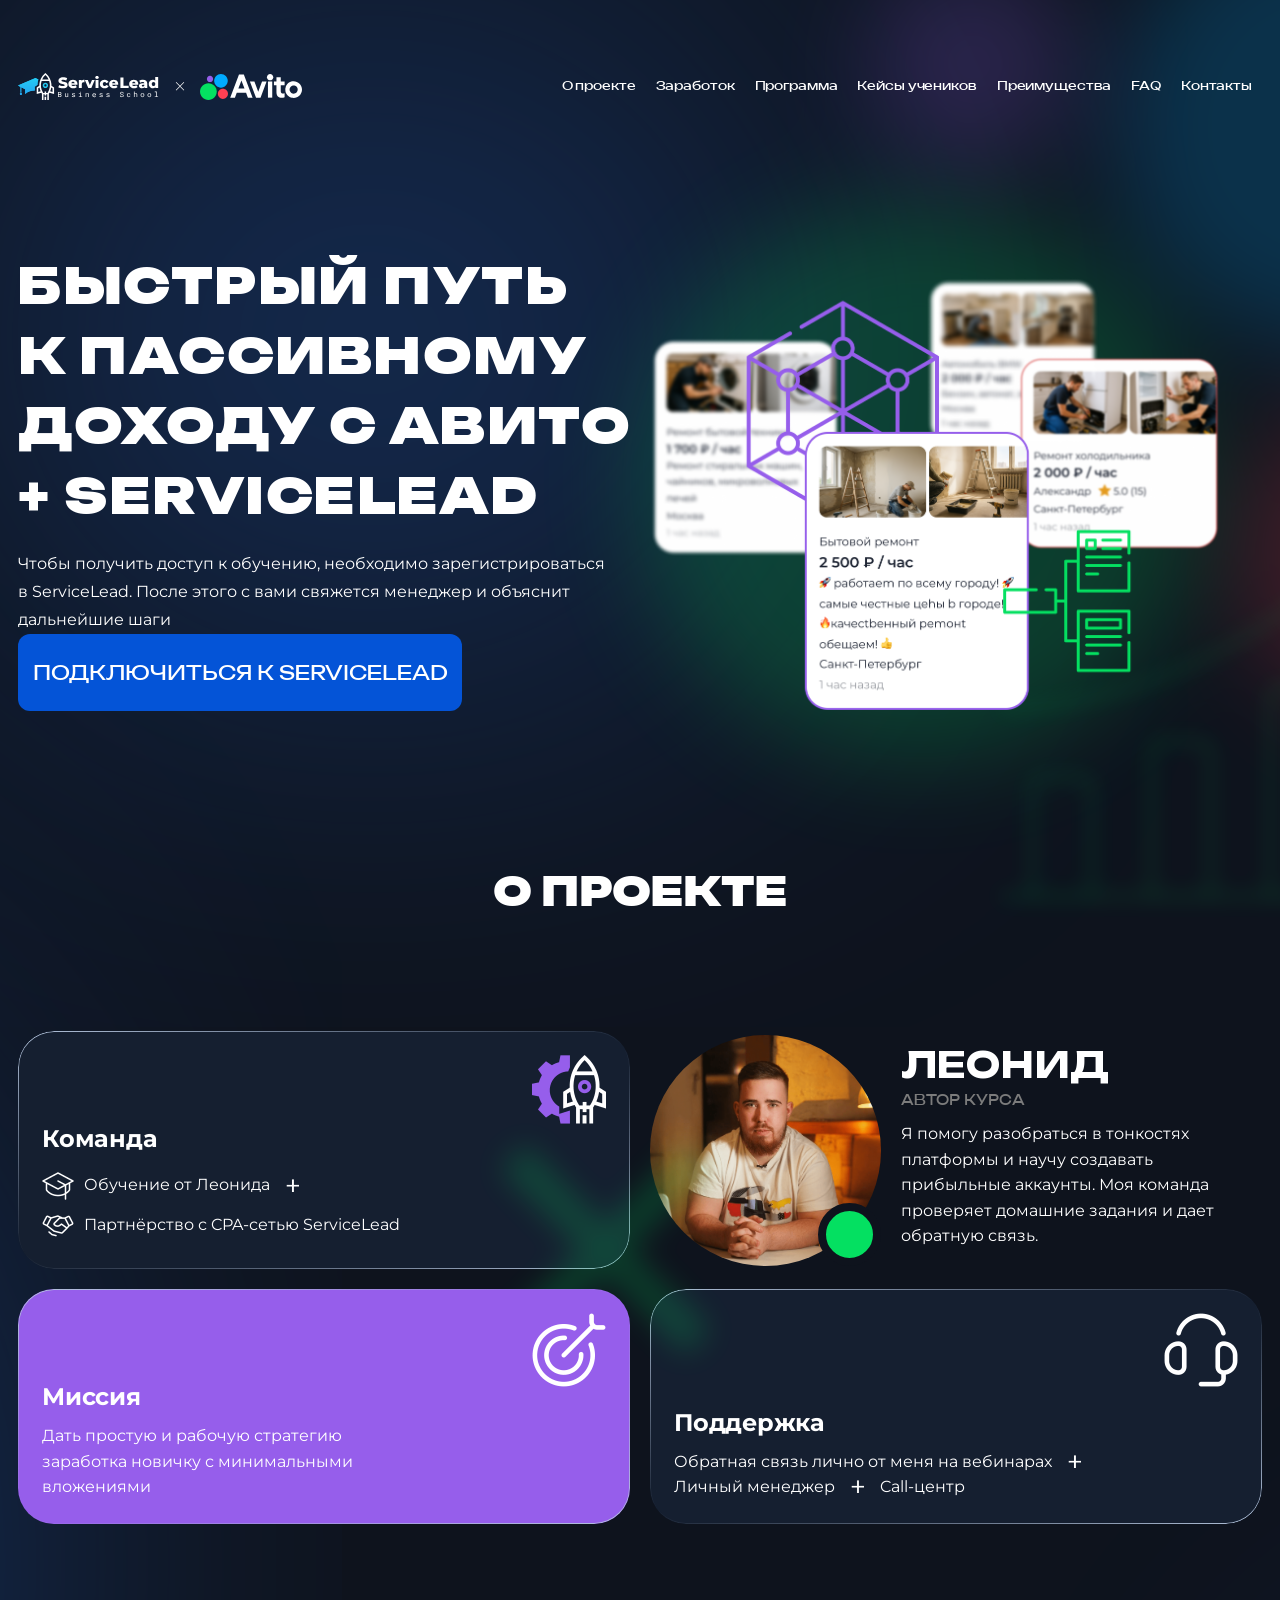
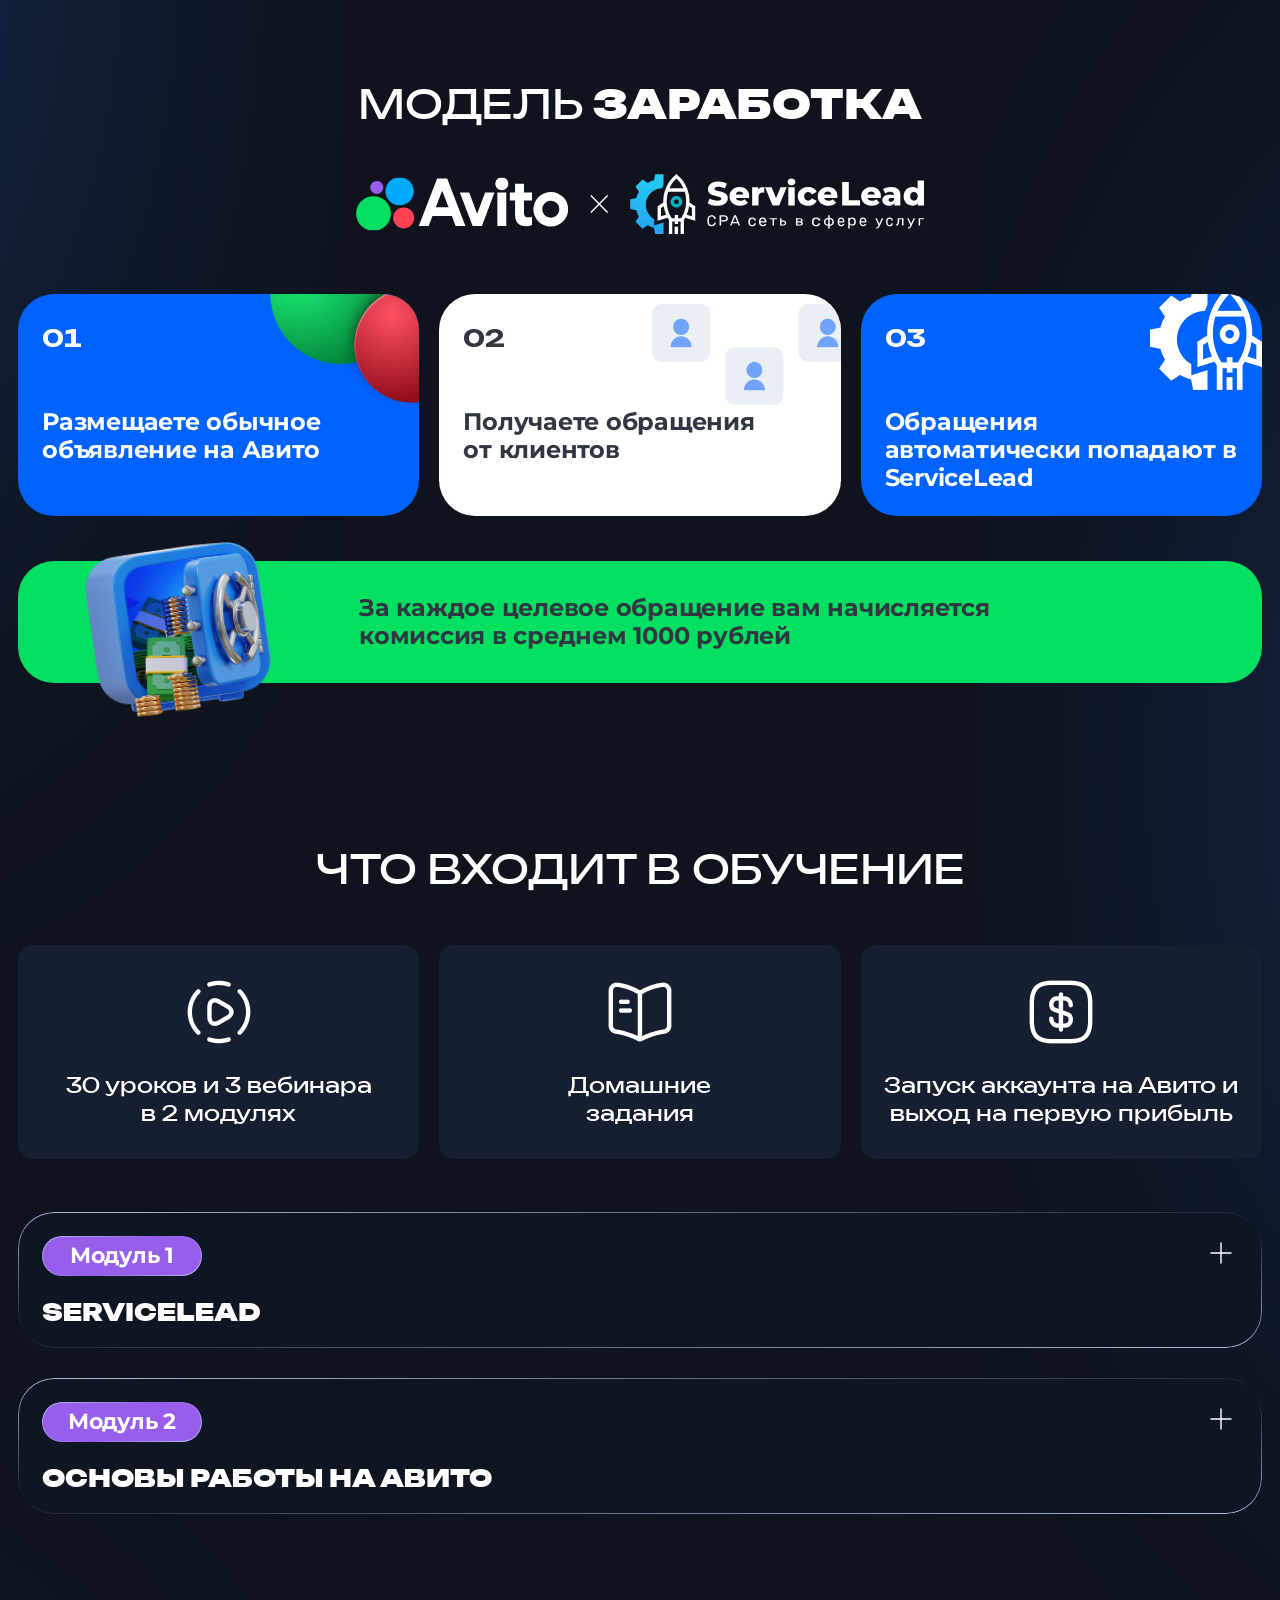
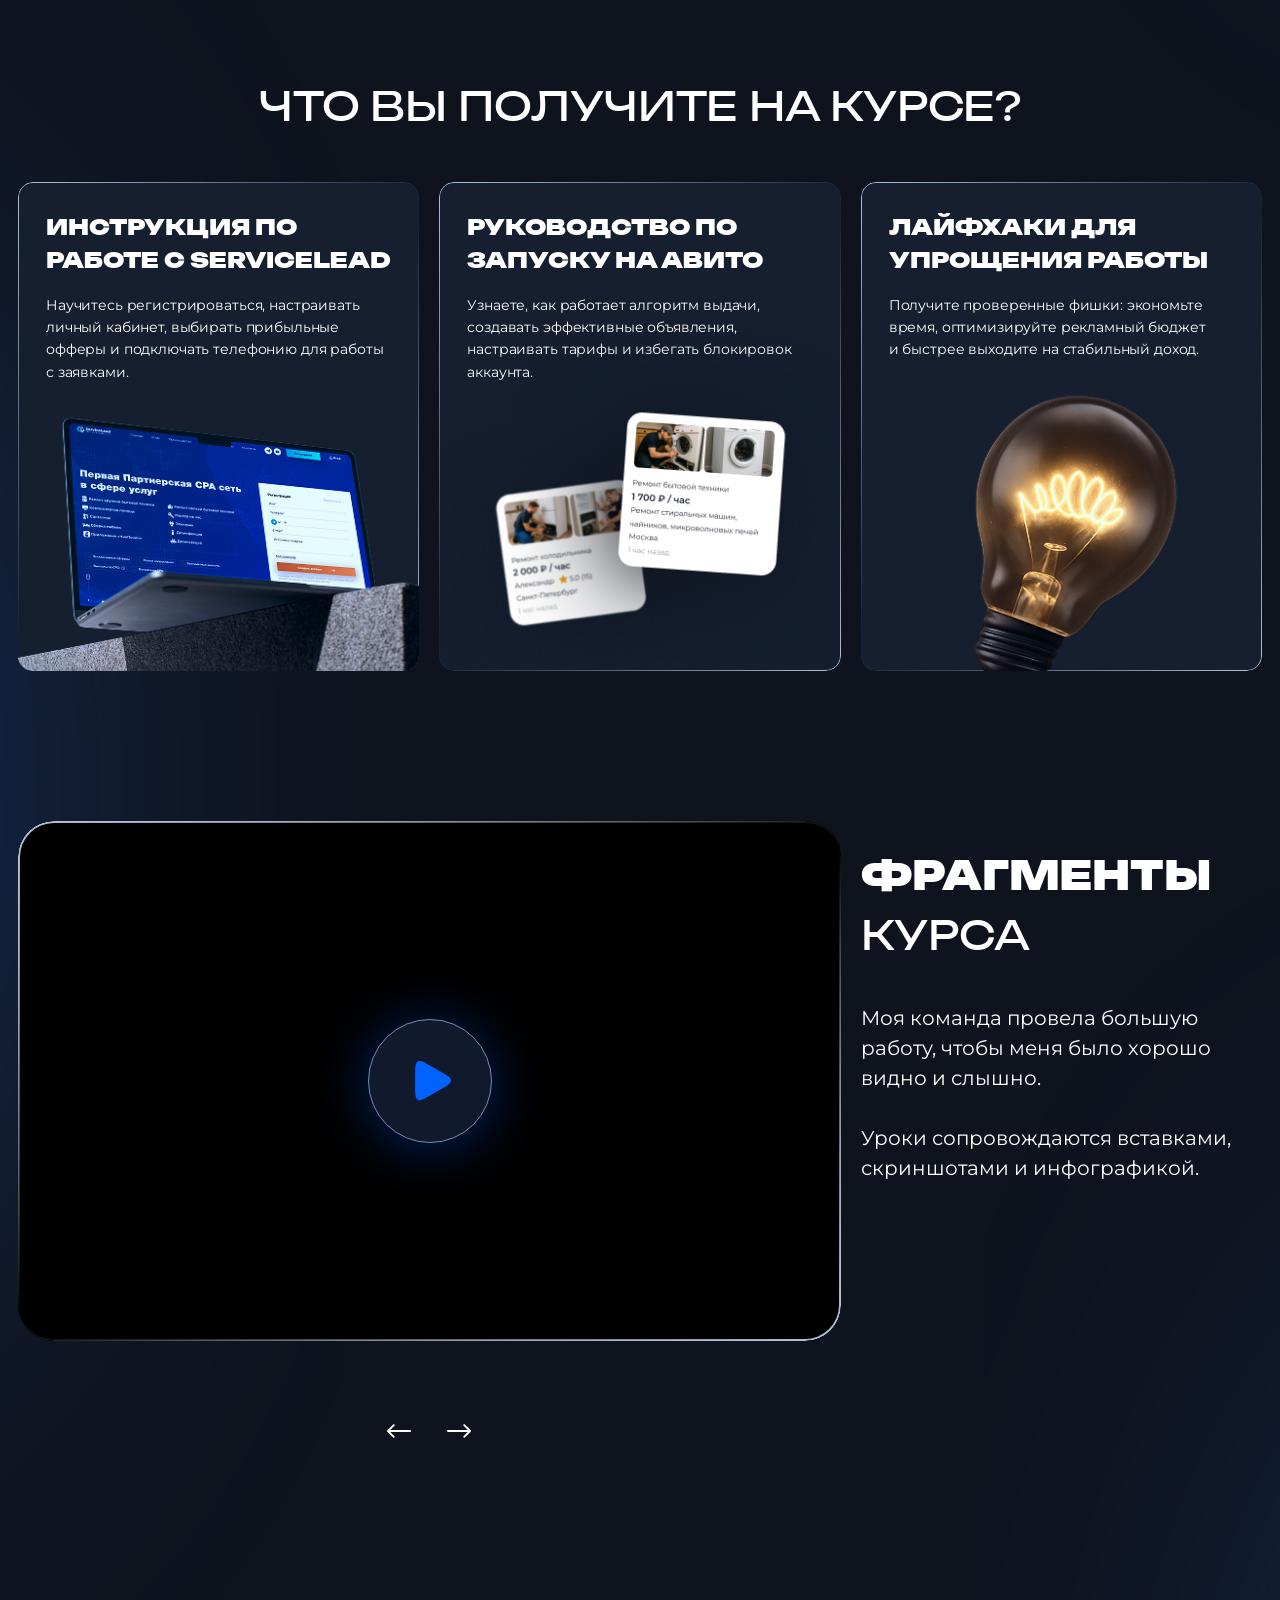
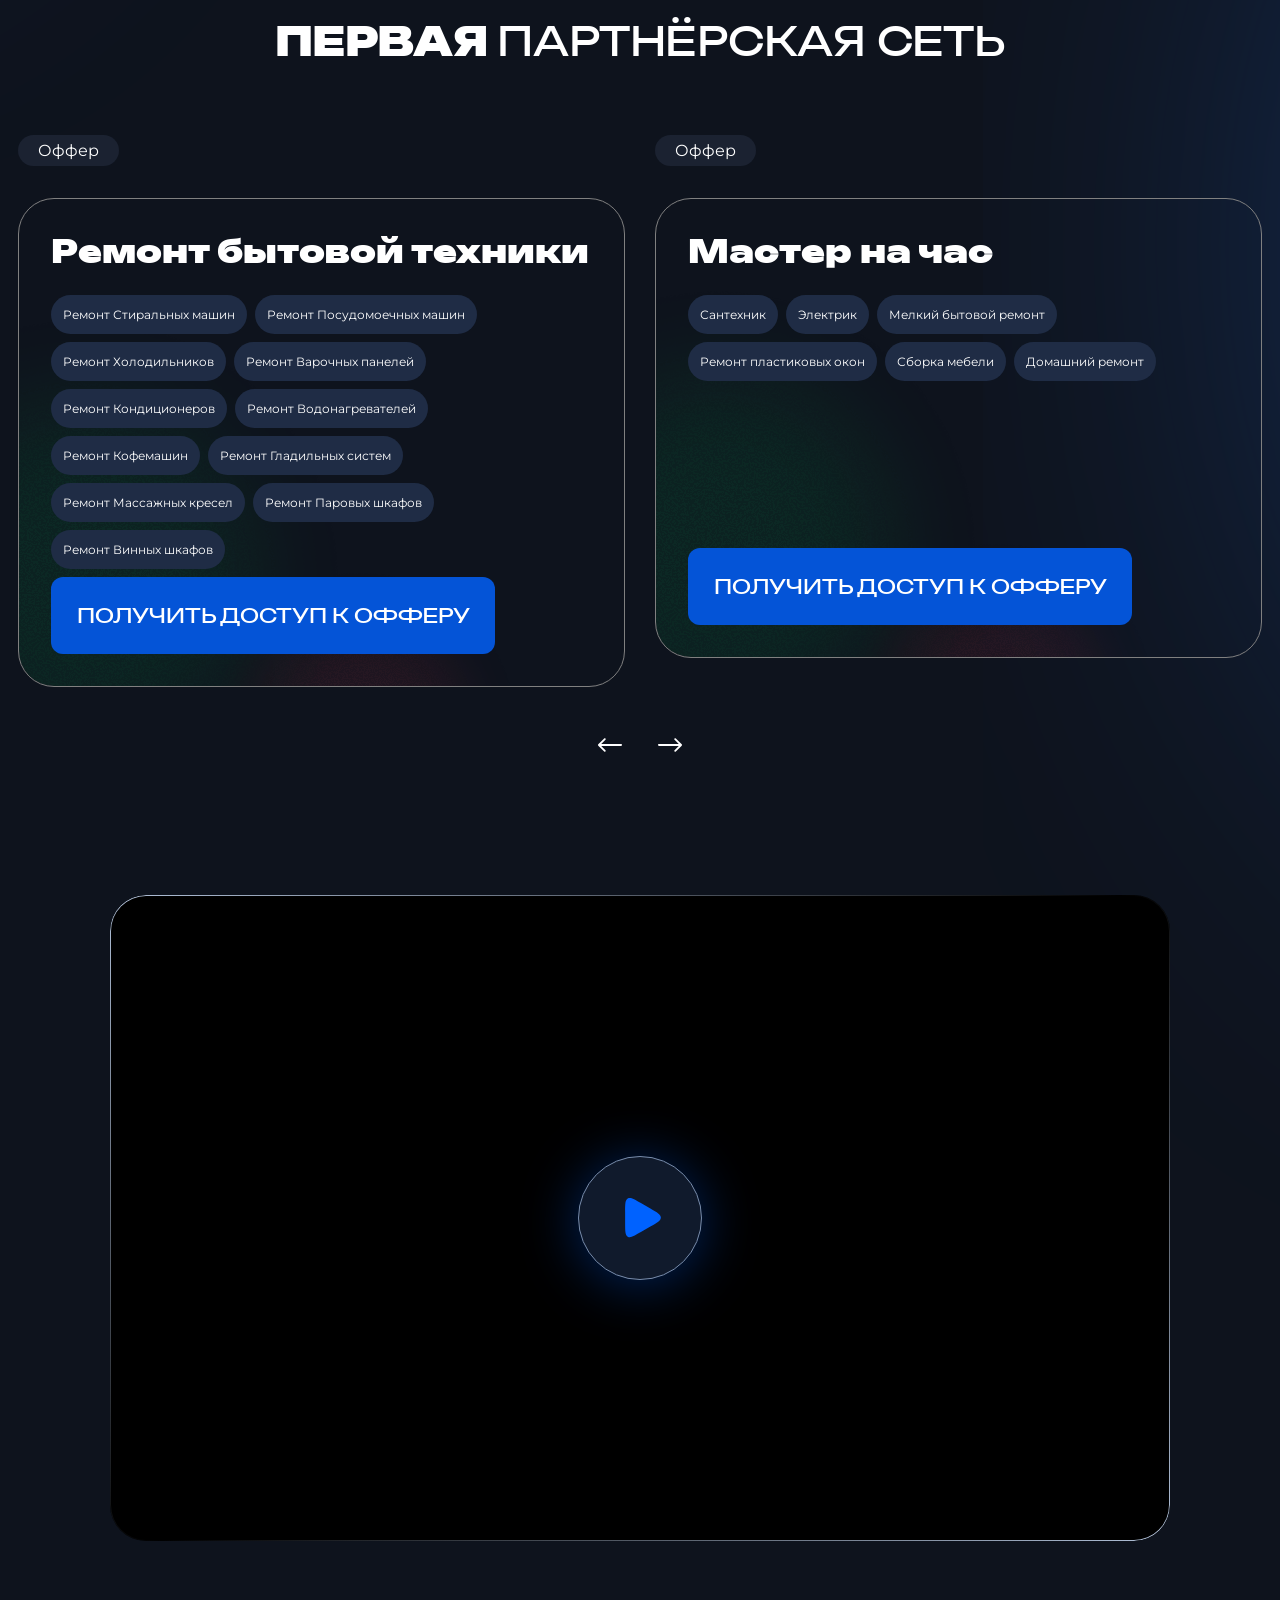
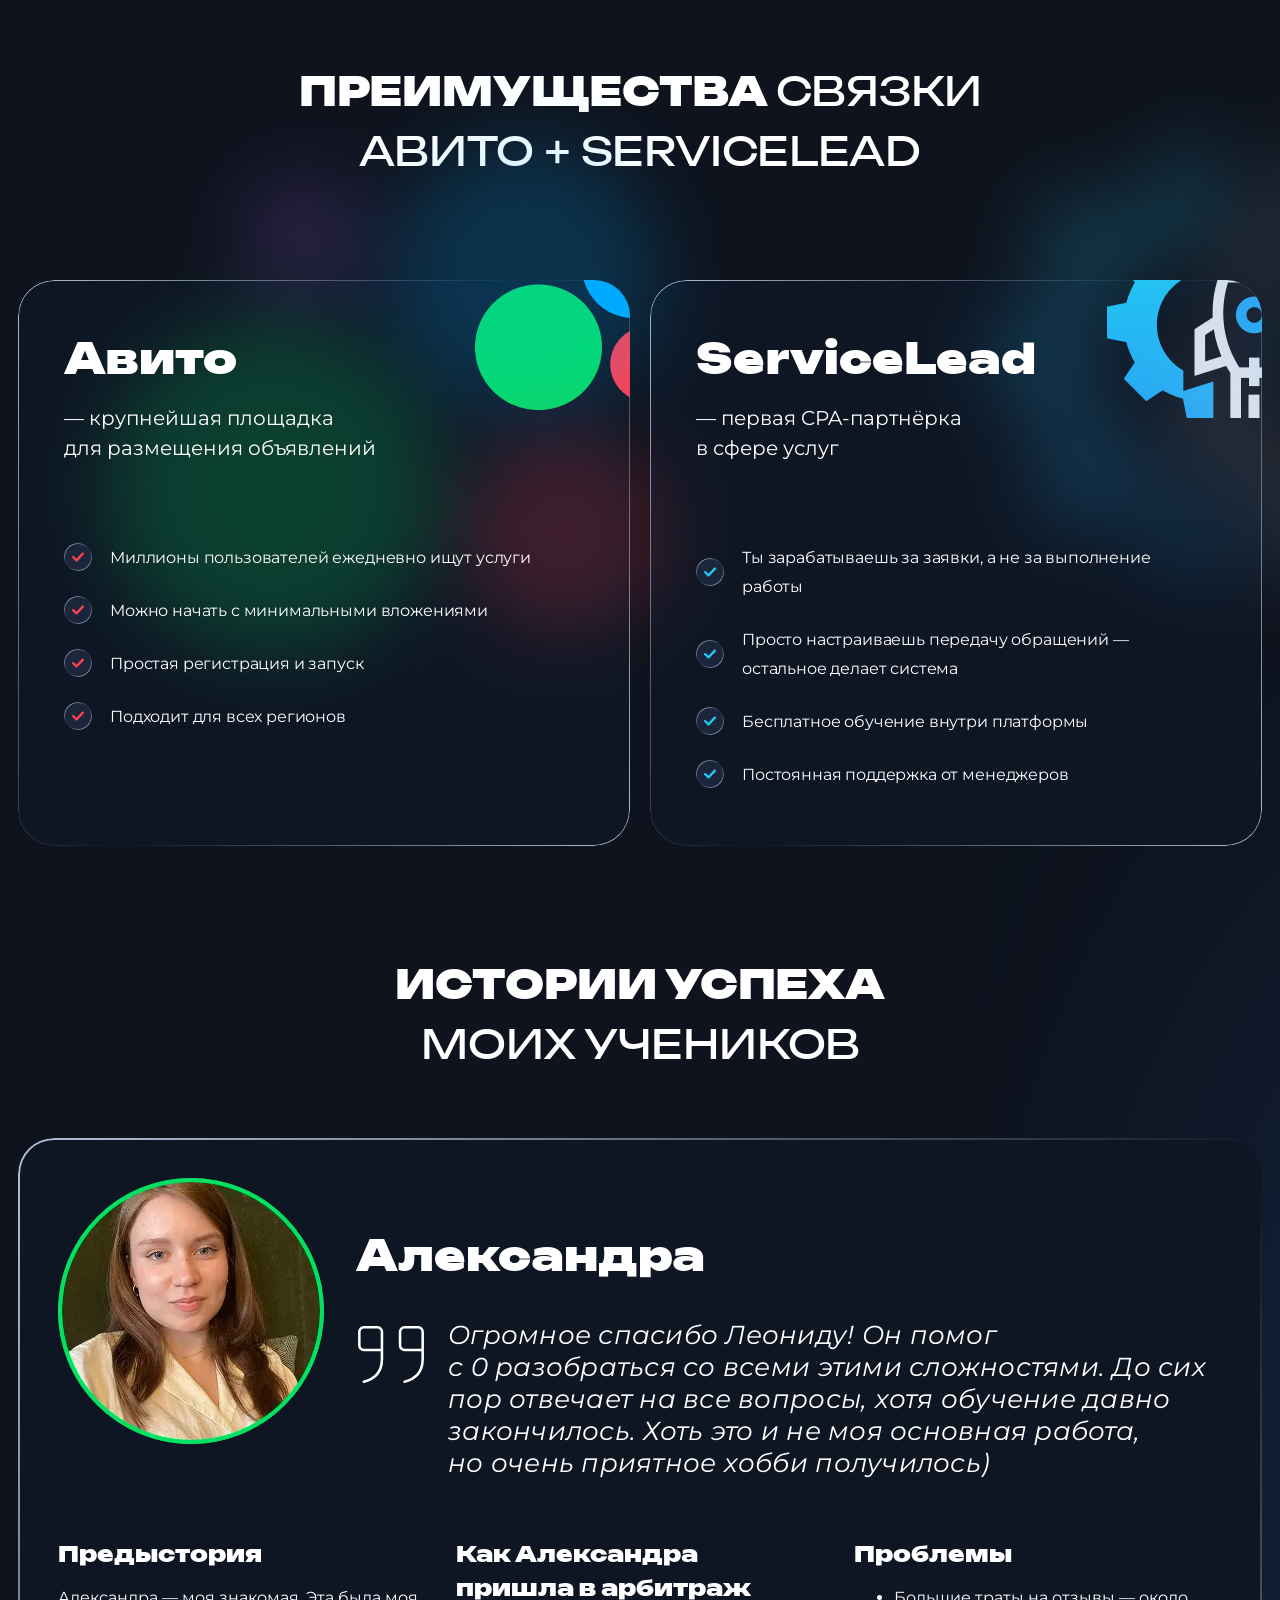
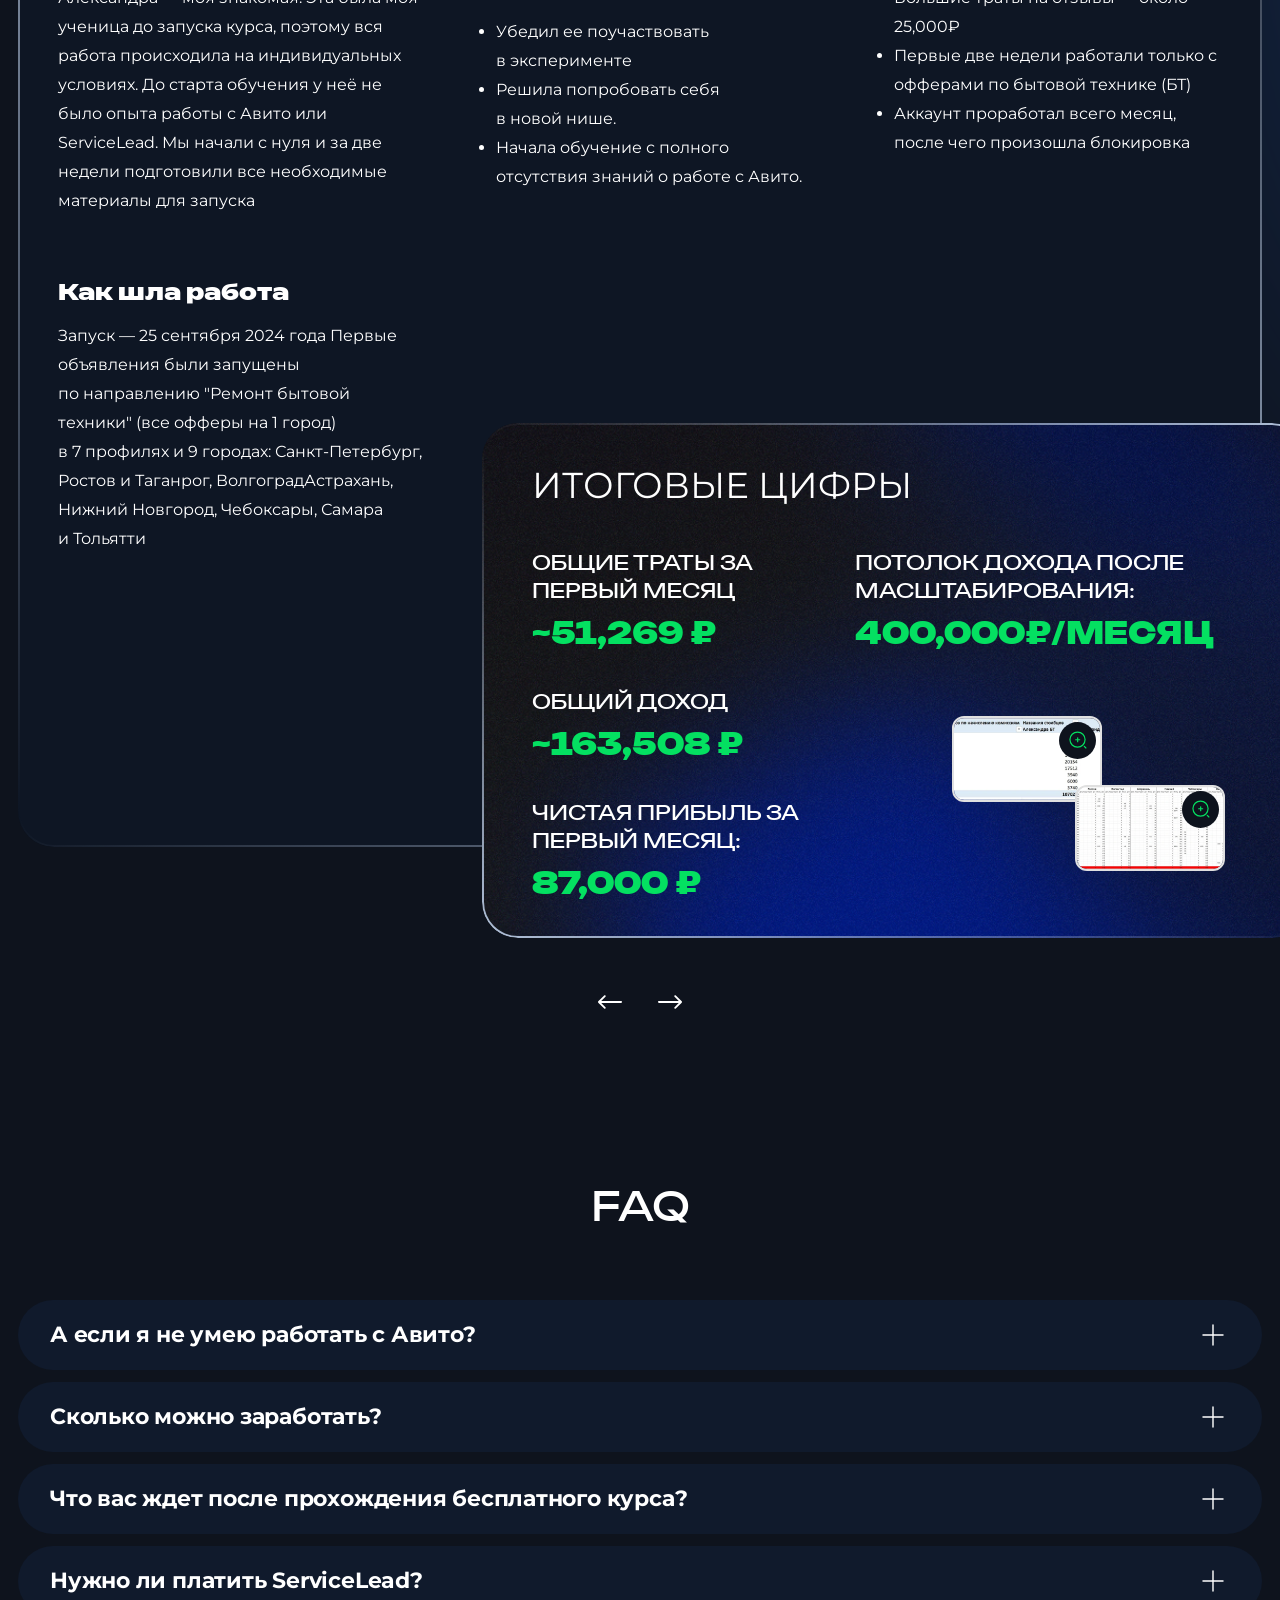
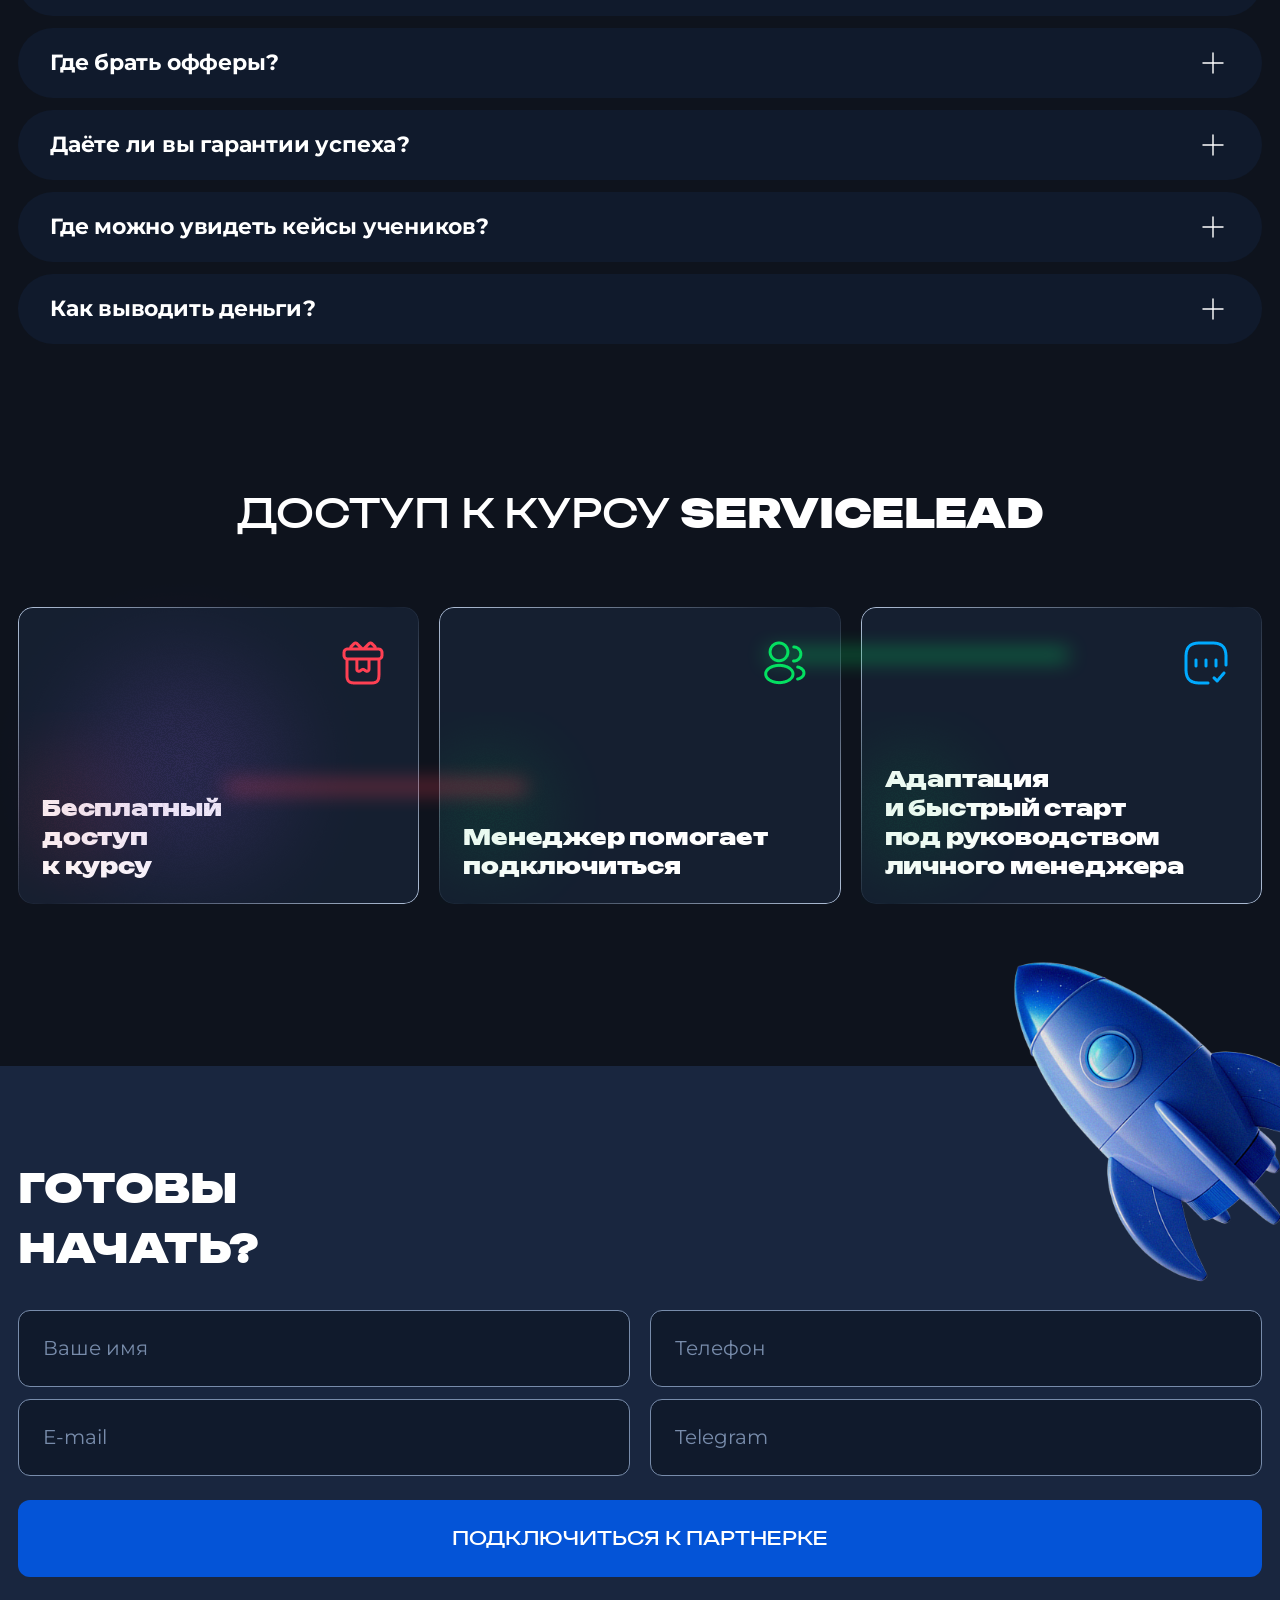
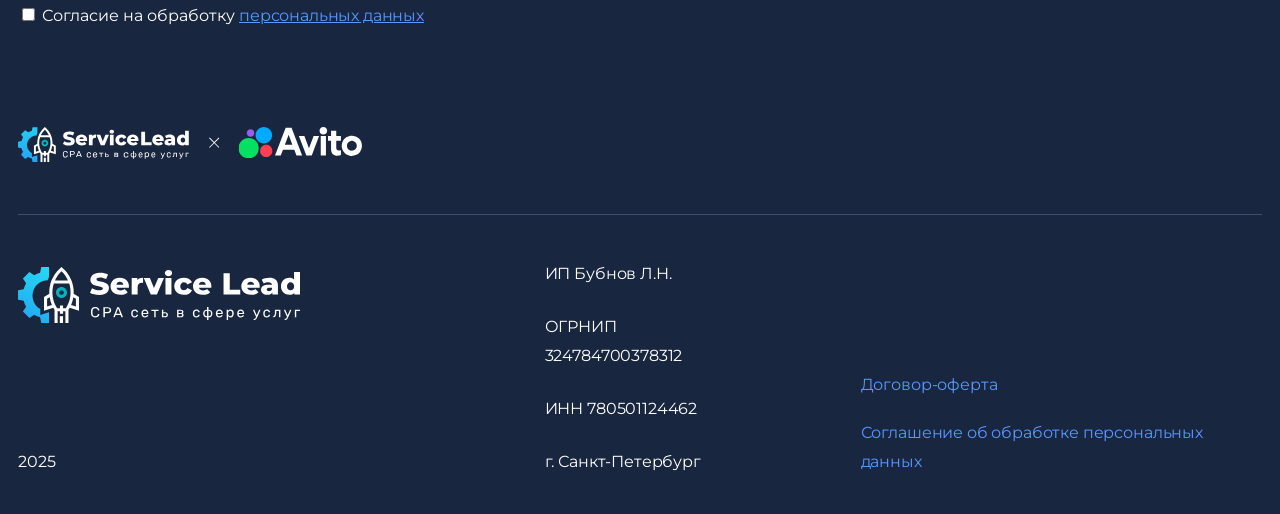
<file: index.html>
<!DOCTYPE html><html lang="ru">
<head>
  <meta charset="UTF-8">
  <meta name="viewport" content="width=360, initial-scale=1">
  <title>Авитолог — курсы по продвижению на Авито</title>
  <meta name="description" content="Пройдя курсы авитолога, вы обучитесь всем инструментам для профессиональной настройки рекламного трафика через Авито для вашего бизнеса. Обучение специалистов по Авито с партнерами в сфере услуг СервисЛид научат вас с нуля создавать, настраивать и запускать прибыльные рекламные кампании. Начни зарабатывать на Авито уже сегодня с партнерской программой ServiceLead!">
  <link rel="preconnect" href="https://fonts.googleapis.com">
  <link rel="preconnect" href="https://fonts.gstatic.com" crossorigin>
  <link href="https://fonts.googleapis.com/css2?family=Montserrat:ital,wght@0,100..900;1,100..900&amp;display=swap" rel="stylesheet">
  <link rel="stylesheet" href="assets/css/vendor.css">
  <link rel="stylesheet" href="assets/css/new.css">
  <link rel="stylesheet" href="assets/css/style.css">
  <link rel="icon" type="image/png" href="assets/favicon/favicon-96x96.png" sizes="96x96">
  <link rel="icon" type="image/svg+xml" href="assets/favicon/favicon.svg">
  <link rel="shortcut icon" href="assets/favicon/favicon.ico">
  <link rel="apple-touch-icon" sizes="180x180" href="assets/favicon/apple-touch-icon.png">
  <meta name="apple-mobile-web-app-title" content="SL Avito">
  <link rel="manifest" href="assets/favicon/site.webmanifest">
</head><body>

<header class="header">	 
	<div class="content-wrap">
	<a class="header__logo" href="https://servicelead.ru/" target="_blank">
		<img src="assets/images/logo.svg"/>
	</a>
	<div class="header__links hide-lg">
		<a class="header__link" href="#about">О проекте</a>
		<a class="header__link" href="#model">Заработок</a>
		<a class="header__link" href="#study">Программа</a>
		<a class="header__link" href="#cases">Кейсы учеников</a>
		<a class="header__link" href="#adv">Преимущества</a>
		<a class="header__link" href="#faq">FAQ</a>
		<a class="header__link" href="#contacts">Контакты</a>
	</div>

	<div class="header__menu-btn hide-xl show-lg-flex">
		<span></span><span></span><span></span>
	</div>
	</div>
</header>

<div class="page-wrap">
  <section class="section heroscreen">
    <div class="content-wrap">
      <div class="heroscreen__wrap">
          <div class="heroscreen__left">
            <h1 class="heroscreen__title">
              Быстрый путь к&nbsp;пассивному доходу&nbsp;с&nbsp;Авито +&nbsp;ServiceLead
            </h1>
            <div class="heroscreen__text">
              Чтобы получить доступ к&nbsp;обучению, необходимо зарегистрироваться в&nbsp;ServiceLead. 
              После этого с&nbsp;вами свяжется менеджер и&nbsp;объяснит дальнейшие&nbsp;шаги
            </div>	
			<a class="button cost__item-btn" href="#contacts">Подключиться к ServiceLead</a>
          </div>
        <div class="heroscreen__right hide-md">
          <img class="heroscreen__right__img" src="assets/images/hero/hero-avito-offers.png" alt="alt" />
        </div>

      </div>
    </div>
    <img class="heroscreen__blur hide-md" src="assets/images/bg-blur-1.svg" alt>
    <img class="heroscreen__avito-blur hide-md" src="assets/images/hero/hero-avito-circles.svg" alt=""/>
	<img class="heroscreen__diagram hide-md" src="assets/images/hero/hero-diagram.svg" alt=""/>
  </section>


	<section class="section about-project">
		<div class="content-wrap">
			<a class="anchor" id="about"></a>
			<h2 class="section__title centered"><span>о проекте</span></h2>
			<div class="about-project__grid">
				<div class="about-project__item bg-black">
					<div class="about-project__item-title">Команда</div>
					<div class="about-project-item__text-block about-project-item__text-block-1">
						<div class="about-project__item-icon">
							<img class="about-project__item-img" src="assets/images/about/about-study-icon-1.png" alt="">
						</div>
						<div class="about-project__item-text">Обучение от Леонида</div>
						<div class="about-project__item-plus">
							<img class="img" src="assets/images/about/about-icon-plus.png" alt="">
						</div>
					</div>
					<div class="about-project-item__text-block about-project-item__text-block-1">
						<img class="about-project__item-icon" src="assets/images/about/about-partner-icon-2.png" alt="">
						<div class="about-project__item-text">Партнёрство с CPA-сетью ServiceLead</div>
					</div>
					<img class="about-project__item-decor" src="assets/images/about/about-icon-1.png" alt="">
				</div>
				<div class="about-project__item--author">
					<div class="about-project-left">
						<div class="about-project-author__img">
							<img class="img" src="assets/images/about/about-author.png" alt="alt">
							<div class="about-project-author__green-circle"></div>
						</div>

						<div class="about-project-author__mobile">
							<div class="about-project-right__author-name">Леонид</div>
							<div class="about-project-right__author-subtitle">Автор курса</div>
						</div>
					</div>
					
					<div class="about-project-right">
						<div class="about-project-right__author-name hide-xs">Леонид</div>
						<div class="about-project-right__author-subtitle hide-xs">Автор курса</div>
						<div class="about-project__item-text">Я&nbsp;помогу разобраться в&nbsp;тонкостях платформы и&nbsp;научу создавать прибыльные аккаунты. Моя&nbsp;команда проверяет домашние задания и&nbsp;дает обратную связь.</div>
					</div>
				</div>
				<div class="about-project__item bg-purple">
					<div class="about-project__item-title ">Миссия</div>
					<div class="about-project__item-text">Дать простую и&nbsp;рабочую стратегию<br> заработка новичку с&nbsp;минимальными<br> вложениями</div>
					<img class="about-project__item-decor" src="assets/images/about/about-icon-2.png" alt="">
				</div>
				<div class="about-project__item bg-black">
					<div class="about-project__item-title">Поддержка</div>

					<div class="about-project-item__text-block">
						<div class="about-project__item-text">Обратная связь лично от меня на вебинарах</div>
						<div class="about-project__item-plus">
							<img class="img" src="assets/images/about/about-icon-plus.png" alt="">
						</div>
					</div>

					<div class="about-project-item__text-block">
						<div class="about-project__item-text">Личный менеджер</div>
						<div class="about-project__item-plus">
							<img class="img" src="assets/images/about/about-icon-plus.png" alt="">
						</div>
						<div class="about-project__item-text">Call-центр</div>
					</div>


					<img class="about-project__item-decor" src="assets/images/about/about-icon-3.png" alt="">
				</div>
					
			</div>
			<img class="about-project__decor hide-md show-xs" src="assets/images/about/decor-1-cross.svg" alt=""/>
		</div>
		<img class="about-project__blur hide-md" src="assets/images/bg-blur-2.svg" alt="">
	</section>


	<section class="section model">
		<div class="content-wrap">
			<a class="anchor" id="model"></a>
			<h2 class="section__title centered">Модель <span>заработка</h2>
			<div class="campaign__info">
				<img class="heroscreen__right__img" src="assets/images/logo/logo-model.svg" alt="alt" />
			</div>
			<div class="model__grid">
				<div class="model__item">
					<div class="model__item-num">01</div>
					<div class="model__item-title">Размещаете обычное объявление на&nbsp;Авито</div>
					<img class="model__item-decor model__item-decor-1" src="assets/images/model/icon-1.png" alt="alt">
				</div>
				<div class="model__item">
					<div class="model__item-num">02</div>
					<div class="model__item-title">Получаете обращения от&nbsp;клиентов</div>
					<img class="model__item-decor model__item-decor-2" src="assets/images/model/icon-2.png" alt="alt">
				</div>
				<div class="model__item">
					<div class="model__item-num">03</div>
					<div class="model__item-title">Обращения автоматически попадают&nbsp;в ServiceLead</div>
					<img class="model__item-decor model__item-decor-3" src="assets/images/model/icon-3.png" alt="alt">
				</div>
			</div>

			<div class="cost__discount">
				<div class="cost__discount-item">
					<img class="cost__discount-img" src="assets/images/cost-discount-safe.png" alt="alt">
					<div class="cost__discount-text"><span>За&nbsp;каждое целевое обращение вам начисляется комиссия в&nbsp;среднем 1000 рублей</div>
				</div>
			</div>
		</div>
		<img class="model__blur hide-md" src="assets/images/bg-blur-2.svg" alt="">
	</section>

	<section class="section study">
		<div class="content-wrap"><a class="anchor" id="study"></a>
		<h2 class="section__title centered">Что входит в обучение</h2>
		<div class="study-items">
			<div class="study-item">
				<img class="study-item__icon" src="assets/images/study/icon-1-play.png" alt="">
				<span class="study-item__text study-item__text-1">30&nbsp;уроков и 3&nbsp;вебинара в&nbsp;2&nbsp;модулях</span>
			</div>
			<div class="study-item">
				<img class="study-item__icon" src="assets/images/study/icon-2-book.png" alt="">
				<span class="study-item__text">Домашние <br>задания</span>
			</div>
			<div class="study-item">
				<img class="study-item__icon" src="assets/images/study/icon-3-dollar.png" alt="">
				<span class="study-item__text study-item__text-3">Запуск аккаунта на Авито и выход на первую прибыль</span>
			</div>
		</div>

		<div class="contents__module">
			<div class="contents__module-num">Модуль 1</div>
			<div class="contents__module-title">ServiceLead</div>
			<div class="contents__module-text">Модуль состоит из 5 уроков. Полный разбор функционала личного кабинета и настройка всех необходимых инструментов</div>
			<div class="contents__module-icon">
			<img class="icon plus" src="assets/images/faq/faq_close.svg">
			</div>
		</div>
		<div class="contents__module">
			<div class="contents__module-num">Модуль 2</div>
			<div class="contents__module-title">Основы работы на Авито</div>
			<div class="contents__module-text" style="display: none;">Модуль состоит из&nbsp;22&nbsp;уроков Разберем, как устроена платформа, алгоритмы поиска и&nbsp;выдачи, чтобы ваши объявления всегда были заметными.</div>
			<div class="contents__module-icon">
			<img class="icon plus" src="assets/images/faq/faq_close.svg">
			</div>
		</div>
	</section>

	<section class="section contents">
		<div class="content-wrap"><a class="anchor" id="contents"></a>
			<h2 class="section__title centered">Что вы получите на курсе?</h2>
			<div class="profit-items">
				<div class="profit-item">
					<div class="profit-item__title">Инструкция по <br>работе с&nbsp;ServiceLead</div>
					<div class="profit-item__text">Научитесь регистрироваться, настраивать личный кабинет, выбирать прибыльные офферы и&nbsp;подключать телефонию для работы с&nbsp;заявками.</div>
					<img class="profit-item__decor profit-item__decor-1" src="assets/images/profit/decor-1.png" alt="">
				</div>
				<div class="profit-item">
					<div class="profit-item__title">Руководство&nbsp;по запуску&nbsp;на&nbsp;Авито</div>
					<div class="profit-item__text">Узнаете, как работает алгоритм выдачи, создавать эффективные объявления, настраивать тарифы и&nbsp;избегать блокировок аккаунта.</div>
					<img class="profit-item__decor profit-item__decor-2" src="assets/images/profit/decor-2.png" alt="">
				</div>
				<div class="profit-item">
					<div class="profit-item__title">Лайфхаки для <br>упрощения работы</div>
					<div class="profit-item__text">Получите проверенные фишки: экономьте время, оптимизируйте рекламный бюджет и&nbsp;быстрее выходите на&nbsp;стабильный доход.</div>
					<img class="profit-item__decor profit-item__decor-3" src="assets/images/profit/decor-3.png" alt="">
				</div>
			</div>

			<div class="contents__frags-wrap">
				<div class="contents__frags-left">
					<div class="swiper contents__frags-slider">
						<div class="swiper-wrapper">
							<div class="swiper-slide contents__frags-item">
								<div class="about__video">
									<div class="about__video-inner">
										<div class="about__video-play">
											<img class="icon play" src="assets/images/play-video-icon-2.svg" alt="">
										</div>
										<iframe width="720" height="405" src="https://rutube.ru/play/embed/8b8e35c91c93dcba1bd054fbf74d7732/" frameBorder="0"></iframe>
									</div>
								</div>
							</div>
							<div class="swiper-slide contents__frags-item">
								<img src="assets/images/fragments/contents__frags-img-1.png" alt="">
							</div>
							<div class="swiper-slide contents__frags-item">
								<img src="assets/images/fragments/contents__frags-img-2.png" alt="">
							</div>
							<div class="swiper-slide contents__frags-item">
								<img src="assets/images/fragments/contents__frags-img-3.png" alt="">
							</div>
						</div>
						<div class="contents__frags-btns">
							<div class="contents__frags-btn l">
								<img class="icon arrow-l" src="assets/images/slider-arrow-left.svg" alt="">
							</div>
							<div class="contents__frags-btn r">
								<img class="icon arrow-r" src="assets/images/slider-arrow-left.svg" alt="">
							</div>
						</div>
					</div>
				</div>
				<div class="contents__frags-right">
					<div class="contents__frags-title"><span>Фрагменты</span> курса</div>
					<div class="contents__frags-text">Моя команда провела большую работу, чтобы меня было хорошо видно и слышно.<br><br> Уроки сопровождаются вставками, скриншотами и инфографикой.</div>
				</div>
			</div>
		</div>
		<img class="study__blur hide-md" src="assets/images/bg-blur-2.svg" alt="">
	</section>

	<section class="section partner">
		<div class="content-wrap"><a class="anchor" id="partner"></a>
			<h2 class="section__title centered"><span>Первая </span>партнёрская сеть</h2>
			<div class="partner__slider">
				<div class="partner-wrp-items swiper-wrapper">

					<div class="partner-item swiper-slide">
						<div class="partner-item-type">
							Оффер
						</div>
						<div class="partner-item-block">
							<div class="partner-item__title">
								Ремонт бытовой техники
							</div>
							<div class="partner-item__tags">
								<div class="partner-item__tag">Ремонт Стиральных машин</div>
								<div class="partner-item__tag">Ремонт Посудомоечных машин</div>
								<div class="partner-item__tag">Ремонт Холодильников</div>
								<div class="partner-item__tag">Ремонт Варочных панелей</div>
								<div class="partner-item__tag">Ремонт Кондиционеров</div>
								<div class="partner-item__tag">Ремонт Водонагревателей</div>
								<div class="partner-item__tag">Ремонт Кофемашин</div>
								<div class="partner-item__tag">Ремонт Гладильных систем</div>
								<div class="partner-item__tag">Ремонт Массажных кресел</div>
								<div class="partner-item__tag">Ремонт Паровых шкафов</div>
								<div class="partner-item__tag">Ремонт Винных шкафов</div>
							</div>
							<a class="button cost__item-btn" href="#contacts">Получить доступ к офферу</a>
							<img class="partner-item__decor partner-item__decor-1" src="assets/images/partner/decor-ellipse-1-red.svg" alt="">
							<img class="partner-item__decor partner-item__decor-2" src="assets/images/partner/decor-ellipse-2-green.svg" alt="">
						</div>
					</div>

					<div class="partner-item swiper-slide">
						<div class="partner-item-type">
							Оффер
						</div>
						<div class="partner-item-block">
							<div class="partner-item__title">
								Мастер на час
							</div>
							<div class="partner-item__tags">
								<div class="partner-item__tag">Сантехник</div>
								<div class="partner-item__tag">Электрик</div>
								<div class="partner-item__tag">Мелкий бытовой ремонт</div>
								<div class="partner-item__tag">Ремонт пластиковых окон</div>
								<div class="partner-item__tag">Сборка мебели</div>
								<div class="partner-item__tag">Домашний ремонт</div>
							</div>
							<a class="button cost__item-btn" href="#contacts">Получить доступ к офферу</a>
							<img class="partner-item__decor partner-item__decor-1" src="assets/images/partner/decor-ellipse-1-red.svg" alt="">
							<img class="partner-item__decor partner-item__decor-2" src="assets/images/partner/decor-ellipse-2-green.svg" alt="">
						</div>
					</div>

					<div class="partner-item swiper-slide">
						<div class="partner-item-type">
							Оффер
						</div>
						<div class="partner-item-block empty-tags">
							<div class="partner-item__title">
								Компьютерная помощь
							</div>
							<div class="partner-item__tags">
							</div>
							<a class="button cost__item-btn" href="#contacts">Получить доступ к офферу</a>
							<img class="partner-item__decor partner-item__decor-1" src="assets/images/partner/decor-ellipse-1-red.svg" alt="">
							<img class="partner-item__decor partner-item__decor-2" src="assets/images/partner/decor-ellipse-2-green.svg" alt="">
						</div>
					</div>

					<div class="partner-item swiper-slide">
						<div class="partner-item-type">
							Оффер
						</div>
						<div class="partner-item-block empty-tags">
							<div class="partner-item__title">
								Ремонт телевизоров	
							</div>
							<div class="partner-item__tags">
							</div>
							<a class="button cost__item-btn" href="#contacts">Получить доступ к офферу</a>
							<img class="partner-item__decor partner-item__decor-1" src="assets/images/partner/decor-ellipse-1-red.svg" alt="">
							<img class="partner-item__decor partner-item__decor-2" src="assets/images/partner/decor-ellipse-2-green.svg" alt="">
						</div>
					</div>

					<div class="partner-item swiper-slide">
						<div class="partner-item-type">
							Оффер
						</div>
						<div class="partner-item-block empty-tags">
							<div class="partner-item__title">
								Дезинсекция<br>
								и&nbsp;дезинфекция
							</div>
							<div class="partner-item__tags">
							</div>
							<a class="button cost__item-btn" href="#contacts">Получить доступ к офферу</a>
							<img class="partner-item__decor partner-item__decor-1" src="assets/images/partner/decor-ellipse-1-red.svg" alt="">
							<img class="partner-item__decor partner-item__decor-2" src="assets/images/partner/decor-ellipse-2-green.svg" alt="">
						</div>
					</div>

				</div>
			</div>

			<div class="partner__slider-btns">
				<div class="partner__slider-btn l swiper-button-disabled" tabindex="-1" role="button" aria-label="Previous slide" aria-controls="swiper-wrapper-9ce7094fd34e1082a" aria-disabled="true">
					<img class="icon arrow-l" src="assets/images/slider-arrow-left.svg" alt="">
				</div>
				<div class="partner__slider-btn r" tabindex="0" role="button" aria-label="Next slide" aria-controls="swiper-wrapper-9ce7094fd34e1082a" aria-disabled="false">
					<img class="icon arrow-r" src="assets/images/slider-arrow-left.svg" alt="">
				</div>
			</div>

			<div class="partner-video">
				<div class="partner-video-item partner__video-inner">
					<div class="partner__video-play">
						<img class="icon play" src="assets/images/play-video-icon-2.svg" alt="">
					</div>
					<iframe class="partner-video-item__frame" src="https://vkvideo.ru/video_ext.php?oid=-145462687&id=456239344&hd=2&autoplay=1" allow="encrypted-media; fullscreen; picture-in-picture; screen-wake-lock;" frameborder="0" allowfullscreen></iframe>
				</div>
			</div>
		</div>
		<img class="partner__blur hide-md" src="assets/images/bg-blur-2.svg" alt="">
	</section>

	<section class="section adv">
		<div class="content-wrap"><a class="anchor" id="adv"></a>
			<h2 class="section__title centered">
				<span>Преимущества </span>связки<br> 
				Авито + ServiceLead
			</h2>
			  
			<div class="adv__info-wrap">
				<div class="adv__info-item">
					<div class="adv__info-title">Авито</div>
					<div class="adv__info-subtitle">— крупнейшая площадка <br>для размещения объявлений</div>
					<div class="adv__info-text">
						<div class="contents__info-icon">
							<img class="icon x" src="assets/images/adv/check-mark--red.svg" alt="">
						</div>
						Миллионы пользователей ежедневно ищут услуги
					</div>
					<div class="adv__info-text">
						<div class="contents__info-icon">
							<img class="icon x" src="assets/images/adv/check-mark--red.svg" alt="">
						</div>
						Можно начать с минимальными вложениями
					</div>
					<div class="adv__info-text">
						<div class="contents__info-icon">
							<img class="icon x" src="assets/images/adv/check-mark--red.svg" alt="">
						</div>
						Простая регистрация и запуск
					</div>
					<div class="adv__info-text">
						<div class="contents__info-icon">
							<img class="icon x" src="assets/images/adv/check-mark--red.svg" alt="">
						</div>
						Подходит для всех регионов
					</div>
					<img class="contents__info-img" src="assets/images/adv/decor-1.png" alt="">
				</div>
				<div class="adv__info-item">
					<div class="adv__info-title">ServiceLead</div>
					<div class="adv__info-subtitle">— первая CPA-партнёрка <br>в сфере услуг</div>
					<div class="adv__info-text">
						<div class="contents__info-icon">
							<img class="icon x" src="assets/images/adv/check-mark--blue.svg" alt="">
						</div>Ты зарабатываешь за заявки, а не за выполнение работы
					</div>
					<div class="adv__info-text">
						<div class="contents__info-icon">
							<img class="icon x" src="assets/images/adv/check-mark--blue.svg" alt="">
						</div>Просто настраиваешь передачу обращений — остальное делает система
					</div>
					<div class="adv__info-text">
						<div class="contents__info-icon">
							<img class="icon x" src="assets/images/adv/check-mark--blue.svg" alt="">
						</div>Бесплатное обучение внутри платформы
					</div>
					<div class="adv__info-text">
						<div class="contents__info-icon">
							<img class="icon x" src="assets/images/adv/check-mark--blue.svg" alt="">
						</div>Постоянная поддержка от менеджеров
					</div>
					<img class="contents__info-img" src="assets/images/adv/decor-2.png" alt="">
				</div>
			</div>
      <img class="adv__info-decor adv__info-decor-1 hide-md" src="assets/images/adv/adv-avito-decor.svg" alt=""> 
			<img class="adv__info-decor adv__info-decor-2 hide-md" src="assets/images/adv/adv-settings-decor.svg" alt="">
		</div>
	</section>

	<section class="section cases">
		<div class="content-wrap">
			<a class="anchor" id="cases"></a>
			<h2 class="section__title centered"><span>Истории успеха</span><br> моих учеников</h2>
			<div class="swiper cases__slider swiper-initialized swiper-horizontal swiper-autoheight swiper-backface-hidden">
				<div class="swiper-wrapper">

				<div class="swiper-slide cases__item swiper-slide-active" role="group" aria-label="1 / 6" style="width: 1276px; margin-right: 150px;">
					<div class="cases__item-head">
					<div class="cases__item-img">
						<picture class="cases__img-1">
							<source srcset="assets/images/students/cases__img-1.webp" type="image/webp">
							<source srcset="assets/images/students/cases__img-1.png" type="image/png">
							<img src="assets/images/students/cases__img-1.png" alt="alt">
						</picture>
					</div>
					<div class="cases__item-right">
						<div class="cases__item-name">Александра</div>
						<div class="cases__item-quote">
						<img class="icon quote" src="assets/images/students/quote.svg" alt="alt">
						Огромное спасибо Леониду! Он&nbsp;помог с&nbsp;0&nbsp;разобраться со&nbsp;всеми этими сложностями. До&nbsp;сих пор отвечает на&nbsp;все вопросы, хотя обучение давно закончилось. Хоть это и&nbsp;не&nbsp;моя основная работа, но&nbsp;очень приятное хобби получилось)
						</div>
					</div>
					</div>
					<div class="cases__item-columns">
					<div class="cases__column">
						<div class="cases__column-title">Предыстория</div>
						<div class="cases__column-text">Александра — моя знакомая. Эта была моя ученица до запуска курса, поэтому вся работа происходила на индивидуальных условиях. До старта обучения у неё не было опыта работы с Авито или ServiceLead. Мы начали с нуля и за две недели подготовили все необходимые материалы для запуска</div>
					</div>
					<div class="cases__column">
						<div class="cases__column-title">Как Александра <br>пришла в&nbsp;арбитраж</div>
						<div class="cases__column-text">
						<ul>
							<li>Убедил ее&nbsp;поучаствовать в&nbsp;эксперименте</li>
							<li>Решила попробовать себя в&nbsp;новой&nbsp;нише.</li>
							<li>Начала обучение с&nbsp;полного отсутствия знаний о&nbsp;работе с&nbsp;Авито.</li>
						</ul>
						</div>
					</div>
					<div class="cases__column">
						<div class="cases__column-title">Проблемы</div>
						<div class="cases__column-text">
						<ul>
							<li>Большие траты на отзывы — около 25,000₽</li>
							<li>Первые две недели работали только с офферами по бытовой технике (БТ)</li>
							<li>Аккаунт проработал всего месяц, после чего произошла блокировка</li>
						</ul>
						</div>
					</div>
					<div class="cases__column">
						<div class="cases__column-title">Как шла работа</div>
						<div class="cases__column-text">
							Запуск&nbsp;— 25&nbsp;сентября 2024 года Первые объявления были запущены по&nbsp;направлению "Ремонт бытовой техники" (все офферы на&nbsp;1&nbsp;город) в&nbsp;7&nbsp;профилях и&nbsp;9&nbsp;городах:
							Санкт-Петербург, Ростов и&nbsp;Таганрог, ВолгоградАстрахань, Нижний Новгород, Чебоксары, Самара и&nbsp;Тольятти
						</div>
					</div>
					</div>
					<div class="cases__total">
					<div class="cases__total-title">ИТОГОВЫЕ ЦИФРЫ</div>
					<div class="cases__total-item">
						<div class="cases__total-subtitle">Общие траты за первый месяц</div>
						<div class="cases__total-amount">~51,269 ₽</div>
					</div>
					<div class="cases__total-item">
						<div class="cases__total-subtitle">Общий доход</div>
						<div class="cases__total-amount">~163,508 ₽</div>
					</div>
					<div class="cases__total-item">
						<div class="cases__total-subtitle">Чистая прибыль за первый месяц:</div>
						<div class="cases__total-amount">87,000 ₽</div>
					</div>
					<div class="cases__total-item">
						<div class="cases__total-subtitle">Потолок дохода после масштабирования:</div>
						<div class="cases__total-amount">400,000₽/месяц</div>
					</div>
					<div class="cases__total-images">
						<a class="cases__total-image" href="assets/images/students/cases__total-img-1-1.png" data-fancybox="case-1">
							<picture class="cases__total-img-1-1">
								<source srcset="assets/images/students/cases__total-img-1-1.webp" type="image/webp">
								<source srcset="assets/images/students/cases__total-img-1-1.png" type="image/png">
								<img src="assets/images/students/cases__total-img-1-1.png" alt="alt">
							</picture>
							<div class="cases__total-zoom">
								<img class="icon zoom" src="assets/images/students/search-zoom-in.svg" alt="alt">
							</div>
						</a>
						<a class="cases__total-image" href="assets/images/students/cases__total-img-1-2.png" data-fancybox="case-1">
							<picture class="cases__total-img-1-2">
								<source srcset="assets/images/students/cases__total-img-1-2.webp" type="image/webp">
								<source srcset="assets/images/students/cases__total-img-1-2.png" type="image/png">
								<img src="assets/images/students/cases__total-img-1-2.png" alt="alt">
							</picture>
							<div class="cases__total-zoom">
								<img class="icon zoom" src="assets/images/students/search-zoom-in.svg" alt="alt">
							</div>
						</a>
						</div>
					</div>
				</div>
				<div class="swiper-slide cases__item" role="group" aria-label="5 / 6" style="width: 1276px; margin-right: 150px;">
					<div class="cases__item-head">
					<div class="cases__item-img">
						<picture class="cases__img-2">
							<source srcset="assets/images/students/cases__img-2.webp" type="image/webp">
							<source srcset="assets/images/students/cases__img-2.png" type="image/png">
							<img src="assets/images/students/cases__img-2.png" alt="alt">
						</picture>
					</div>
					<div class="cases__item-right">
						<div class="cases__item-name">Роман</div>
							<div class="cases__item-quote">
							<img class="icon quote" src="assets/images/students/quote.svg" alt="alt">
							Отдельно хочу отметить поддержку Леонида&nbsp;&mdash; он&nbsp;всегда на&nbsp;связи, отвечает на&nbsp;любые вопросы и&nbsp;реально помогает разобраться как с&nbsp;Авито, так и&nbsp;с&nbsp;партнёркой.
						</div>
					</div>
					</div>
					<div class="cases__item-columns">
					<div class="cases__column">
						<div class="cases__column-title">Предыстория</div>
						<div class="cases__column-text">До обучения у Леонида работал с партнёркой Сервислид около 3 месяцев, используя свой личный аккаунт Авито. За это время успел разобраться в базовых принципах залива, но всё равно оставались пробелы в знаниях, которые мешали стабильно расти</div>
					</div>
					<div class="cases__column">
						<div class="cases__column-title">Как Роман пришел в&nbsp;арбитраж?</div>
						<div class="cases__column-text">Начал искать обучение по арбитражу трафика через Авито, но попадались в основном курсы авитологов. Даже купил один, но результата не было совсем – пользы для арбитражника там не оказалось</div>
					</div>
					<div class="cases__column">
						<div class="cases__column-title"></div>
						<div class="cases__column-text"></div>
					</div>
					<div class="cases__column">
						<div class="cases__column-title">Проблемы</div>
						<div class="cases__column-text">Главная проблема, с которой я сталкивался – блокировки аккаунтов. За 3 месяца работы у меня заблокировали три верифицированных аккаунта, что сильно тормозило процесс. Каждый раз приходилось их восстанавливать, теряя время и деньги. Пока похвастаться результатами не могу, но работу не останавливаю и уверен, что скоро всё пойдёт лучше</div>
					</div>
					</div>
					<div class="cases__total">
					<div class="cases__total-title">ИТОГОВЫЕ ЦИФРЫ</div>
					<div class="cases__total-item">
						<div class="cases__total-subtitle">Траты</div>
						<div class="cases__total-amount">60-70% <span>от оборота</span></div>
					</div>
					<div class="cases__total-item">
						<div class="cases__total-subtitle">Выручка</div>
						<div class="cases__total-amount">143,241 ₽</div>
					</div>
					<div class="cases__total-item">
						<div class="cases__total-subtitle">Чистая прибыль</div>
						<div class="cases__total-amount">~ 55,000 ₽</div>
					</div>
					<div class="cases__total-images">
						<a class="cases__total-image" href="assets/images/students/cases__total-img-2-1.png" data-fancybox="case-5">
						<picture class="cases__total-img-5-1">
							<source srcset="assets/images/students/cases__total-img-2-1.webp" type="image/webp">
							<source srcset="assets/images/students/cases__total-img-2-1.png" type="image/png"><img src="assets/images/students/cases__total-img-2-1.png" alt="alt">
						</picture>
						<div class="cases__total-zoom">
							<img class="icon zoom" src="assets/images/students/search-zoom-in.svg" alt="alt">
						</div></a><a class="cases__total-image" href="assets/images/students/cases__total-img-2-2.png" data-fancybox="case-5">
						<picture class="cases__total-img-5-2">
							<source srcset="assets/images/students/cases__total-img-2-2.webp" type="image/webp">
							<source srcset="assets/images/students/cases__total-img-2-2.png" type="image/png"><img src="assets/images/students/cases__total-img-2-2.png" alt="alt">
						</picture>
						<div class="cases__total-zoom">
							<img class="icon zoom" src="assets/images/students/search-zoom-in.svg" alt="alt">
						</div></a><a class="cases__total-image" href="assets/images/students/cases__total-img-2-3.png" data-fancybox="case-5">
						<picture class="cases__total-img-5-3">
							<source srcset="assets/images/students/cases__total-img-2-3.webp" type="image/webp">
							<source srcset="assets/images/students/cases__total-img-2-3.png" type="image/png"><img src="assets/images/students/cases__total-img-2-3.png" alt="alt">
						</picture>
						<div class="cases__total-zoom">
							<img class="icon zoom" src="assets/images/students/search-zoom-in.svg" alt="alt">
						</div></a><a class="cases__total-image" href="assets/images/students/cases__total-img-2-4.png" data-fancybox="case-5">
						<picture class="cases__total-img-5-4">
							<source srcset="assets/images/students/cases__total-img-2-4.webp" type="image/webp">
							<source srcset="assets/images/students/cases__total-img-2-4.png" type="image/png"><img src="assets/images/students/cases__total-img-2-4.png" alt="alt">
						</picture>
						<div class="cases__total-zoom">
							<img class="icon zoom" src="assets/images/students/search-zoom-in.svg" alt="alt">
						</div></a></div>
					</div>
				</div>
				<div class="swiper-slide cases__item" role="group" aria-label="4 / 6" style="width: 1276px; margin-right: 150px;">
					<div class="cases__item-head">
					<div class="cases__item-img">
						<picture class="cases__img-3">
							<source srcset="assets/images/students/cases__img-3.webp" type="image/webp">
							<source srcset="assets/images/students/cases__img-3.png" type="image/png">
							<img src="assets/images/students/cases__img-3.png" alt="alt">
						</picture>
					</div>
					<div class="cases__item-right">
						<div class="cases__item-name">Максим</div>
						<div class="cases__item-quote">
						<img class="icon quote" src="assets/images/students/quote.svg" alt="alt">
						Леонид , привет . Хотел сказать тебе спасибо за подсказки , за информацию на канале . Очень много полезного рассказываешь бесплатно . Начал работать 12 дней назад уже получаются не плохие результаты. Вообщем я должник
						</div>
					</div>
					</div>
					<div class="cases__item-columns">
					<div class="cases__column">
						<div class="cases__column-title">Предыстория</div>
						<div class="cases__column-text">Максим — мой ученик, который совмещает основную работу в сфере международной логистики с дополнительным заработком на Авито. До знакомства со мной он уже пробовал работать на платформе, занимаясь перепродажей вещей и ища способы увеличить свой доход</div>
					</div>
					<div class="cases__column">
						<div class="cases__column-title">Как шла работа</div>
						<div class="cases__column-text">Запуск 19 января 2025 года. Максим бесплатно опубликовал объявления на все города ServiceLead в оффере "Ремонт пластиковых окон". Постепенно объявления набирали свой оборот и уже в первую неделю вышли в плюс. Чуть позже запустил дополнительный оффер "Электрик" и в&nbsp;день ему стало приходить комиссии на 10 000 в&nbsp;день</div>
					</div>
					<div class="cases__column">
						<div class="cases__column-title">Проблемы</div>
						<div class="cases__column-text">Максим совсем не работал с рейтингом, что в дальнейшем привело его к проблеме после появления первых негативных отзывов</div>
					</div>
					<div class="cases__column">
						<div class="cases__column-title">Как Максим нашел меня</div>
						<div class="cases__column-text">Осенью 2024 года он наткнулся на стрим со мной на YouTube-канале ServiceLead и подписался на мой Telegram-канал. Вдохновившись моими экспериментами, Максим решил попробовать повторить их. Он начал с оффера "Ремонт пластиковых окон" , используя тариф "Оплата за просмотры"</div>
					</div>
					</div>
					<div class="cases__total">
					<div class="cases__total-title">ИТОГОВЫЕ ЦИФРЫ</div>
					<div class="cases__total-item">
						<div class="cases__total-subtitle">Траты</div>
						<div class="cases__total-amount">~120,000 ₽</div>
					</div>
					<div class="cases__total-item">
						<div class="cases__total-subtitle">Общий доход</div>
						<div class="cases__total-amount">270,990 ₽</div>
					</div>
					<div class="cases__total-item">
						<div class="cases__total-subtitle">Чистая прибыль</div>
						<div class="cases__total-amount">~150,000 ₽</div>
					</div>
					<div class="cases__total-images"><a class="cases__total-image" href="assets/images/students/cases__total-img-4-1.png" data-fancybox="case-4">
						<picture class="cases__total-img-4-1">
							<source srcset="assets/images/students/cases__total-img-4-1.webp" type="image/webp">
							<source srcset="assets/images/students/cases__total-img-4-1.png" type="image/png"><img src="assets/images/students/cases__total-img-4-1.png" alt="alt">
						</picture>
						<div class="cases__total-zoom">
							<img class="icon zoom" src="assets/images/students/search-zoom-in.svg" alt="alt">
						</div></a><a class="cases__total-image" href="assets/images/students/cases__total-img-4-2.png" data-fancybox="case-4">
						<picture class="cases__total-img-4-2">
							<source srcset="assets/images/students/cases__total-img-4-2.webp" type="image/webp">
							<source srcset="assets/images/students/cases__total-img-4-2.png" type="image/png"><img src="assets/images/cases__total-img-4-2.png" alt="alt">
						</picture>
						<div class="cases__total-zoom">
							<img class="icon zoom" src="assets/images/students/search-zoom-in.svg" alt="alt">
						</div></a></div>
					</div>
				</div>
				<div class="swiper-slide cases__item swiper-slide-next" role="group" aria-label="2 / 6" style="width: 1276px; margin-right: 150px;">
					<div class="cases__item-head">
					<div class="cases__item-img">
						<picture class="cases__img-4">
							<source srcset="assets/images/students/cases__img-4.webp" type="image/webp">
							<source srcset="assets/images/students/cases__img-4.png" type="image/png">
							<img src="assets/images/students/cases__img-4.png" alt="alt">
						</picture>
					</div>
					<div class="cases__item-right">
						<div class="cases__item-name">Дмитрий (1 поток)</div>
						<div class="cases__item-quote">
						<img class="icon quote" src="assets/images/students/quote.svg" alt="alt">
						На курсе было все доступно и разобрано, не осталось никаких незакрытых вопросов. Наоборот, я взял для себя много полезного и нашел способы улучшить свою работу. Рад, что обратил внимание на этот курс и купил его. Спасибо Леониду за поддержку и качественное обучение!
						</div>
					</div>
					</div>
					<div class="cases__item-columns">
					<div class="cases__column">
						<div class="cases__column-title">Предыстория</div>
						<div class="cases__column-text">С Сервислидом знаком уже 1,5-2 года. В начале своего пути приходилось собирать по крупицам, не было такой возможности комплексно обучиться азам Авито: от начала создания аккаунта до получения прибыли в партнерке.</div>
					</div>
					<div class="cases__column">
						<div class="cases__column-title">Итоги</div>
						<div class="cases__column-text">После анонса курса и его прохождения появилось понимание как дальше продолжать правильно заливать, а так же выявил свои ошибки, которые ранее совершал. За это спасибо Леониду!</div>
					</div>
					<div class="cases__column">
						<div class="cases__column-title"></div>
						<div class="cases__column-text"></div>
					</div>
					<div class="cases__column">
						<div class="cases__column-title">Проблемы</div>
						<div class="cases__column-text">В октябре 2024 года столкнулся с проблемой: Авито перевело аккаунты услуг на Тариф за просмотры. На тот момент этот тариф слабо работал, по факту был слив бюджета. Временно была приостановка рекламы.</div>
					</div>
					</div>
					<div class="cases__total">
					<div class="cases__total-title">ИТОГОВЫЕ ЦИФРЫ за 3 месяца</div>
					<div class="cases__total-item">
						<div class="cases__total-subtitle">Траты</div>
						<div class="cases__total-amount">47,795 ₽</div>
					</div>
					<div class="cases__total-item">
						<div class="cases__total-subtitle">Выручка</div>
						<div class="cases__total-amount">114,875 ₽</div>
					</div>
					<div class="cases__total-item">
						<div class="cases__total-subtitle">Чистая прибыль</div>
						<div class="cases__total-amount">67,080 ₽</div>
					</div>
					<div class="cases__total-images"><a class="cases__total-image" href="assets/images/students/cases__total-img-4-1.png" data-fancybox="case-2">
						<picture class="cases__total-img-2-1">
							<source srcset="assets/images/students/cases__total-img-4-1.webp" type="image/webp">
							<source srcset="assets/images/students/cases__total-img-4-1.png" type="image/png"><img src="assets/images/cases__total-img-4-1.png" alt="alt">
						</picture>
						<div class="cases__total-zoom">
							<img class="icon zoom" src="assets/images/students/search-zoom-in.svg" alt="alt">
						</div></a></div>
					</div>
				</div>
				<div class="swiper-slide cases__item" role="group" aria-label="6 / 6" style="width: 1276px; margin-right: 150px;">
					<div class="cases__item-head">
					<div class="cases__item-img">
						<picture class="cases__img-5">
							<source srcset="assets/images/students/cases__img-5.webp" type="image/webp">
							<source srcset="assets/images/students/cases__img-5.png" type="image/png">
							<img src="assets/images/students/cases__img-5.png" alt="alt">
						</picture>
					</div>
					<div class="cases__item-right">
						<div class="cases__item-name">Сергей</div>
						<div class="cases__item-quote">
							<img class="icon quote" src="assets/images/students/quote.svg" alt="alt">
							На курсе было все доступно и разобрано, не осталось никаких незакрытых вопросов. Наоборот, я взял для себя много полезного и нашел способы улучшить свою работу. Рад, что обратил внимание на этот курс и купил его. Спасибо Леониду за поддержку и качественное обучение!
						</div>
					</div>
					</div>
					<div class="cases__item-columns">
					<div class="cases__column">
						<div class="cases__column-title">Предыстория</div>
						<div class="cases__column-text">
						Сергей запустился в районе 10 декабря, но в течение недели не повезло — его аккаунт был заблокирован. Это стало неожиданностью и работа полностью остановилась.<br>
						До Нового года мы добивались разблокировки и только к 1 января аккаунт был разблокирован. Но результаты, как это часто бывает после таких ситуаций, были не лучшими.<br>
						Однако Сергей продолжил работать и постепенно раскручивает свой аккаунт.
						</div>
					</div>
					<div class="cases__column">
						<div class="cases__column-title"></div>
						<div class="cases__column-text">
						</div>
					</div>
					<div class="cases__column">
						<div class="cases__column-title"></div>
						<div class="cases__column-text"></div>
					</div>
					</div>
					<div class="cases__total">
					<div class="cases__total-title">ИТОГОВЫЕ ЦИФРЫ за 3 месяца</div>
					<div class="cases__total-item">
						<div class="cases__total-subtitle">Общие траты</div>
						<div class="cases__total-amount">29,546 ₽</div>
					</div>
					<div class="cases__total-item">
						<div class="cases__total-subtitle">Общий доход</div>
						<div class="cases__total-amount">142,040 ₽</div>
					</div>
					<div class="cases__total-item">
						<div class="cases__total-subtitle">Чистая прибыль</div>
						<div class="cases__total-amount">67,080 ₽</div>
					</div>
					<div class="cases__total-images"><a class="cases__total-image" href="assets/images/students/cases__total-img-5-1.png" data-fancybox="case-6">
						<picture class="cases__total-img-6-1">
							<source srcset="assets/images/students/cases__total-img-5-1.webp" type="image/webp">
							<source srcset="assets/images/students/cases__total-img-5-1.png" type="image/png"><img src="assets/images/students/cases__total-img-5-1.png" alt="alt">
						</picture>
						<div class="cases__total-zoom">
							<img class="icon zoom" src="assets/images/students/search-zoom-in.svg" alt="alt">
						</div></a><a class="cases__total-image" href="assets/images/students/cases__total-img-5-2.png" data-fancybox="case-6">
						<picture class="cases__total-img-6-2">
							<source srcset="assets/images/students/cases__total-img-5-2.webp" type="image/webp">
							<source srcset="assets/images/students/cases__total-img-5-2.png" type="image/png"><img src="assets/images/students/cases__total-img-5-2.png" alt="alt">
						</picture>
						<div class="cases__total-zoom">
							<img class="icon zoom" src="assets/images/students/search-zoom-in.svg" alt="alt">
						</div></a><a class="cases__total-image" href="assets/images/students/cases__total-img-5-3.png" data-fancybox="case-6">
						<picture class="cases__total-img-6-3">
							<source srcset="assets/images/students/cases__total-img-5-3.webp" type="image/webp">
							<source srcset="assets/images/students/cases__total-img-5-3.png" type="image/png"><img src="assets/images/students/cases__total-img-5-3.png" alt="alt">
						</picture>
						<div class="cases__total-zoom">
							<img class="icon zoom" src="assets/images/students/search-zoom-in.svg" alt="alt">
						</div></a><a class="cases__total-image" href="assets/images/students/cases__total-img-5-4.png" data-fancybox="case-6">
						<picture class="cases__total-img-6-4">
							<source srcset="assets/images/students/cases__total-img-5-4.webp" type="image/webp">
							<source srcset="assets/images/students/cases__total-img-5-4.png" type="image/png"><img src="assets/images/students/cases__total-img-5-4.png" alt="alt">
						</picture>
						<div class="cases__total-zoom">
							<img class="icon zoom" src="assets/images/students/search-zoom-in.svg" alt="alt">
						</div></a></div>
					</div>
				</div>
			</div>
			<span class="swiper-notification" aria-live="assertive" aria-atomic="true"></span></div>
			<div class="cases__slider-btns hide-sm">
				<div class="cases__slider-btn l swiper-button-disabled" tabindex="-1" role="button" aria-label="Previous slide" aria-controls="swiper-wrapper-9ce7094fd34e1082a" aria-disabled="true">
					<img class="icon arrow-l" src="assets/images/slider-arrow-left.svg" alt="">
				</div>
				<div class="cases__slider-btn r" tabindex="0" role="button" aria-label="Next slide" aria-controls="swiper-wrapper-9ce7094fd34e1082a" aria-disabled="false">
					<img class="icon arrow-r" src="assets/images/slider-arrow-left.svg" alt="">
				</div>
			</div>
		</div>
		<img class="cases__blur hide-md" src="assets/images/bg-blur-2.svg" alt="">
	</section>



	<section class="section faq">
		<div class="content-wrap">
			<a class="anchor" id="faq"></a>
			<h2 class="section__title centered">FAQ</h2>
			<div class="faq__item">
				<div class="faq__item-title">А если я не умею работать с Авито?</div>
				<div class="faq__item-text">
					Да, курс специально разработан как для новичков, так и&nbsp;для тех, кто уже имеет опыт работы на&nbsp;Авито. Главное требование&nbsp;&mdash; наличие компьютера и&nbsp;возраст от&nbsp;18&nbsp;лет. Все материалы курса построены таким образом, чтобы даже начинающие пользователи могли легко разобраться и&nbsp;успешно применить полученные знания на&nbsp;практике.
				</div>
				<img class="icon plus" src="assets/images/faq/faq_close.svg">
			</div>
			<div class="faq__item">
				<div class="faq__item-title">Сколько можно заработать?</div>
				<div class="faq__item-text">
					В&nbsp;начале вы&nbsp;выходите на&nbsp;доход от&nbsp;30&nbsp;тысяч. Уже к&nbsp;первому&mdash;второму месяцу многие спокойно достигают 150&nbsp;тысяч, а&nbsp;дальше горизонты расширяются&nbsp;&mdash; доход может вырасти и&nbsp;до&nbsp;500 тысяч и&nbsp;выше. 
					Даже без опыта вы&nbsp;сможете стартовать на&nbsp;бесплатном курсе, быстро выйти на&nbsp;первые деньги и&nbsp;шаг за&nbsp;шагом масштабировать результаты.
				</div>
				<img class="icon plus" src="assets/images/faq/faq_close.svg">
			</div>
			<div class="faq__item">
				<div class="faq__item-title">Что вас ждет после прохождения бесплатного курса?</div>
				<div class="faq__item-text">
					У&nbsp;вас будет уже полностью рабочий аккаунт на&nbsp;Авито, который приносит вам прибыль ежедневно.
					Дальше все зависит от&nbsp;вас: если вы&nbsp;решите масштабироваться дальше , то&nbsp;вполне можно выйти на&nbsp;заработок в&nbsp;100-200 тысяч рублей в&nbsp;течение 2-3&nbsp;месяцев. 
					На&nbsp;такие цифры мои учебники выходит при моем наставничестве.
				</div>
				<img class="icon plus" src="assets/images/faq/faq_close.svg">
			</div>
			<div class="faq__item">
				<div class="faq__item-title">Нужно ли платить ServiceLead?</div>
				<div class="faq__item-text">
					Нет, не нужно — ServiceLead предоставляет такую возможность.
				</div>
				<img class="icon plus" src="assets/images/faq/faq_close.svg">
			</div>
			<div class="faq__item">
				<div class="faq__item-title">Где брать офферы?</div>
				<div class="faq__item-text">
					Полную информацию об&nbsp;офферах вы&nbsp;получите на&nbsp;этом бесплатном обучении. Уже в&nbsp;первом модуле вы&nbsp;узнаете, какие направления и&nbsp;офферы существуют и&nbsp;чем они отличаются друг от&nbsp;друга.
				</div>
				<img class="icon plus" src="assets/images/faq/faq_close.svg">
			</div>
			<div class="faq__item">
				<div class="faq__item-title">Даёте ли вы гарантии успеха?</div>
				<div class="faq__item-text">Формальных гарантий мы не предоставляем, так как успех на 70% зависит от ваших действий. Однако Леонид работает с каждым учеником до достижения результата, особенно если возникают сложности или форс-мажорные ситуации.</div>
				<img class="icon plus" src="assets/images/faq/faq_close.svg">
			</div>
			<div class="faq__item">
				<div class="faq__item-title">Где можно увидеть кейсы учеников?</div>
				<div class="faq__item-text">Если требуются кейсы учеников, то пишите в личные сообщения <a href="https://t.me/MaoleD" target="_blank">@MaoleD</a>. Леонид отправит все кейсы и расскажет, как и что делали ученики, чтобы достигнуть этих результатов. Лучший пример за последнее время - это 87 тысяч чистой прибыли в первый месяц!</div>
				<img class="icon plus" src="assets/images/faq/faq_close.svg">
			</div>
			<div class="faq__item">
				<div class="faq__item-title">Как выводить деньги?</div>
				<div class="faq__item-text">
					Денежные средства исправно поступают на&nbsp;предоставленные реквизиты каждую неделю. Ограничений по&nbsp;выводу нет.
				</div>
				<img class="icon plus" src="assets/images/faq/faq_close.svg">
			</div>
		</div>
	</section>

	<section class="section start">
		<div class="content-wrap">
			<a class="anchor" id="start"></a>
			<h2 class="section__title centered">Доступ к курсу <span>servicelead</span></h2>
			<div class="start__info"> 
				<div class="start__info-item">
					<div class="start__info-text">Бесплатный <br>доступ <br> к&nbsp;курсу </div>
					<img class="start__info-icon" src="assets/images/access/access-decor-1.png" alt="">
					<img class="start__info-decor-inner-circle" src="assets/images/access/access-circle-1-red.svg" alt="">
				</div>
				<div class="start__info-item">
					<div class="start__info-text">Менеджер помогает <br>подключиться</div>
					<img class="start__info-icon" src="assets/images/access/access-decor-2.png" alt="">
					<img class="start__info-decor-inner-circle" src="assets/images/access/access-circle-2-green.svg" alt="">
				</div>
				<div class="start__info-item">
					<div class="start__info-text">Адаптация и&nbsp;быстрый&nbsp;старт под&nbsp;руководством личного&nbsp;менеджера</div>
					<img class="start__info-icon" src="assets/images/access/access-decor-3.png" alt="">
					<img class="start__info-decor-inner-circle" src="assets/images/access/access-circle-3-green.svg" alt="">
				</div>
				<img class="start__info-decor-line start__info-decor-line-1" src="assets/images/access/access-line-1-red.svg" alt="">
				<img class="start__info-decor-line start__info-decor-line-2" src="assets/images/access/access-line-2-green.svg" alt="">
				<img class="start__info-decor-circle" src="assets/images/access/access-circle-0-red.svg" alt="">
			</div>
		</div>
	</section>

</div>
<footer class="footer">
  <div class="content-wrap">
	<a class="anchor" id="contacts"></a>
    <div class="footer__top">
      <div class="footer__column">
        <div class="footer__title">Готовы <br class="show-sm"> начать?</div>

		<div class="footer__form">
			<div class="form-content">
				<div class="form-content-left">
					<input type="text" maxlength="60" class="f-input" placeholder="Ваше имя">
					<input type="email" maxlength="60" class="f-input" placeholder="E-mail">
				</div>
				<div class="form-content-right">
					<input type="tel" maxlength="60" class="f-input" placeholder="Телефон">
					<input type="text" maxlength="60" class="f-input" placeholder="Telegram">
				</div>
			</div>
			<div>
				<button class="button f-btn button-md btn-success">Подключиться к партнерке</button>
			</div>
			<div class="global-confirm-checkbox-block confirm-rules-checkbox">
				<label><input class="global-confirm-checkbox" type="checkbox" name="globalConfirmCheckbox">
					<span class="checkbox-text">Согласие на обработку
						<a class="footer-form__link" href="policy.html" target="_blank">персональных данных</a>
					</span>
				</label>
			</div>
		</div>

		<a class="footer__logo hide-md show-sm" href="https://servicelead.ru/" target="_blank">
			<img src="assets/images/logo/logo-full.svg" alt>
		</a>

      </div>
	</div>

    <div class="footer__bottom">
      <div class="footer__bottom-column"><a class="footer__bottom-logo" href="https://servicelead.ru/" target="_blank"><img src="assets/images/logo/logo-footer-service-lead.svg" alt></a>
        <div class="footer__copy hide-md">2025</div>
      </div>
      <div class="footer__bottom-column">
        <p>ИП Бубнов Л.Н.</p>
        <p>ОГРНИП<br> 324784700378312</p>
        <p>ИНН 780501124462</p>
        <p>г. Санкт-Петербург</p>
      </div>
      <div class="footer__bottom-column">
		<a class="footer__link" href="offer.html" target="_blank">Договор-оферта</a>
		<a class="footer__link" href="policy.html" target="_blank">Соглашение об обработке персональных данных</a>
        <div class="footer__copy hide-xl show-md">2025</div>
      </div>
    </div>
  </div>
  <img class="footer__img" src="assets/images/footer-model-rocket.png" alt="alt"/>
</footer>

<div class="mob-menu">
  <div class="mob-menu__btn">
    <span></span>
    <span></span>
    <span></span>
  </div>

  <a class="mob-menu__link" href="#about">О проекте</a>
  <a class="mob-menu__link" href="#model">Заработок</a>
  <a class="mob-menu__link" href="#study">Программа</a>
  <a class="mob-menu__link" href="#cases">Кейсы учеников</a>
  <a class="mob-menu__link" href="#adv">Преимущества</a>
  <a class="mob-menu__link" href="#faq">FAQ</a>
  <a class="mob-menu__link" href="#contacts">Контакты</a>
  <a class="mob-menu__logo" href="/"></a>
    <img src="assets/images/logo/logo-full.svg" alt=""/>
  </a>
  <div class="mob-menu__text">ИП Бубнов Л.Н.</div>
  <div class="mob-menu__text">ОГРНИП 324784700378312</div>
  <div class="mob-menu__text">ИНН 780501124462</div>
  <div class="mob-menu__text">г. Санкт-Петербург</div>
</div>
<div class="shadow"></div>
<a class="top-btn" href="#">
  <img class="icon arrow-u" src="assets/images/svg/arrow-u.svg" alt="">
</a>

<div class="popup-wrap" data-popup="hide">
	
  <div class="popup feedback">
    <div class="popup__title"><span>Мы Готовы!</span><br> а вы?</div>
		<div class="footer__form">
			<div class="form-content">
				<div class="form-content-left">
					<input type="text" maxlength="60" class="f-input" placeholder="Ваше имя">
					<input type="email" maxlength="60" class="f-input" placeholder="E-mail">
				</div>
				<div class="form-content-right">
					<input type="tel" maxlength="60" class="f-input" placeholder="Телефон">
					<input type="text" maxlength="60" class="f-input" placeholder="Telegram">
				</div>
			</div>
			<div>
				<button class="button f-btn button-md btn-success">Подключиться к партнерке</button>
			</div>
			<div class="global-confirm-checkbox-block confirm-rules-checkbox">
				<label>
					<input class="global-confirm-checkbox" type="checkbox" name="globalConfirmCheckbox">
					<span class="checkbox-text">Согласие на обработку
						<a class="footer-form__link" href="policy.html" target="_blank">персональных данных</a>
					</span>
				</label>
			</div>
		</div>
		<div class="footer-contact">
			<div class="footer-contact-block">
				<img class="icon footer-contact-block__icon" src="assets/images/svg/modal-telegram.svg" alt="">
				<span class="foter-contact-block__text">Telegram-канал</span>
			</div>
			<div class="footer-contact-block">
				<img class="icon footer-contact-block__icon" src="assets/images/svg/modal-chat.svg" alt="">
				<span class="foter-contact-block__text">Чат поддержки</span>
			</div>
		</div>
	<div class="popup__x" data-popup="hide">
		<img class="icon x" src="assets/images/close-popup.svg" alt="">
	</div>
    <picture class="popup__img">
      <source srcset="assets/images/campaign__form-img.webp" type="image/webp"/>
      <source srcset="assets/images/campaign__form-img.png" type="image/png"/><img src="assets/images/campaign__form-img.png" alt="alt"/>
    </picture>
    <input type="hidden" name="tariff">

  </div>

  <form class="popup msg">
    <div class="popup__title"></div>
	<div class="popup__x" data-popup="hide">
		<img class="icon x" src="assets/images/close-popup.svg" alt="">
	</div>
    <picture class="popup__img">
      <source srcset="assets/images/campaign__form-img.webp" type="image/webp"/>
      <source srcset="assets/images/campaign__form-img.png" type="image/png"/><img src="assets/images/campaign__form-img.png" alt="alt"/>
    </picture>
  </form>
</div>

<script src="assets/js/vendor.js"></script>
<script src="assets/js/scripts.js"></script>
</body>
</html>
</file>
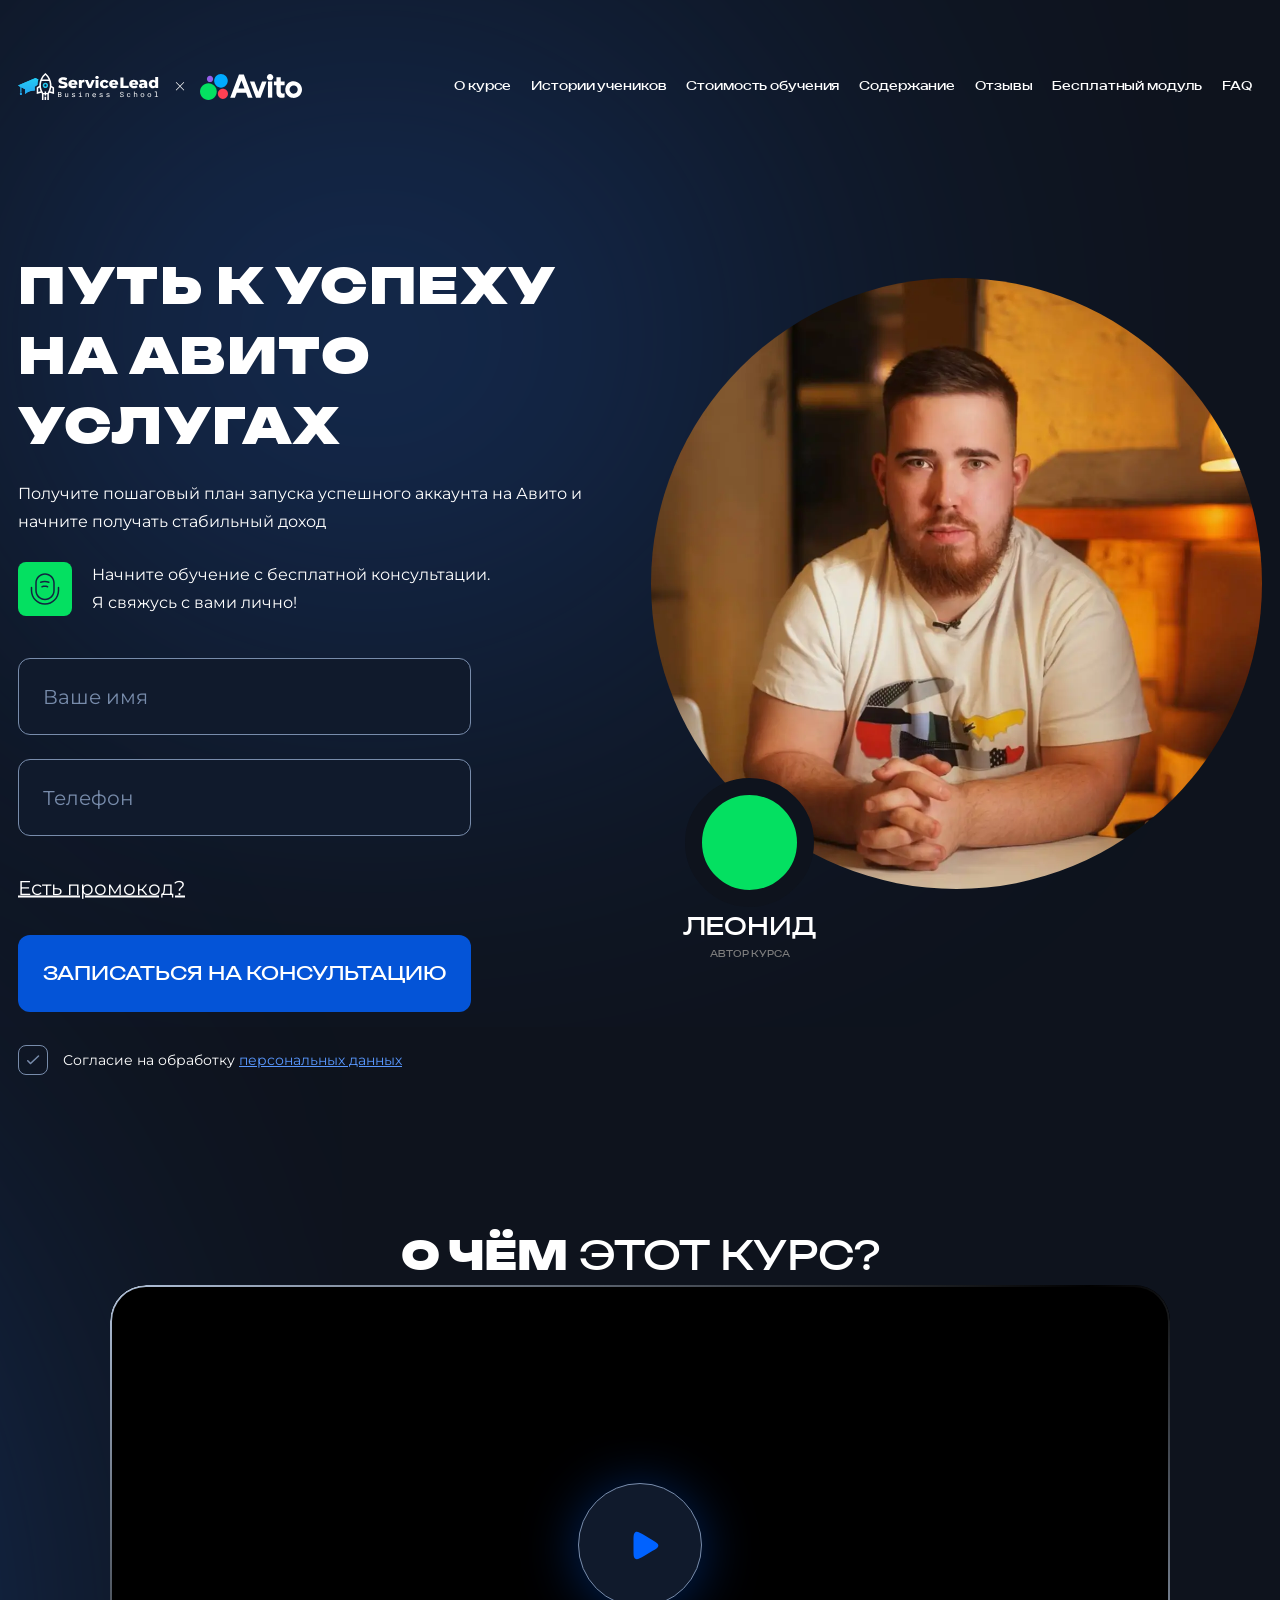
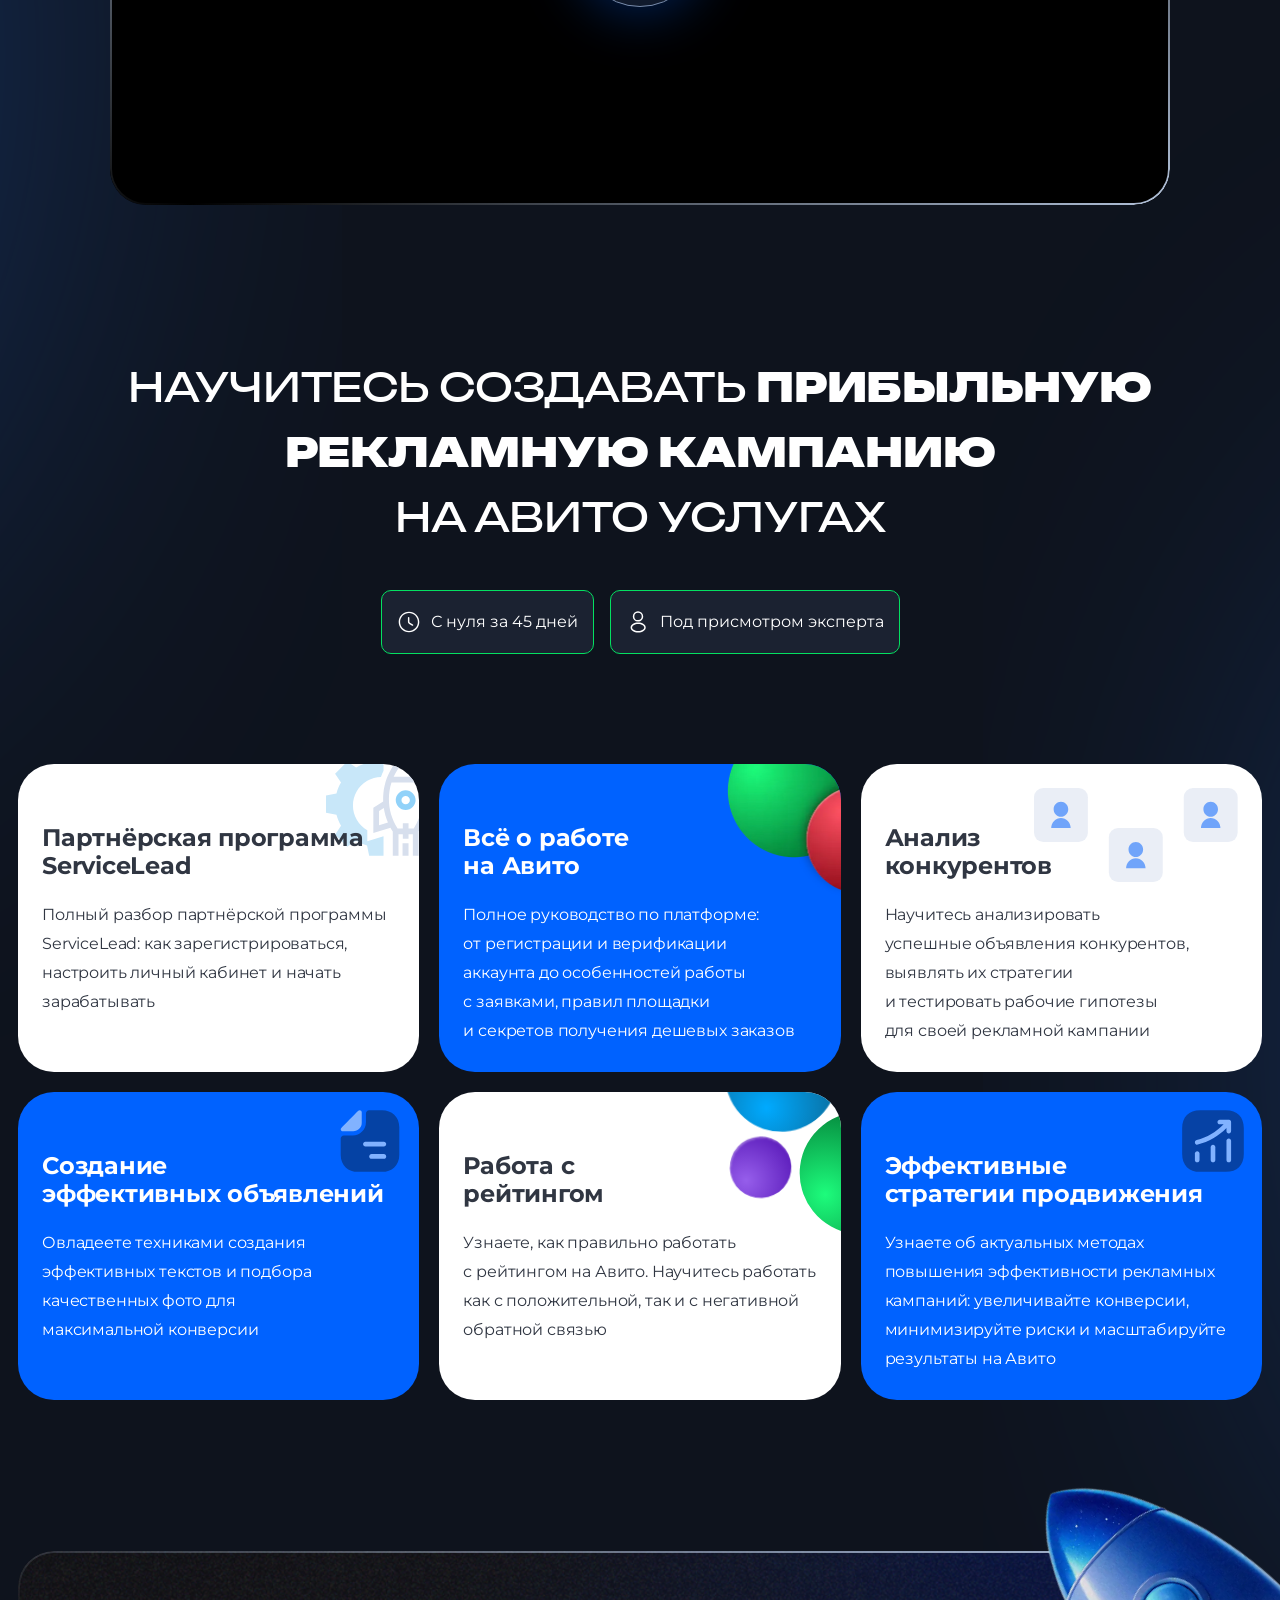
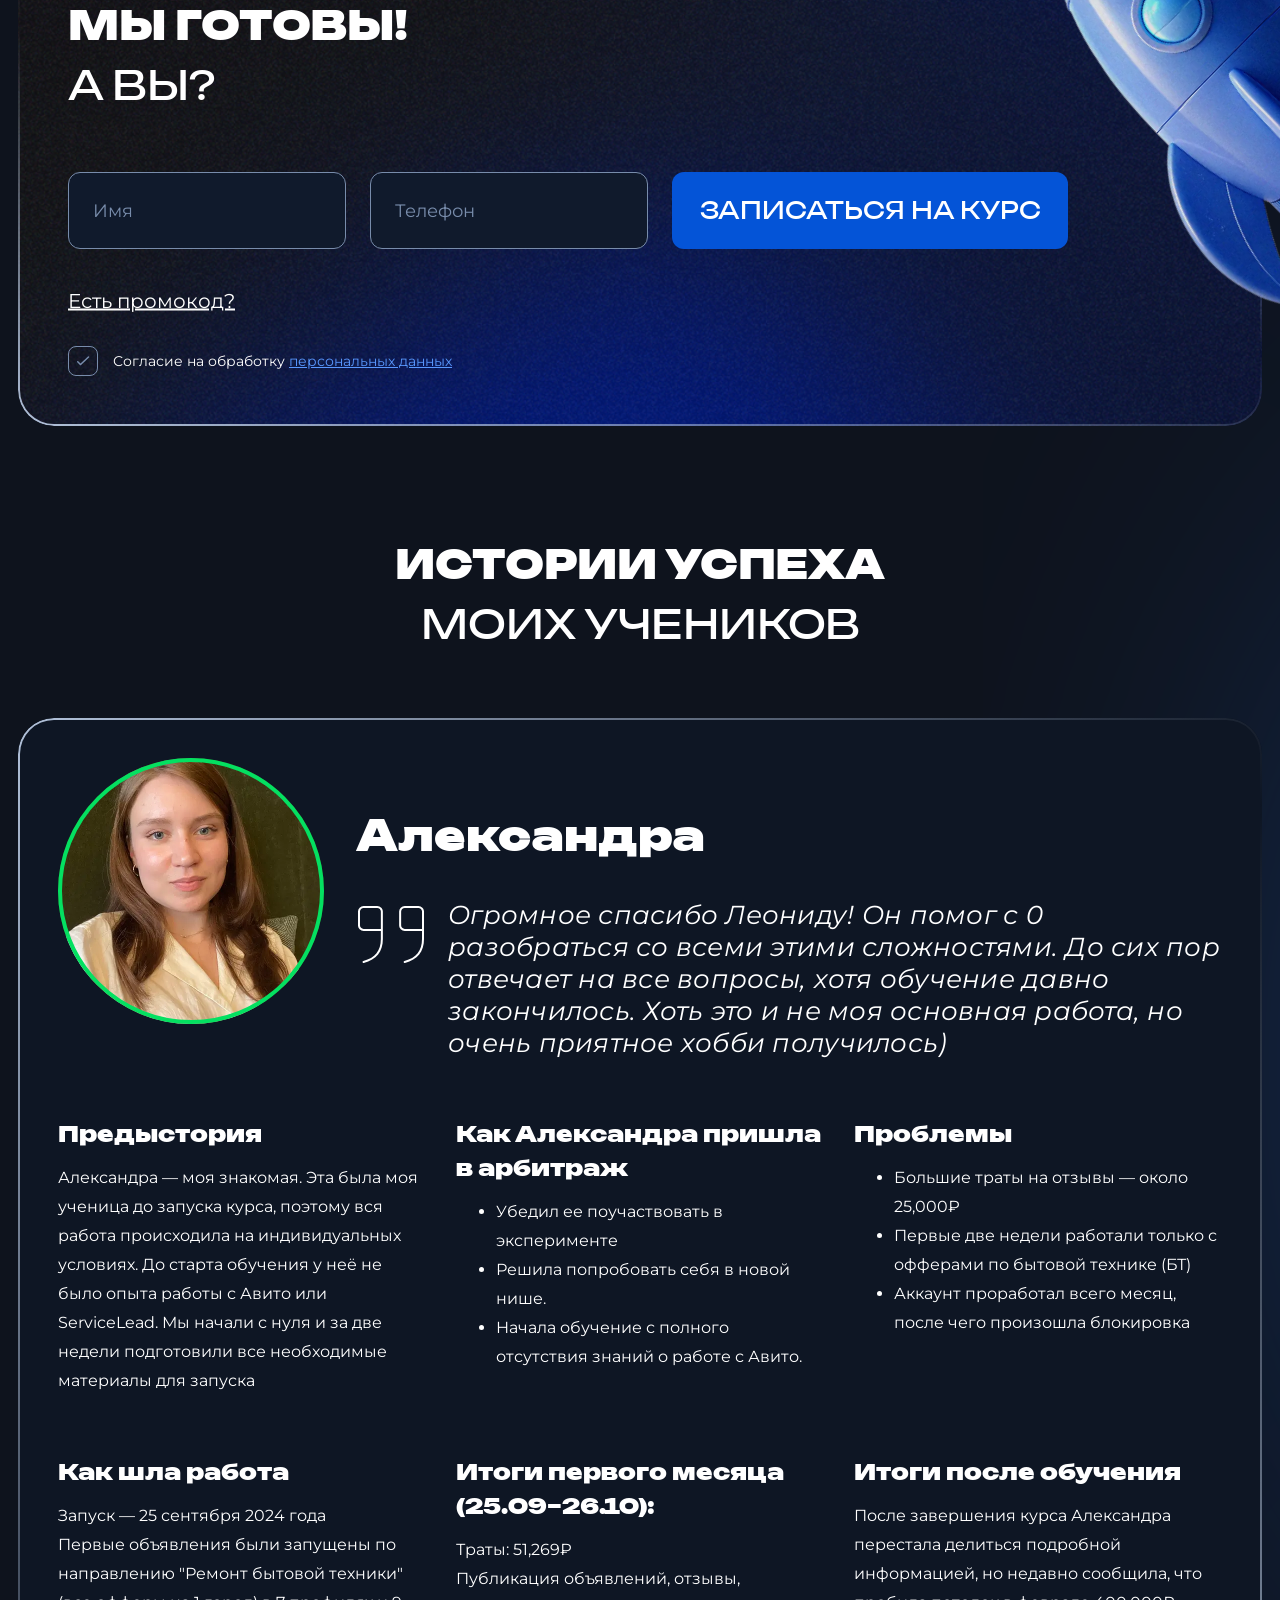
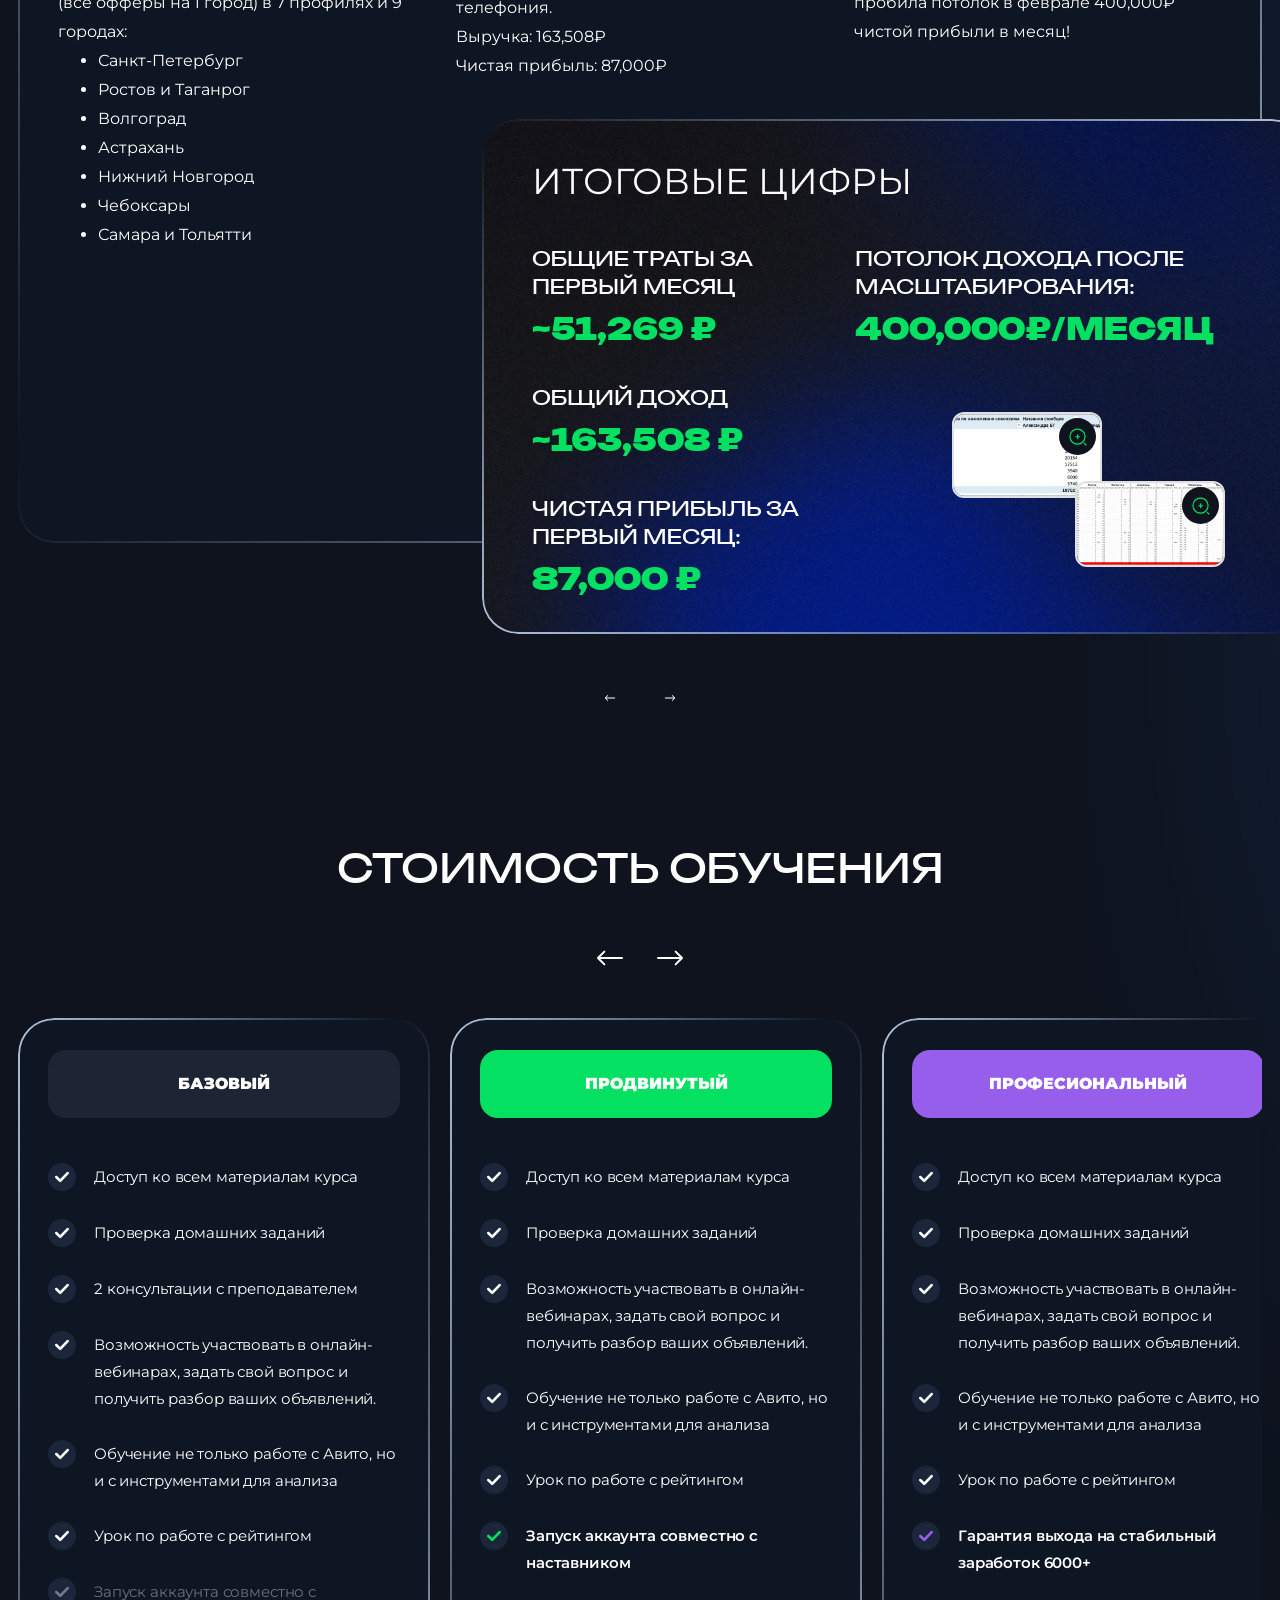
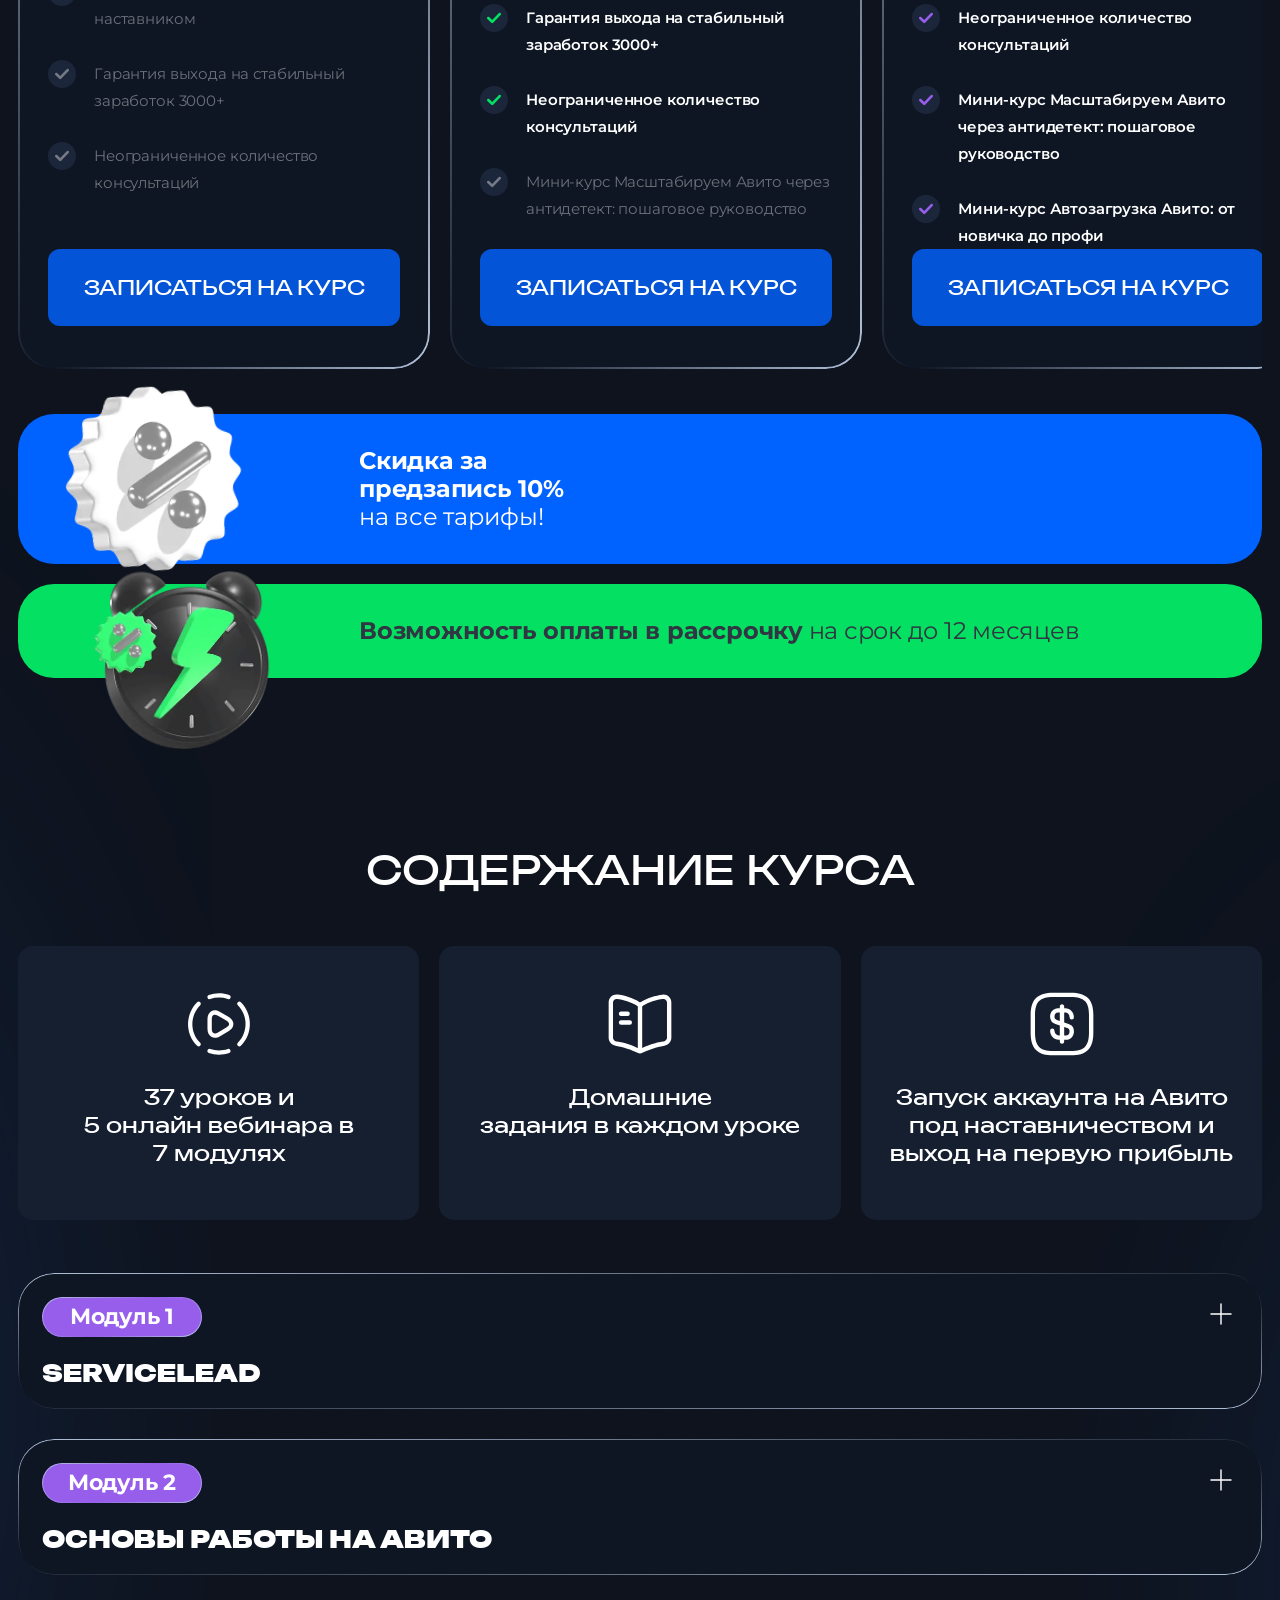
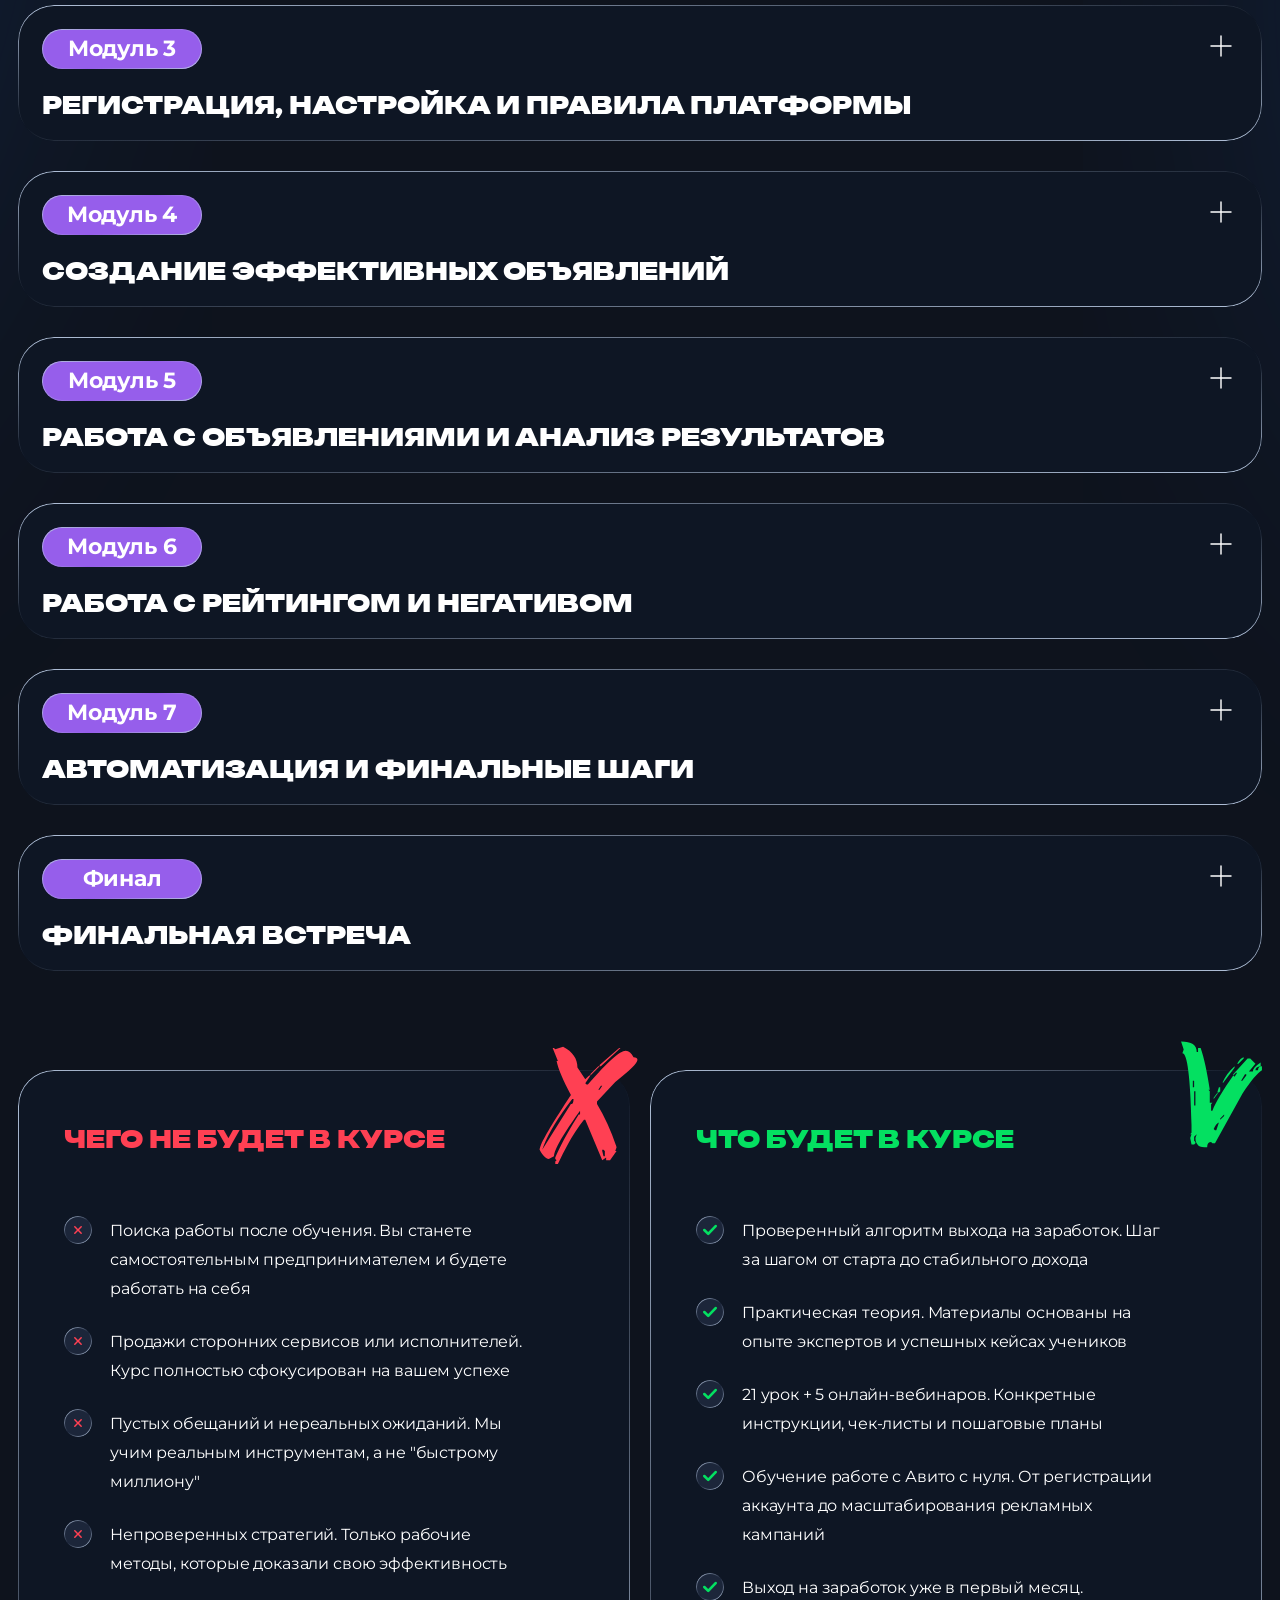
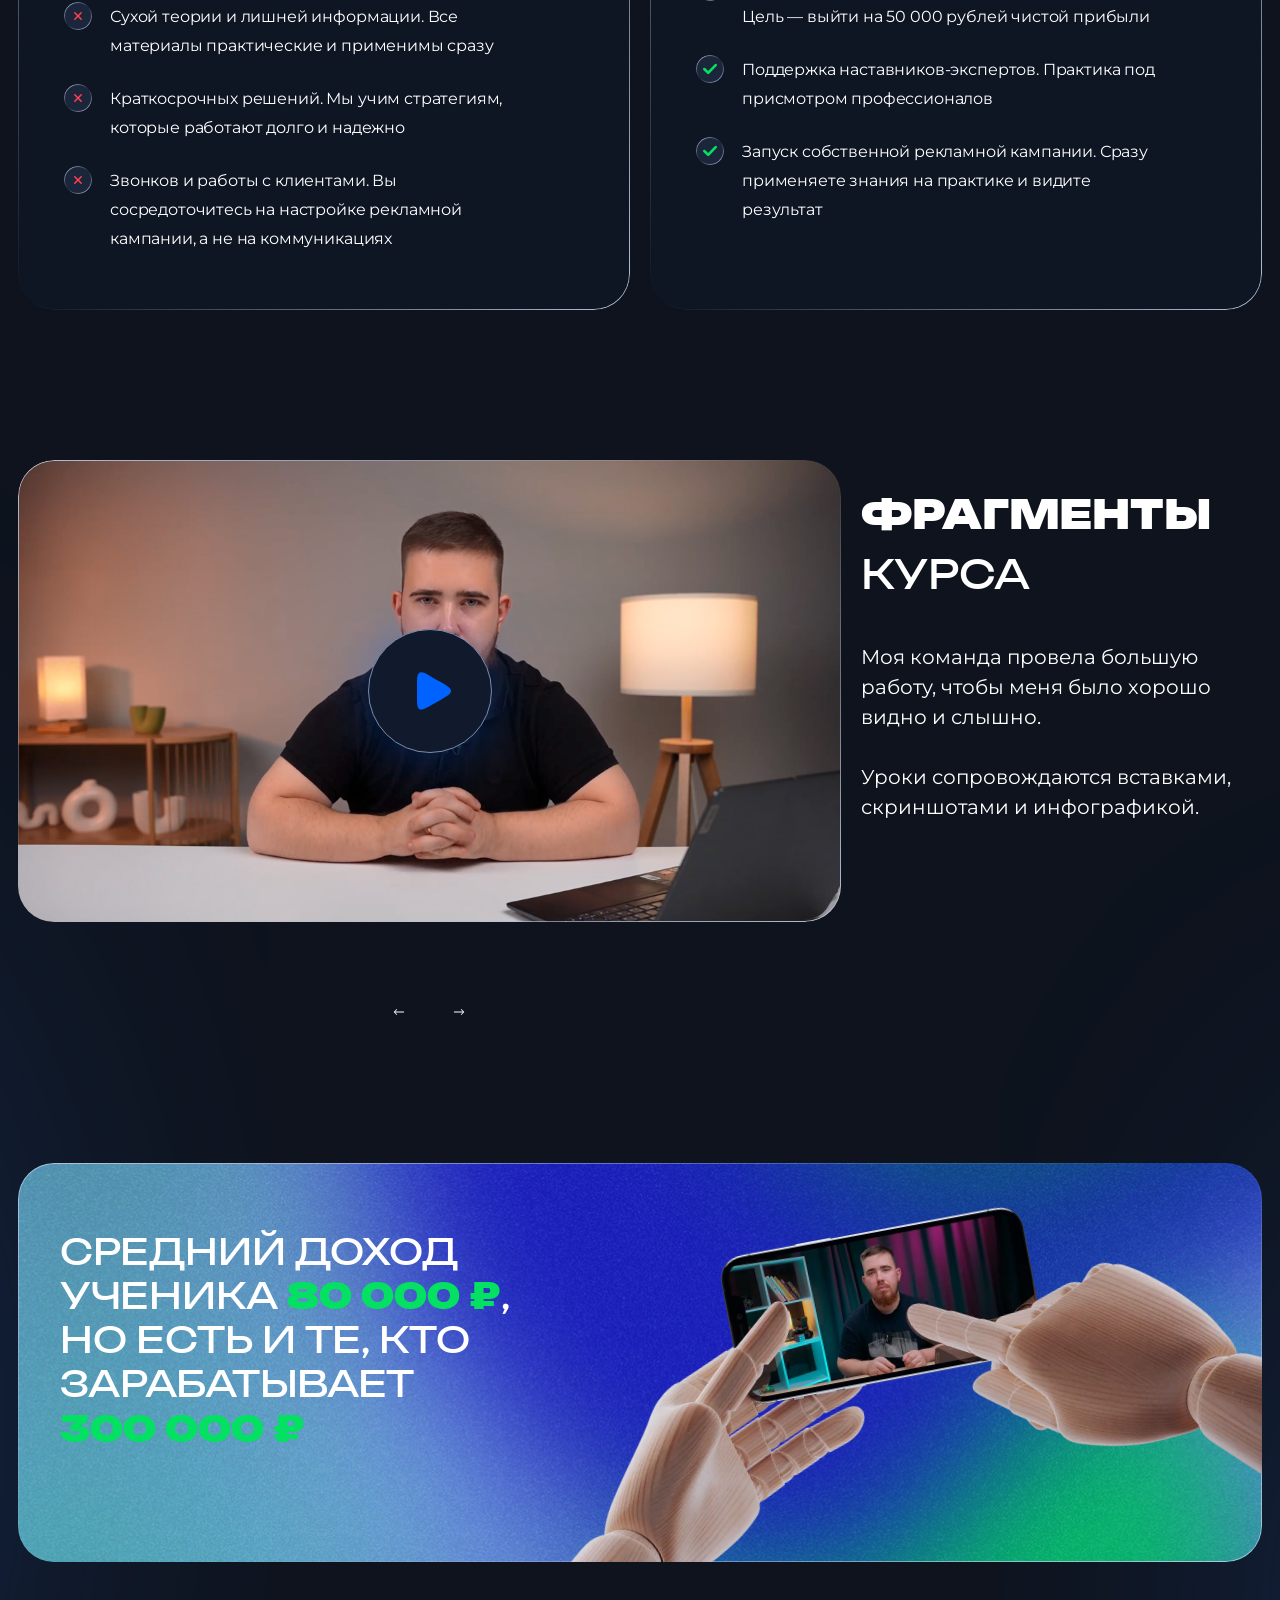
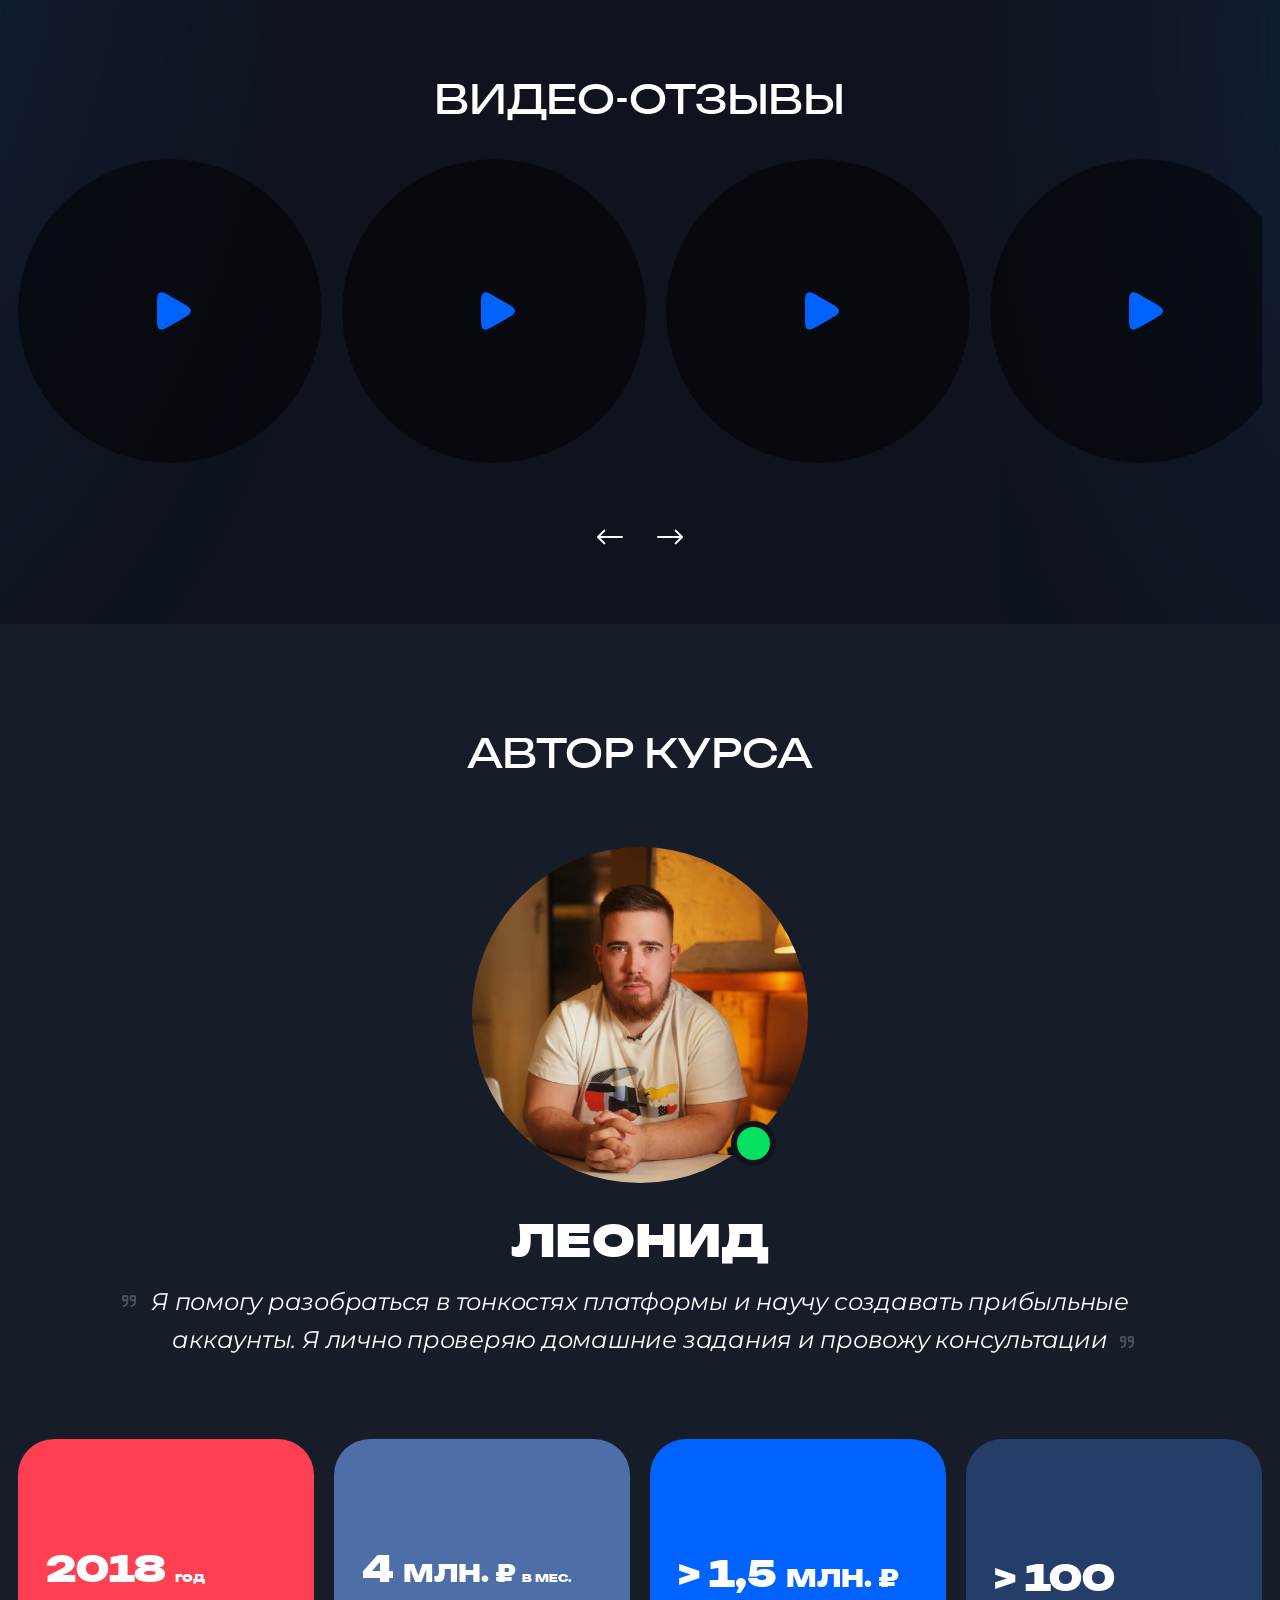
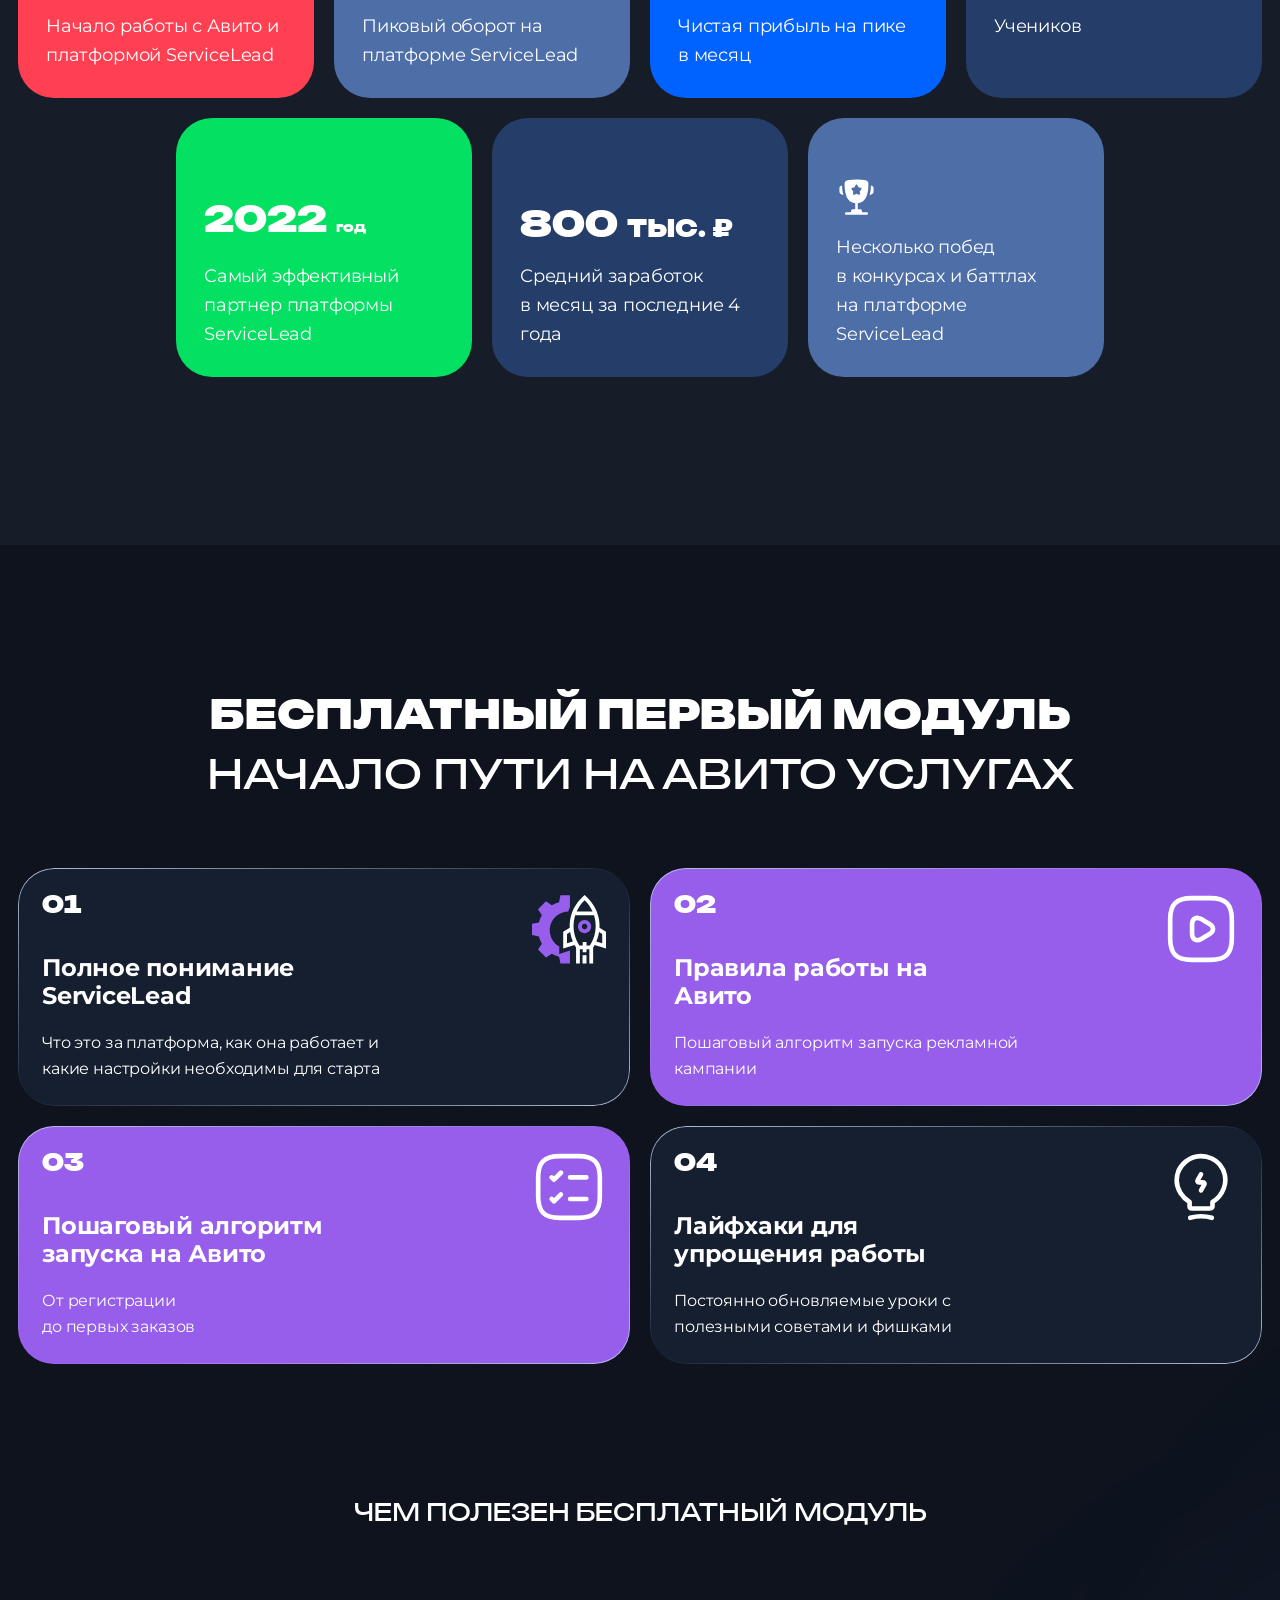
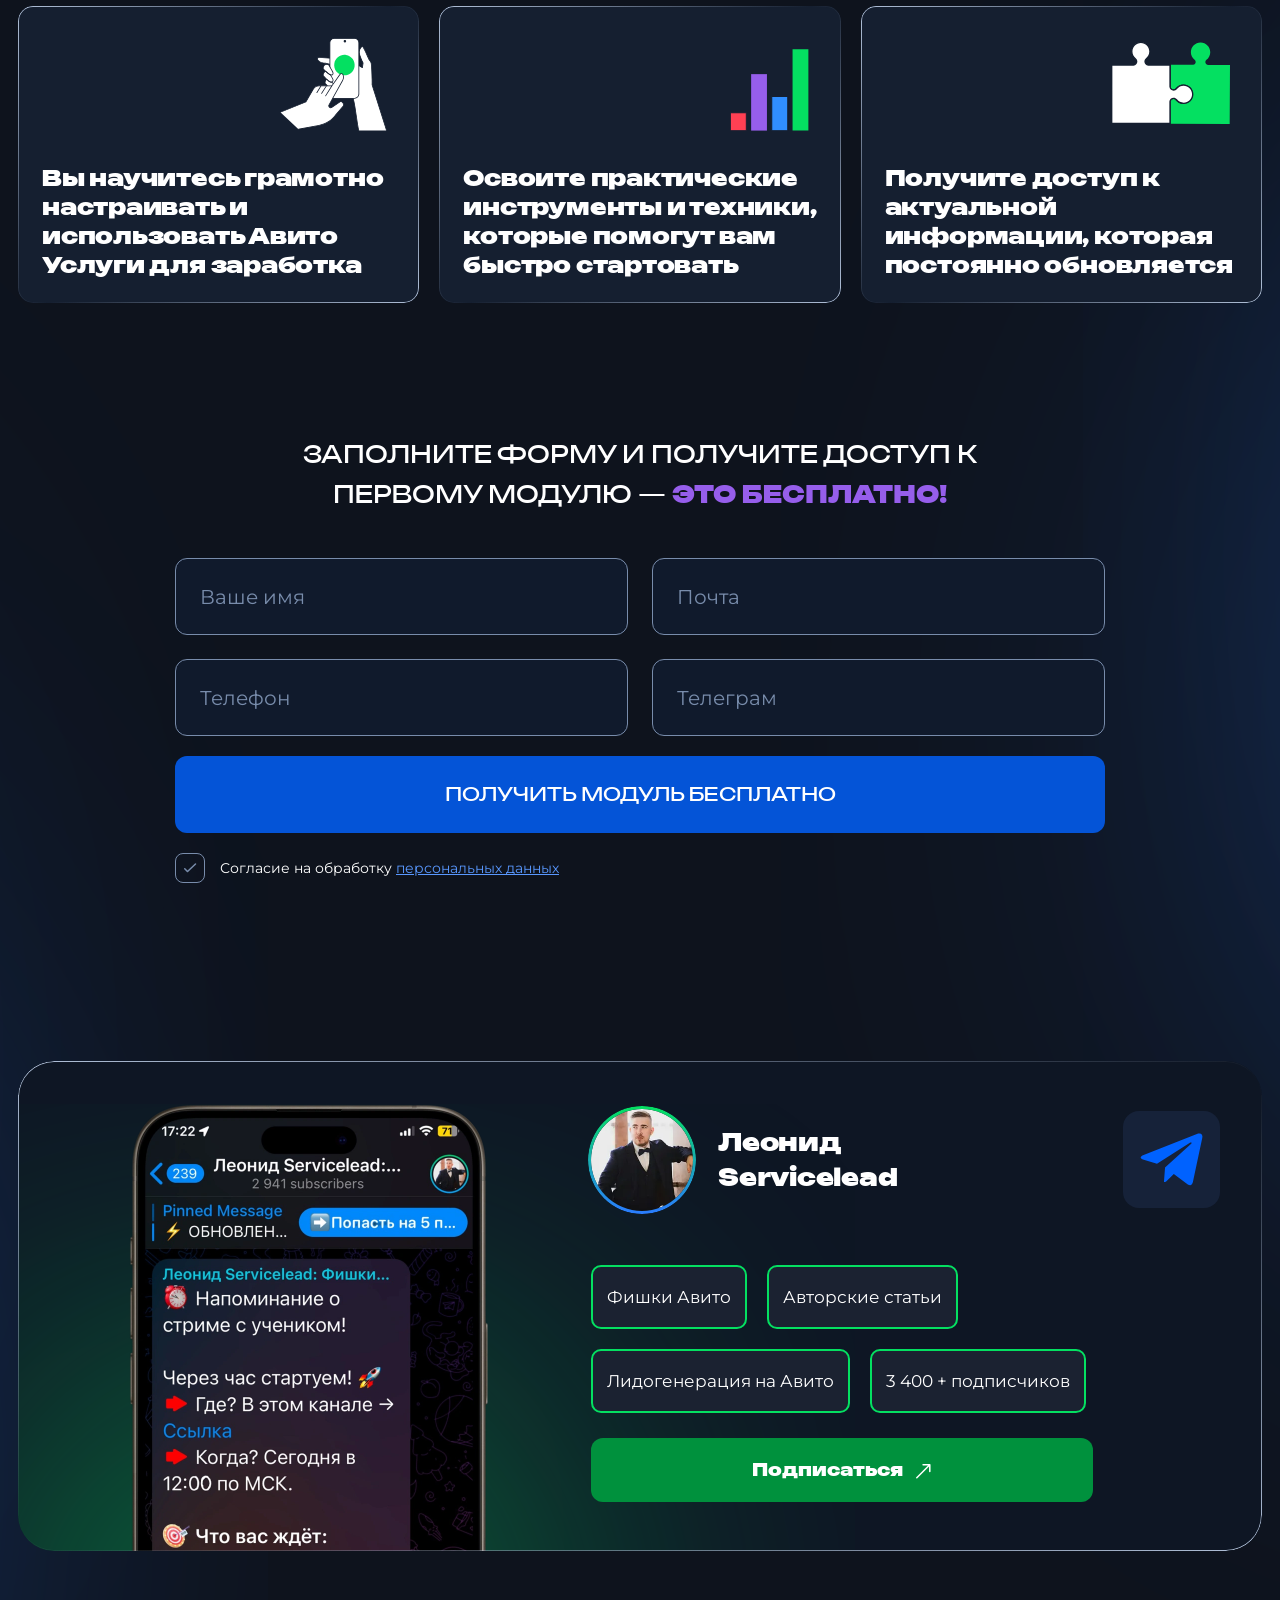
<file: promo/index.html>
<!DOCTYPE html><html lang="ru">
<head>
  <meta charset="UTF-8">
  <meta name="viewport" content="width=360, initial-scale=1">
  <title>Авитолог — курсы по продвижению на Авито</title>
  <meta name="description" content="Пройдя курсы авитолога, вы обучитесь всем инструментам для профессиональной настройки рекламного трафика через Авито для вашего бизнеса. Обучение специалистов по Авито с партнерами в сфере услуг СервисЛид научат вас с нуля создавать, настраивать и запускать прибыльные рекламные кампании. Начни зарабатывать на Авито уже сегодня с партнерской программой ServiceLead!">
  <link rel="preconnect" href="https://fonts.googleapis.com">
  <link rel="preconnect" href="https://fonts.gstatic.com" crossorigin>
  <link href="https://fonts.googleapis.com/css2?family=Montserrat:ital,wght@0,100..900;1,100..900&amp;display=swap" rel="stylesheet">
  <link rel="stylesheet" href="/assets/css/vendor.css">
  <link rel="stylesheet" href="/assets/css/style.css">
  <link rel="icon" type="image/png" href="/assets/favicon/favicon-96x96.png" sizes="96x96">
  <link rel="icon" type="image/svg+xml" href="/assets/favicon/favicon.svg">
  <link rel="shortcut icon" href="/assets/favicon/favicon.ico">
  <link rel="apple-touch-icon" sizes="180x180" href="/assets/favicon/apple-touch-icon.png">
  <meta name="apple-mobile-web-app-title" content="SL Avito">
  <link rel="manifest" href="/assets/favicon/site.webmanifest">
</head><body>
<header class="header">
  <div class="content-wrap"><a class="header__logo" href="/"><img src="/assets/images/logo.svg" alt></a>
    <div class="header__links hide-lg"><a class="header__link" href="#about">О курсе</a><a class="header__link" href="#cases">Истории учеников</a><a class="header__link" href="#cost">Стоимость обучения</a><a class="header__link" href="#contents">Содержание</a><a class="header__link" href="#reviews">Отзывы</a><a class="header__link" href="#start">Бесплатный модуль</a><a class="header__link" href="#faq">FAQ</a></div>
    <div class="header__menu-btn hide-xl show-lg-flex"><span></span><span></span><span></span></div>
  </div>
</header>
<div class="page-wrap">
  <section class="section heroscreen">
    <div class="content-wrap">
      <div class="heroscreen__wrap">
        <div class="heroscreen__left">
          <h1 class="heroscreen__title">Путь к успеху на&nbsp;Авито Услугах</h1>
          <div class="heroscreen__text">Получите пошаговый план запуска успешного аккаунта на&nbsp;Авито и начните получать стабильный доход</div>
          <div class="heroscreen__author2 hide-xl show-md-flex">
            <div class="heroscreen__author2-img">
              <picture class="heroscreen__img">
                <source srcset="/assets/images/heroscreen__img.webp" type="image/webp"/>
                <source srcset="/assets/images/heroscreen__img.png" type="image/png"/><img src="/assets/images/heroscreen__img.png" alt="alt"/>
              </picture>
            </div>
            <div class="heroscreen__author2-content">
              <div class="heroscreen__author2-name">Леонид</div>
              <div class="heroscreen__author2-text">Автор курса</div>
            </div>
          </div>
          <div class="heroscreen__info">
            <div class="heroscreen__info-icon"><img src="/assets/images/mic.svg" alt></div>Начните обучение с бесплатной консультации. Я&nbsp;свяжусь с вами лично!
          </div>
          <form class="heroscreen__form">
            <input class="heroscreen__form-input" type="text" name="fullname" placeholder="Ваше имя" required>
            <input class="heroscreen__form-input" type="tel" name="phone" placeholder="Телефон" required>
            <div class="form-promo">
              <div class="form-promo__link">Есть промокод?</div>
              <div class="form-promo__wrap">
                <input class="form-promo__input" type="text" name="promocode" placeholder="Введите промокод">
                <button type="button" class="button form-promo__btn">Применить</button>
              </div>
              <div class="form-promo__success">
                <svg width="16" height="17" viewBox="0 0 16 17" fill="none" xmlns="http://www.w3.org/2000/svg">
                  <path d="M14.0465 3.98582C14.1828 4.13065 14.256 4.32367 14.25 4.52245C14.244 4.72123 14.1593 4.90948 14.0145 5.04582L6.08455 12.5198C5.92289 12.6721 5.70808 12.755 5.48606 12.7509C5.26405 12.7468 5.05245 12.6559 4.89655 12.4978L2.21655 9.77782C2.14558 9.70809 2.08919 9.62494 2.05067 9.5332C2.01216 9.44147 1.99227 9.34299 1.99219 9.24349C1.9921 9.144 2.01181 9.04548 2.05017 8.95368C2.08853 8.86188 2.14477 8.77863 2.21562 8.70878C2.28647 8.63892 2.37051 8.58387 2.46284 8.54681C2.55518 8.50975 2.65396 8.49144 2.75344 8.49293C2.85293 8.49442 2.95112 8.5157 3.0423 8.55551C3.13348 8.59532 3.21583 8.65288 3.28455 8.72482L5.51855 10.9918L12.9865 3.95382C13.1314 3.81753 13.3244 3.74434 13.5232 3.75034C13.722 3.75634 13.9102 3.84105 14.0465 3.98582Z" fill="#04E061"/>
                </svg>
                Промокод применен
              </div>
            </div>
            <button class="button heroscreen__form-btn">Записаться на консультацию
            </button>
            <label class="check-wrap heroscreen__form-check" for="heroscreen-check">
              <input id="heroscreen-check" type="checkbox" checked required><span class="check-wrap__box">
                <svg class="icon check">
                  <use xlink:href="/assets/images/sprite.svg#check"></use>
                </svg></span><span class="check-wrap__text">Согласие на обработку <a href="policy.html" target="_blank">персональных данных</a></span>
            </label>
          </form>
        </div>
        <div class="heroscreen__right hide-md">
          <picture class="heroscreen__img">
            <source srcset="/assets/images/heroscreen__img.webp" type="image/webp"/>
            <source srcset="/assets/images/heroscreen__img.png" type="image/png"/><img src="/assets/images/heroscreen__img.png" alt="alt"/>
          </picture>
          <div class="heroscreen__author">
            <div class="heroscreen__author-name">Леонид</div>
            <div class="heroscreen__author-subtitle">Автор курса</div>
          </div>
        </div>
      </div>
    </div><img class="heroscreen__blur hide-md" src="/assets/images/bg-blur-1.svg" alt>
  </section>
  <section class="section about">
    <div class="content-wrap"><a class="anchor" id="about"></a>
      <h2 class="section__title centered"><span>О чём</span> этот курс?</h2>
      <div class="about__video">
        <div class="about__video-inner">
          <div class="about__video-play">
            <svg class="icon play">
              <use xlink:href="/assets/images/sprite.svg#play"></use>
            </svg>
          </div>
          <iframe src="https://rutube.ru/play/embed/548e064f7165e9638ea056cc61ed6cf4/?p=9BZF7yO72igZF7V8RfAGOg" frameBorder="0" allow="clipboard-write; autoplay" webkitAllowFullScreen mozallowfullscreen allowFullScreen></iframe>
        </div>
      </div>
    </div><img class="about__blur hide-md" src="/assets/images/bg-blur-2.svg" alt>
  </section>
  <section class="section campaign">
    <div class="content-wrap">
      <h2 class="section__title centered">Научитесь создавать <span>прибыльную рекламную кампанию</span><br> на&nbsp;Авито Услугах</h2>
      <div class="campaign__info">
        <div class="campaign__info-item">
          <svg class="icon clock">
            <use xlink:href="/assets/images/sprite.svg#clock"></use>
          </svg>С нуля за 45 дней
        </div>
        <div class="campaign__info-item">
          <svg class="icon profile">
            <use xlink:href="/assets/images/sprite.svg#profile"></use>
          </svg>Под присмотром эксперта
        </div>
      </div>
      <div class="campaign__grid">
        <div class="campaign__item">
          <div class="campaign__item-title">Партнёрская программа ServiceLead</div>
          <div class="campaign__item-text">Полный разбор партнёрской программы ServiceLead: как зарегистрироваться, настроить личный кабинет и начать зарабатывать</div><img class="campaign__item-decor" src="/assets/images/campaign__item-decor-1.svg" alt>
        </div>
        <div class="campaign__item">
          <div class="campaign__item-title">Всё о работе<br> на Авито</div>
          <div class="campaign__item-text">Полное руководство по платформе: от&nbsp;регистрации и верификации<br> аккаунта до особенностей работы с&nbsp;заявками, правил площадки<br> и&nbsp;секретов получения дешевых заказов</div>
          <picture class="campaign__item-decor">
            <source srcset="/assets/images/campaign__item-decor-2.webp" type="image/webp"/>
            <source srcset="/assets/images/campaign__item-decor-2.png" type="image/png"/><img src="/assets/images/campaign__item-decor-2.png" alt="alt"/>
          </picture>
        </div>
        <div class="campaign__item">
          <div class="campaign__item-title">Анализ<br> конкурентов</div>
          <div class="campaign__item-text">Научитесь анализировать<br> успешные объявления конкурентов, выявлять их стратегии<br> и&nbsp;тестировать рабочие гипотезы<br> для&nbsp;своей рекламной кампании</div><img class="campaign__item-decor" src="/assets/images/campaign__item-decor-3.svg" alt>
        </div>
        <div class="campaign__item">
          <div class="campaign__item-title">Создание<br> эффективных объявлений</div>
          <div class="campaign__item-text">Овладеете техниками создания эффективных текстов и подбора качественных фото для максимальной&nbsp;конверсии</div><img class="campaign__item-decor" src="/assets/images/campaign__item-decor-4.svg" alt>
        </div>
        <div class="campaign__item">
          <div class="campaign__item-title">Работа с<br> рейтингом</div>
          <div class="campaign__item-text">Узнаете, как правильно работать с&nbsp;рейтингом на Авито. Научитесь работать как&nbsp;с положительной, так и с негативной обратной&nbsp;связью</div><img class="campaign__item-decor" src="/assets/images/campaign__item-decor-5.svg" alt>
        </div>
        <div class="campaign__item">
          <div class="campaign__item-title">Эффективные<br> стратегии продвижения</div>
          <div class="campaign__item-text">Узнаете об актуальных методах повышения эффективности рекламных кампаний: увеличивайте конверсии, минимизируйте риски и масштабируйте результаты на Авито</div><img class="campaign__item-decor" src="/assets/images/campaign__item-decor-6.svg" alt>
        </div>
      </div>
      <form class="campaign__form">
        <div class="section__title"><span>Мы готовы!</span><br> А вы?</div>
        <div class="campaign__form-wrap">
          <input class="campaign__form-input" type="text" name="fullname" placeholder="Имя" required>
          <input class="campaign__form-input" type="tel" name="phone" placeholder="Телефон" required>
          <div class="form-promo hide-xl show-sm">
            <div class="form-promo__link">Есть промокод?</div>
            <div class="form-promo__wrap">
              <input class="form-promo__input" type="text" name="promocode" placeholder="Введите промокод">
              <button type="button" class="button form-promo__btn">Применить</button>
            </div>
            <div class="form-promo__success">
              <svg width="16" height="17" viewBox="0 0 16 17" fill="none" xmlns="http://www.w3.org/2000/svg">
                <path d="M14.0465 3.98582C14.1828 4.13065 14.256 4.32367 14.25 4.52245C14.244 4.72123 14.1593 4.90948 14.0145 5.04582L6.08455 12.5198C5.92289 12.6721 5.70808 12.755 5.48606 12.7509C5.26405 12.7468 5.05245 12.6559 4.89655 12.4978L2.21655 9.77782C2.14558 9.70809 2.08919 9.62494 2.05067 9.5332C2.01216 9.44147 1.99227 9.34299 1.99219 9.24349C1.9921 9.144 2.01181 9.04548 2.05017 8.95368C2.08853 8.86188 2.14477 8.77863 2.21562 8.70878C2.28647 8.63892 2.37051 8.58387 2.46284 8.54681C2.55518 8.50975 2.65396 8.49144 2.75344 8.49293C2.85293 8.49442 2.95112 8.5157 3.0423 8.55551C3.13348 8.59532 3.21583 8.65288 3.28455 8.72482L5.51855 10.9918L12.9865 3.95382C13.1314 3.81753 13.3244 3.74434 13.5232 3.75034C13.722 3.75634 13.9102 3.84105 14.0465 3.98582Z" fill="#04E061"/>
              </svg>
              Промокод применен
            </div>
          </div>
          <button class="button campaign__form-btn">Записаться на курс
          </button>
        </div>
        <div class="form-promo hide-sm">
          <div class="form-promo__link">Есть промокод?</div>
          <div class="form-promo__wrap">
            <input class="form-promo__input" type="text" name="promocode" placeholder="Введите промокод">
            <button type="button" class="button form-promo__btn">Применить</button>
          </div>
          <div class="form-promo__success">
            <svg width="16" height="17" viewBox="0 0 16 17" fill="none" xmlns="http://www.w3.org/2000/svg">
              <path d="M14.0465 3.98582C14.1828 4.13065 14.256 4.32367 14.25 4.52245C14.244 4.72123 14.1593 4.90948 14.0145 5.04582L6.08455 12.5198C5.92289 12.6721 5.70808 12.755 5.48606 12.7509C5.26405 12.7468 5.05245 12.6559 4.89655 12.4978L2.21655 9.77782C2.14558 9.70809 2.08919 9.62494 2.05067 9.5332C2.01216 9.44147 1.99227 9.34299 1.99219 9.24349C1.9921 9.144 2.01181 9.04548 2.05017 8.95368C2.08853 8.86188 2.14477 8.77863 2.21562 8.70878C2.28647 8.63892 2.37051 8.58387 2.46284 8.54681C2.55518 8.50975 2.65396 8.49144 2.75344 8.49293C2.85293 8.49442 2.95112 8.5157 3.0423 8.55551C3.13348 8.59532 3.21583 8.65288 3.28455 8.72482L5.51855 10.9918L12.9865 3.95382C13.1314 3.81753 13.3244 3.74434 13.5232 3.75034C13.722 3.75634 13.9102 3.84105 14.0465 3.98582Z" fill="#04E061"/>
            </svg>
            Промокод применен
          </div>
        </div>
        <label class="check-wrap campaign__form-check" for="campaign-check">
          <input id="campaign-check" type="checkbox" checked required><span class="check-wrap__box">
            <svg class="icon check">
              <use xlink:href="/assets/images/sprite.svg#check"></use>
            </svg></span><span class="check-wrap__text">Согласие на обработку <a href="policy.html" target="_blank">персональных данных</a></span>
        </label>
        <picture class="campaign__form-img">
          <source srcset="/assets/images/campaign__form-img.webp" type="image/webp"/>
          <source srcset="/assets/images/campaign__form-img.png" type="image/png"/><img src="/assets/images/campaign__form-img.png" alt="alt"/>
        </picture>
      </form>
    </div><img class="campaign__blur hide-md" src="/assets/images/bg-blur-2.svg" alt>
  </section>
  <section class="section cases">
    <div class="content-wrap"><a class="anchor" id="cases"></a>
      <h2 class="section__title centered"><span>Истории успеха</span><br> моих учеников</h2>
      <div class="swiper cases__slider">
        <div class="swiper-wrapper">
          <div class="swiper-slide cases__item">
            <div class="cases__item-head">
              <div class="cases__item-img">
                <picture class="cases__img-1">
                  <source srcset="/assets/images/cases__img-1.webp" type="image/webp"/>
                  <source srcset="/assets/images/cases__img-1.png" type="image/png"/><img src="/assets/images/cases__img-1.png" alt="alt"/>
                </picture>
              </div>
              <div class="cases__item-right">
                <div class="cases__item-name">Александра</div>
                <div class="cases__item-quote">
                  <svg class="icon quote">
                    <use xlink:href="/assets/images/sprite.svg#quote"></use>
                  </svg>Огромное спасибо Леониду! Он помог с 0 разобраться со всеми этими сложностями. До сих пор отвечает на все вопросы, хотя обучение давно закончилось. Хоть это и не моя основная работа, но очень приятное хобби получилось)
                </div>
              </div>
            </div>
            <div class="cases__item-columns">
              <div class="cases__column">
                <div class="cases__column-title">Предыстория</div>
                <div class="cases__column-text">Александра — моя знакомая. Эта была моя ученица до запуска курса, поэтому вся работа происходила на индивидуальных условиях. До старта обучения у неё не было опыта работы с Авито или ServiceLead. Мы начали с нуля и за две недели подготовили все необходимые материалы для запуска</div>
              </div>
              <div class="cases__column">
                <div class="cases__column-title">Как Александра пришла в арбитраж</div>
                <div class="cases__column-text">
                  <ul>
                    <li>Убедил ее поучаствовать в эксперименте</li>
                    <li>Решила попробовать себя в новой нише.</li>
                    <li>Начала обучение с полного отсутствия знаний о работе с Авито.</li>
                  </ul>
                </div>
              </div>
              <div class="cases__column">
                <div class="cases__column-title">Проблемы</div>
                <div class="cases__column-text">
                  <ul>
                    <li>Большие траты на отзывы — около 25,000₽</li>
                    <li>Первые две недели работали только с офферами по бытовой технике (БТ)</li>
                    <li>Аккаунт проработал всего месяц, после чего произошла блокировка</li>
                  </ul>
                </div>
              </div>
              <div class="cases__column">
                <div class="cases__column-title">Как шла работа</div>
                <div class="cases__column-text">Запуск — 25 сентября 2024 года<br>Первые объявления были запущены по направлению "Ремонт бытовой техники" (все офферы на 1 город) в 7 профилях и 9 городах:
                  <ul>
                    <li>Санкт-Петербург</li>
                    <li>Ростов и Таганрог</li>
                    <li>Волгоград</li>
                    <li>Астрахань</li>
                    <li>Нижний Новгород</li>
                    <li>Чебоксары</li>
                    <li>Самара и Тольятти</li>
                  </ul>
                </div>
              </div>
              <div class="cases__column">
                <div class="cases__column-title">Итоги первого месяца<br> (25.09–26.10):</div>
                <div class="cases__column-text">Траты: 51,269₽<br>Публикация объявлений, отзывы, телефония.<br>Выручка: 163,508₽<br>Чистая прибыль: 87,000₽</div>
              </div>
              <div class="cases__column">
                <div class="cases__column-title">Итоги после обучения</div>
                <div class="cases__column-text">После завершения курса Александра перестала делиться подробной информацией, но недавно сообщила, что пробила потолок в феврале 400,000₽ чистой прибыли в месяц!</div>
              </div>
            </div>
            <div class="cases__total">
              <div class="cases__total-title">ИТОГОВЫЕ ЦИФРЫ</div>
              <div class="cases__total-item">
                <div class="cases__total-subtitle">Общие траты за первый месяц</div>
                <div class="cases__total-amount">~51,269 ₽</div>
              </div>
              <div class="cases__total-item">
                <div class="cases__total-subtitle">Общий доход</div>
                <div class="cases__total-amount">~163,508 ₽</div>
              </div>
              <div class="cases__total-item">
                <div class="cases__total-subtitle">Чистая прибыль за первый месяц:</div>
                <div class="cases__total-amount">87,000 ₽</div>
              </div>
              <div class="cases__total-item">
                <div class="cases__total-subtitle">Потолок дохода после масштабирования:</div>
                <div class="cases__total-amount">400,000₽/месяц</div>
              </div>
              <div class="cases__total-images"><a class="cases__total-image" href="/assets/images/cases__total-img-1-1.png" data-fancybox="case-1">
                  <picture class="cases__total-img-1-1">
                    <source srcset="/assets/images/cases__total-img-1-1.webp" type="image/webp"/>
                    <source srcset="/assets/images/cases__total-img-1-1.png" type="image/png"/><img src="/assets/images/cases__total-img-1-1.png" alt="alt"/>
                  </picture>
                  <div class="cases__total-zoom">
                    <svg class="icon zoom">
                      <use xlink:href="/assets/images/sprite.svg#zoom"></use>
                    </svg>
                  </div></a><a class="cases__total-image" href="/assets/images/cases__total-img-1-2.png" data-fancybox="case-1">
                  <picture class="cases__total-img-1-2">
                    <source srcset="/assets/images/cases__total-img-1-2.webp" type="image/webp"/>
                    <source srcset="/assets/images/cases__total-img-1-2.png" type="image/png"/><img src="/assets/images/cases__total-img-1-2.png" alt="alt"/>
                  </picture>
                  <div class="cases__total-zoom">
                    <svg class="icon zoom">
                      <use xlink:href="/assets/images/sprite.svg#zoom"></use>
                    </svg>
                  </div></a></div>
            </div>
          </div>
          <div class="swiper-slide cases__item">
            <div class="cases__item-head">
              <div class="cases__item-img">
                <picture class="cases__img-4">
                  <source srcset="/assets/images/cases__img-4.webp" type="image/webp"/>
                  <source srcset="/assets/images/cases__img-4.png" type="image/png"/><img src="/assets/images/cases__img-4.png" alt="alt"/>
                </picture>
              </div>
              <div class="cases__item-right">
                <div class="cases__item-name">Дмитрий (1 поток)</div>
                <div class="cases__item-quote">
                  <svg class="icon quote">
                    <use xlink:href="/assets/images/sprite.svg#quote"></use>
                  </svg>На курсе было все доступно и разобрано, не осталось никаких незакрытых вопросов. Наоборот, я взял для себя много полезного и нашел способы улучшить свою работу. Рад, что обратил внимание на этот курс и купил его. Спасибо Леониду за поддержку и качественное обучение!
                </div>
              </div>
            </div>
            <div class="cases__item-columns">
              <div class="cases__column">
                <div class="cases__column-title">Предыстория</div>
                <div class="cases__column-text">С Сервислидом знаком уже 1,5-2 года. В начале своего пути приходилось собирать по крупицам, не было такой возможности комплексно обучиться азам Авито: от начала создания аккаунта до получения прибыли в партнерке.</div>
              </div>
              <div class="cases__column">
                <div class="cases__column-title">Итоги</div>
                <div class="cases__column-text">После анонса курса и его прохождения появилось понимание как дальше продолжать правильно заливать, а так же выявил свои ошибки, которые ранее совершал. За это спасибо Леониду!</div>
              </div>
              <div class="cases__column">
                <div class="cases__column-title"></div>
                <div class="cases__column-text"></div>
              </div>
              <div class="cases__column">
                <div class="cases__column-title">Проблемы</div>
                <div class="cases__column-text">В октябре 2024 года столкнулся с проблемой: Авито перевело аккаунты услуг на Тариф за просмотры. На тот момент этот тариф слабо работал, по факту был слив бюджета. Временно была приостановка рекламы.</div>
              </div>
            </div>
            <div class="cases__total">
              <div class="cases__total-title">ИТОГОВЫЕ ЦИФРЫ за 3 месяца(курс окупился)</div>
              <div class="cases__total-item">
                <div class="cases__total-subtitle">Траты</div>
                <div class="cases__total-amount">47,795 ₽</div>
              </div>
              <div class="cases__total-item">
                <div class="cases__total-subtitle">Выручка</div>
                <div class="cases__total-amount">114,875 ₽</div>
              </div>
              <div class="cases__total-item">
                <div class="cases__total-subtitle">Чистая прибыль</div>
                <div class="cases__total-amount">67,080 ₽</div>
              </div>
              <div class="cases__total-images"><a class="cases__total-image" href="/assets/images/cases__total-img-2-1.png" data-fancybox="case-2">
                  <picture class="cases__total-img-2-1">
                    <source srcset="/assets/images/cases__total-img-2-1.webp" type="image/webp"/>
                    <source srcset="/assets/images/cases__total-img-2-1.png" type="image/png"/><img src="/assets/images/cases__total-img-2-1.png" alt="alt"/>
                  </picture>
                  <div class="cases__total-zoom">
                    <svg class="icon zoom">
                      <use xlink:href="/assets/images/sprite.svg#zoom"></use>
                    </svg>
                  </div></a></div>
            </div>
          </div>
          <div class="swiper-slide cases__item">
            <div class="cases__item-head">
              <div class="cases__item-img">
                <picture class="cases__img-2">
                  <source srcset="/assets/images/cases__img-2.webp" type="image/webp"/>
                  <source srcset="/assets/images/cases__img-2.png" type="image/png"/><img src="/assets/images/cases__img-2.png" alt="alt"/>
                </picture>
              </div>
              <div class="cases__item-right">
                <div class="cases__item-name">Дмитрий (2 поток)</div>
                <div class="cases__item-quote">
                  <svg class="icon quote">
                    <use xlink:href="/assets/images/sprite.svg#quote"></use>
                  </svg>Спасибо огромное, что ты есть! Мои ожидания оправдались — не все в интернете инфоцыгане! Леониду — респект и уважение!
                </div>
              </div>
            </div>
            <div class="cases__item-columns">
              <div class="cases__column">
                <div class="cases__column-title">Предыстория</div>
                <div class="cases__column-text">Дмитрий, 50 лет, Барнаул. До знакомства с ServiceLead занимался автобизнесом в Сибири, но пандемия и последующие события полностью разрушили его бизнес</div>
              </div>
              <div class="cases__column">
                <div class="cases__column-title">Как шла работа</div>
                <div class="cases__column-text">Запуск 7 января 2025 года. Первые объявления запущены по направлению «Ремонт бытовой техники» (стиральные машины) в 14 городах Сибирского региона</div>
              </div>
              <div class="cases__column">
                <div class="cases__column-title">Проблемы</div>
                <div class="cases__column-text">
                  <ul>
                    <li>Неоптимальная работа с отзывами — многие слетали.</li>
                    <li>Большие траты на отзывы</li>
                    <li>Не было работы с Уровнем сервиса</li>
                  </ul>
                </div>
              </div>
              <div class="cases__column">
                <div class="cases__column-title">Как Дмитрий пришел в арбитраж</div>
                <div class="cases__column-text">После совета племянника начал изучать тему арбитража трафика.<br> Попробовал работать с похожей партнёрской программой, но через 3 месяца компания закрылась с долгами. Потратил 100,000 рублей на обучение у другого наставника, но результатов не получил. На протяжении полутора лет искал пути заработка на Авито, но сталкивался с постоянными проблемами: блокировками аккаунтов, сносом отзывов и низким ROI</div>
              </div>
              <div class="cases__column">
                <div class="cases__column-title">Первые 2 недели<br> (07.01–23.01):</div>
                <div class="cases__column-text">Расходы: 12,014₽<br>Получено от ServiceLead: 36,610₽<br>Чистыми за период: почти 25,000₽ с одного аккаунта и 14 объявлений</div>
              </div>
              <div class="cases__column">
                <div class="cases__column-title">Первый месяц<br> (07.01–07.02):</div>
                <div class="cases__column-text">Вложения: 47,160₽ (объявления, отзывы, телефония, эксперименты с продвижением).<br>Доход: 107,390₽<br>Чистая прибыль: 60,000₽</div>
              </div>
              <div class="cases__column">
                <div class="cases__column-title">Итоги второго месяца (07.02–07.03):</div>
                <div class="cases__column-text">Расходы: 93,000₽ (публикация, телефония, отзывы).<br>Доход: 240,000₽<br>Чистая прибыль: ~147,000₽</div>
                <div class="cases__column-links"><a class="cases__column-link" href="https://t.me/c/2066036837/197" target="_blank">Первая часть
                    <svg class="icon ext">
                      <use xlink:href="/assets/images/sprite.svg#ext"></use>
                    </svg></a><a class="cases__column-link" href="https://t.me/c/2066036837/251" target="_blank">Вторая часть
                    <svg class="icon ext">
                      <use xlink:href="/assets/images/sprite.svg#ext"></use>
                    </svg></a><a class="cases__column-link" href="https://t.me/c/2066036837/274" target="_blank">Результаты за месяц
                    <svg class="icon ext">
                      <use xlink:href="/assets/images/sprite.svg#ext"></use>
                    </svg></a><a class="cases__column-link" href="https://t.me/slbspart/31" target="_blank">Стрим с Дмитрием
                    <svg class="icon ext">
                      <use xlink:href="/assets/images/sprite.svg#ext"></use>
                    </svg></a></div>
              </div>
            </div>
            <div class="cases__total">
              <div class="cases__total-title">ИТОГОВЫЕ ЦИФРЫ</div>
              <div class="cases__total-item">
                <div class="cases__total-subtitle">Общие вложения за два месяца</div>
                <div class="cases__total-amount">~ 140 000 ₽</div>
              </div>
              <div class="cases__total-item">
                <div class="cases__total-subtitle">Общий доход</div>
                <div class="cases__total-amount">~ 347 000 ₽</div>
              </div>
              <div class="cases__total-item">
                <div class="cases__total-subtitle">Чистая прибыль</div>
                <div class="cases__total-amount">~ 207 000 ₽</div>
              </div>
              <div class="cases__total-images"><a class="cases__total-image" href="/assets/images/cases__total-img-3-1.png" data-fancybox="case-3">
                  <picture class="cases__total-img-3-1">
                    <source srcset="/assets/images/cases__total-img-3-1.webp" type="image/webp"/>
                    <source srcset="/assets/images/cases__total-img-3-1.png" type="image/png"/><img src="/assets/images/cases__total-img-3-1.png" alt="alt"/>
                  </picture>
                  <div class="cases__total-zoom">
                    <svg class="icon zoom">
                      <use xlink:href="/assets/images/sprite.svg#zoom"></use>
                    </svg>
                  </div></a></div>
            </div>
          </div>
          <div class="swiper-slide cases__item">
            <div class="cases__item-head">
              <div class="cases__item-img">
                <picture class="cases__img-5">
                  <source srcset="/assets/images/cases__img-5.webp" type="image/webp"/>
                  <source srcset="/assets/images/cases__img-5.png" type="image/png"/><img src="/assets/images/cases__img-5.png" alt="alt"/>
                </picture>
              </div>
              <div class="cases__item-right">
                <div class="cases__item-name">Максим</div>
                <div class="cases__item-quote">
                  <svg class="icon quote">
                    <use xlink:href="/assets/images/sprite.svg#quote"></use>
                  </svg>Леонид , привет . Хотел сказать тебе спасибо за подсказки , за информацию на канале . Очень много полезного рассказываешь бесплатно . Начал работать 12 дней назад уже получаются не плохие результаты. Вообщем я должник
                </div>
              </div>
            </div>
            <div class="cases__item-columns">
              <div class="cases__column">
                <div class="cases__column-title">Предыстория</div>
                <div class="cases__column-text">Максим — мой ученик, который совмещает основную работу в сфере международной логистики с дополнительным заработком на Авито. До знакомства со мной он уже пробовал работать на платформе, занимаясь перепродажей вещей и ища способы увеличить свой доход</div>
              </div>
              <div class="cases__column">
                <div class="cases__column-title">Как шла работа</div>
                <div class="cases__column-text">Запуск 19 января 2025 года. Максим бесплатно опубликовал объявления на все города ServiceLead в оффере "Ремонт пластиковых окон". Постепенно объявления набирали свой оборот и уже в первую неделю вышли в плюс. Чуть позже запустил дополнительный оффер "Электрик" и в день ему стало приходить комиссии на 10 000 в день</div>
              </div>
              <div class="cases__column">
                <div class="cases__column-title">Проблемы</div>
                <div class="cases__column-text">Максим совсем не работал с рейтингом, что в дальнейшем привело его к проблеме после появления первых негативных отзывов</div>
              </div>
              <div class="cases__column">
                <div class="cases__column-title">Как Максим нашел меня</div>
                <div class="cases__column-text">Осенью 2024 года он наткнулся на стрим со мной на YouTube-канале ServiceLead и подписался на мой Telegram-канал. Вдохновившись моими экспериментами, Максим решил попробовать повторить их. Он начал с оффера "Ремонт пластиковых окон" , используя тариф "Оплата за просмотры"</div>
                <div class="cases__column-links"><a class="cases__column-link" href="https://t.me/c/2066036837/380" target="_blank">Стрим с Максимом
                    <svg class="icon ext">
                      <use xlink:href="/assets/images/sprite.svg#ext"></use>
                    </svg></a></div>
              </div>
            </div>
            <div class="cases__total">
              <div class="cases__total-title">ИТОГИ ЗА МЕНЬШЕ ЧЕМ 2<br> МЕСЯЦА (19.01–28.02):</div>
              <div class="cases__total-item">
                <div class="cases__total-subtitle">Траты</div>
                <div class="cases__total-amount">~120,000 ₽</div>
              </div>
              <div class="cases__total-item">
                <div class="cases__total-subtitle">Общий доход</div>
                <div class="cases__total-amount">270,990 ₽</div>
              </div>
              <div class="cases__total-item">
                <div class="cases__total-subtitle">Чистая прибыль</div>
                <div class="cases__total-amount">~150,000 ₽</div>
              </div>
              <div class="cases__total-images"><a class="cases__total-image" href="/assets/images/cases__total-img-4-1.png" data-fancybox="case-4">
                  <picture class="cases__total-img-4-1">
                    <source srcset="/assets/images/cases__total-img-4-1.webp" type="image/webp"/>
                    <source srcset="/assets/images/cases__total-img-4-1.png" type="image/png"/><img src="/assets/images/cases__total-img-4-1.png" alt="alt"/>
                  </picture>
                  <div class="cases__total-zoom">
                    <svg class="icon zoom">
                      <use xlink:href="/assets/images/sprite.svg#zoom"></use>
                    </svg>
                  </div></a><a class="cases__total-image" href="/assets/images/cases__total-img-4-2.png" data-fancybox="case-4">
                  <picture class="cases__total-img-4-2">
                    <source srcset="/assets/images/cases__total-img-4-2.webp" type="image/webp"/>
                    <source srcset="/assets/images/cases__total-img-4-2.png" type="image/png"/><img src="/assets/images/cases__total-img-4-2.png" alt="alt"/>
                  </picture>
                  <div class="cases__total-zoom">
                    <svg class="icon zoom">
                      <use xlink:href="/assets/images/sprite.svg#zoom"></use>
                    </svg>
                  </div></a></div>
            </div>
          </div>
          <div class="swiper-slide cases__item">
            <div class="cases__item-head">
              <div class="cases__item-img">
                <picture class="cases__img-3">
                  <source srcset="/assets/images/cases__img-3.webp" type="image/webp"/>
                  <source srcset="/assets/images/cases__img-3.png" type="image/png"/><img src="/assets/images/cases__img-3.png" alt="alt"/>
                </picture>
              </div>
              <div class="cases__item-right">
                <div class="cases__item-name">Роман</div>
                <div class="cases__item-quote">
                  <svg class="icon quote">
                    <use xlink:href="/assets/images/sprite.svg#quote"></use>
                  </svg>Отдельно хочу отметить поддержку Леонида – он всегда на связи, отвечает на любые вопросы и реально помогает разобраться как с Авито, так и с партнёркой.
                </div>
              </div>
            </div>
            <div class="cases__item-columns">
              <div class="cases__column">
                <div class="cases__column-title">Предыстория</div>
                <div class="cases__column-text">До обучения у Леонида работал с партнёркой Сервислид около 3 месяцев, используя свой личный аккаунт Авито. За это время успел разобраться в базовых принципах залива, но всё равно оставались пробелы в знаниях, которые мешали стабильно расти</div>
              </div>
              <div class="cases__column">
                <div class="cases__column-title">Как Роман пришел в арбитраж?</div>
                <div class="cases__column-text">Начал искать обучение по арбитражу трафика через Авито, но попадались в основном курсы авитологов. Даже купил один, но результата не было совсем – пользы для арбитражника там не оказалось</div>
              </div>
              <div class="cases__column">
                <div class="cases__column-title"></div>
                <div class="cases__column-text"></div>
              </div>
              <div class="cases__column">
                <div class="cases__column-title">Проблемы</div>
                <div class="cases__column-text">Главная проблема, с которой я сталкивался – блокировки аккаунтов. За 3 месяца работы у меня заблокировали три верифицированных аккаунта, что сильно тормозило процесс. Каждый раз приходилось их восстанавливать, теряя время и деньги. Пока похвастаться результатами не могу, но работу не останавливаю и уверен, что скоро всё пойдёт лучше</div>
              </div>
            </div>
            <div class="cases__total">
              <div class="cases__total-title">ИТОГИ ЗА 2 МЕСЯЦА<br> (19.01 – 18.03)</div>
              <div class="cases__total-item">
                <div class="cases__total-subtitle">Траты</div>
                <div class="cases__total-amount">60-70% <span>от оборота</span></div>
              </div>
              <div class="cases__total-item">
                <div class="cases__total-subtitle">Выручка</div>
                <div class="cases__total-amount">143,241 ₽</div>
              </div>
              <div class="cases__total-item">
                <div class="cases__total-subtitle">Чистая прибыль</div>
                <div class="cases__total-amount">~ 55,000 ₽</div>
              </div>
              <div class="cases__total-images"><a class="cases__total-image" href="/assets/images/cases__total-img-5-1.png" data-fancybox="case-5">
                  <picture class="cases__total-img-5-1">
                    <source srcset="/assets/images/cases__total-img-5-1.webp" type="image/webp"/>
                    <source srcset="/assets/images/cases__total-img-5-1.png" type="image/png"/><img src="/assets/images/cases__total-img-5-1.png" alt="alt"/>
                  </picture>
                  <div class="cases__total-zoom">
                    <svg class="icon zoom">
                      <use xlink:href="/assets/images/sprite.svg#zoom"></use>
                    </svg>
                  </div></a><a class="cases__total-image" href="/assets/images/cases__total-img-5-2.png" data-fancybox="case-5">
                  <picture class="cases__total-img-5-2">
                    <source srcset="/assets/images/cases__total-img-5-2.webp" type="image/webp"/>
                    <source srcset="/assets/images/cases__total-img-5-2.png" type="image/png"/><img src="/assets/images/cases__total-img-5-2.png" alt="alt"/>
                  </picture>
                  <div class="cases__total-zoom">
                    <svg class="icon zoom">
                      <use xlink:href="/assets/images/sprite.svg#zoom"></use>
                    </svg>
                  </div></a><a class="cases__total-image" href="/assets/images/cases__total-img-5-3.png" data-fancybox="case-5">
                  <picture class="cases__total-img-5-3">
                    <source srcset="/assets/images/cases__total-img-5-3.webp" type="image/webp"/>
                    <source srcset="/assets/images/cases__total-img-5-3.png" type="image/png"/><img src="/assets/images/cases__total-img-5-3.png" alt="alt"/>
                  </picture>
                  <div class="cases__total-zoom">
                    <svg class="icon zoom">
                      <use xlink:href="/assets/images/sprite.svg#zoom"></use>
                    </svg>
                  </div></a><a class="cases__total-image" href="/assets/images/cases__total-img-5-4.png" data-fancybox="case-5">
                  <picture class="cases__total-img-5-4">
                    <source srcset="/assets/images/cases__total-img-5-4.webp" type="image/webp"/>
                    <source srcset="/assets/images/cases__total-img-5-4.png" type="image/png"/><img src="/assets/images/cases__total-img-5-4.png" alt="alt"/>
                  </picture>
                  <div class="cases__total-zoom">
                    <svg class="icon zoom">
                      <use xlink:href="/assets/images/sprite.svg#zoom"></use>
                    </svg>
                  </div></a></div>
            </div>
          </div>
          <div class="swiper-slide cases__item">
            <div class="cases__item-head">
              <div class="cases__item-img">
                <picture class="cases__img-6">
                  <source srcset="/assets/images/cases__img-6.webp" type="image/webp"/>
                  <source srcset="/assets/images/cases__img-6.png" type="image/png"/><img src="/assets/images/cases__img-6.png" alt="alt"/>
                </picture>
              </div>
              <div class="cases__item-right">
                <div class="cases__item-name">Сергей</div>
                <div class="cases__item-quote">
                  <svg class="icon quote">
                    <use xlink:href="/assets/images/sprite.svg#quote"></use>
                  </svg>На курсе было все доступно и разобрано, не осталось никаких незакрытых вопросов. Наоборот, я взял для себя много полезного и нашел способы улучшить свою работу. Рад, что обратил внимание на этот курс и купил его. Спасибо Леониду за поддержку и качественное обучение!
                </div>
              </div>
            </div>
            <div class="cases__item-columns">
              <div class="cases__column">
                <div class="cases__column-title">Предыстория</div>
                <div class="cases__column-text">
                  Сергей запустился в районе 10 декабря, но в течение недели не повезло — его аккаунт был заблокирован. Это стало неожиданностью и работа полностью остановилась.<br>
                  До Нового года мы добивались разблокировки и только к 1 января аккаунт был разблокирован. Но результаты, как это часто бывает после таких ситуаций, были не лучшими.<br>
                  Однако Сергей продолжил работать и постепенно раскручивает свой аккаунт.
                </div>
              </div>
              <div class="cases__column">
                <div class="cases__column-title">Особенности кейса</div>
                <div class="cases__column-text">
                  <ul>
                    <li>Стабильный рост дохода: Несмотря на блокировку, результаты остаются максимально стабильными.</li>
                    <li>Минимальные траты: Как видите, даже с бюджетом до 10,000 в месяц можно получить отличные результаты!</li>
                    <li>Гибкость в работе: У Сергея есть основная работа и получается уделять Авито всего 30 минут в день. И это не помешало ему добиться таких результатов</li>
                  </ul>
                </div>
              </div>
              <div class="cases__column">
                <div class="cases__column-title"></div>
                <div class="cases__column-text"></div>
              </div>
              <div class="cases__column">
                <div class="cases__column-title">Декабрь-Январь:</div>
                <div class="cases__column-text">Общий доход: 66,660 рублей<br>Общие траты: 14,624 рубля<br>Общая чистая прибыль: 52,036 рублей</div>
                <div class="cases__column-title">Февраль:</div>
                <div class="cases__column-text">Доход: 49,380 рублей<br>Траты: 6,839 рублей<br>Чистая прибыль: 42,541 рубль</div>
                <div class="cases__column-title">Март:</div>
                <div class="cases__column-text">Доход: 26,000 рублей<br>Траты: 8,083 рубля<br>Чистая прибыль: 17,917 рублей</div>
                <div class="cases__column-links"><a class="cases__column-link" href="https://t.me/c/2066036837/380" target="_blank">Стрим с Сергеем
                    <svg class="icon ext">
                      <use xlink:href="/assets/images/sprite.svg#ext"></use>
                    </svg></a></div>
              </div>
            </div>
            <div class="cases__total">
              <div class="cases__total-title">ИТОГОВЫЕ ЦИФРЫ за 3 месяца</div>
              <div class="cases__total-item">
                <div class="cases__total-subtitle">Общие траты</div>
                <div class="cases__total-amount">29,546 ₽</div>
              </div>
              <div class="cases__total-item">
                <div class="cases__total-subtitle">Общий доход</div>
                <div class="cases__total-amount">142,040 ₽</div>
              </div>
              <div class="cases__total-item">
                <div class="cases__total-subtitle">Чистая прибыль</div>
                <div class="cases__total-amount">67,080 ₽</div>
              </div>
              <div class="cases__total-images"><a class="cases__total-image" href="/assets/images/cases__total-img-6-1.png" data-fancybox="case-6">
                  <picture class="cases__total-img-6-1">
                    <source srcset="/assets/images/cases__total-img-6-1.webp" type="image/webp"/>
                    <source srcset="/assets/images/cases__total-img-6-1.png" type="image/png"/><img src="/assets/images/cases__total-img-6-1.png" alt="alt"/>
                  </picture>
                  <div class="cases__total-zoom">
                    <svg class="icon zoom">
                      <use xlink:href="/assets/images/sprite.svg#zoom"></use>
                    </svg>
                  </div></a><a class="cases__total-image" href="/assets/images/cases__total-img-6-2.png" data-fancybox="case-6">
                  <picture class="cases__total-img-6-2">
                    <source srcset="/assets/images/cases__total-img-6-2.webp" type="image/webp"/>
                    <source srcset="/assets/images/cases__total-img-6-2.png" type="image/png"/><img src="/assets/images/cases__total-img-6-2.png" alt="alt"/>
                  </picture>
                  <div class="cases__total-zoom">
                    <svg class="icon zoom">
                      <use xlink:href="/assets/images/sprite.svg#zoom"></use>
                    </svg>
                  </div></a><a class="cases__total-image" href="/assets/images/cases__total-img-6-3.png" data-fancybox="case-6">
                  <picture class="cases__total-img-6-3">
                    <source srcset="/assets/images/cases__total-img-6-3.webp" type="image/webp"/>
                    <source srcset="/assets/images/cases__total-img-6-3.png" type="image/png"/><img src="/assets/images/cases__total-img-6-3.png" alt="alt"/>
                  </picture>
                  <div class="cases__total-zoom">
                    <svg class="icon zoom">
                      <use xlink:href="/assets/images/sprite.svg#zoom"></use>
                    </svg>
                  </div></a><a class="cases__total-image" href="/assets/images/cases__total-img-6-4.png" data-fancybox="case-6">
                  <picture class="cases__total-img-6-4">
                    <source srcset="/assets/images/cases__total-img-6-4.webp" type="image/webp"/>
                    <source srcset="/assets/images/cases__total-img-6-4.png" type="image/png"/><img src="/assets/images/cases__total-img-6-4.png" alt="alt"/>
                  </picture>
                  <div class="cases__total-zoom">
                    <svg class="icon zoom">
                      <use xlink:href="/assets/images/sprite.svg#zoom"></use>
                    </svg>
                  </div></a></div>
            </div>
          </div>
        </div>
      </div>
      <div class="cases__slider-btns hide-sm">
        <div class="cases__slider-btn l">
          <svg class="icon arrow-l">
            <use xlink:href="/assets/images/sprite.svg#arrow-l"></use>
          </svg>
        </div>
        <div class="cases__slider-btn r">
          <svg class="icon arrow-l">
            <use xlink:href="/assets/images/sprite.svg#arrow-l"></use>
          </svg>
        </div>
      </div>
    </div><img class="cases__blur hide-md" src="/assets/images/bg-blur-2.svg" alt>
  </section>
  <section class="section cost">
    <div class="content-wrap"><a class="anchor" id="cost"></a>
      <h2 class="section__title centered">Стоимость обучения</h2>
      <div class="cost__slider-btns">
        <div class="cost__slider-btn l">
          <svg class="icon arrow-l">
            <use xlink:href="/assets/images/sprite.svg#arrow-l"></use>
          </svg>
        </div>
        <div class="cost__slider-btn r">
          <svg class="icon arrow-l">
            <use xlink:href="/assets/images/sprite.svg#arrow-l"></use>
          </svg>
        </div>
      </div>
      <div class="swiper cost__slider">
        <div class="swiper-wrapper">
          <div class="swiper-slide cost__item">
            <div class="cost__item-title">Базовый</div>
            <div class="cost__item-option">
              <div class="cost__item-icon">
                <svg class="icon cost__icon-1">
                  <use xlink:href="/assets/images/sprite.svg#cost__icon-1"></use>
                </svg>
              </div>Доступ ко всем материалам курса
            </div>
            <div class="cost__item-option">
              <div class="cost__item-icon">
                <svg class="icon cost__icon-1">
                  <use xlink:href="/assets/images/sprite.svg#cost__icon-1"></use>
                </svg>
              </div>Проверка домашних заданий
            </div>
            <div class="cost__item-option">
              <div class="cost__item-icon">
                <svg class="icon cost__icon-1">
                  <use xlink:href="/assets/images/sprite.svg#cost__icon-1"></use>
                </svg>
              </div>2 консультации с преподавателем
            </div>
            <div class="cost__item-option">
              <div class="cost__item-icon">
                <svg class="icon cost__icon-1">
                  <use xlink:href="/assets/images/sprite.svg#cost__icon-1"></use>
                </svg>
              </div>Возможность участвовать в онлайн-вебинарах, задать свой вопрос и получить разбор ваших объявлений.
            </div>
            <div class="cost__item-option">
              <div class="cost__item-icon">
                <svg class="icon cost__icon-1">
                  <use xlink:href="/assets/images/sprite.svg#cost__icon-1"></use>
                </svg>
              </div>Обучение не только работе с Авито, но и с инструментами для анализа
            </div>
            <div class="cost__item-option">
              <div class="cost__item-icon">
                <svg class="icon cost__icon-1">
                  <use xlink:href="/assets/images/sprite.svg#cost__icon-1"></use>
                </svg>
              </div>Урок по работе с рейтингом
            </div>
            <div class="cost__item-option disabled">
              <div class="cost__item-icon">
                <svg class="icon cost__icon-1">
                  <use xlink:href="/assets/images/sprite.svg#cost__icon-1"></use>
                </svg>
              </div>Запуск аккаунта совместно с наставником
            </div>
            <div class="cost__item-option disabled">
              <div class="cost__item-icon">
                <svg class="icon cost__icon-1">
                  <use xlink:href="/assets/images/sprite.svg#cost__icon-1"></use>
                </svg>
              </div>Гарантия выхода на стабильный заработок 3000+
            </div>
            <div class="cost__item-option disabled">
              <div class="cost__item-icon">
                <svg class="icon cost__icon-1">
                  <use xlink:href="/assets/images/sprite.svg#cost__icon-1"></use>
                </svg>
              </div>Неограниченное количество консультаций
            </div>
            <!--div class="cost__item-price">49 990 ₽</div-->
            <button class="button cost__item-btn" data-popup="feedback" data-tariff="Базовый">Записаться на курс
            </button>
          </div>
          <div class="swiper-slide cost__item">
            <div class="cost__item-title">Продвинутый</div>
            <div class="cost__item-option">
              <div class="cost__item-icon">
                <svg class="icon cost__icon-1">
                  <use xlink:href="/assets/images/sprite.svg#cost__icon-1"></use>
                </svg>
              </div>Доступ ко всем материалам курса
            </div>
            <div class="cost__item-option">
              <div class="cost__item-icon">
                <svg class="icon cost__icon-1">
                  <use xlink:href="/assets/images/sprite.svg#cost__icon-1"></use>
                </svg>
              </div>Проверка домашних заданий
            </div>
            <div class="cost__item-option">
              <div class="cost__item-icon">
                <svg class="icon cost__icon-1">
                  <use xlink:href="/assets/images/sprite.svg#cost__icon-1"></use>
                </svg>
              </div>Возможность участвовать в онлайн-вебинарах, задать свой вопрос и получить разбор ваших объявлений.
            </div>
            <div class="cost__item-option">
              <div class="cost__item-icon">
                <svg class="icon cost__icon-1">
                  <use xlink:href="/assets/images/sprite.svg#cost__icon-1"></use>
                </svg>
              </div>Обучение не только работе с Авито, но и с инструментами для анализа
            </div>
            <div class="cost__item-option">
              <div class="cost__item-icon">
                <svg class="icon cost__icon-1">
                  <use xlink:href="/assets/images/sprite.svg#cost__icon-1"></use>
                </svg>
              </div>Урок по работе с рейтингом
            </div>
            <div class="cost__item-option colored">
              <div class="cost__item-icon">
                <svg class="icon cost__icon-1">
                  <use xlink:href="/assets/images/sprite.svg#cost__icon-1"></use>
                </svg>
              </div>Запуск аккаунта совместно с наставником
            </div>
            <div class="cost__item-option colored">
              <div class="cost__item-icon">
                <svg class="icon cost__icon-1">
                  <use xlink:href="/assets/images/sprite.svg#cost__icon-1"></use>
                </svg>
              </div>Гарантия выхода на стабильный заработок 3000+
            </div>
            <div class="cost__item-option colored">
              <div class="cost__item-icon">
                <svg class="icon cost__icon-1">
                  <use xlink:href="/assets/images/sprite.svg#cost__icon-1"></use>
                </svg>
              </div>Неограниченное количество консультаций
            </div>
            <div class="cost__item-option disabled">
              <div class="cost__item-icon">
                <svg class="icon cost__icon-1">
                  <use xlink:href="/assets/images/sprite.svg#cost__icon-1"></use>
                </svg>
              </div>Мини-курс Масштабируем Авито через антидетект: пошаговое руководство
            </div>
            <!--div class="cost__item-price">64 990 ₽</div-->
            <button class="button cost__item-btn" data-popup="feedback" data-tariff="Продвинутый">Записаться на курс
            </button>
          </div>
          <div class="swiper-slide cost__item">
            <div class="cost__item-title">Професиональный</div>
            <div class="cost__item-option">
              <div class="cost__item-icon">
                <svg class="icon cost__icon-1">
                  <use xlink:href="/assets/images/sprite.svg#cost__icon-1"></use>
                </svg>
              </div>Доступ ко всем материалам курса
            </div>
            <div class="cost__item-option">
              <div class="cost__item-icon">
                <svg class="icon cost__icon-1">
                  <use xlink:href="/assets/images/sprite.svg#cost__icon-1"></use>
                </svg>
              </div>Проверка домашних заданий
            </div>
            <div class="cost__item-option">
              <div class="cost__item-icon">
                <svg class="icon cost__icon-1">
                  <use xlink:href="/assets/images/sprite.svg#cost__icon-1"></use>
                </svg>
              </div>Возможность участвовать в онлайн-вебинарах, задать свой вопрос и получить разбор ваших объявлений.
            </div>
            <div class="cost__item-option">
              <div class="cost__item-icon">
                <svg class="icon cost__icon-1">
                  <use xlink:href="/assets/images/sprite.svg#cost__icon-1"></use>
                </svg>
              </div>Обучение не только работе с Авито, но и с инструментами для анализа
            </div>
            <div class="cost__item-option">
              <div class="cost__item-icon">
                <svg class="icon cost__icon-1">
                  <use xlink:href="/assets/images/sprite.svg#cost__icon-1"></use>
                </svg>
              </div>Урок по работе с рейтингом
            </div>
            <div class="cost__item-option colored">
              <div class="cost__item-icon">
                <svg class="icon cost__icon-1">
                  <use xlink:href="/assets/images/sprite.svg#cost__icon-1"></use>
                </svg>
              </div>Гарантия выхода на стабильный заработок 6000+
            </div>
            <div class="cost__item-option colored">
              <div class="cost__item-icon">
                <svg class="icon cost__icon-1">
                  <use xlink:href="/assets/images/sprite.svg#cost__icon-1"></use>
                </svg>
              </div>Неограниченное количество консультаций
            </div>
            <div class="cost__item-option colored">
              <div class="cost__item-icon">
                <svg class="icon cost__icon-1">
                  <use xlink:href="/assets/images/sprite.svg#cost__icon-1"></use>
                </svg>
              </div>Мини-курс Масштабируем Авито через антидетект: пошаговое руководство
            </div>
            <div class="cost__item-option colored">
              <div class="cost__item-icon">
                <svg class="icon cost__icon-1">
                  <use xlink:href="/assets/images/sprite.svg#cost__icon-1"></use>
                </svg>
              </div>Мини-курс Автозагрузка Авито: от новичка до профи
            </div>
            <!--div class="cost__item-price">119 990 ₽</div-->
            <button class="button cost__item-btn" data-popup="feedback" data-tariff="Профессиональный">Записаться на курс
            </button>
          </div>
        </div>
      </div>
      <div class="cost__discount">
        <div class="cost__discount-item">
          <picture class="cost__discount-img">
            <source srcset="/assets/images/cost__discount-1.webp" type="image/webp"/>
            <source srcset="/assets/images/cost__discount-1.png" type="image/png"/><img src="/assets/images/cost__discount-1.png" alt="alt"/>
          </picture>
          <div class="cost__discount-text"><span>Скидка за<br> предзапись 10%</span><br> на все тарифы!</div>
        </div>
        <div class="cost__discount-item">
          <picture class="cost__discount-img">
            <source srcset="/assets/images/cost__discount-2.webp" type="image/webp"/>
            <source srcset="/assets/images/cost__discount-2.png" type="image/png"/><img src="/assets/images/cost__discount-2.png" alt="alt"/>
          </picture>
          <div class="cost__discount-text"><span>Возможность оплаты в рассрочку</span> на срок до 12 месяцев</div>
        </div>
      </div>
    </div><img class="cost__blur hide-md" src="/assets/images/bg-blur-2.svg" alt>
  </section>
  <section class="section contents">
    <div class="content-wrap"><a class="anchor" id="contents"></a>
      <h2 class="section__title centered">Содержание курса</h2>
      <div class="contents__items">
        <div class="contents__item">
          <svg class="icon contents__item-icon">
            <use xlink:href="/assets/images/sprite.svg#contents__icon-1"></use>
          </svg>37 уроков и<br> 5 онлайн&nbsp;вебинара в 7&nbsp;модулях
        </div>
        <div class="contents__item">
          <svg class="icon contents__item-icon">
            <use xlink:href="/assets/images/sprite.svg#contents__icon-2"></use>
          </svg>Домашние<br> задания в каждом уроке
        </div>
        <div class="contents__item">
          <svg class="icon contents__item-icon">
            <use xlink:href="/assets/images/sprite.svg#contents__icon-3"></use>
          </svg>Запуск аккаунта на Авито под наставничеством и выход на первую прибыль
        </div>
      </div>
      <div class="contents__module">
        <div class="contents__module-num">Модуль 1</div>
        <div class="contents__module-title">ServiceLead</div>
        <div class="contents__module-text">Модуль состоит из 5 уроков. Полный разбор функционала личного кабинета и настройка всех необходимых инструментов</div>
        <div class="contents__module-icon">
          <svg class="icon plus">
            <use xlink:href="/assets/images/sprite.svg#plus"></use>
          </svg>
        </div>
      </div>
      <div class="contents__module">
        <div class="contents__module-num">Модуль 2</div>
        <div class="contents__module-title">Основы работы на Авито</div>
        <div class="contents__module-text">Модуль состоит из 2 уроков и 1 онлайн вебинара. Разберем, как устроена платформа, алгоритмы поиска и выдачи, чтобы ваши объявления всегда были на виду.</div>
        <div class="contents__module-icon">
          <svg class="icon plus">
            <use xlink:href="/assets/images/sprite.svg#plus"></use>
          </svg>
        </div>
      </div>
      <div class="contents__module">
        <div class="contents__module-num">Модуль 3</div>
        <div class="contents__module-title">Регистрация, настройка и правила платформы</div>
        <div class="contents__module-text">Модуль состоит из 8 уроков. Научимся создавать и настраивать аккаунты, проходить верификацию и избегать блокировок.</div>
        <div class="contents__module-icon">
          <svg class="icon plus">
            <use xlink:href="/assets/images/sprite.svg#plus"></use>
          </svg>
        </div>
      </div>
      <div class="contents__module">
        <div class="contents__module-num">Модуль 4</div>
        <div class="contents__module-title">Создание эффективных объявлений</div>
        <div class="contents__module-text">Модуль состоит из 5 уроков и 2 онлайн вебинаров. Погрузимся в искусство создания продающих объявлений: от заголовков и текстов до фотографий и ключевых слов.</div>
        <div class="contents__module-icon">
          <svg class="icon plus">
            <use xlink:href="/assets/images/sprite.svg#plus"></use>
          </svg>
        </div>
      </div>
      <div class="contents__module">
        <div class="contents__module-num">Модуль 5</div>
        <div class="contents__module-title">Работа с объявлениями и анализ результатов</div>
        <div class="contents__module-text">Модуль состоит из 7 уроков. Освоим инструменты для анализа статистики, учета расходов и оптимизации объявлений под максимальную прибыль.</div>
        <div class="contents__module-icon">
          <svg class="icon plus">
            <use xlink:href="/assets/images/sprite.svg#plus"></use>
          </svg>
        </div>
      </div>
      <div class="contents__module">
        <div class="contents__module-num">Модуль 6</div>
        <div class="contents__module-title">Работа с рейтингом и негативом</div>
        <div class="contents__module-text">Модуль состоит из 2 уроков и 1 онлайн вебинара. Узнаем, как поддерживать высокий уровень сервиса, работать с отзывами и повышать доверие клиентов.</div>
        <div class="contents__module-icon">
          <svg class="icon plus">
            <use xlink:href="/assets/images/sprite.svg#plus"></use>
          </svg>
        </div>
      </div>
      <div class="contents__module">
        <div class="contents__module-num">Модуль 7</div>
        <div class="contents__module-title">Автоматизация и финальные шаги</div>
        <div class="contents__module-text">Модуль состоит из 4 уроков. Автоматизируем рутинные процессы и составим план для дальнейшего роста и масштабирования вашей рекламной компании на Авито. А список полезных сервисов и ссылок.</div>
        <div class="contents__module-icon">
          <svg class="icon plus">
            <use xlink:href="/assets/images/sprite.svg#plus"></use>
          </svg>
        </div>
      </div>
      <div class="contents__module">
        <div class="contents__module-num">Финал</div>
        <div class="contents__module-title">Финальная встреча</div>
        <div class="contents__module-text">Подведение итогов и план работы после курса.</div>
        <div class="contents__module-icon">
          <svg class="icon plus">
            <use xlink:href="/assets/images/sprite.svg#plus"></use>
          </svg>
        </div>
      </div>
      <div class="contents__info-wrap">
        <div class="contents__info-item">
          <div class="contents__info-title">Чего НЕ будет в курсе</div>
          <div class="contents__info-text">
            <div class="contents__info-icon">
              <svg class="icon x">
                <use xlink:href="/assets/images/sprite.svg#x"></use>
              </svg>
            </div>Поиска работы после обучения. Вы станете самостоятельным предпринимателем и будете работать на себя
          </div>
          <div class="contents__info-text">
            <div class="contents__info-icon">
              <svg class="icon x">
                <use xlink:href="/assets/images/sprite.svg#x"></use>
              </svg>
            </div>Продажи сторонних сервисов или исполнителей. Курс полностью сфокусирован на вашем успехе
          </div>
          <div class="contents__info-text">
            <div class="contents__info-icon">
              <svg class="icon x">
                <use xlink:href="/assets/images/sprite.svg#x"></use>
              </svg>
            </div>Пустых обещаний и нереальных ожиданий. Мы учим реальным инструментам, а не "быстрому миллиону"
          </div>
          <div class="contents__info-text">
            <div class="contents__info-icon">
              <svg class="icon x">
                <use xlink:href="/assets/images/sprite.svg#x"></use>
              </svg>
            </div>Непроверенных стратегий. Только рабочие методы, которые доказали свою эффективность
          </div>
          <div class="contents__info-text">
            <div class="contents__info-icon">
              <svg class="icon x">
                <use xlink:href="/assets/images/sprite.svg#x"></use>
              </svg>
            </div>Сухой теории и лишней информации. Все материалы практические и применимы сразу
          </div>
          <div class="contents__info-text">
            <div class="contents__info-icon">
              <svg class="icon x">
                <use xlink:href="/assets/images/sprite.svg#x"></use>
              </svg>
            </div>Краткосрочных решений. Мы учим стратегиям, которые работают долго и надежно
          </div>
          <div class="contents__info-text">
            <div class="contents__info-icon">
              <svg class="icon x">
                <use xlink:href="/assets/images/sprite.svg#x"></use>
              </svg>
            </div>Звонков и работы с клиентами. Вы сосредоточитесь на настройке рекламной кампании, а не на коммуникациях
          </div><img class="contents__info-img" src="/assets/images/contents__icon-1.svg" alt>
        </div>
        <div class="contents__info-item">
          <div class="contents__info-title">Что БУДЕТ в курсе</div>
          <div class="contents__info-text">
            <div class="contents__info-icon">
              <svg class="icon check-2">
                <use xlink:href="/assets/images/sprite.svg#check-2"></use>
              </svg>
            </div>Проверенный алгоритм выхода на заработок. Шаг за шагом от старта до стабильного дохода
          </div>
          <div class="contents__info-text">
            <div class="contents__info-icon">
              <svg class="icon check-2">
                <use xlink:href="/assets/images/sprite.svg#check-2"></use>
              </svg>
            </div>Практическая теория. Материалы основаны на опыте экспертов и успешных кейсах учеников
          </div>
          <div class="contents__info-text">
            <div class="contents__info-icon">
              <svg class="icon check-2">
                <use xlink:href="/assets/images/sprite.svg#check-2"></use>
              </svg>
            </div>21 урок + 5 онлайн-вебинаров. Конкретные инструкции, чек-листы и пошаговые планы
          </div>
          <div class="contents__info-text">
            <div class="contents__info-icon">
              <svg class="icon check-2">
                <use xlink:href="/assets/images/sprite.svg#check-2"></use>
              </svg>
            </div>Обучение работе с Авито с нуля. От регистрации аккаунта до масштабирования рекламных кампаний
          </div>
          <div class="contents__info-text">
            <div class="contents__info-icon">
              <svg class="icon check-2">
                <use xlink:href="/assets/images/sprite.svg#check-2"></use>
              </svg>
            </div>Выход на заработок уже в первый месяц.<br>
            Цель — выйти на 50 000 рублей чистой прибыли
          </div>
          <div class="contents__info-text">
            <div class="contents__info-icon">
              <svg class="icon check-2">
                <use xlink:href="/assets/images/sprite.svg#check-2"></use>
              </svg>
            </div>Поддержка наставников-экспертов. Практика под присмотром профессионалов
          </div>
          <div class="contents__info-text">
            <div class="contents__info-icon">
              <svg class="icon check-2">
                <use xlink:href="/assets/images/sprite.svg#check-2"></use>
              </svg>
            </div>Запуск собственной рекламной кампании. Сразу применяете знания на практике и видите результат
          </div><img class="contents__info-img" src="/assets/images/contents__icon-2.svg" alt>
        </div>
      </div>
      <div class="contents__frags-wrap">
        <div class="contents__frags-left">
          <div class="swiper contents__frags-slider">
            <div class="swiper-wrapper">
              <div class="swiper-slide contents__frags-item">
                <video playsinline poster="/assets/video/contents__frags-video-preview.jpg">
                  <source src="/assets/video/contents__frags-video.mp4" type="video/mp4">
                </video>
                <div class="contents__frags-play">
                  <svg class="icon play">
                    <use xlink:href="/assets/images/sprite.svg#play"></use>
                  </svg>
                </div>
              </div>
              <div class="swiper-slide contents__frags-item">
                <picture class="contents__frags-img">
                  <source srcset="/assets/images/contents__frags-img-1.webp" type="image/webp"/>
                  <source srcset="/assets/images/contents__frags-img-1.png" type="image/png"/>
                  <img src="/assets/images/contents__frags-img-1.png" alt="alt"/>
                </picture>
              </div>
              <div class="swiper-slide contents__frags-item">
                <picture class="contents__frags-img">
                  <source srcset="/assets/images/contents__frags-img-2.webp" type="image/webp"/>
                  <source srcset="/assets/images/contents__frags-img-2.png" type="image/png"/>
                  <img src="/assets/images/contents__frags-img-2.png" alt="alt"/>
                </picture>
              </div>
              <div class="swiper-slide contents__frags-item">
                <picture class="contents__frags-img">
                  <source srcset="/assets/images/contents__frags-img-3.webp" type="image/webp"/>
                  <source srcset="/assets/images/contents__frags-img-3.png" type="image/png"/>
                  <img src="/assets/images/contents__frags-img-3.png" alt="alt"/>
                </picture>
              </div>
            </div>
          </div>
          <div class="contents__frags-btns">
            <div class="contents__frags-btn l">
              <svg class="icon arrow-l">
                <use xlink:href="/assets/images/sprite.svg#arrow-l"></use>
              </svg>
            </div>
            <div class="contents__frags-btn r">
              <svg class="icon arrow-l">
                <use xlink:href="/assets/images/sprite.svg#arrow-l"></use>
              </svg>
            </div>
          </div>
        </div>
        <div class="contents__frags-right">
          <div class="contents__frags-title"><span>Фрагменты</span> курса</div>
          <div class="contents__frags-text">Моя команда провела большую работу, чтобы меня было хорошо видно и слышно.<br><br> Уроки сопровождаются вставками, скриншотами и инфографикой.</div>
        </div>
      </div>
      <div class="contents__banner">
        <div class="contents__banner-text">Средний доход ученика <span>80 000 ₽</span>, но&nbsp;есть и те, кто зарабатывает <span>300&nbsp;000&nbsp;₽</span><br>&nbsp;</div>
        <picture class="contents__banner-img">
          <source srcset="/assets/images/contents__banner-img.webp" type="image/webp"/>
          <source srcset="/assets/images/contents__banner-img.png" type="image/png"/><img src="/assets/images/contents__banner-img.png" alt="alt"/>
        </picture>
      </div>
    </div><img class="contents__blur-1 hide-md" src="/assets/images/bg-blur-2.svg" alt><img class="contents__blur-2 hide-md" src="/assets/images/bg-blur-3.svg" alt>
  </section>
  <section class="section reviews">
    <div class="content-wrap"><a class="anchor" id="reviews"></a>
      <h2 class="section__title centered">Видео-отзывы</h2>
      <div class="swiper reviews__slider">
        <div class="swiper-wrapper">
          <div class="swiper-slide reviews__item">
            <video playsinline>
              <source src="/assets/video/reviews__item-video-1.mp4" type="video/mp4">
            </video>
            <div class="reviews__item-play">
              <svg class="icon play">
                <use xlink:href="/assets/images/sprite.svg#play"></use>
              </svg>
            </div>
          </div>
          <div class="swiper-slide reviews__item">
            <video playsinline>
              <source src="/assets/video/reviews__item-video-2.mp4" type="video/mp4">
            </video>
            <div class="reviews__item-play">
              <svg class="icon play">
                <use xlink:href="/assets/images/sprite.svg#play"></use>
              </svg>
            </div>
          </div>
          <div class="swiper-slide reviews__item">
            <video playsinline>
              <source src="/assets/video/reviews__item-video-3.mp4" type="video/mp4">
            </video>
            <div class="reviews__item-play">
              <svg class="icon play">
                <use xlink:href="/assets/images/sprite.svg#play"></use>
              </svg>
            </div>
          </div>
          <div class="swiper-slide reviews__item">
            <video playsinline>
              <source src="/assets/video/reviews__item-video-4.mp4" type="video/mp4">
            </video>
            <div class="reviews__item-play">
              <svg class="icon play">
                <use xlink:href="/assets/images/sprite.svg#play"></use>
              </svg>
            </div>
          </div>
        </div>
      </div>
      <div class="reviews__slider-btns">
        <div class="reviews__slider-btn l">
          <svg class="icon arrow-l">
            <use xlink:href="/assets/images/sprite.svg#arrow-l"></use>
          </svg>
        </div>
        <div class="reviews__slider-btn r">
          <svg class="icon arrow-l">
            <use xlink:href="/assets/images/sprite.svg#arrow-l"></use>
          </svg>
        </div>
      </div>
    </div><img class="reviews__blur-1 hide-md" src="/assets/images/bg-blur-2.svg" alt><img class="reviews__blur-2 hide-md" src="/assets/images/bg-blur-3.svg" alt>
  </section>
  <section class="section author">
    <div class="content-wrap">
      <h2 class="section__title centered">Автор курса</h2>
      <div class="author__img-wrap">
        <picture class="author__img">
          <source srcset="/assets/images/heroscreen__img.webp" type="image/webp"/>
          <source srcset="/assets/images/heroscreen__img.png" type="image/png"/><img src="/assets/images/heroscreen__img.png" alt="alt"/>
        </picture>
      </div>
      <div class="author__name">Леонид</div>
      <div class="author__quote">Я помогу разобраться в тонкостях платформы и научу создавать прибыльные аккаунты. Я лично проверяю домашние задания и провожу консультации
        <svg class="icon author__quote-icon">
          <use xlink:href="/assets/images/sprite.svg#quote-2"></use>
        </svg>
        <svg class="icon author__quote-icon">
          <use xlink:href="/assets/images/sprite.svg#quote-2"></use>
        </svg>
      </div>
      <div class="author__items">
        <div class="author__item">
          <div class="author__item-title">2018 <span><span>год</span></span></div>
          <div class="author__item-text">Начало работы с Авито и платформой ServiceLead</div>
        </div>
        <div class="author__item">
          <div class="author__item-title">4 <span>млн. ₽ <span>в мес.</span></span></div>
          <div class="author__item-text">Пиковый оборот на платформе ServiceLead</div>
        </div>
        <div class="author__item">
          <div class="author__item-title">> 1,5 <span>млн. ₽</span></div>
          <div class="author__item-text">Чистая прибыль на пике в месяц</div>
        </div>
        <div class="author__item">
          <div class="author__item-title">> 100</div>
          <div class="author__item-text">Учеников</div>
        </div>
        <div class="author__item">
          <div class="author__item-title">2022 <span><span> год</span></span></div>
          <div class="author__item-text">Самый эффективный партнер платформы ServiceLead</div>
        </div>
        <div class="author__item">
          <div class="author__item-title">800 <span>тыс. ₽</span></div>
          <div class="author__item-text">Средний заработок в&nbsp;месяц за последние 4 года</div>
        </div>
        <div class="author__item">
          <div class="author__item-title">
            <svg class="icon trophy">
              <use xlink:href="/assets/images/sprite.svg#trophy"></use>
            </svg>
          </div>
          <div class="author__item-text">Несколько побед в&nbsp;конкурсах и баттлах на&nbsp;платформе ServiceLead</div>
        </div>
      </div>
    </div>
  </section>
  <section class="section start">
    <div class="content-wrap"><a class="anchor" id="start"></a>
      <h2 class="section__title centered"><span>Бесплатный первый модуль</span><br> Начало пути на Авито Услугах</h2>
      <div class="start__items">
        <div class="start__item">
          <div class="start__item-num">01</div>
          <div class="start__item-title">Полное понимание ServiceLead</div>
          <div class="start__item-text">Что это за платформа, как она работает и какие настройки необходимы для старта</div><img class="start__item-icon" src="/assets/images/start__icon-1.svg" alt>
        </div>
        <div class="start__item">
          <div class="start__item-num">02</div>
          <div class="start__item-title">Правила работы на Авито</div>
          <div class="start__item-text">Пошаговый алгоритм запуска рекламной кампании</div><img class="start__item-icon" src="/assets/images/start__icon-2.svg" alt>
        </div>
        <div class="start__item">
          <div class="start__item-num">03</div>
          <div class="start__item-title">Пошаговый алгоритм запуска на Авито</div>
          <div class="start__item-text">От регистрации<br> до первых заказов</div><img class="start__item-icon" src="/assets/images/start__icon-3.svg" alt>
        </div>
        <div class="start__item">
          <div class="start__item-num">04</div>
          <div class="start__item-title">Лайфхаки для упрощения работы</div>
          <div class="start__item-text">Постоянно обновляемые уроки с полезными советами и фишками</div><img class="start__item-icon" src="/assets/images/start__icon-4.svg" alt>
        </div>
      </div>
      <div class="start__subtitle">Чем полезен бесплатный модуль</div>
      <div class="start__info">
        <div class="start__info-item"><img class="start__info-icon" src="/assets/images/start__info-icon-1.svg" alt>
          <div class="start__info-text">Вы научитесь грамотно настраивать и использовать Авито Услуги для заработка</div>
        </div>
        <div class="start__info-item"><img class="start__info-icon" src="/assets/images/start__info-icon-2.svg" alt>
          <div class="start__info-text">Освоите практические инструменты и техники, которые помогут вам быстро стартовать</div>
        </div>
        <div class="start__info-item"><img class="start__info-icon" src="/assets/images/start__info-icon-3.svg" alt>
          <div class="start__info-text">Получите доступ к актуальной информации, которая постоянно обновляется</div>
        </div>
      </div>
      <form class="start__form">
        <div class="start__form-title">Заполните форму и получите доступ к первому модулю — <span>это бесплатно!</span></div>
        <div class="start__form-wrap">
          <input class="start__form-input" type="text" name="fullname" placeholder="Ваше имя" required>
          <input class="start__form-input" type="email" name="email" placeholder="Почта" required>
          <input class="start__form-input" type="tel" name="phone" placeholder="Телефон" required>
          <input class="start__form-input" type="text" name="telegram" placeholder="Телеграм" required>
          <button class="button start__form-btn">Получить модуль бесплатно
          </button>
          <label class="check-wrap start__form-check" for="start-check">
            <input id="start-check" type="checkbox" checked required><span class="check-wrap__box">
              <svg class="icon check">
                <use xlink:href="/assets/images/sprite.svg#check"></use>
              </svg></span><span class="check-wrap__text">Согласие на обработку <a href="policy.html" target="_blank">персональных данных</a></span>
          </label>
        </div>
      </form>
    </div>
  </section>
  <div class="section telegram">
    <div class="content-wrap">
      <div class="telegram__wrap">
        <div class="telegram__author">
          <div class="telegram__author-img">
            <picture class="telegram__author-image">
              <source srcset="/assets/images/telegram__author.webp" type="image/webp"/>
              <source srcset="/assets/images/telegram__author.png" type="image/png"/><img src="/assets/images/telegram__author.png" alt="alt"/>
            </picture>
          </div>
          <div class="telegram__author-name">Леонид<br> Servicelead</div>
        </div>
        <div class="telegram__tags">
          <div class="telegram__tag">Фишки Авито</div>
          <div class="telegram__tag">Авторские статьи</div>
          <div class="telegram__tag">Лидогенерация на Авито</div>
          <div class="telegram__tag">3 400 + подписчиков</div><a class="button telegram__btn green" href="https://t.me/+DzsS2jgzwngyNDRi" target="_blank">Подписаться
            <svg class="icon arrow-tr">
              <use xlink:href="/assets/images/sprite.svg#arrow-tr"></use>
            </svg></a>
        </div><img class="telegram__blur" src="/assets/images/telegram__blur.svg" alt>
        <div class="telegram__icon hide-sm">
          <svg class="icon telegram__wrap-icon">
            <use xlink:href="/assets/images/sprite.svg#tg"></use>
          </svg>
        </div>
        <picture class="telegram__img hide-sm">
          <source srcset="/assets/images/telegram__img.webp" type="image/webp"/>
          <source srcset="/assets/images/telegram__img.png" type="image/png"/><img src="/assets/images/telegram__img.png" alt="alt"/>
        </picture>
        <picture class="telegram__img hide-xl show-sm">
          <source srcset="/assets/images/telegram__img-sm.webp" type="image/webp"/>
          <source srcset="/assets/images/telegram__img-sm.png" type="image/png"/><img src="/assets/images/telegram__img-sm.png" alt="alt"/>
        </picture>
      </div>
    </div><img class="telegram__blur-1 hide-md" src="/assets/images/bg-blur-2.svg" alt><img class="telegram__blur-2 hide-md" src="/assets/images/bg-blur-2.svg" alt><img class="telegram__blur-3 hide-md" src="/assets/images/bg-blur-2.svg" alt><img class="telegram__blur-4 hide-md" src="/assets/images/bg-blur-3.svg" alt>
  </div>
  <section class="section faq">
    <div class="content-wrap"><a class="anchor" id="faq"></a>
      <h2 class="section__title centered">FAQ</h2>
      <div class="faq__item">
        <div class="faq__item-title">Когда начало ближайшего потока?</div>
        <div class="faq__item-text">
          Пока точная дата не определена, но мы анонсируем ее за неделю до старта. Если вы запишитесь на курс, за 2 недели до начала с вами свяжется Леонид, чтобы обсудить детали и помочь подготовиться к старту.<br><br>
          Также вы можете следить за новостями и объявлениями о старте потока в <a href="https://t.me/+oA8W0_6XwEs1YjBi" target="_blank">Telegram-канале</a>. Количество мест ограничено, поэтому рекомендуем записаться заранее, чтобы гарантировать себе участие. Иногда из-за высокого спроса места заканчиваются раньше, чем ожидалось!
        </div>
        <svg class="icon plus">
          <use xlink:href="/assets/images/sprite.svg#plus"></use>
        </svg>
      </div>
      <div class="faq__item">
        <div class="faq__item-title">Сколько длится курс?</div>
        <div class="faq__item-text">
          Курс занимает от 45 дней и включает как теоретическую, так и практическую части:<br>
          15 дней теории: Мы разбираем все аспекты работы на Авито и ServiceLead. Вы получите полное понимание всех необходимых процессов и инструментов.<br><br>
          30 дней практики : В течение этого времени вы запускаете свой аккаунт на Авито и применяете полученные знания на практике. Основная цель – выйти на стабильную прибыль и настроить постоянный поток клиентов через ServiceLead.<br><br>
          По окончании курса у вас будет полностью рабочий аккаунт на Авито, который уже будет приносить вам деньги. Дальше всё зависит только от вас: если постоянно поддерживать и развивать его, то вполне можно выйти на заработок в 150–200 тысяч рублей в течение 2–3 месяцев.
        </div>
        <svg class="icon plus">
          <use xlink:href="/assets/images/sprite.svg#plus"></use>
        </svg>
      </div>
      <div class="faq__item">
        <div class="faq__item-title">Что такое ServiceLead?</div>
        <div class="faq__item-text">
          ServiceLead – это партнерская программа в сфере услуг, где за каждого приведенного клиента выплачивается комиссия.<br><br>
          В ServiceLead выполняет большой спектр услуг (начиная от ремонта бытовой техники и заканчивая мелким бытовым ремонтом и дезинсекцией) по всей России, что позволяет партнерам найти свою нишу в любом случае!<br><br>
          Подробнее на сайте <a href="https://servicelead.ru" target="_blank">servicelead.ru</a>
        </div>
        <svg class="icon plus">
          <use xlink:href="/assets/images/sprite.svg#plus"></use>
        </svg>
      </div>
      <div class="faq__item">
        <div class="faq__item-title">Какой бюджет потребуется для старта?</div>
        <div class="faq__item-text">
          Рекомендуемый бюджет для старта — 20 000 рублей.<br><br>
          Однако, можно запуститься и с меньшим бюджетом, но для этого потребуется больше времени.<br>
          Выплаты в ServiceLead происходят каждую неделю, и раскрутиться можно очень быстро.
        </div>
        <svg class="icon plus">
          <use xlink:href="/assets/images/sprite.svg#plus"></use>
        </svg>
      </div>
      <div class="faq__item">
        <div class="faq__item-title">Что я получу после этого курса?</div>
        <div class="faq__item-text">
          У вас будет уже полностью рабочий аккаунт на Авито, который приносит вам прибыль ежедневно.<br><br>
          Дальше все зависит от вас: если постоянно поддерживать и развивать его, то вполне можно выйти на заработок в 150-200 тысяч рублей в течение 2-3 месяцев.
        </div>
        <svg class="icon plus">
          <use xlink:href="/assets/images/sprite.svg#plus"></use>
        </svg>
      </div>
      <div class="faq__item">
        <div class="faq__item-title">Даёте ли вы гарантии успеха?</div>
        <div class="faq__item-text">Формальных гарантий мы не предоставляем, так как успех на 70% зависит от ваших действий. Однако Леонид работает с каждым учеником до достижения результата, особенно если возникают сложности или форс-мажорные ситуации.</div>
        <svg class="icon plus">
          <use xlink:href="/assets/images/sprite.svg#plus"></use>
        </svg>
      </div>
      <div class="faq__item">
        <div class="faq__item-title">Где можно увидеть кейсы учеников?</div>
        <div class="faq__item-text">Если требуются кейсы учеников, то пишите в личные сообщения <a href="https://t.me/MaoleD" target="_blank">@MaoleD</a>. Леонид отправит все кейсы и расскажет, как и что делали ученики, чтобы достигнуть этих результатов. Лучший пример за последнее время - это 87 тысяч чистой прибыли в первый месяц!</div>
        <svg class="icon plus">
          <use xlink:href="/assets/images/sprite.svg#plus"></use>
        </svg>
      </div>
      <div class="faq__item">
        <div class="faq__item-title">Есть ли возможность разбить оплату?</div>
        <div class="faq__item-text">
          Да, мы предоставляем возможность купить курс в рассрочку через банк!<br>
          Причем все проценты берем на себя!
        </div>
        <svg class="icon plus">
          <use xlink:href="/assets/images/sprite.svg#plus"></use>
        </svg>
      </div>
      <div class="faq__item">
        <div class="faq__item-title">Могу ли я посмотреть, что будет в курсе до оплаты?</div>
        <div class="faq__item-text">Да, весь курс можно посмотреть в личном кабинете - <a href="https://slbschool.ru/" target="_blank">https://slbschool.ru/</a></div>
        <svg class="icon plus">
          <use xlink:href="/assets/images/sprite.svg#plus"></use>
        </svg>
      </div>
      <div class="faq__item">
        <div class="faq__item-title">У меня совсем нет опыта в Авито, я точно смогу разобраться?</div>
        <div class="faq__item-text">Да, курс специально разработан как для новичков, так и для тех, кто уже имеет опыт работы на Авито. Главное требование — наличие компьютера и возраст от 18 лет. Все материалы курса построены таким образом, чтобы даже начинающие пользователи могли легко разобраться и успешно применить полученные знания на практике.</div>
        <svg class="icon plus">
          <use xlink:href="/assets/images/sprite.svg#plus"></use>
        </svg>
      </div>
      <div class="faq__item">
        <div class="faq__item-title">Сколько человек будет в потоке?</div>
        <div class="faq__item-text">В потоке от 5 до 20 человек.</div>
        <svg class="icon plus">
          <use xlink:href="/assets/images/sprite.svg#plus"></use>
        </svg>
      </div>
    </div>
  </section>
</div>
<footer class="footer">
  <div class="content-wrap">
    <div class="footer__top">
      <div class="footer__column">
        <div class="footer__title">Готовы начать?</div><a class="footer__logo hide-md" href="/"><img src="/assets/images/logo.svg" alt></a>
      </div>
      <form class="footer__form">
        <input class="footer__form-input" type="text" name="fullname" placeholder="Ваше имя" required>
        <input class="footer__form-input" type="tel" name="phone" placeholder="Телефон" required>
        <div class="form-promo">
          <div class="form-promo__link">Есть промокод?</div>
          <div class="form-promo__wrap">
            <input class="form-promo__input" type="text" name="promocode" placeholder="Введите промокод">
            <button type="button" class="button form-promo__btn">Применить</button>
          </div>
          <div class="form-promo__success">
            <svg width="16" height="17" viewBox="0 0 16 17" fill="none" xmlns="http://www.w3.org/2000/svg">
              <path d="M14.0465 3.98582C14.1828 4.13065 14.256 4.32367 14.25 4.52245C14.244 4.72123 14.1593 4.90948 14.0145 5.04582L6.08455 12.5198C5.92289 12.6721 5.70808 12.755 5.48606 12.7509C5.26405 12.7468 5.05245 12.6559 4.89655 12.4978L2.21655 9.77782C2.14558 9.70809 2.08919 9.62494 2.05067 9.5332C2.01216 9.44147 1.99227 9.34299 1.99219 9.24349C1.9921 9.144 2.01181 9.04548 2.05017 8.95368C2.08853 8.86188 2.14477 8.77863 2.21562 8.70878C2.28647 8.63892 2.37051 8.58387 2.46284 8.54681C2.55518 8.50975 2.65396 8.49144 2.75344 8.49293C2.85293 8.49442 2.95112 8.5157 3.0423 8.55551C3.13348 8.59532 3.21583 8.65288 3.28455 8.72482L5.51855 10.9918L12.9865 3.95382C13.1314 3.81753 13.3244 3.74434 13.5232 3.75034C13.722 3.75634 13.9102 3.84105 14.0465 3.98582Z" fill="#04E061"/>
            </svg>
            Промокод применен
          </div>
        </div>
        <button class="button footer__form-btn">Записаться на консультацию
        </button>
        <label class="check-wrap footer__form-check" for="footer-check">
          <input id="footer-check" type="checkbox" checked required><span class="check-wrap__box">
            <svg class="icon check">
              <use xlink:href="/assets/images/sprite.svg#check"></use>
            </svg></span><span class="check-wrap__text">Согласие на обработку <a href="policy.html" target="_blank">персональных данных</a></span>
        </label><a class="footer__logo hide-xl show-md" href="/"><img src="/assets/images/logo.svg" alt></a>
      </form>
    </div>
    <div class="footer__bottom">
      <div class="footer__bottom-column"><a class="footer__bottom-logo" href="/"><img src="/assets/images/logo-sl.svg" alt></a>
        <div class="footer__copy hide-md">2025</div>
      </div>
      <div class="footer__bottom-column">
        <p>ИП Бубнов Л.Н.</p>
        <p>ОГРНИП<br> 324784700378312</p>
        <p>ИНН 780501124462</p>
        <p>г. Санкт-Петербург</p>
      </div>
      <div class="footer__bottom-column"><a class="footer__link" href="offer.html" target="_blank">Договор-оферта</a><a class="footer__link" href="policy.html" target="_blank">Соглашение об обработке персональных данных</a>
        <div class="footer__copy hide-xl show-md">2025</div>
      </div>
    </div>
  </div>
</footer>
<div class="mob-menu">
  <div class="mob-menu__btn"><span></span><span></span><span></span></div><a class="mob-menu__link" href="#about">О курсе</a><a class="mob-menu__link" href="#cases">Истории учеников</a><a class="mob-menu__link" href="#cost">Стоимость обучения</a><a class="mob-menu__link" href="#contents">Содержание</a><a class="mob-menu__link" href="#reviews">Отзывы</a><a class="mob-menu__link special" href="#start">Бесплатный модуль</a><a class="mob-menu__link" href="#faq">FAQ</a><a class="mob-menu__logo" href="/"><img src="/assets/images/logo.svg" alt></a>
  <div class="mob-menu__text">ИП Бубнов Л.Н.</div>
  <div class="mob-menu__text">ОГРНИП 324784700378312</div>
  <div class="mob-menu__text">ИНН 780501124462</div>
  <div class="mob-menu__text">г. Санкт-Петербург</div>
</div>
<div class="shadow"></div><a class="top-btn" href="#">
  <svg class="icon arrow-u">
    <use xlink:href="/assets/images/sprite.svg#arrow-u"></use>
  </svg></a>
<div class="popup-wrap" data-popup="hide">
  <form class="popup feedback">
    <div class="popup__title"><span>Мы Готовы!</span><br> а вы?</div>
    <input class="popup__form-input" type="text" name="fullname" placeholder="Ваше имя" required>
    <input class="popup__form-input" type="tel" name="phone" placeholder="Телефон" required>
    <button class="button popup__form-btn">Записаться на консультацию
    </button>
    <label class="check-wrap popup__form-check" for="popup-check">
      <input id="popup-check" type="checkbox" checked required><span class="check-wrap__box">
        <svg class="icon check">
          <use xlink:href="/assets/images/sprite.svg#check"></use>
        </svg></span><span class="check-wrap__text">Согласие на обработку <a href="policy.html" target="_blank">персональных данных</a></span>
    </label>
    <div class="popup__x" data-popup="hide">
      <svg class="icon x">
        <use xlink:href="/assets/images/sprite.svg#x"></use>
      </svg>
    </div>
    <picture class="popup__img">
      <source srcset="/assets/images/campaign__form-img.webp" type="image/webp"/>
      <source srcset="/assets/images/campaign__form-img.png" type="image/png"/><img src="/assets/images/campaign__form-img.png" alt="alt"/>
    </picture>
    <input type="hidden" name="tariff">
  </form>
  <form class="popup msg">
    <div class="popup__title"></div>
    <div class="popup__x" data-popup="hide">
      <svg class="icon x">
        <use xlink:href="/assets/images/sprite.svg#x"></use>
      </svg>
    </div>
    <picture class="popup__img">
      <source srcset="/assets/images/campaign__form-img.webp" type="image/webp"/>
      <source srcset="/assets/images/campaign__form-img.png" type="image/png"/><img src="/assets/images/campaign__form-img.png" alt="alt"/>
    </picture>
  </form>
</div>
<script src="/assets/js/vendor.js"></script>
<script src="/assets/js/scripts.js"></script></body>
</html>
</file>
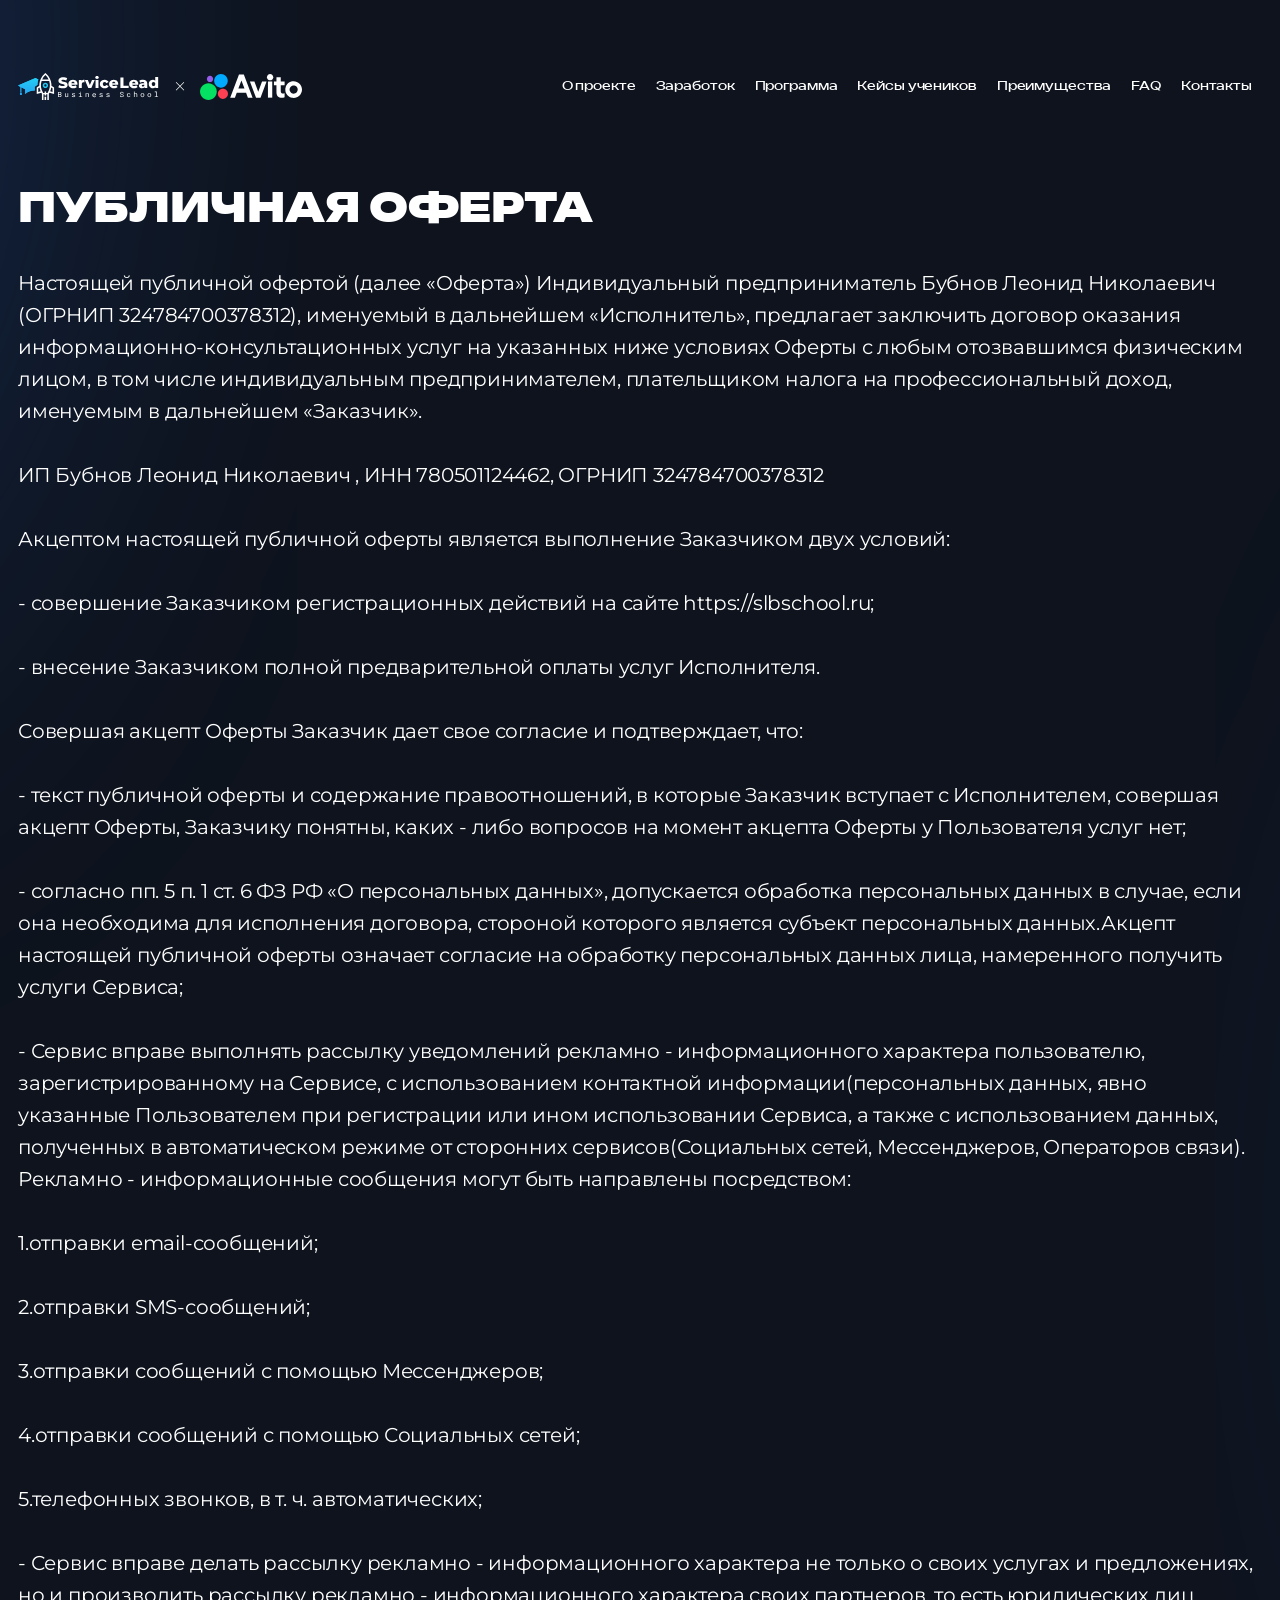
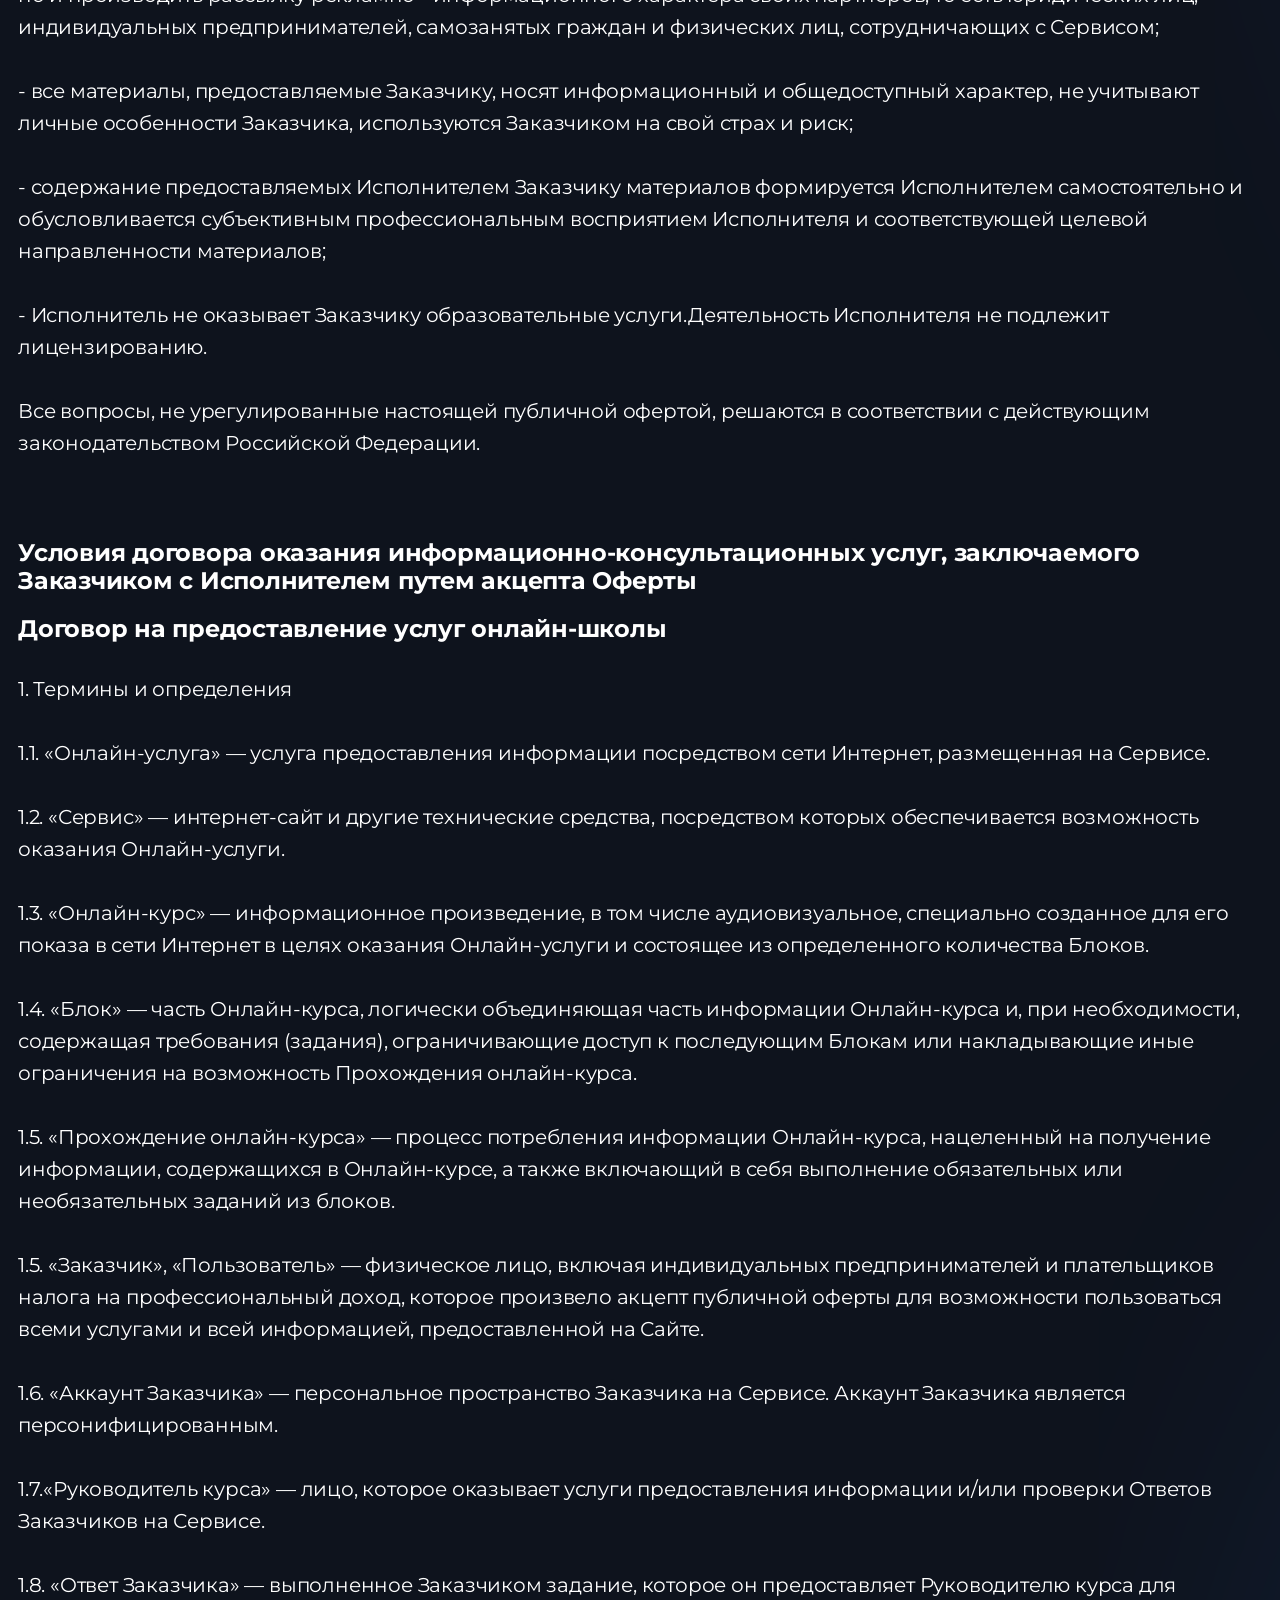
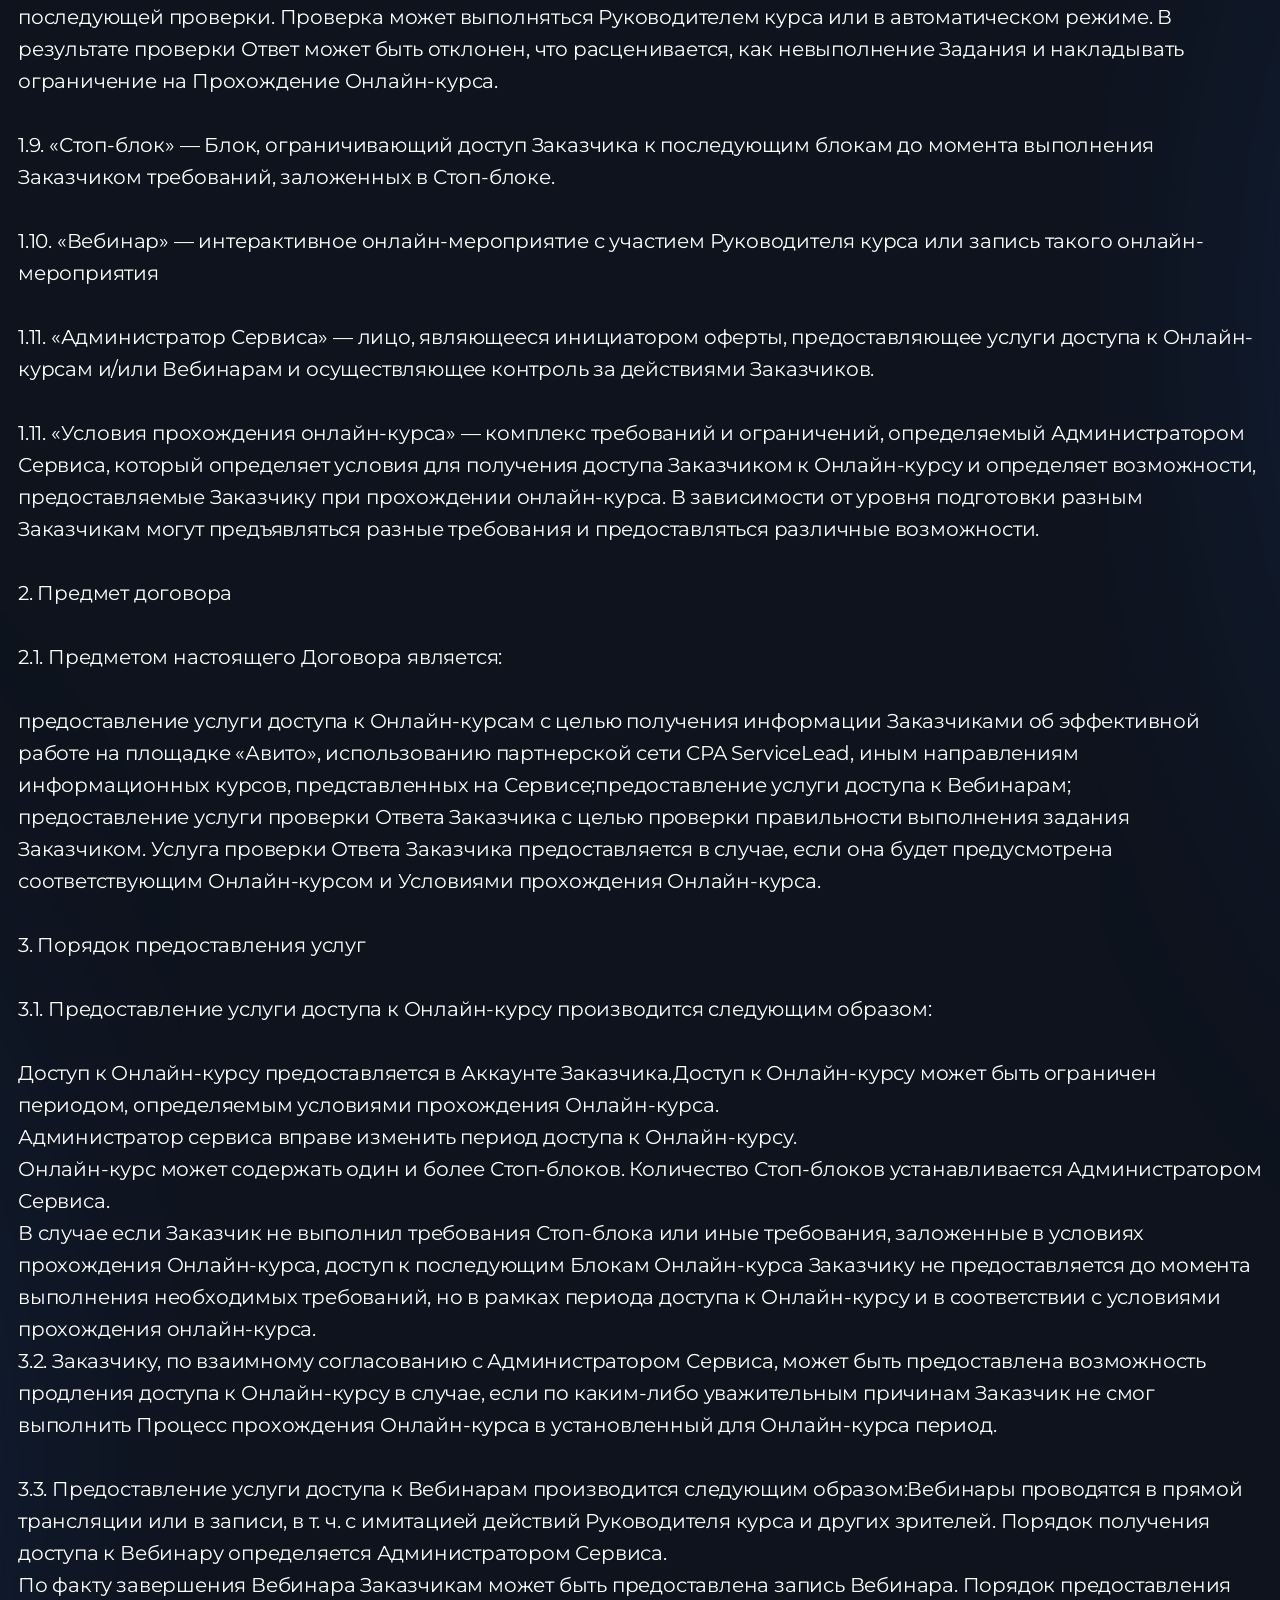
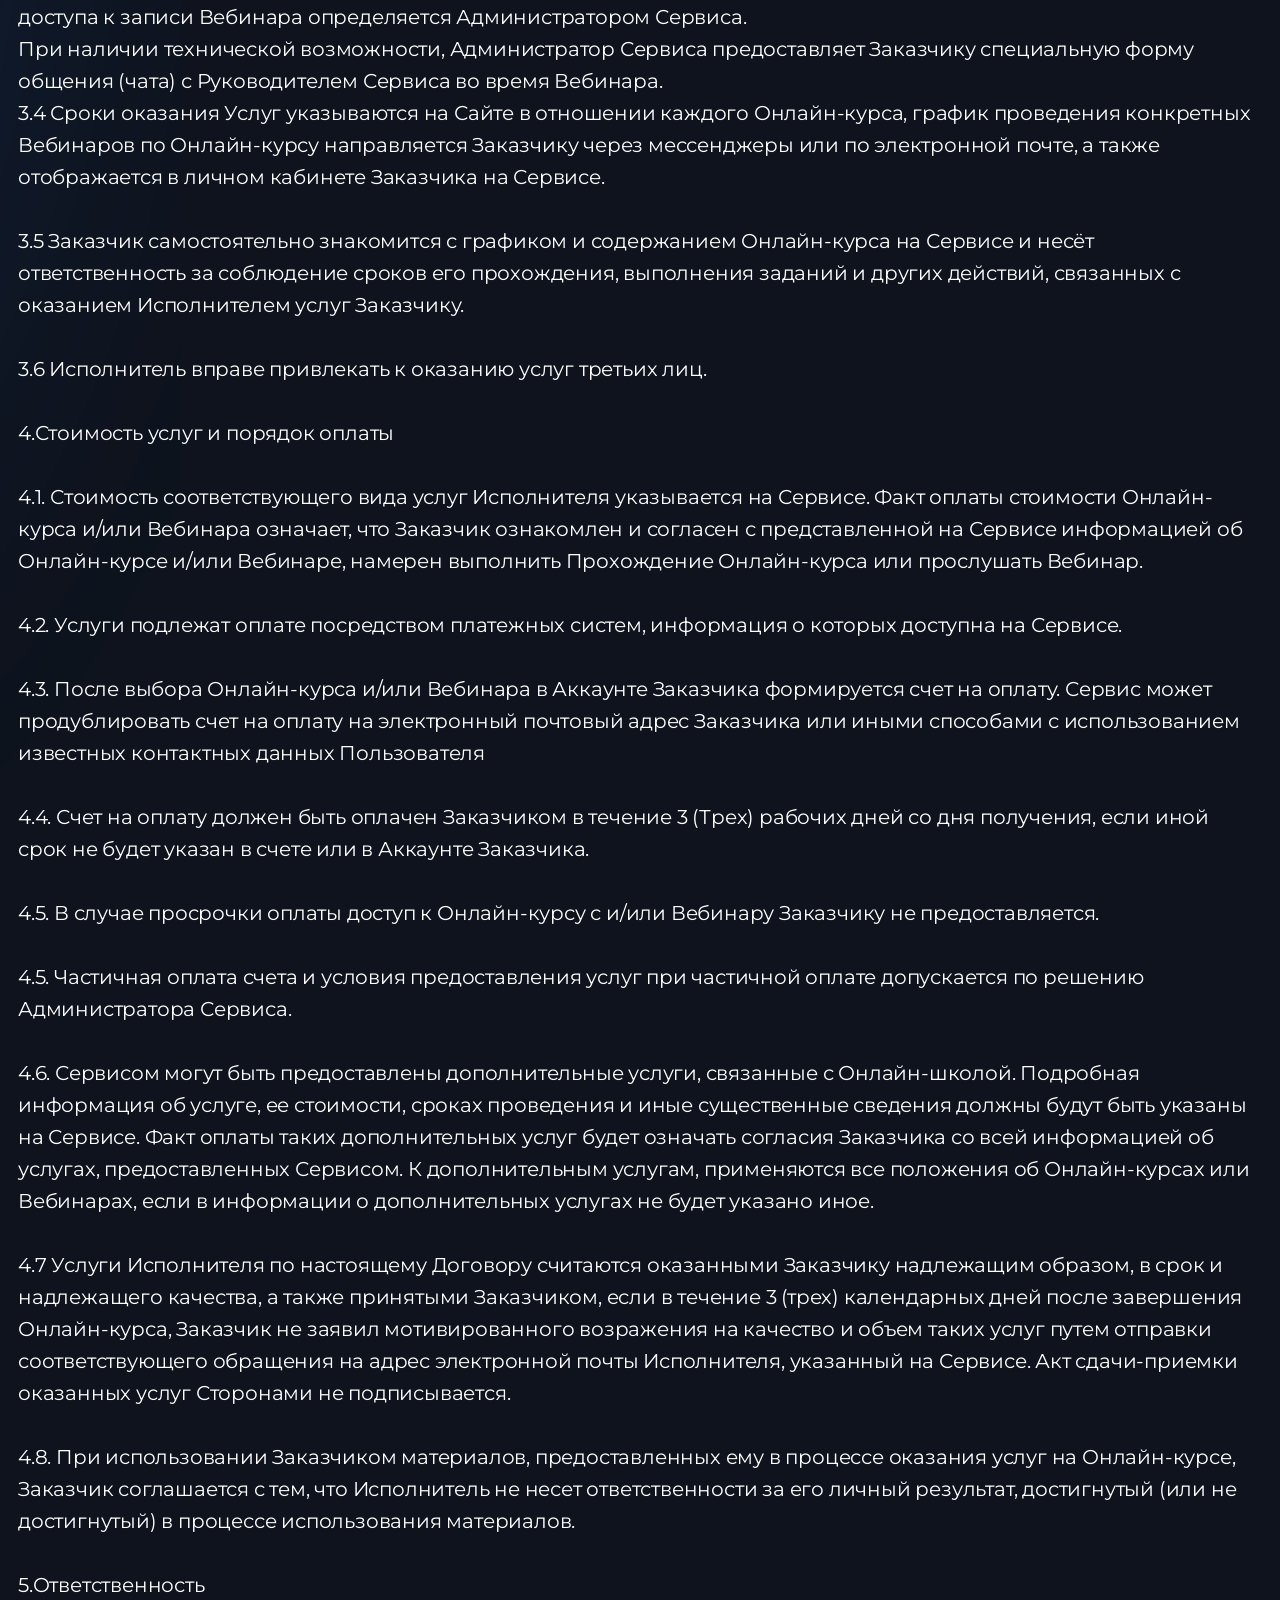
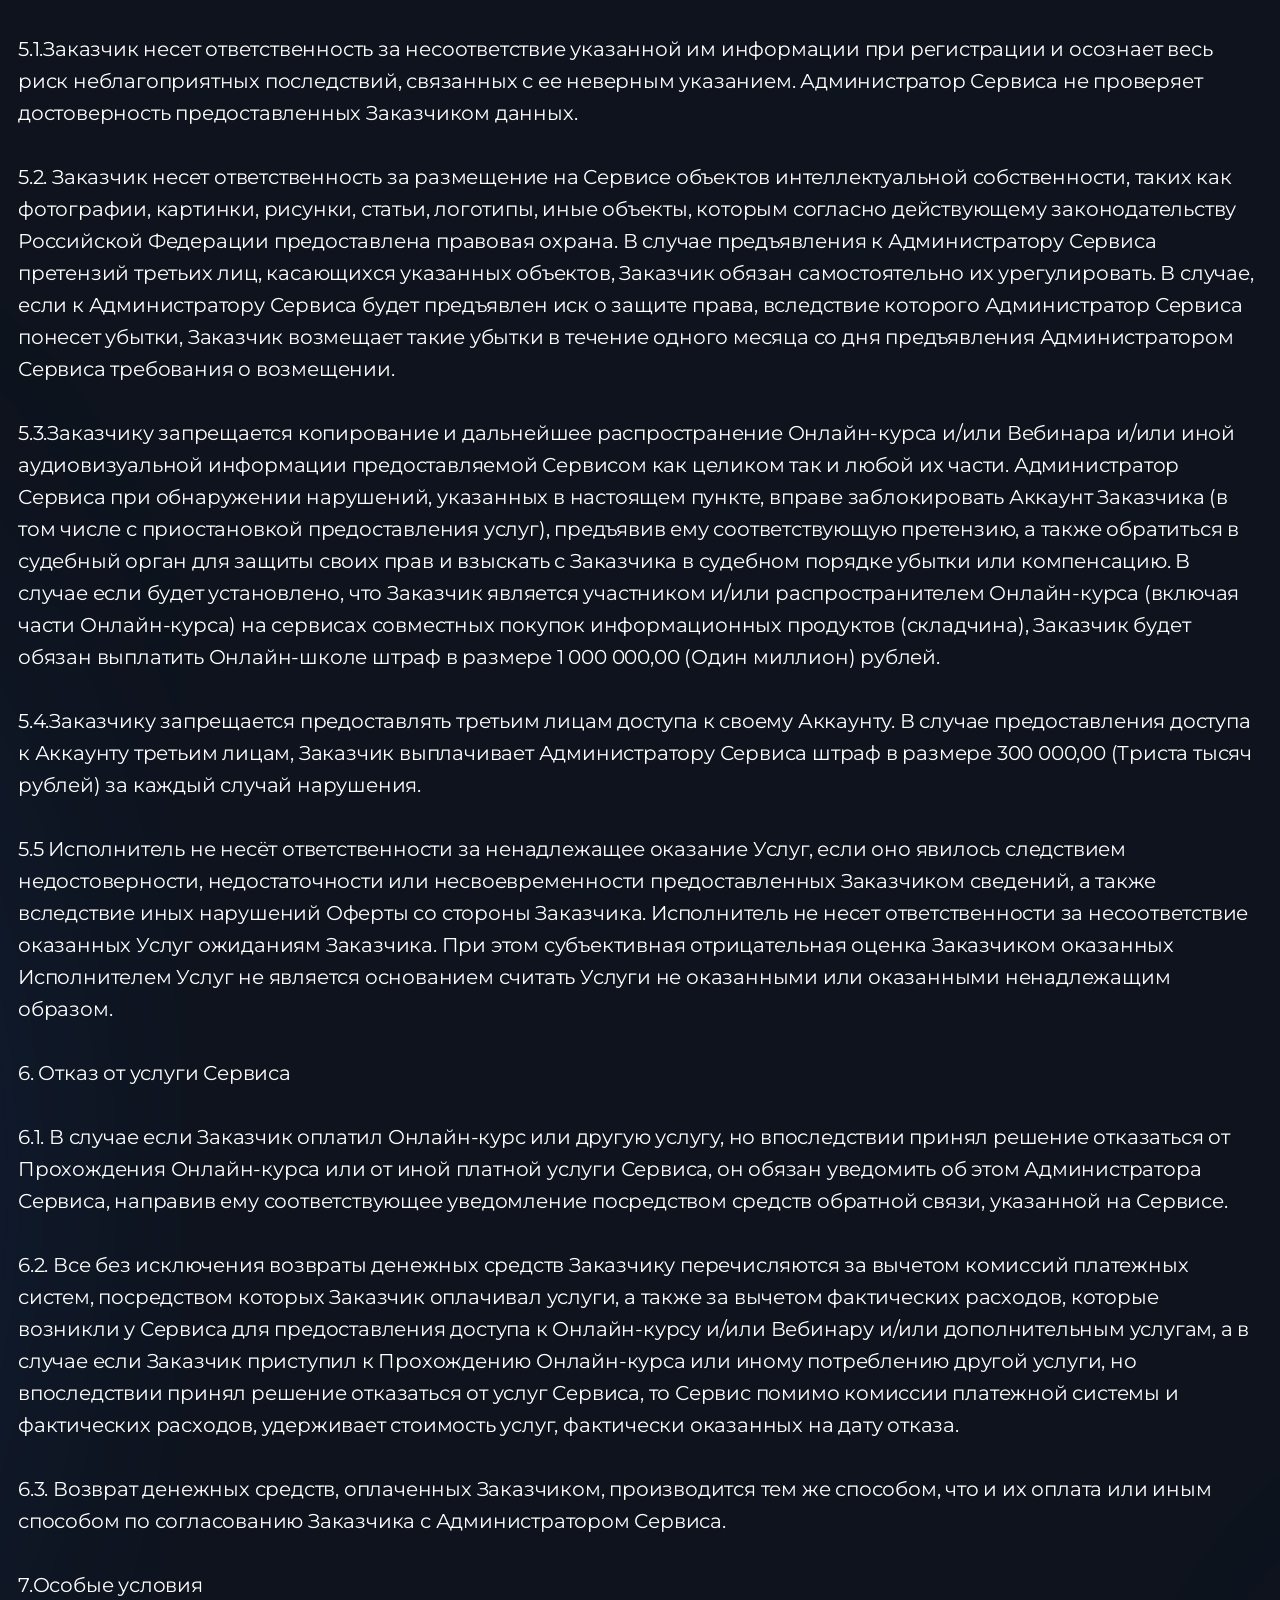
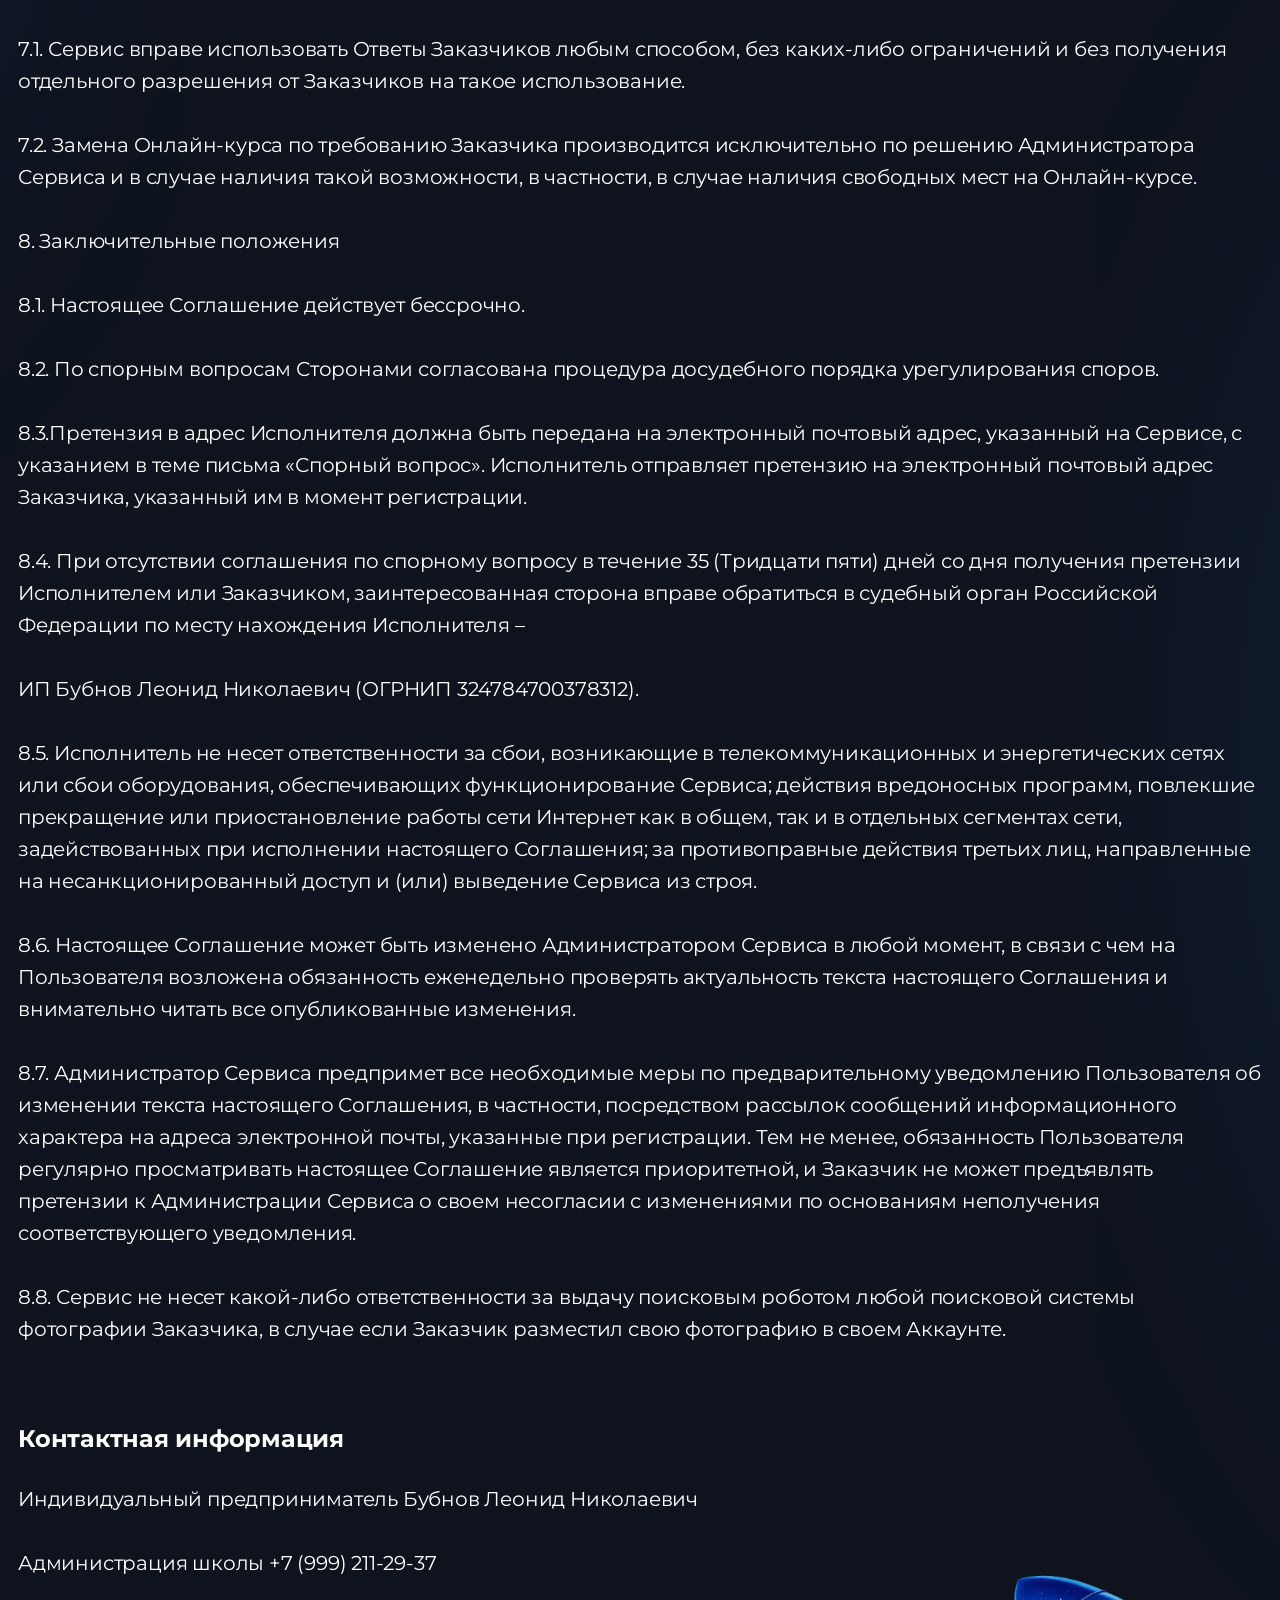
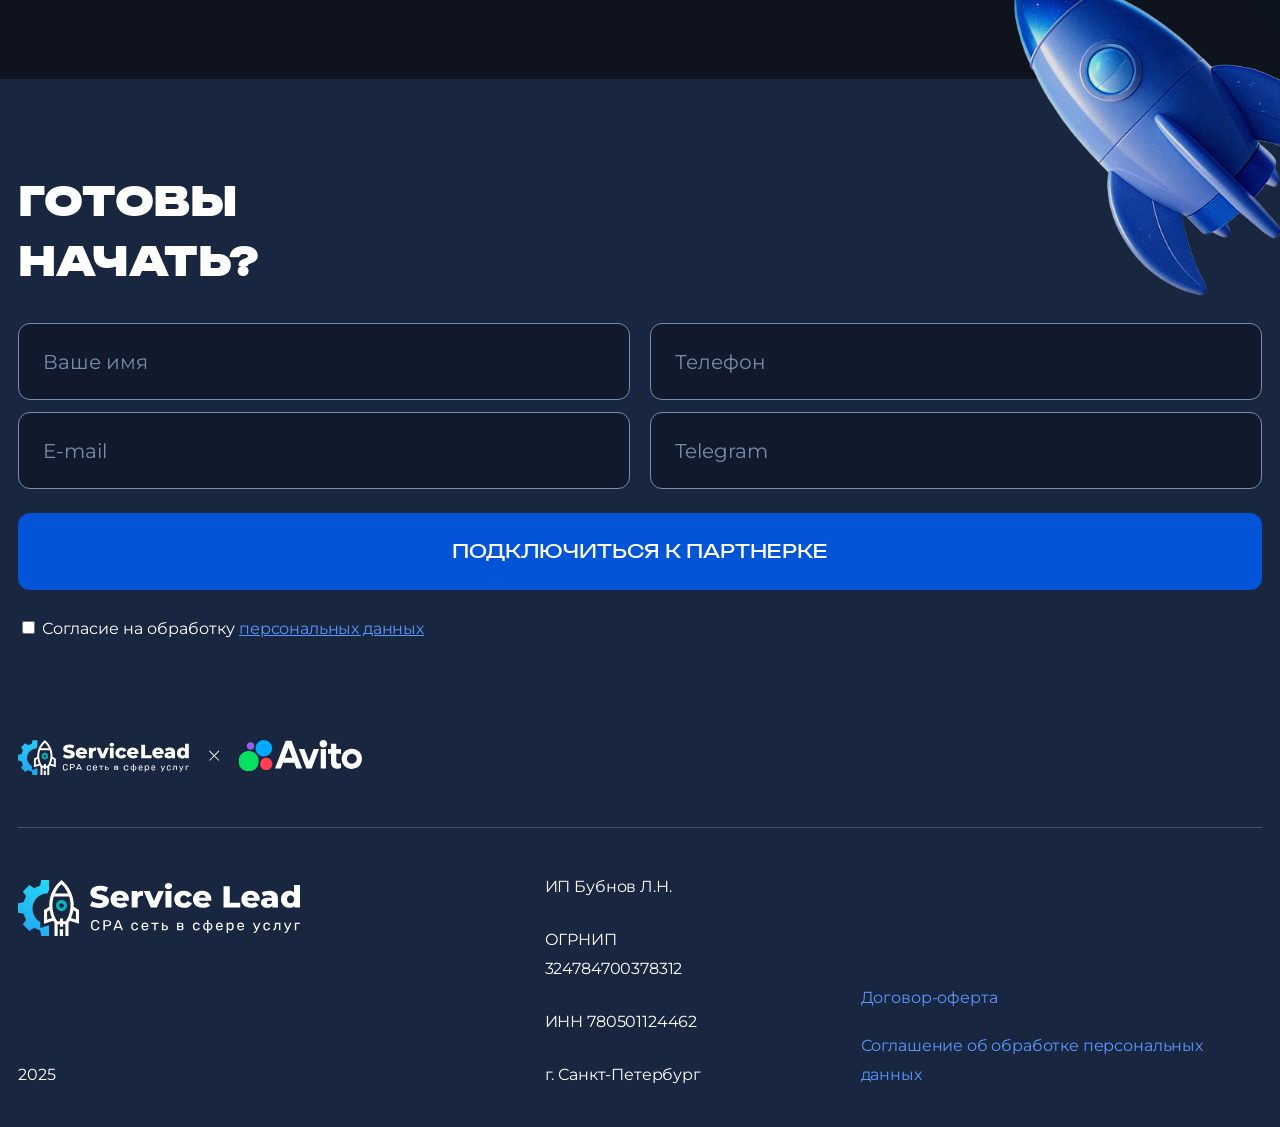
<file: offer.html>
<!DOCTYPE html><html lang="ru">
<head>
  <meta charset="UTF-8">
  <meta name="viewport" content="width=360, initial-scale=1">
  <title>Договор-оферта</title>
  <link rel="preconnect" href="https://fonts.googleapis.com">
  <link rel="preconnect" href="https://fonts.gstatic.com" crossorigin>
  <link href="https://fonts.googleapis.com/css2?family=Montserrat:ital,wght@0,100..900;1,100..900&amp;display=swap" rel="stylesheet">
  <link rel="stylesheet" href="assets/css/vendor.css">
  <link rel="stylesheet" href="assets/css/new.css">
  <link rel="stylesheet" href="assets/css/style.css">
  <link rel="icon" type="image/png" href="assets/favicon/favicon-96x96.png" sizes="96x96">
  <link rel="icon" type="image/svg+xml" href="assets/favicon/favicon.svg">
  <link rel="shortcut icon" href="assets/favicon/favicon.ico">
  <link rel="apple-touch-icon" sizes="180x180" href="assets/favicon/apple-touch-icon.png">
  <meta name="apple-mobile-web-app-title" content="SL Avito">
  <link rel="manifest" href="assets/favicon/site.webmanifest">
</head><body>
<header class="header">	 
	<div class="content-wrap">
	<a class="header__logo" href="https://servicelead.ru/" target="_blank">
		<img src="assets/images/logo.svg"/>
	</a>
	<div class="header__links hide-lg">
		<a class="header__link" href="#about">О проекте</a>
		<a class="header__link" href="#model">Заработок</a>
		<a class="header__link" href="#study">Программа</a>
		<a class="header__link" href="#cases">Кейсы учеников</a>
		<a class="header__link" href="#adv">Преимущества</a>
		<a class="header__link" href="#faq">FAQ</a>
		<a class="header__link" href="#contacts">Контакты</a>
	</div>

	<div class="header__menu-btn hide-xl show-lg-flex">
		<span></span><span></span><span></span>
	</div>
	</div>
</header>
<div class="page-wrap pb">
  <section class="section offer-page">
    <div class="content-wrap">
      <h1 class="offer-page__title">Публичная оферта</h1>
      <div class="offer-page__text">
        <p>Настоящей публичной офертой (далее «Оферта») Индивидуальный предприниматель Бубнов Леонид Николаевич (ОГРНИП 324784700378312), именуемый в дальнейшем «Исполнитель», предлагает заключить договор оказания информационно-консультационных услуг на указанных ниже условиях Оферты с любым отозвавшимся физическим лицом, в том числе индивидуальным предпринимателем, плательщиком налога на профессиональный доход, именуемым в дальнейшем «Заказчик».</p>
        <p>ИП Бубнов Леонид Николаевич , ИНН 780501124462, ОГРНИП 324784700378312</p>
        <p>Акцептом настоящей публичной оферты является выполнение Заказчиком двух условий:</p>
        <p>- совершение Заказчиком регистрационных действий на сайте https://slbschool.ru;</p>
        <p>- внесение Заказчиком полной предварительной оплаты услуг Исполнителя.</p>
        <p>Совершая акцепт Оферты Заказчик дает свое согласие и подтверждает, что:</p>
        <p>- текст публичной оферты и содержание правоотношений, в которые Заказчик вступает с Исполнителем, совершая акцепт Оферты, Заказчику понятны, каких - либо вопросов на момент акцепта Оферты у Пользователя услуг нет;</p>
        <p>- согласно пп. 5 п. 1 ст. 6 ФЗ РФ «О персональных данных», допускается обработка персональных данных в случае, если она необходима для исполнения договора, стороной которого является субъект персональных данных.Акцепт настоящей публичной оферты означает согласие на обработку персональных данных лица, намеренного получить услуги Сервиса;</p>
        <p>- Сервис вправе выполнять рассылку уведомлений рекламно - информационного характера пользователю, зарегистрированному на Сервисе, с использованием контактной информации(персональных данных, явно указанные Пользователем при регистрации или ином использовании Сервиса, а также с использованием данных, полученных в автоматическом режиме от сторонних сервисов(Социальных сетей, Мессенджеров, Операторов связи). Рекламно - информационные сообщения могут быть направлены посредством:</p>
        <p>1.отправки email-сообщений;</p>
        <p>2.отправки SMS-сообщений;</p>
        <p>3.отправки сообщений с помощью Мессенджеров;</p>
        <p>4.отправки сообщений с помощью Социальных сетей;</p>
        <p>5.телефонных звонков, в т. ч. автоматических;</p>
        <p>- Сервис вправе делать рассылку рекламно - информационного характера не только о своих услугах и предложениях, но и производить рассылку рекламно - информационного характера своих партнеров, то есть юридических лиц, индивидуальных предпринимателей, самозанятых граждан и физических лиц, сотрудничающих с Сервисом;</p>
        <p>- все материалы, предоставляемые Заказчику, носят информационный и общедоступный характер, не учитывают личные особенности Заказчика, используются Заказчиком на свой страх и риск;</p>
        <p>- содержание предоставляемых Исполнителем Заказчику материалов формируется Исполнителем самостоятельно и обусловливается субъективным профессиональным восприятием Исполнителя и соответствующей целевой направленности материалов;</p>
        <p>- Исполнитель не оказывает Заказчику образовательные услуги.Деятельность Исполнителя не подлежит лицензированию.</p>
        <p>Все вопросы, не урегулированные настоящей публичной офертой, решаются в соответствии с действующим законодательством Российской Федерации.</p>
      </div>
      <div class="offer-page__subtitle">Условия договора оказания информационно-консультационных услуг, заключаемого Заказчиком с Исполнителем путем акцепта Оферты</div>
      <div class="offer-page__subtitle">Договор на предоставление услуг онлайн-школы</div>
      <div class="offer-page__text">
        <p>1. Термины и определения</p>
        <p>1.1. «Онлайн-услуга» — услуга предоставления информации посредством сети Интернет, размещенная на Сервисе.</p>
        <p>1.2. «Сервис» — интернет-сайт и другие технические средства, посредством которых обеспечивается возможность оказания Онлайн-услуги.</p>
        <p>1.3. «Онлайн-курс» — информационное произведение, в том числе аудиовизуальное, специально созданное для его показа в сети Интернет в целях оказания Онлайн-услуги и состоящее из определенного количества Блоков.</p>
        <p>1.4. «Блок» — часть Онлайн-курса, логически объединяющая часть информации Онлайн-курса и, при необходимости, содержащая требования (задания), ограничивающие доступ к последующим Блокам или накладывающие иные ограничения на возможность Прохождения онлайн-курса.</p>
        <p>1.5. «Прохождение онлайн-курса» — процесс потребления информации Онлайн-курса, нацеленный на получение информации, содержащихся в Онлайн-курсе, а также включающий в себя выполнение обязательных или необязательных заданий из блоков.</p>
        <p>1.5. «Заказчик», «Пользователь» — физическое лицо, включая индивидуальных предпринимателей и плательщиков налога на профессиональный доход, которое произвело акцепт публичной оферты для возможности пользоваться всеми услугами и всей информацией, предоставленной на Сайте.</p>
        <p>1.6. «Аккаунт Заказчика» — персональное пространство Заказчика на Сервисе. Аккаунт Заказчика является персонифицированным.</p>
        <p>1.7.«Руководитель курса» — лицо, которое оказывает услуги предоставления информации и/или проверки Ответов Заказчиков на Сервисе.</p>
        <p>1.8. «Ответ Заказчика» — выполненное Заказчиком задание, которое он предоставляет Руководителю курса для последующей проверки. Проверка может выполняться Руководителем курса или в автоматическом режиме. В результате проверки Ответ может быть отклонен, что расценивается, как невыполнение Задания и накладывать ограничение на Прохождение Онлайн-курса.</p>
        <p>1.9. «Стоп-блок» — Блок, ограничивающий доступ Заказчика к последующим блокам до момента выполнения Заказчиком требований, заложенных в Стоп-блоке.</p>
        <p>1.10. «Вебинар» — интерактивное онлайн-мероприятие с участием Руководителя курса или запись такого онлайн-мероприятия</p>
        <p>1.11. «Администратор Сервиса» — лицо, являющееся инициатором оферты, предоставляющее услуги доступа к Онлайн-курсам и/или Вебинарам и осуществляющее контроль за действиями Заказчиков.</p>
        <p>1.11. «Условия прохождения онлайн-курса» — комплекс требований и ограничений, определяемый Администратором Сервиса, который определяет условия для получения доступа Заказчиком к Онлайн-курсу и определяет возможности, предоставляемые Заказчику при прохождении онлайн-курса. В зависимости от уровня подготовки разным Заказчикам могут предъявляться разные требования и предоставляться различные возможности.</p>
        <p>2. Предмет договора</p>
        <p>2.1. Предметом настоящего Договора является:</p>
        <p>
          предоставление услуги доступа к Онлайн-курсам с целью получения информации Заказчиками об эффективной работе на площадке «Авито», использованию партнерской сети CPA ServiceLead, иным направлениям информационных курсов, представленных на Сервисе;предоставление услуги доступа к Вебинарам;<br>
          предоставление услуги проверки Ответа Заказчика  с целью проверки правильности выполнения задания Заказчиком. Услуга проверки Ответа Заказчика  предоставляется в случае, если она будет предусмотрена соответствующим Онлайн-курсом и Условиями прохождения Онлайн-курса.
        </p>
        <p>3. Порядок предоставления услуг</p>
        <p>3.1. Предоставление услуги доступа к Онлайн-курсу производится следующим образом:</p>
        <p>
          Доступ к Онлайн-курсу предоставляется в Аккаунте Заказчика.Доступ к Онлайн-курсу может быть ограничен периодом, определяемым условиями прохождения Онлайн-курса.<br>
          Администратор сервиса вправе изменить период доступа к Онлайн-курсу.<br>
          Онлайн-курс может содержать один и более Стоп-блоков. Количество Стоп-блоков устанавливается Администратором Сервиса.<br>
          В случае если Заказчик не выполнил требования Стоп-блока или иные требования, заложенные в условиях прохождения Онлайн-курса, доступ к последующим Блокам Онлайн-курса Заказчику не предоставляется до момента выполнения необходимых требований, но в рамках периода доступа к Онлайн-курсу и в соответствии с условиями прохождения онлайн-курса.<br>
          3.2. Заказчику, по взаимному согласованию с Администратором Сервиса, может быть предоставлена возможность продления доступа к Онлайн-курсу в случае, если по каким-либо уважительным причинам Заказчик не смог выполнить Процесс прохождения Онлайн-курса в установленный для Онлайн-курса период.
        </p>
        <p>
          3.3. Предоставление услуги доступа к Вебинарам производится следующим образом:Вебинары проводятся в прямой трансляции или в записи, в т. ч. с имитацией действий Руководителя курса и других зрителей. Порядок получения доступа к Вебинару определяется Администратором Сервиса.<br>
          По факту завершения Вебинара Заказчикам может быть предоставлена запись Вебинара. Порядок предоставления доступа к записи Вебинара определяется Администратором Сервиса.<br>
          При наличии технической возможности, Администратор Сервиса предоставляет Заказчику специальную форму общения (чата) с Руководителем Сервиса во время Вебинара.<br>
          3.4 Сроки оказания Услуг указываются на Сайте в отношении каждого Онлайн-курса, график проведения конкретных Вебинаров по Онлайн-курсу направляется Заказчику через мессенджеры или по электронной почте, а также отображается в личном кабинете Заказчика на Сервисе.
        </p>
        <p>3.5 Заказчик самостоятельно знакомится с графиком и содержанием Онлайн-курса на Сервисе и несёт ответственность за соблюдение сроков его прохождения, выполнения заданий и других действий, связанных с оказанием Исполнителем услуг Заказчику.</p>
        <p>3.6 Исполнитель вправе привлекать к оказанию услуг третьих лиц.</p>
        <p>4.Стоимость услуг и порядок оплаты</p>
        <p>4.1. Стоимость соответствующего вида услуг Исполнителя указывается на Сервисе. Факт оплаты стоимости Онлайн-курса и/или Вебинара означает, что Заказчик ознакомлен и согласен с представленной на Сервисе информацией об Онлайн-курсе и/или Вебинаре, намерен выполнить Прохождение Онлайн-курса или прослушать Вебинар.</p>
        <p>4.2. Услуги подлежат оплате посредством платежных систем, информация о которых доступна на Сервисе.</p>
        <p>4.3. После выбора Онлайн-курса и/или Вебинара в Аккаунте Заказчика формируется счет на оплату. Сервис может продублировать счет на оплату на электронный почтовый адрес Заказчика или иными способами с использованием известных контактных данных Пользователя</p>
        <p>4.4. Счет на оплату должен быть оплачен Заказчиком в течение 3 (Трех) рабочих дней со дня получения, если иной срок не будет указан в счете или в Аккаунте Заказчика.</p>
        <p>4.5. В случае просрочки оплаты доступ к Онлайн-курсу с и/или Вебинару Заказчику не предоставляется.</p>
        <p>4.5. Частичная оплата счета и условия предоставления услуг при частичной оплате допускается по решению Администратора Сервиса.</p>
        <p>4.6. Сервисом могут быть предоставлены дополнительные услуги, связанные с Онлайн-школой. Подробная информация об услуге, ее стоимости, сроках проведения и иные существенные сведения должны будут быть указаны на Сервисе. Факт оплаты таких дополнительных услуг будет означать согласия Заказчика со всей информацией об услугах, предоставленных Сервисом. К дополнительным услугам,  применяются все положения об Онлайн-курсах или Вебинарах, если в информации о дополнительных услугах не будет указано иное.</p>
        <p>4.7 Услуги Исполнителя по настоящему Договору считаются оказанными Заказчику надлежащим образом, в срок и надлежащего качества, а также принятыми Заказчиком, если в течение 3 (трех) календарных дней после завершения Онлайн-курса, Заказчик не заявил мотивированного возражения на качество и объем таких услуг путем отправки соответствующего обращения на адрес электронной почты Исполнителя, указанный на Сервисе. Акт сдачи-приемки оказанных услуг Сторонами не подписывается.</p>
        <p>4.8. При использовании Заказчиком материалов, предоставленных ему в процессе оказания услуг на Онлайн-курсе, Заказчик соглашается с тем, что Исполнитель не несет ответственности за его личный результат, достигнутый (или не достигнутый) в процессе использования материалов.</p>
        <p>5.Ответственность</p>
        <p>5.1.Заказчик несет ответственность за несоответствие указанной им информации при регистрации и осознает весь риск неблагоприятных последствий, связанных с ее неверным указанием. Администратор Сервиса не проверяет достоверность предоставленных Заказчиком данных.</p>
        <p>5.2. Заказчик несет ответственность за размещение на Сервисе объектов интеллектуальной собственности, таких как фотографии, картинки, рисунки, статьи, логотипы, иные объекты, которым согласно действующему законодательству Российской Федерации предоставлена правовая охрана. В случае предъявления к Администратору Сервиса претензий третьих лиц, касающихся указанных объектов, Заказчик обязан самостоятельно их урегулировать. В случае, если к Администратору Сервиса будет предъявлен иск о защите права, вследствие которого Администратор Сервиса понесет убытки, Заказчик возмещает такие убытки в течение одного месяца со дня предъявления Администратором Сервиса требования о возмещении.</p>
        <p>5.3.Заказчику запрещается копирование и дальнейшее распространение Онлайн-курса и/или Вебинара и/или иной аудиовизуальной информации предоставляемой Сервисом как целиком так и любой их части. Администратор Сервиса при обнаружении нарушений, указанных в настоящем пункте, вправе заблокировать Аккаунт Заказчика (в том числе с приостановкой предоставления услуг), предъявив ему соответствующую претензию, а также обратиться в судебный орган для защиты своих прав и взыскать с Заказчика в судебном порядке убытки или компенсацию. В случае если будет установлено, что Заказчик является участником и/или распространителем Онлайн-курса (включая части Онлайн-курса) на сервисах совместных покупок информационных продуктов (складчина), Заказчик будет обязан выплатить Онлайн-школе штраф в размере 1 000 000,00 (Один миллион) рублей.</p>
        <p>5.4.Заказчику запрещается предоставлять третьим лицам доступа к своему Аккаунту. В случае предоставления доступа к Аккаунту третьим лицам, Заказчик выплачивает Администратору Сервиса штраф в размере 300 000,00 (Триста тысяч рублей) за каждый случай нарушения.</p>
        <p>5.5 Исполнитель не несёт ответственности за ненадлежащее оказание Услуг, если оно явилось следствием недостоверности, недостаточности или несвоевременности предоставленных Заказчиком сведений, а также вследствие иных нарушений Оферты со стороны Заказчика. Исполнитель не несет ответственности за несоответствие оказанных Услуг ожиданиям Заказчика. При этом субъективная отрицательная оценка Заказчиком оказанных Исполнителем Услуг не является основанием считать Услуги не оказанными или оказанными ненадлежащим образом.</p>
        <p>6. Отказ от услуги Сервиса</p>
        <p>6.1. В случае если Заказчик оплатил Онлайн-курс или другую услугу, но впоследствии принял решение отказаться от Прохождения Онлайн-курса или от иной платной услуги Сервиса, он обязан уведомить об этом Администратора Сервиса, направив ему соответствующее уведомление посредством средств обратной связи, указанной на Сервисе.</p>
        <p>6.2. Все без исключения возвраты денежных средств Заказчику перечисляются за вычетом комиссий платежных систем, посредством которых Заказчик оплачивал услуги, а также за вычетом  фактических расходов, которые возникли у Сервиса для предоставления доступа к Онлайн-курсу и/или Вебинару и/или дополнительным услугам, а в случае если Заказчик приступил к Прохождению Онлайн-курса или иному потреблению другой услуги, но впоследствии принял решение отказаться от услуг Сервиса, то Сервис помимо комиссии платежной системы и фактических расходов, удерживает стоимость услуг, фактически оказанных на дату отказа.</p>
        <p>6.3. Возврат денежных средств, оплаченных Заказчиком, производится тем же способом, что и их оплата или иным способом по согласованию Заказчика с Администратором Сервиса.</p>
        <p>7.Особые условия</p>
        <p>7.1.  Сервис вправе использовать Ответы Заказчиков любым способом, без каких-либо ограничений и без получения отдельного разрешения от Заказчиков на такое использование.</p>
        <p>7.2.  Замена Онлайн-курса по требованию Заказчика производится исключительно по решению Администратора Сервиса и в случае наличия такой возможности, в частности, в случае наличия свободных мест на Онлайн-курсе.</p>
        <p>8. Заключительные положения</p>
        <p>8.1. Настоящее Соглашение действует бессрочно.</p>
        <p>8.2. По спорным вопросам Сторонами согласована процедура досудебного порядка урегулирования споров.</p>
        <p>8.3.Претензия в адрес Исполнителя должна быть передана на электронный почтовый адрес, указанный на Сервисе, с указанием в теме письма «Спорный вопрос». Исполнитель отправляет претензию на электронный почтовый адрес Заказчика, указанный им в момент регистрации.</p>
        <p>8.4. При отсутствии соглашения по спорному вопросу в течение 35 (Тридцати пяти) дней со дня получения претензии Исполнителем или Заказчиком, заинтересованная сторона вправе обратиться в судебный орган Российской Федерации по месту нахождения Исполнителя –</p>
        <p>ИП Бубнов Леонид Николаевич (ОГРНИП 324784700378312).</p>
        <p>8.5. Исполнитель не несет ответственности за сбои, возникающие в телекоммуникационных и энергетических сетях или сбои оборудования, обеспечивающих функционирование Сервиса; действия вредоносных программ, повлекшие прекращение или приостановление работы сети Интернет как в общем, так и в отдельных сегментах сети, задействованных при исполнении настоящего Соглашения; за противоправные действия третьих лиц, направленные на несанкционированный доступ и (или) выведение Сервиса из строя.</p>
        <p>8.6. Настоящее Соглашение может быть изменено Администратором Сервиса в любой момент, в связи с чем на Пользователя возложена обязанность еженедельно проверять актуальность текста настоящего Соглашения и внимательно читать все опубликованные изменения.</p>
        <p>8.7. Администратор Сервиса предпримет все необходимые меры по предварительному уведомлению Пользователя об изменении текста настоящего Соглашения, в частности, посредством рассылок сообщений информационного характера на адреса электронной почты, указанные при регистрации. Тем не менее, обязанность Пользователя регулярно просматривать настоящее Соглашение является приоритетной, и Заказчик не может предъявлять претензии к Администрации Сервиса о своем несогласии с изменениями по основаниям неполучения соответствующего уведомления.</p>
        <p>8.8. Сервис не несет какой-либо ответственности за выдачу поисковым роботом любой поисковой системы фотографии Заказчика, в случае если Заказчик разместил свою фотографию в своем Аккаунте.</p>
      </div>
      <div class="offer-page__subtitle">Контактная информация</div>
      <div class="offer-page__text">
        <p>Индивидуальный предприниматель Бубнов Леонид Николаевич</p>
        <p>Администрация школы +7 (999) 211-29-37</p>
      </div>
    </div><img class="offer-page__blur-1 hide-md" src="assets/images/bg-blur-2.svg" alt><img class="offer-page__blur-2 hide-md" src="assets/images/bg-blur-2.svg" alt><img class="offer-page__blur-3 hide-md" src="assets/images/bg-blur-2.svg" alt><img class="offer-page__blur-4 hide-md" src="assets/images/bg-blur-2.svg" alt><img class="offer-page__blur-5 hide-md" src="assets/images/bg-blur-2.svg" alt><img class="offer-page__blur-6 hide-md" src="assets/images/bg-blur-2.svg" alt>
  </section>
</div>
<footer class="footer">
  <div class="content-wrap">
	<a class="anchor" id="contacts"></a>
    <div class="footer__top">
      <div class="footer__column">
        <div class="footer__title">Готовы <br class="show-sm"> начать?</div>

		<div class="footer__form">
			<div class="form-content">
				<div class="form-content-left">
					<input type="text" maxlength="60" class="f-input" placeholder="Ваше имя">
					<input type="email" maxlength="60" class="f-input" placeholder="E-mail">
				</div>
				<div class="form-content-right">
					<input type="tel" maxlength="60" class="f-input" placeholder="Телефон">
					<input type="text" maxlength="60" class="f-input" placeholder="Telegram">
				</div>
			</div>
			<div>
				<button class="button f-btn button-md btn-success">Подключиться к партнерке</button>
			</div>
			<div class="global-confirm-checkbox-block confirm-rules-checkbox">
				<label><input class="global-confirm-checkbox" type="checkbox" name="globalConfirmCheckbox">
					<span class="checkbox-text">Согласие на обработку
						<a class="footer-form__link" href="policy.html" target="_blank">персональных данных</a>
					</span>
				</label>
			</div>
		</div>

		<a class="footer__logo hide-md show-sm" href="https://servicelead.ru/" target="_blank">
			<img src="assets/images/logo/logo-full.svg" alt>
		</a>

      </div>
	</div>

    <div class="footer__bottom">
      <div class="footer__bottom-column"><a class="footer__bottom-logo" href="https://servicelead.ru/" target="_blank"><img src="assets/images/logo/logo-footer-service-lead.svg" alt></a>
        <div class="footer__copy hide-md">2025</div>
      </div>
      <div class="footer__bottom-column">
        <p>ИП Бубнов Л.Н.</p>
        <p>ОГРНИП<br> 324784700378312</p>
        <p>ИНН 780501124462</p>
        <p>г. Санкт-Петербург</p>
      </div>
      <div class="footer__bottom-column">
		<a class="footer__link" href="offer.html" target="_blank">Договор-оферта</a>
		<a class="footer__link" href="policy.html" target="_blank">Соглашение об обработке персональных данных</a>
        <div class="footer__copy hide-xl show-md">2025</div>
      </div>
    </div>
  </div>
  <img class="footer__img" src="assets/images/footer-model-rocket.png" alt="alt"/>
</footer>

<div class="mob-menu">
  <div class="mob-menu__btn">
    <span></span>
    <span></span>
    <span></span>
  </div>

  <a class="mob-menu__link" href="#about">О проекте</a>
  <a class="mob-menu__link" href="#model">Заработок</a>
  <a class="mob-menu__link" href="#study">Программа</a>
  <a class="mob-menu__link" href="#cases">Кейсы учеников</a>
  <a class="mob-menu__link" href="#adv">Преимущества</a>
  <a class="mob-menu__link" href="#faq">FAQ</a>
  <a class="mob-menu__link" href="#contacts">Контакты</a>
  <a class="mob-menu__logo" href="/"></a>
    <img src="assets/images/logo/logo-full.svg" alt=""/>
  </a>
  <div class="mob-menu__text">ИП Бубнов Л.Н.</div>
  <div class="mob-menu__text">ОГРНИП 324784700378312</div>
  <div class="mob-menu__text">ИНН 780501124462</div>
  <div class="mob-menu__text">г. Санкт-Петербург</div>
</div>
<div class="shadow"></div>
<a class="top-btn" href="#">
  <img class="icon arrow-u" src="assets/images/svg/arrow-u.svg" alt="">
</a>
<div class="popup-wrap" data-popup="hide">
  <form class="popup feedback">
    <div class="popup__title"><span>Мы Готовы!</span><br> а вы?</div>
    <input class="popup__form-input" type="text" name="fullname" placeholder="Ваше имя" required>
    <input class="popup__form-input" type="tel" name="phone" placeholder="Телефон" required>
    <button class="button popup__form-btn">Записаться на консультацию
    </button>
    <label class="check-wrap popup__form-check" for="popup-check">
      <input id="popup-check" type="checkbox" checked required><span class="check-wrap__box">
        <svg class="icon check">
          <use xlink:href="assets/images/sprite.svg#check"></use>
        </svg></span><span class="check-wrap__text">Согласие на обработку <a href="policy.html" target="_blank">персональных данных</a></span>
    </label>
    <div class="popup__x" data-popup="hide">
      <svg class="icon x">
        <use xlink:href="assets/images/sprite.svg#x"></use>
      </svg>
    </div>
    <picture class="popup__img">
      <source srcset="assets/images/campaign__form-img.webp" type="image/webp"/>
      <source srcset="assets/images/campaign__form-img.png" type="image/png"/><img src="assets/images/campaign__form-img.png" alt="alt"/>
    </picture>
  </form>
</div>
<script src="assets/js/vendor.js"></script>
<script src="assets/js/scripts.js"></script></body>
</html>
</file>
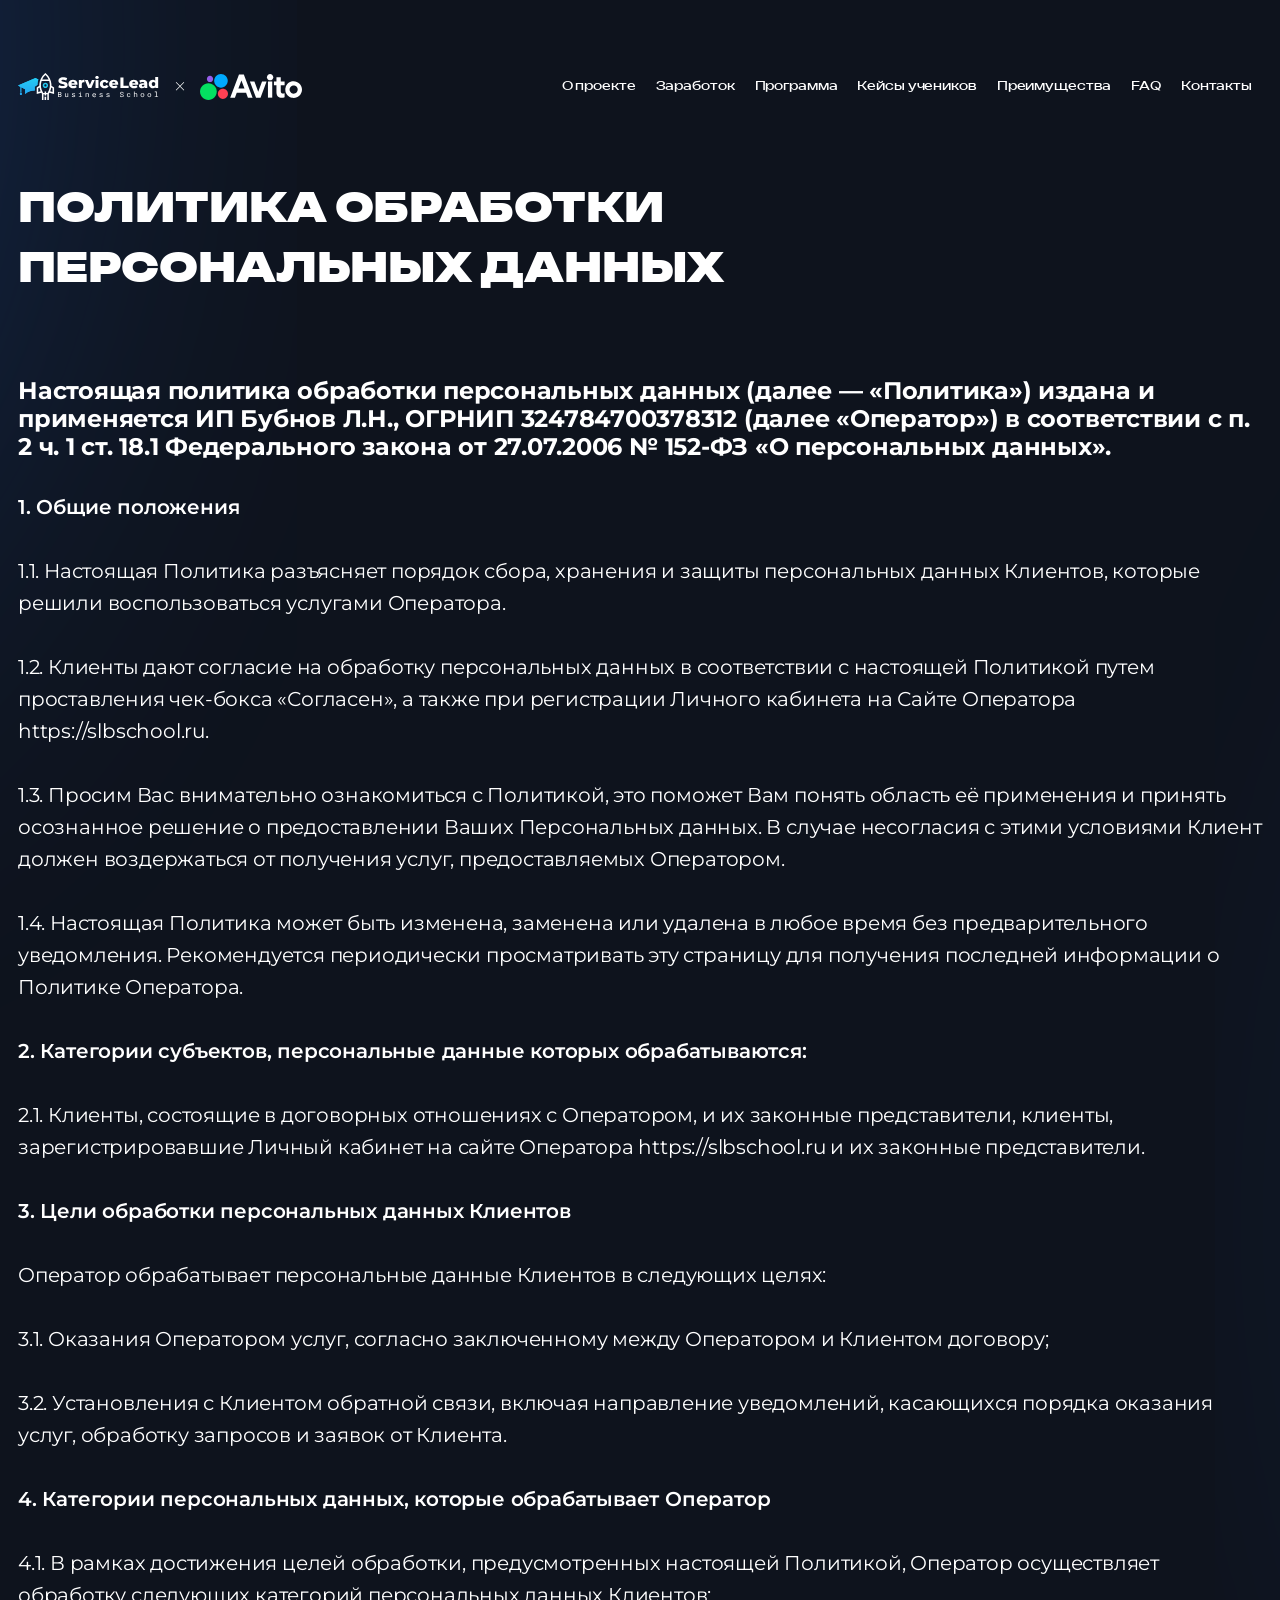
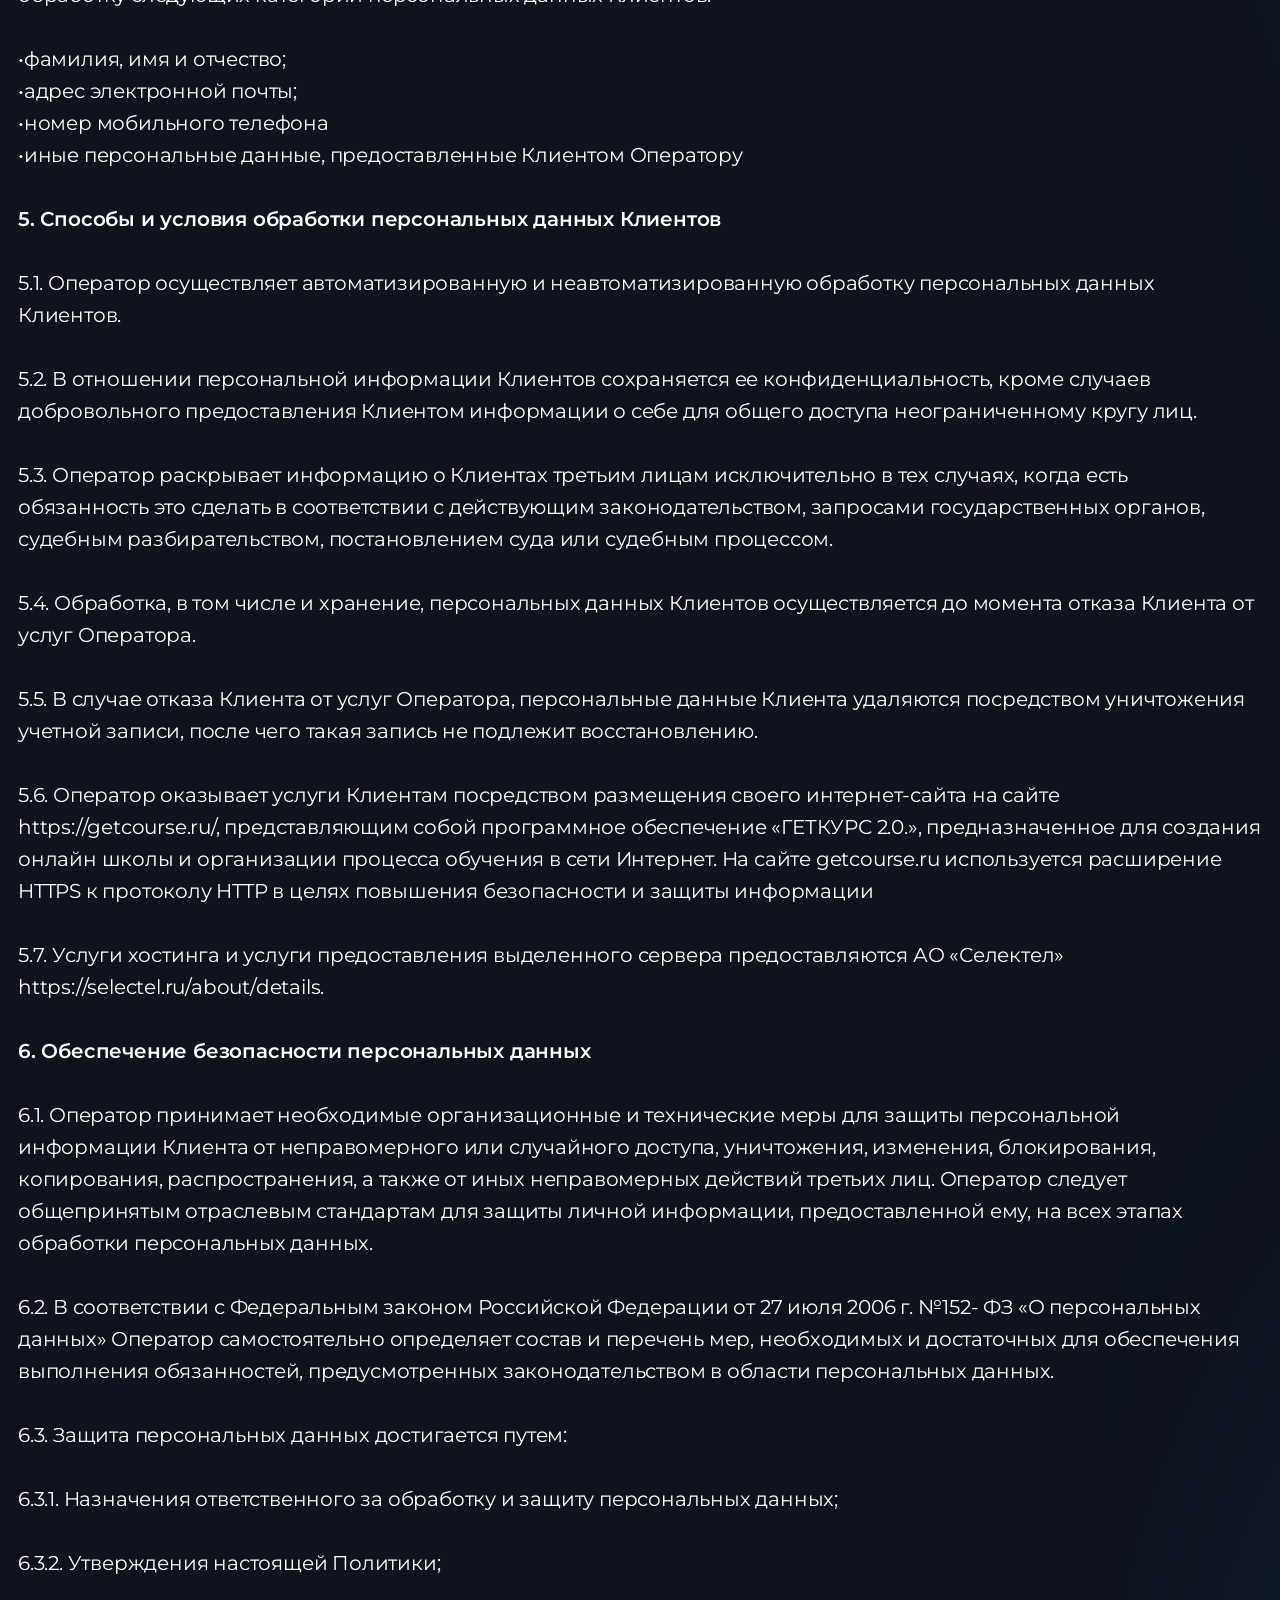
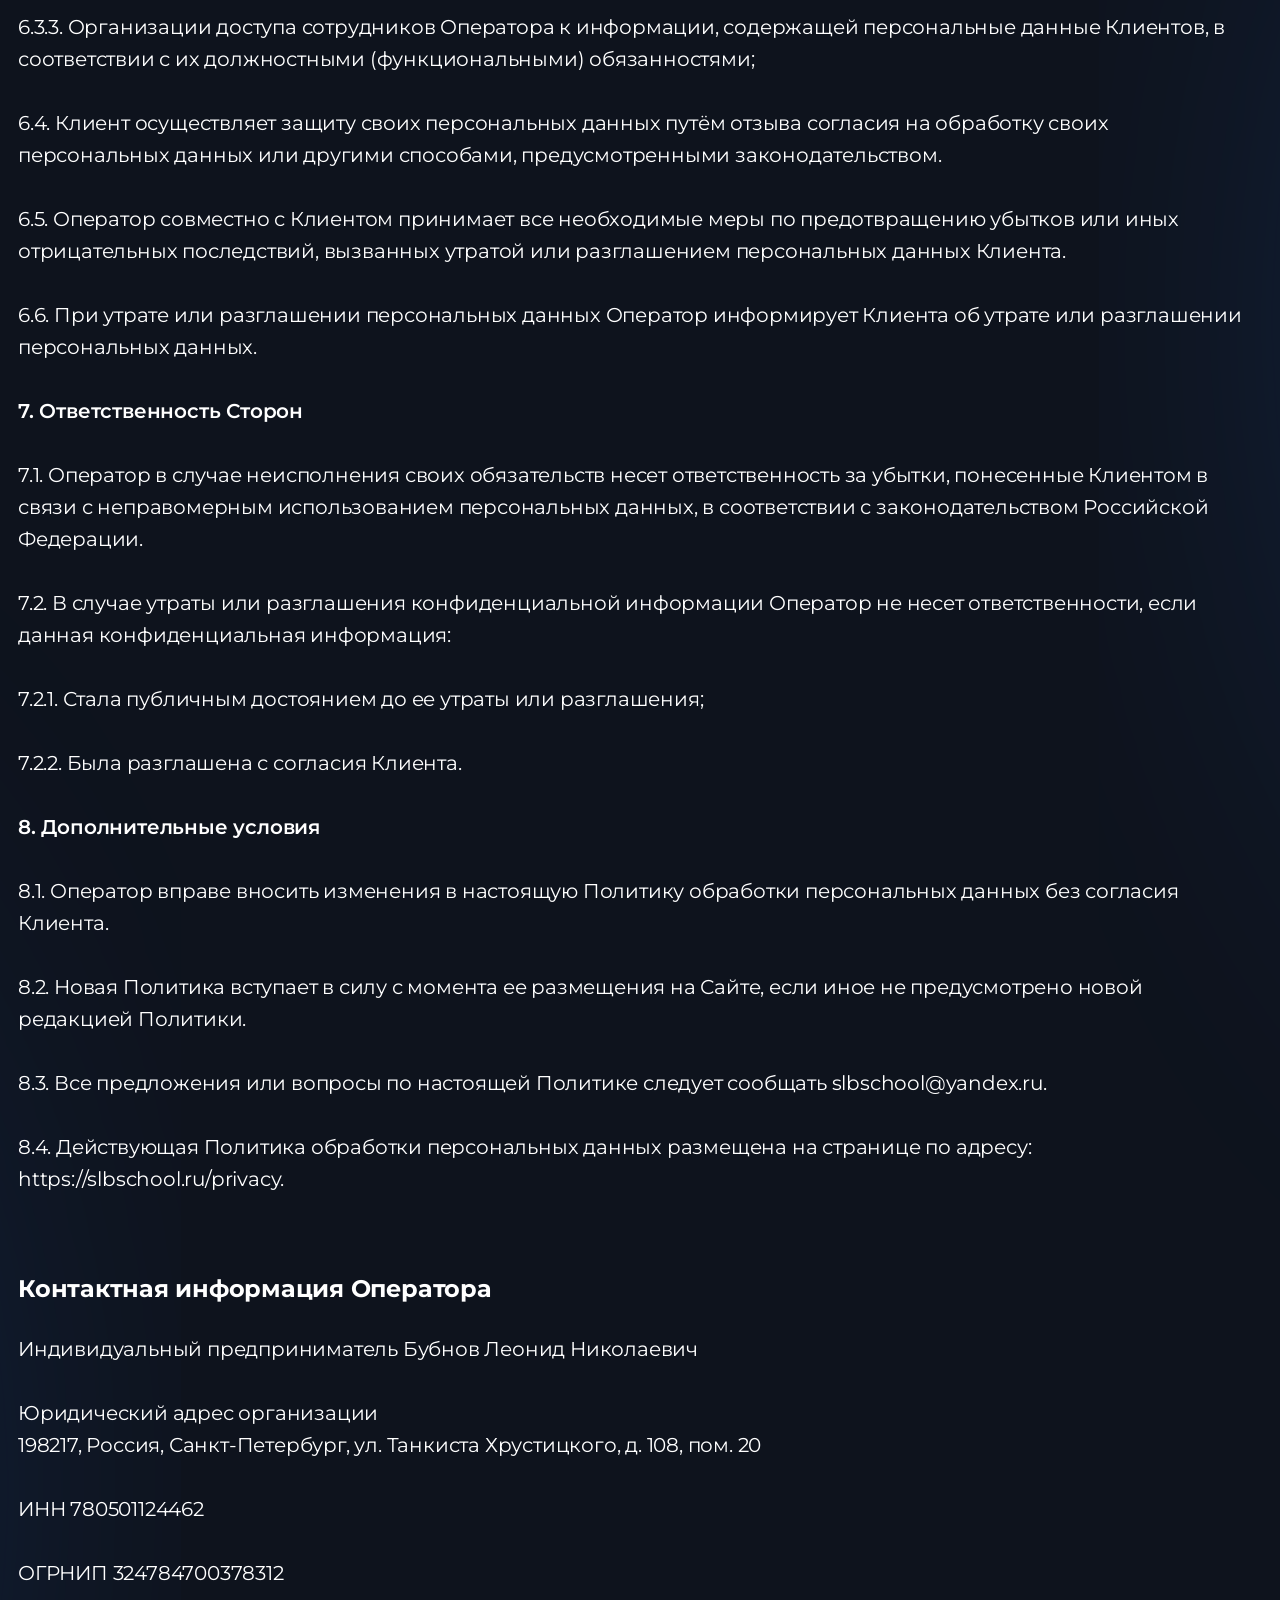
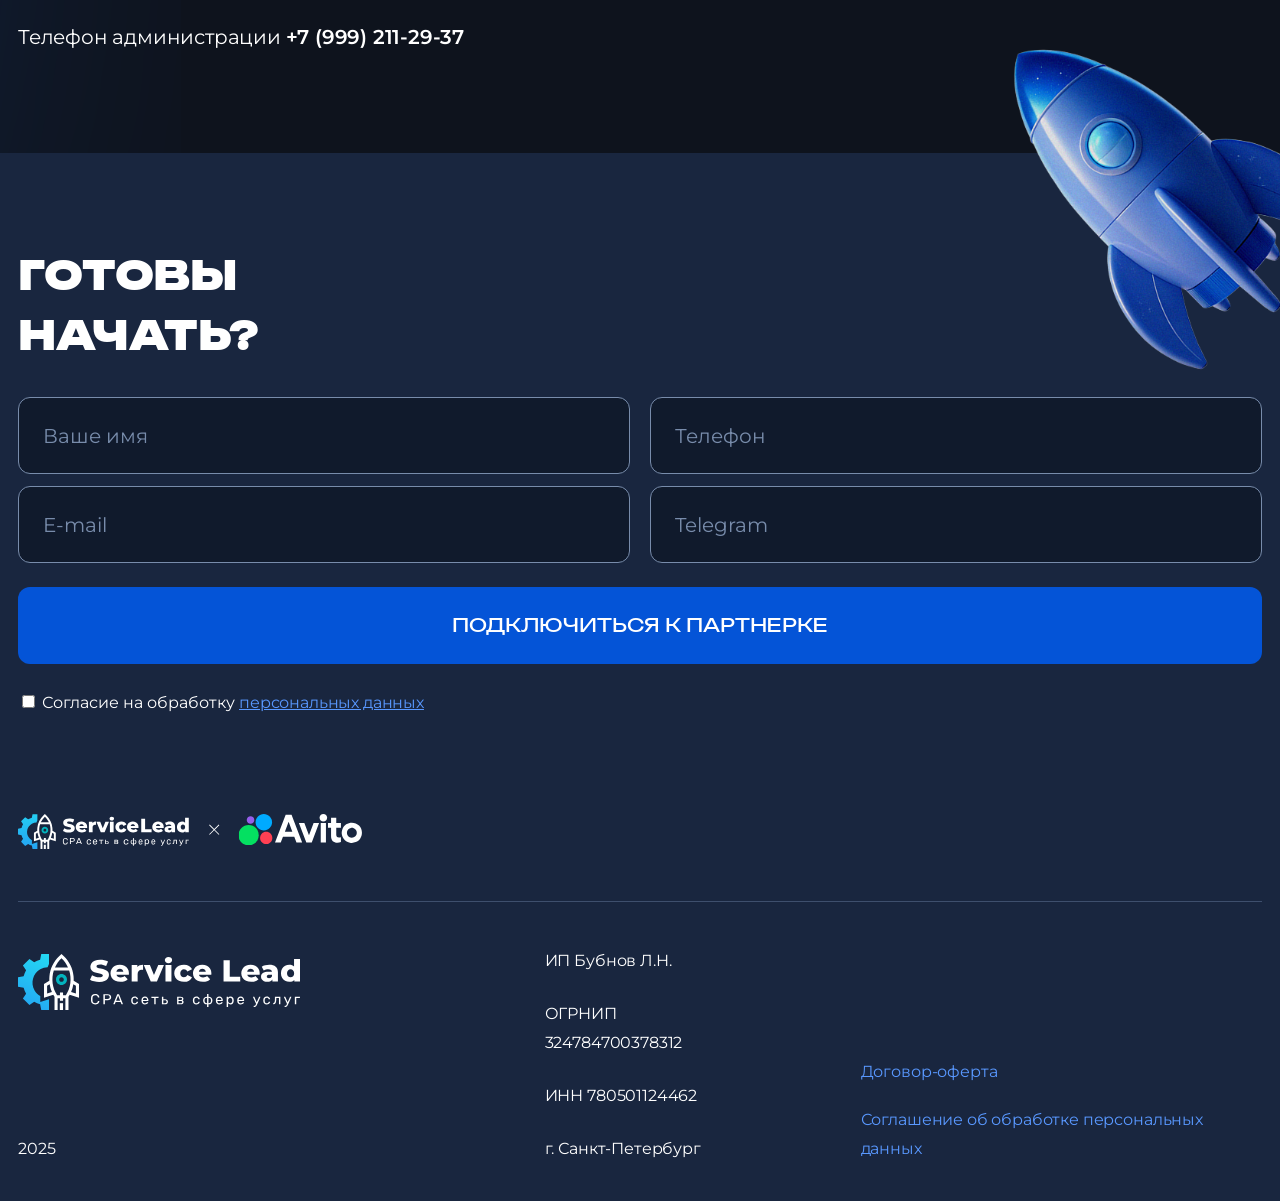
<file: policy.html>
<!DOCTYPE html><html lang="ru">
<head>
  <meta charset="UTF-8">
  <meta name="viewport" content="width=360, initial-scale=1">
  <title>Соглашение об обработке персональных данных</title>
  <link rel="preconnect" href="https://fonts.googleapis.com">
  <link rel="preconnect" href="https://fonts.gstatic.com" crossorigin>
  <link href="https://fonts.googleapis.com/css2?family=Montserrat:ital,wght@0,100..900;1,100..900&amp;display=swap" rel="stylesheet">
  <link rel="stylesheet" href="assets/css/vendor.css">
  <link rel="stylesheet" href="assets/css/new.css">
  <link rel="stylesheet" href="assets/css/style.css">
  <link rel="icon" type="image/png" href="assets/favicon/favicon-96x96.png" sizes="96x96">
  <link rel="icon" type="image/svg+xml" href="assets/favicon/favicon.svg">
  <link rel="shortcut icon" href="assets/favicon/favicon.ico">
  <link rel="apple-touch-icon" sizes="180x180" href="assets/favicon/apple-touch-icon.png">
  <meta name="apple-mobile-web-app-title" content="SL Avito">
  <link rel="manifest" href="assets/favicon/site.webmanifest">
</head><body>
<header class="header">	 
	<div class="content-wrap">
	<a class="header__logo" href="https://servicelead.ru/" target="_blank">
		<img src="assets/images/logo.svg"/>
	</a>
	<div class="header__links hide-lg">
		<a class="header__link" href="#about">О проекте</a>
		<a class="header__link" href="#model">Заработок</a>
		<a class="header__link" href="#study">Программа</a>
		<a class="header__link" href="#cases">Кейсы учеников</a>
		<a class="header__link" href="#adv">Преимущества</a>
		<a class="header__link" href="#faq">FAQ</a>
		<a class="header__link" href="#contacts">Контакты</a>
	</div>

	<div class="header__menu-btn hide-xl show-lg-flex">
		<span></span><span></span><span></span>
	</div>
	</div>
</header>
<div class="page-wrap pb">
  <section class="section offer-page">
    <div class="content-wrap">
      <h1 class="offer-page__title">Политика обработки<br> персональных данных</h1>
      <div class="offer-page__subtitle">Настоящая политика обработки персональных данных (далее — «Политика») издана и применяется ИП Бубнов Л.Н., ОГРНИП 324784700378312 (далее «Оператор») в соответствии с п. 2 ч. 1 ст. 18.1 Федерального закона от 27.07.2006 № 152-ФЗ «О персональных данных».</div>
      <div class="offer-page__text">
        <p><span>1. Общие положения</span></p>
        <p>1.1.  Настоящая Политика разъясняет порядок сбора, хранения и защиты персональных данных Клиентов, которые решили воспользоваться услугами Оператора.</p>
        <p>1.2.  Клиенты дают согласие на обработку персональных данных в соответствии с настоящей Политикой путем проставления чек-бокса «Согласен», а также при регистрации Личного кабинета на Сайте Оператора https://slbschool.ru.</p>
        <p>1.3.  Просим Вас внимательно ознакомиться с Политикой, это поможет Вам понять область её применения и принять осознанное решение о предоставлении Ваших Персональных данных. В случае несогласия с этими условиями Клиент должен воздержаться от получения услуг, предоставляемых Оператором.</p>
        <p>1.4. Настоящая Политика может быть изменена, заменена или удалена в любое время без предварительного уведомления. Рекомендуется периодически просматривать эту страницу для получения последней информации о Политике Оператора.</p>
        <p><span>2. Категории субъектов, персональные данные которых обрабатываются:</span></p>
        <p>2.1. Клиенты, состоящие в договорных отношениях с Оператором, и их законные представители, клиенты, зарегистрировавшие Личный кабинет на сайте Оператора https://slbschool.ru и их законные представители.</p>
        <p><span>3.  Цели обработки персональных данных Клиентов</span></p>
        <p>Оператор обрабатывает персональные данные Клиентов в следующих целях:</p>
        <p>3.1. Оказания Оператором услуг, согласно заключенному между Оператором и Клиентом договору;</p>
        <p>3.2. Установления с Клиентом обратной связи, включая направление уведомлений, касающихся порядка оказания услуг, обработку запросов и заявок от Клиента.</p>
        <p><span>4.  Категории персональных данных, которые обрабатывает Оператор</span></p>
        <p>4.1.  В рамках достижения целей обработки, предусмотренных настоящей Политикой, Оператор осуществляет обработку следующих категорий персональных данных Клиентов:</p>
        <p>
          •фамилия, имя и отчество;<br>•адрес электронной почты;<br>
          •номер мобильного телефона<br>
          •иные персональные данные, предоставленные Клиентом Оператору
        </p>
        <p><span>5. Способы и условия обработки персональных данных Клиентов</span></p>
        <p>5.1. Оператор осуществляет автоматизированную и неавтоматизированную обработку персональных данных Клиентов.</p>
        <p>5.2. В отношении персональной информации Клиентов сохраняется ее конфиденциальность, кроме случаев добровольного предоставления Клиентом информации о себе для общего доступа неограниченному кругу лиц.</p>
        <p>5.3. Оператор раскрывает информацию о Клиентах третьим лицам исключительно в тех случаях, когда есть обязанность это сделать в соответствии с действующим законодательством, запросами государственных органов, судебным разбирательством, постановлением суда или судебным процессом.</p>
        <p>5.4. Обработка, в том числе и хранение, персональных данных Клиентов осуществляется до момента отказа Клиента от услуг Оператора.</p>
        <p>5.5. В случае отказа Клиента от услуг Оператора, персональные данные Клиента удаляются посредством уничтожения учетной записи, после чего такая запись не подлежит восстановлению.</p>
        <p>5.6. Оператор оказывает услуги Клиентам посредством размещения своего интернет-сайта на сайте https://getcourse.ru/, представляющим собой программное обеспечение «ГЕТКУРС 2.0.», предназначенное для создания онлайн школы и организации процесса обучения в сети Интернет. На сайте getcourse.ru используется расширение HTTPS к протоколу HTTP в целях повышения безопасности и защиты информации</p>
        <p>5.7. Услуги хостинга и услуги предоставления выделенного сервера предоставляются АО «Селектел» https://selectel.ru/about/details.</p>
        <p><span>6. Обеспечение безопасности персональных данных</span></p>
        <p>6.1. Оператор принимает необходимые организационные и технические меры для защиты персональной информации Клиента от неправомерного или случайного доступа, уничтожения, изменения, блокирования, копирования, распространения, а также от иных неправомерных действий третьих лиц. Оператор следует общепринятым отраслевым стандартам для защиты личной информации, предоставленной ему, на всех этапах обработки персональных данных.</p>
        <p>6.2. В соответствии с Федеральным законом Российской Федерации от 27 июля 2006 г. №152- ФЗ «О персональных данных» Оператор самостоятельно определяет состав и перечень мер, необходимых и достаточных для обеспечения выполнения обязанностей, предусмотренных законодательством в области персональных данных.</p>
        <p>6.3. Защита персональных данных достигается путем:</p>
        <p>6.3.1. Назначения ответственного за обработку и защиту персональных данных;</p>
        <p>6.3.2. Утверждения настоящей Политики;</p>
        <p>6.3.3. Организации доступа сотрудников Оператора к информации, содержащей персональные данные Клиентов, в соответствии с их должностными (функциональными) обязанностями;</p>
        <p>6.4. Клиент осуществляет защиту своих персональных данных путём отзыва согласия на обработку своих персональных данных или другими способами, предусмотренными законодательством.</p>
        <p>6.5. Оператор совместно с Клиентом принимает все необходимые меры по предотвращению убытков или иных отрицательных последствий, вызванных утратой или разглашением персональных данных Клиента.</p>
        <p>6.6. При утрате или разглашении персональных данных Оператор информирует Клиента об утрате или разглашении персональных данных.</p>
        <p><span>7. Ответственность Сторон</span></p>
        <p>7.1. Оператор в случае неисполнения своих обязательств несет ответственность за убытки, понесенные Клиентом в связи с неправомерным использованием персональных данных, в соответствии с законодательством Российской Федерации.</p>
        <p>7.2.    В случае утраты или разглашения конфиденциальной информации Оператор не несет ответственности, если данная конфиденциальная информация:</p>
        <p>7.2.1. Стала публичным достоянием до ее утраты или разглашения;</p>
        <p>7.2.2. Была разглашена с согласия Клиента.</p>
        <p><span>8. Дополнительные условия</span></p>
        <p>8.1. Оператор вправе вносить изменения в настоящую Политику обработки персональных данных без согласия Клиента.</p>
        <p>8.2. Новая Политика вступает в силу с момента ее размещения на Сайте, если иное не предусмотрено новой редакцией Политики.</p>
        <p>8.3. Все предложения или вопросы по настоящей Политике следует сообщать slbschool@yandex.ru.</p>
        <p>8.4. Действующая Политика обработки персональных данных размещена на странице по адресу: https://slbschool.ru/privacy.</p>
      </div>
      <div class="offer-page__subtitle">Контактная информация Оператора</div>
      <div class="offer-page__text">
        <p>Индивидуальный предприниматель Бубнов Леонид Николаевич</p>
        <p>
          Юридический адрес организации<br>198217, Россия, Санкт-Петербург, ул. Танкиста Хрустицкого, д. 108, пом. 20</p>
        <p>ИНН 780501124462</p>
        <p>ОГРНИП 324784700378312</p>
        <p>Телефон администрации <span>+7 (999) 211-29-37</span></p>
      </div>
    </div><img class="offer-page__blur-1 hide-md" src="assets/images/bg-blur-2.svg" alt><img class="offer-page__blur-2 hide-md" src="assets/images/bg-blur-2.svg" alt><img class="offer-page__blur-3 hide-md" src="assets/images/bg-blur-2.svg" alt><img class="offer-page__blur-4 hide-md" src="assets/images/bg-blur-2.svg" alt><img class="offer-page__blur-5 hide-md" src="assets/images/bg-blur-2.svg" alt><img class="offer-page__blur-6 hide-md" src="assets/images/bg-blur-2.svg" alt>
  </section>
</div>
<footer class="footer">
  <div class="content-wrap">
	<a class="anchor" id="contacts"></a>
    <div class="footer__top">
      <div class="footer__column">
        <div class="footer__title">Готовы <br class="show-sm"> начать?</div>

		<div class="footer__form">
			<div class="form-content">
				<div class="form-content-left">
					<input type="text" maxlength="60" class="f-input" placeholder="Ваше имя">
					<input type="email" maxlength="60" class="f-input" placeholder="E-mail">
				</div>
				<div class="form-content-right">
					<input type="tel" maxlength="60" class="f-input" placeholder="Телефон">
					<input type="text" maxlength="60" class="f-input" placeholder="Telegram">
				</div>
			</div>
			<div>
				<button class="button f-btn button-md btn-success">Подключиться к партнерке</button>
			</div>
			<div class="global-confirm-checkbox-block confirm-rules-checkbox">
				<label><input class="global-confirm-checkbox" type="checkbox" name="globalConfirmCheckbox">
					<span class="checkbox-text">Согласие на обработку
						<a class="footer-form__link" href="policy.html" target="_blank">персональных данных</a>
					</span>
				</label>
			</div>
		</div>

		<a class="footer__logo hide-md show-sm" href="https://servicelead.ru/" target="_blank">
			<img src="assets/images/logo/logo-full.svg" alt>
		</a>

      </div>
	</div>

    <div class="footer__bottom">
      <div class="footer__bottom-column"><a class="footer__bottom-logo" href="https://servicelead.ru/" target="_blank"><img src="assets/images/logo/logo-footer-service-lead.svg" alt></a>
        <div class="footer__copy hide-md">2025</div>
      </div>
      <div class="footer__bottom-column">
        <p>ИП Бубнов Л.Н.</p>
        <p>ОГРНИП<br> 324784700378312</p>
        <p>ИНН 780501124462</p>
        <p>г. Санкт-Петербург</p>
      </div>
      <div class="footer__bottom-column">
		<a class="footer__link" href="offer.html" target="_blank">Договор-оферта</a>
		<a class="footer__link" href="policy.html" target="_blank">Соглашение об обработке персональных данных</a>
        <div class="footer__copy hide-xl show-md">2025</div>
      </div>
    </div>
  </div>
  <img class="footer__img" src="assets/images/footer-model-rocket.png" alt="alt"/>
</footer>

<div class="mob-menu">
  <div class="mob-menu__btn">
    <span></span>
    <span></span>
    <span></span>
  </div>

  <a class="mob-menu__link" href="#about">О проекте</a>
  <a class="mob-menu__link" href="#model">Заработок</a>
  <a class="mob-menu__link" href="#study">Программа</a>
  <a class="mob-menu__link" href="#cases">Кейсы учеников</a>
  <a class="mob-menu__link" href="#adv">Преимущества</a>
  <a class="mob-menu__link" href="#faq">FAQ</a>
  <a class="mob-menu__link" href="#contacts">Контакты</a>
  <a class="mob-menu__logo" href="/"></a>
    <img src="assets/images/logo/logo-full.svg" alt=""/>
  </a>
  <div class="mob-menu__text">ИП Бубнов Л.Н.</div>
  <div class="mob-menu__text">ОГРНИП 324784700378312</div>
  <div class="mob-menu__text">ИНН 780501124462</div>
  <div class="mob-menu__text">г. Санкт-Петербург</div>
</div>
<div class="shadow"></div>
<a class="top-btn" href="#">
  <img class="icon arrow-u" src="assets/images/svg/arrow-u.svg" alt="">
</a>
<div class="popup-wrap" data-popup="hide">
  <form class="popup feedback">
    <div class="popup__title"><span>Мы Готовы!</span><br> а вы?</div>
    <input class="popup__form-input" type="text" name="fullname" placeholder="Ваше имя" required>
    <input class="popup__form-input" type="tel" name="phone" placeholder="Телефон" required>
    <button class="button popup__form-btn">Записаться на консультацию
    </button>
    <label class="check-wrap popup__form-check" for="popup-check">
      <input id="popup-check" type="checkbox" checked required><span class="check-wrap__box">
        <svg class="icon check">
          <use xlink:href="assets/images/sprite.svg#check"></use>
        </svg></span><span class="check-wrap__text">Согласие на обработку <a href="policy.html" target="_blank">персональных данных</a></span>
    </label>
    <div class="popup__x" data-popup="hide">
      <svg class="icon x">
        <use xlink:href="assets/images/sprite.svg#x"></use>
      </svg>
    </div>
    <picture class="popup__img">
      <source srcset="assets/images/campaign__form-img.webp" type="image/webp"/>
      <source srcset="assets/images/campaign__form-img.png" type="image/png"/><img src="assets/images/campaign__form-img.png" alt="alt"/>
    </picture>
  </form>
</div>
<script src="assets/js/vendor.js"></script>
<script src="assets/js/scripts.js"></script></body>
</html>
</file>
<file: assets/css/vendor.css>
:root{--f-spinner-width: 36px;--f-spinner-height: 36px;--f-spinner-color-1: rgba(0, 0, 0, 0.1);--f-spinner-color-2: rgba(17, 24, 28, 0.8);--f-spinner-stroke: 2.75}.f-spinner{margin:auto;padding:0;width:var(--f-spinner-width);height:var(--f-spinner-height)}.f-spinner svg{width:100%;height:100%;vertical-align:top;animation:f-spinner-rotate 2s linear infinite}.f-spinner svg *{stroke-width:var(--f-spinner-stroke);fill:none}.f-spinner svg *:first-child{stroke:var(--f-spinner-color-1)}.f-spinner svg *:last-child{stroke:var(--f-spinner-color-2);animation:f-spinner-dash 2s ease-in-out infinite}@keyframes f-spinner-rotate{100%{transform:rotate(360deg)}}@keyframes f-spinner-dash{0%{stroke-dasharray:1,150;stroke-dashoffset:0}50%{stroke-dasharray:90,150;stroke-dashoffset:-35}100%{stroke-dasharray:90,150;stroke-dashoffset:-124}}.f-throwOutUp{animation:var(--f-throw-out-duration, 0.175s) ease-out both f-throwOutUp}.f-throwOutDown{animation:var(--f-throw-out-duration, 0.175s) ease-out both f-throwOutDown}@keyframes f-throwOutUp{to{transform:translate3d(0, calc(var(--f-throw-out-distance, 150px) * -1), 0);opacity:0}}@keyframes f-throwOutDown{to{transform:translate3d(0, var(--f-throw-out-distance, 150px), 0);opacity:0}}.f-zoomInUp{animation:var(--f-transition-duration, 0.2s) ease .1s both f-zoomInUp}.f-zoomOutDown{animation:var(--f-transition-duration, 0.2s) ease both f-zoomOutDown}@keyframes f-zoomInUp{from{transform:scale(0.975) translate3d(0, 16px, 0);opacity:0}to{transform:scale(1) translate3d(0, 0, 0);opacity:1}}@keyframes f-zoomOutDown{to{transform:scale(0.975) translate3d(0, 16px, 0);opacity:0}}.f-fadeIn{animation:var(--f-transition-duration, 0.2s) var(--f-transition-easing, ease) var(--f-transition-delay, 0s) both f-fadeIn;z-index:2}.f-fadeOut{animation:var(--f-transition-duration, 0.2s) var(--f-transition-easing, ease) var(--f-transition-delay, 0s) both f-fadeOut;z-index:1}@keyframes f-fadeIn{0%{opacity:0}100%{opacity:1}}@keyframes f-fadeOut{100%{opacity:0}}.f-fadeFastIn{animation:var(--f-transition-duration, 0.2s) ease-out both f-fadeFastIn;z-index:2}.f-fadeFastOut{animation:var(--f-transition-duration, 0.1s) ease-out both f-fadeFastOut;z-index:2}@keyframes f-fadeFastIn{0%{opacity:.75}100%{opacity:1}}@keyframes f-fadeFastOut{100%{opacity:0}}.f-fadeSlowIn{animation:var(--f-transition-duration, 0.5s) ease both f-fadeSlowIn;z-index:2}.f-fadeSlowOut{animation:var(--f-transition-duration, 0.5s) ease both f-fadeSlowOut;z-index:1}@keyframes f-fadeSlowIn{0%{opacity:0}100%{opacity:1}}@keyframes f-fadeSlowOut{100%{opacity:0}}.f-crossfadeIn{animation:var(--f-transition-duration, 0.2s) ease-out both f-crossfadeIn;z-index:2}.f-crossfadeOut{animation:calc(var(--f-transition-duration, 0.2s)*.5) linear .1s both f-crossfadeOut;z-index:1}@keyframes f-crossfadeIn{0%{opacity:0}100%{opacity:1}}@keyframes f-crossfadeOut{100%{opacity:0}}.f-slideIn.from-next{animation:var(--f-transition-duration, 0.85s) cubic-bezier(0.16, 1, 0.3, 1) f-slideInNext}.f-slideIn.from-prev{animation:var(--f-transition-duration, 0.85s) cubic-bezier(0.16, 1, 0.3, 1) f-slideInPrev}.f-slideOut.to-next{animation:var(--f-transition-duration, 0.85s) cubic-bezier(0.16, 1, 0.3, 1) f-slideOutNext}.f-slideOut.to-prev{animation:var(--f-transition-duration, 0.85s) cubic-bezier(0.16, 1, 0.3, 1) f-slideOutPrev}@keyframes f-slideInPrev{0%{transform:translateX(100%)}100%{transform:translate3d(0, 0, 0)}}@keyframes f-slideInNext{0%{transform:translateX(-100%)}100%{transform:translate3d(0, 0, 0)}}@keyframes f-slideOutNext{100%{transform:translateX(-100%)}}@keyframes f-slideOutPrev{100%{transform:translateX(100%)}}.f-classicIn.from-next{animation:var(--f-transition-duration, 0.85s) cubic-bezier(0.16, 1, 0.3, 1) f-classicInNext;z-index:2}.f-classicIn.from-prev{animation:var(--f-transition-duration, 0.85s) cubic-bezier(0.16, 1, 0.3, 1) f-classicInPrev;z-index:2}.f-classicOut.to-next{animation:var(--f-transition-duration, 0.85s) cubic-bezier(0.16, 1, 0.3, 1) f-classicOutNext;z-index:1}.f-classicOut.to-prev{animation:var(--f-transition-duration, 0.85s) cubic-bezier(0.16, 1, 0.3, 1) f-classicOutPrev;z-index:1}@keyframes f-classicInNext{0%{transform:translateX(-75px);opacity:0}100%{transform:translate3d(0, 0, 0);opacity:1}}@keyframes f-classicInPrev{0%{transform:translateX(75px);opacity:0}100%{transform:translate3d(0, 0, 0);opacity:1}}@keyframes f-classicOutNext{100%{transform:translateX(-75px);opacity:0}}@keyframes f-classicOutPrev{100%{transform:translateX(75px);opacity:0}}:root{--f-button-width: 40px;--f-button-height: 40px;--f-button-border: 0;--f-button-border-radius: 0;--f-button-color: #374151;--f-button-bg: #f8f8f8;--f-button-hover-bg: #e0e0e0;--f-button-active-bg: #d0d0d0;--f-button-shadow: none;--f-button-transition: all 0.15s ease;--f-button-transform: none;--f-button-svg-width: 20px;--f-button-svg-height: 20px;--f-button-svg-stroke-width: 1.5;--f-button-svg-fill: none;--f-button-svg-filter: none;--f-button-svg-disabled-opacity: 0.65}.f-button{display:flex;justify-content:center;align-items:center;box-sizing:content-box;position:relative;margin:0;padding:0;width:var(--f-button-width);height:var(--f-button-height);border:var(--f-button-border);border-radius:var(--f-button-border-radius);color:var(--f-button-color);background:var(--f-button-bg);box-shadow:var(--f-button-shadow);pointer-events:all;cursor:pointer;transition:var(--f-button-transition)}@media(hover: hover){.f-button:hover:not([disabled]){color:var(--f-button-hover-color);background-color:var(--f-button-hover-bg)}}.f-button:active:not([disabled]){background-color:var(--f-button-active-bg)}.f-button:focus:not(:focus-visible){outline:none}.f-button:focus-visible{outline:none;box-shadow:inset 0 0 0 var(--f-button-outline, 2px) var(--f-button-outline-color, var(--f-button-color))}.f-button svg{width:var(--f-button-svg-width);height:var(--f-button-svg-height);fill:var(--f-button-svg-fill);stroke:currentColor;stroke-width:var(--f-button-svg-stroke-width);stroke-linecap:round;stroke-linejoin:round;transition:opacity .15s ease;transform:var(--f-button-transform);filter:var(--f-button-svg-filter);pointer-events:none}.f-button[disabled]{cursor:default}.f-button[disabled] svg{opacity:var(--f-button-svg-disabled-opacity)}.f-carousel__nav .f-button.is-prev,.f-carousel__nav .f-button.is-next,.fancybox__nav .f-button.is-prev,.fancybox__nav .f-button.is-next{position:absolute;z-index:1}.is-horizontal .f-carousel__nav .f-button.is-prev,.is-horizontal .f-carousel__nav .f-button.is-next,.is-horizontal .fancybox__nav .f-button.is-prev,.is-horizontal .fancybox__nav .f-button.is-next{top:50%;transform:translateY(-50%)}.is-horizontal .f-carousel__nav .f-button.is-prev,.is-horizontal .fancybox__nav .f-button.is-prev{left:var(--f-button-prev-pos)}.is-horizontal .f-carousel__nav .f-button.is-next,.is-horizontal .fancybox__nav .f-button.is-next{right:var(--f-button-next-pos)}.is-horizontal.is-rtl .f-carousel__nav .f-button.is-prev,.is-horizontal.is-rtl .fancybox__nav .f-button.is-prev{left:auto;right:var(--f-button-next-pos)}.is-horizontal.is-rtl .f-carousel__nav .f-button.is-next,.is-horizontal.is-rtl .fancybox__nav .f-button.is-next{right:auto;left:var(--f-button-prev-pos)}.is-vertical .f-carousel__nav .f-button.is-prev,.is-vertical .f-carousel__nav .f-button.is-next,.is-vertical .fancybox__nav .f-button.is-prev,.is-vertical .fancybox__nav .f-button.is-next{top:auto;left:50%;transform:translateX(-50%)}.is-vertical .f-carousel__nav .f-button.is-prev,.is-vertical .fancybox__nav .f-button.is-prev{top:var(--f-button-next-pos)}.is-vertical .f-carousel__nav .f-button.is-next,.is-vertical .fancybox__nav .f-button.is-next{bottom:var(--f-button-next-pos)}.is-vertical .f-carousel__nav .f-button.is-prev svg,.is-vertical .f-carousel__nav .f-button.is-next svg,.is-vertical .fancybox__nav .f-button.is-prev svg,.is-vertical .fancybox__nav .f-button.is-next svg{transform:rotate(90deg)}.f-carousel__nav .f-button:disabled,.fancybox__nav .f-button:disabled{pointer-events:none}html.with-fancybox{width:auto;overflow:visible;scroll-behavior:auto}html.with-fancybox body{touch-action:none}html.with-fancybox body.hide-scrollbar{width:auto;margin-right:calc(var(--fancybox-body-margin, 0px) + var(--fancybox-scrollbar-compensate, 0px));overflow:hidden !important;overscroll-behavior-y:none}.fancybox__container{--fancybox-color: #dbdbdb;--fancybox-hover-color: #fff;--fancybox-bg: rgba(24, 24, 27, 0.98);--fancybox-slide-gap: 10px;--f-spinner-width: 50px;--f-spinner-height: 50px;--f-spinner-color-1: rgba(255, 255, 255, 0.1);--f-spinner-color-2: #bbb;--f-spinner-stroke: 3.65;position:fixed;top:0;left:0;bottom:0;right:0;direction:ltr;display:flex;flex-direction:column;box-sizing:border-box;margin:0;padding:0;color:#f8f8f8;-webkit-tap-highlight-color:rgba(0,0,0,0);overflow:visible;z-index:var(--fancybox-zIndex, 1050);outline:none;transform-origin:top left;-webkit-text-size-adjust:100%;-moz-text-size-adjust:none;-ms-text-size-adjust:100%;text-size-adjust:100%;overscroll-behavior-y:contain}.fancybox__container *,.fancybox__container *::before,.fancybox__container *::after{box-sizing:inherit}.fancybox__container::backdrop{background-color:rgba(0,0,0,0)}.fancybox__backdrop{position:fixed;top:0;left:0;bottom:0;right:0;z-index:-1;background:var(--fancybox-bg);opacity:var(--fancybox-opacity, 1);will-change:opacity}.fancybox__carousel{position:relative;box-sizing:border-box;flex:1;min-height:0;z-index:10;overflow-y:visible;overflow-x:clip}.fancybox__viewport{width:100%;height:100%}.fancybox__viewport.is-draggable{cursor:move;cursor:grab}.fancybox__viewport.is-dragging{cursor:move;cursor:grabbing}.fancybox__track{display:flex;margin:0 auto;height:100%}.fancybox__slide{flex:0 0 auto;position:relative;display:flex;flex-direction:column;align-items:center;width:100%;height:100%;margin:0 var(--fancybox-slide-gap) 0 0;padding:4px;overflow:auto;overscroll-behavior:contain;transform:translate3d(0, 0, 0);backface-visibility:hidden}.fancybox__container:not(.is-compact) .fancybox__slide.has-close-btn{padding-top:40px}.fancybox__slide.has-iframe,.fancybox__slide.has-video,.fancybox__slide.has-html5video{overflow:hidden}.fancybox__slide.has-image{overflow:hidden}.fancybox__slide.has-image.is-animating,.fancybox__slide.has-image.is-selected{overflow:visible}.fancybox__slide::before,.fancybox__slide::after{content:"";flex:0 0 0;margin:auto}.fancybox__backdrop:empty,.fancybox__viewport:empty,.fancybox__track:empty,.fancybox__slide:empty{display:block}.fancybox__content{align-self:center;display:flex;flex-direction:column;position:relative;margin:0;padding:2rem;max-width:100%;color:var(--fancybox-content-color, #374151);background:var(--fancybox-content-bg, #fff);cursor:default;border-radius:0;z-index:20}.is-loading .fancybox__content{opacity:0}.is-draggable .fancybox__content{cursor:move;cursor:grab}.can-zoom_in .fancybox__content{cursor:zoom-in}.can-zoom_out .fancybox__content{cursor:zoom-out}.is-dragging .fancybox__content{cursor:move;cursor:grabbing}.fancybox__content [data-selectable],.fancybox__content [contenteditable]{cursor:auto}.fancybox__slide.has-image>.fancybox__content{padding:0;background:rgba(0,0,0,0);min-height:1px;background-repeat:no-repeat;background-size:contain;background-position:center center;transition:none;transform:translate3d(0, 0, 0);backface-visibility:hidden}.fancybox__slide.has-image>.fancybox__content>picture>img{width:100%;height:auto;max-height:100%}.is-animating .fancybox__content,.is-dragging .fancybox__content{will-change:transform,width,height}.fancybox-image{margin:auto;display:block;width:100%;height:100%;min-height:0;object-fit:contain;user-select:none;filter:blur(0px)}.fancybox__caption{align-self:center;max-width:100%;flex-shrink:0;margin:0;padding:14px 0 4px 0;overflow-wrap:anywhere;line-height:1.375;color:var(--fancybox-color, currentColor);opacity:var(--fancybox-opacity, 1);cursor:auto;visibility:visible}.is-loading .fancybox__caption,.is-closing .fancybox__caption{opacity:0;visibility:hidden}.is-compact .fancybox__caption{padding-bottom:0}.f-button.is-close-btn{--f-button-svg-stroke-width: 2;position:absolute;top:0;right:8px;z-index:40}.fancybox__content>.f-button.is-close-btn{--f-button-width: 34px;--f-button-height: 34px;--f-button-border-radius: 4px;--f-button-color: var(--fancybox-color, #fff);--f-button-hover-color: var(--fancybox-color, #fff);--f-button-bg: transparent;--f-button-hover-bg: transparent;--f-button-active-bg: transparent;--f-button-svg-width: 22px;--f-button-svg-height: 22px;position:absolute;top:-38px;right:0;opacity:.75}.is-loading .fancybox__content>.f-button.is-close-btn{visibility:hidden}.is-zooming-out .fancybox__content>.f-button.is-close-btn{visibility:hidden}.fancybox__content>.f-button.is-close-btn:hover{opacity:1}.fancybox__footer{padding:0;margin:0;position:relative}.fancybox__footer .fancybox__caption{width:100%;padding:24px;opacity:var(--fancybox-opacity, 1);transition:all .25s ease}.is-compact .fancybox__footer{position:absolute;bottom:0;left:0;right:0;z-index:20;background:rgba(24,24,27,.5)}.is-compact .fancybox__footer .fancybox__caption{padding:12px}.is-compact .fancybox__content>.f-button.is-close-btn{--f-button-border-radius: 50%;--f-button-color: #fff;--f-button-hover-color: #fff;--f-button-outline-color: #000;--f-button-bg: rgba(0, 0, 0, 0.6);--f-button-active-bg: rgba(0, 0, 0, 0.6);--f-button-hover-bg: rgba(0, 0, 0, 0.6);--f-button-svg-width: 18px;--f-button-svg-height: 18px;--f-button-svg-filter: none;top:5px;right:5px}.fancybox__nav{--f-button-width: 50px;--f-button-height: 50px;--f-button-border: 0;--f-button-border-radius: 50%;--f-button-color: var(--fancybox-color);--f-button-hover-color: var(--fancybox-hover-color);--f-button-bg: transparent;--f-button-hover-bg: rgba(24, 24, 27, 0.3);--f-button-active-bg: rgba(24, 24, 27, 0.5);--f-button-shadow: none;--f-button-transition: all 0.15s ease;--f-button-transform: none;--f-button-svg-width: 26px;--f-button-svg-height: 26px;--f-button-svg-stroke-width: 2.5;--f-button-svg-fill: none;--f-button-svg-filter: drop-shadow(1px 1px 1px rgba(24, 24, 27, 0.5));--f-button-svg-disabled-opacity: 0.65;--f-button-next-pos: 1rem;--f-button-prev-pos: 1rem;opacity:var(--fancybox-opacity, 1)}.fancybox__nav .f-button:before{position:absolute;content:"";top:-30px;right:-20px;left:-20px;bottom:-30px;z-index:1}.is-idle .fancybox__nav{animation:.15s ease-out both f-fadeOut}.is-idle.is-compact .fancybox__footer{pointer-events:none;animation:.15s ease-out both f-fadeOut}.fancybox__slide>.f-spinner{position:absolute;top:50%;left:50%;margin:var(--f-spinner-top, calc(var(--f-spinner-width) * -0.5)) 0 0 var(--f-spinner-left, calc(var(--f-spinner-height) * -0.5));z-index:30;cursor:pointer}.fancybox-protected{position:absolute;top:0;left:0;right:0;bottom:0;z-index:40;user-select:none}.fancybox-ghost{position:absolute;top:0;left:0;width:100%;height:100%;min-height:0;object-fit:contain;z-index:40;user-select:none;pointer-events:none}.fancybox-focus-guard{outline:none;opacity:0;position:fixed;pointer-events:none}.fancybox__container:not([aria-hidden]){opacity:0}.fancybox__container.is-animated[aria-hidden=false]>*:not(.fancybox__backdrop,.fancybox__carousel),.fancybox__container.is-animated[aria-hidden=false] .fancybox__carousel>*:not(.fancybox__viewport),.fancybox__container.is-animated[aria-hidden=false] .fancybox__slide>*:not(.fancybox__content){animation:var(--f-interface-enter-duration, 0.25s) ease .1s backwards f-fadeIn}.fancybox__container.is-animated[aria-hidden=false] .fancybox__backdrop{animation:var(--f-backdrop-enter-duration, 0.35s) ease backwards f-fadeIn}.fancybox__container.is-animated[aria-hidden=true]>*:not(.fancybox__backdrop,.fancybox__carousel),.fancybox__container.is-animated[aria-hidden=true] .fancybox__carousel>*:not(.fancybox__viewport),.fancybox__container.is-animated[aria-hidden=true] .fancybox__slide>*:not(.fancybox__content){animation:var(--f-interface-exit-duration, 0.15s) ease forwards f-fadeOut}.fancybox__container.is-animated[aria-hidden=true] .fancybox__backdrop{animation:var(--f-backdrop-exit-duration, 0.35s) ease forwards f-fadeOut}.has-iframe .fancybox__content,.has-map .fancybox__content,.has-pdf .fancybox__content,.has-youtube .fancybox__content,.has-vimeo .fancybox__content,.has-html5video .fancybox__content{max-width:100%;flex-shrink:1;min-height:1px;overflow:visible}.has-iframe .fancybox__content,.has-map .fancybox__content,.has-pdf .fancybox__content{width:calc(100% - 120px);height:90%}.fancybox__container.is-compact .has-iframe .fancybox__content,.fancybox__container.is-compact .has-map .fancybox__content,.fancybox__container.is-compact .has-pdf .fancybox__content{width:100%;height:100%}.has-youtube .fancybox__content,.has-vimeo .fancybox__content,.has-html5video .fancybox__content{width:960px;height:540px;max-width:100%;max-height:100%}.has-map .fancybox__content,.has-pdf .fancybox__content,.has-youtube .fancybox__content,.has-vimeo .fancybox__content,.has-html5video .fancybox__content{padding:0;background:rgba(24,24,27,.9);color:#fff}.has-map .fancybox__content{background:#e5e3df}.fancybox__html5video,.fancybox__iframe{border:0;display:block;height:100%;width:100%;background:rgba(0,0,0,0)}.fancybox-placeholder{border:0 !important;clip:rect(1px, 1px, 1px, 1px) !important;-webkit-clip-path:inset(50%) !important;clip-path:inset(50%) !important;height:1px !important;margin:-1px !important;overflow:hidden !important;padding:0 !important;position:absolute !important;width:1px !important;white-space:nowrap !important}.f-carousel__thumbs{--f-thumb-width: 96px;--f-thumb-height: 72px;--f-thumb-outline: 0;--f-thumb-outline-color: #5eb0ef;--f-thumb-opacity: 1;--f-thumb-hover-opacity: 1;--f-thumb-selected-opacity: 1;--f-thumb-border-radius: 2px;--f-thumb-offset: 0px;--f-button-next-pos: 0;--f-button-prev-pos: 0}.f-carousel__thumbs.is-classic{--f-thumb-gap: 8px;--f-thumb-opacity: 0.5;--f-thumb-hover-opacity: 1;--f-thumb-selected-opacity: 1}.f-carousel__thumbs.is-modern{--f-thumb-gap: 4px;--f-thumb-extra-gap: 16px;--f-thumb-clip-width: 46px}.f-thumbs{position:relative;flex:0 0 auto;margin:0;overflow:hidden;-webkit-tap-highlight-color:rgba(0,0,0,0);user-select:none;perspective:1000px;transform:translateZ(0)}.f-thumbs .f-spinner{position:absolute;top:0;left:0;width:100%;height:100%;border-radius:2px;background-image:linear-gradient(#ebeff2, #e2e8f0);z-index:-1}.f-thumbs .f-spinner svg{display:none}.f-thumbs.is-vertical{height:100%}.f-thumbs__viewport{width:100%;height:auto;overflow:hidden;transform:translate3d(0, 0, 0)}.f-thumbs__track{display:flex}.f-thumbs__slide{position:relative;flex:0 0 auto;box-sizing:content-box;display:flex;align-items:center;justify-content:center;padding:0;margin:0;width:var(--f-thumb-width);height:var(--f-thumb-height);overflow:visible;cursor:pointer}.f-thumbs__slide.is-loading img{opacity:0}.is-classic .f-thumbs__viewport{height:100%}.is-modern .f-thumbs__track{width:max-content}.is-modern .f-thumbs__track::before{content:"";position:absolute;top:0;bottom:0;left:calc((var(--f-thumb-clip-width, 0))*-0.5);width:calc(var(--width, 0)*1px + var(--f-thumb-clip-width, 0));cursor:pointer}.is-modern .f-thumbs__slide{width:var(--f-thumb-clip-width);transform:translate3d(calc(var(--shift, 0) * -1px), 0, 0);transition:none;pointer-events:none}.is-modern.is-resting .f-thumbs__slide{transition:transform .33s ease}.is-modern.is-resting .f-thumbs__slide__button{transition:clip-path .33s ease}.is-using-tab .is-modern .f-thumbs__slide:focus-within{filter:drop-shadow(-1px 0px 0px var(--f-thumb-outline-color)) drop-shadow(2px 0px 0px var(--f-thumb-outline-color)) drop-shadow(0px -1px 0px var(--f-thumb-outline-color)) drop-shadow(0px 2px 0px var(--f-thumb-outline-color))}.f-thumbs__slide__button{appearance:none;width:var(--f-thumb-width);height:100%;margin:0 -100% 0 -100%;padding:0;border:0;position:relative;border-radius:var(--f-thumb-border-radius);overflow:hidden;background:rgba(0,0,0,0);outline:none;cursor:pointer;pointer-events:auto;touch-action:manipulation;opacity:var(--f-thumb-opacity);transition:opacity .2s ease}.f-thumbs__slide__button:hover{opacity:var(--f-thumb-hover-opacity)}.f-thumbs__slide__button:focus:not(:focus-visible){outline:none}.f-thumbs__slide__button:focus-visible{outline:none;opacity:var(--f-thumb-selected-opacity)}.is-modern .f-thumbs__slide__button{--clip-path: inset( 0 calc( ((var(--f-thumb-width, 0) - var(--f-thumb-clip-width, 0))) * (1 - var(--progress, 0)) * 0.5 ) round var(--f-thumb-border-radius, 0) );clip-path:var(--clip-path)}.is-classic .is-nav-selected .f-thumbs__slide__button{opacity:var(--f-thumb-selected-opacity)}.is-classic .is-nav-selected .f-thumbs__slide__button::after{content:"";position:absolute;top:0;left:0;right:0;height:auto;bottom:0;border:var(--f-thumb-outline, 0) solid var(--f-thumb-outline-color, transparent);border-radius:var(--f-thumb-border-radius);animation:f-fadeIn .2s ease-out;z-index:10}.f-thumbs__slide__img{overflow:hidden;position:absolute;top:0;right:0;bottom:0;left:0;width:100%;height:100%;margin:0;padding:var(--f-thumb-offset);box-sizing:border-box;pointer-events:none;object-fit:cover;border-radius:var(--f-thumb-border-radius)}.f-thumbs.is-horizontal .f-thumbs__track{padding:8px 0 12px 0}.f-thumbs.is-horizontal .f-thumbs__slide{margin:0 var(--f-thumb-gap) 0 0}.f-thumbs.is-vertical .f-thumbs__track{flex-wrap:wrap;padding:0 8px}.f-thumbs.is-vertical .f-thumbs__slide{margin:0 0 var(--f-thumb-gap) 0}.fancybox__thumbs{--f-thumb-width: 96px;--f-thumb-height: 72px;--f-thumb-border-radius: 2px;--f-thumb-outline: 2px;--f-thumb-outline-color: #ededed;position:relative;opacity:var(--fancybox-opacity, 1);transition:max-height .35s cubic-bezier(0.23, 1, 0.32, 1)}.fancybox__thumbs.is-classic{--f-thumb-gap: 8px;--f-thumb-opacity: 0.5;--f-thumb-hover-opacity: 1}.fancybox__thumbs.is-classic .f-spinner{background-image:linear-gradient(rgba(255, 255, 255, 0.1), rgba(255, 255, 255, 0.05))}.fancybox__thumbs.is-modern{--f-thumb-gap: 4px;--f-thumb-extra-gap: 16px;--f-thumb-clip-width: 46px;--f-thumb-opacity: 1;--f-thumb-hover-opacity: 1}.fancybox__thumbs.is-modern .f-spinner{background-image:linear-gradient(rgba(255, 255, 255, 0.1), rgba(255, 255, 255, 0.05))}.fancybox__thumbs.is-horizontal{padding:0 var(--f-thumb-gap)}.fancybox__thumbs.is-vertical{padding:var(--f-thumb-gap) 0}.is-compact .fancybox__thumbs{--f-thumb-width: 64px;--f-thumb-clip-width: 32px;--f-thumb-height: 48px;--f-thumb-extra-gap: 10px}.fancybox__thumbs.is-masked{max-height:0px !important}.is-closing .fancybox__thumbs{transition:none !important}.fancybox__toolbar{--f-progress-color: var(--fancybox-color, rgba(255, 255, 255, 0.94));--f-button-width: 46px;--f-button-height: 46px;--f-button-color: var(--fancybox-color);--f-button-hover-color: var(--fancybox-hover-color);--f-button-bg: rgba(24, 24, 27, 0.65);--f-button-hover-bg: rgba(70, 70, 73, 0.65);--f-button-active-bg: rgba(90, 90, 93, 0.65);--f-button-border-radius: 0;--f-button-svg-width: 24px;--f-button-svg-height: 24px;--f-button-svg-stroke-width: 1.5;--f-button-svg-filter: drop-shadow(1px 1px 1px rgba(24, 24, 27, 0.15));--f-button-svg-fill: none;--f-button-svg-disabled-opacity: 0.65;display:flex;flex-direction:row;justify-content:space-between;margin:0;padding:0;font-family:-apple-system,BlinkMacSystemFont,"Segoe UI Adjusted","Segoe UI","Liberation Sans",sans-serif;color:var(--fancybox-color, currentColor);opacity:var(--fancybox-opacity, 1);text-shadow:var(--fancybox-toolbar-text-shadow, 1px 1px 1px rgba(0, 0, 0, 0.5));pointer-events:none;z-index:20}.fancybox__toolbar :focus-visible{z-index:1}.fancybox__toolbar.is-absolute,.is-compact .fancybox__toolbar{position:absolute;top:0;left:0;right:0}.is-idle .fancybox__toolbar{pointer-events:none;animation:.15s ease-out both f-fadeOut}.fancybox__toolbar__column{display:flex;flex-direction:row;flex-wrap:wrap;align-content:flex-start}.fancybox__toolbar__column.is-left,.fancybox__toolbar__column.is-right{flex-grow:1;flex-basis:0}.fancybox__toolbar__column.is-right{display:flex;justify-content:flex-end;flex-wrap:nowrap}.fancybox__infobar{padding:0 5px;line-height:var(--f-button-height);text-align:center;font-size:17px;font-variant-numeric:tabular-nums;-webkit-font-smoothing:subpixel-antialiased;cursor:default;user-select:none}.fancybox__infobar span{padding:0 5px}.fancybox__infobar:not(:first-child):not(:last-child){background:var(--f-button-bg)}[data-fancybox-toggle-slideshow]{position:relative}[data-fancybox-toggle-slideshow] .f-progress{height:100%;opacity:.3}[data-fancybox-toggle-slideshow] svg g:first-child{display:flex}[data-fancybox-toggle-slideshow] svg g:last-child{display:none}.has-slideshow [data-fancybox-toggle-slideshow] svg g:first-child{display:none}.has-slideshow [data-fancybox-toggle-slideshow] svg g:last-child{display:flex}[data-fancybox-toggle-fullscreen] svg g:first-child{display:flex}[data-fancybox-toggle-fullscreen] svg g:last-child{display:none}:fullscreen [data-fancybox-toggle-fullscreen] svg g:first-child{display:none}:fullscreen [data-fancybox-toggle-fullscreen] svg g:last-child{display:flex}.f-progress{position:absolute;top:0;left:0;right:0;height:3px;transform:scaleX(0);transform-origin:0;transition-property:transform;transition-timing-function:linear;background:var(--f-progress-color, var(--f-carousel-theme-color, #0091ff));z-index:30;user-select:none;pointer-events:none}
/**
 * Swiper 11.2.6
 * Most modern mobile touch slider and framework with hardware accelerated transitions
 * https://swiperjs.com
 *
 * Copyright 2014-2025 Vladimir Kharlampidi
 *
 * Released under the MIT License
 *
 * Released on: March 19, 2025
 */

@font-face{font-family:swiper-icons;src:url('data:application/font-woff;charset=utf-8;base64, [base64]//wADZ2x5ZgAAAywAAADMAAAD2MHtryVoZWFkAAABbAAAADAAAAA2E2+eoWhoZWEAAAGcAAAAHwAAACQC9gDzaG10eAAAAigAAAAZAAAArgJkABFsb2NhAAAC0AAAAFoAAABaFQAUGG1heHAAAAG8AAAAHwAAACAAcABAbmFtZQAAA/gAAAE5AAACXvFdBwlwb3N0AAAFNAAAAGIAAACE5s74hXjaY2BkYGAAYpf5Hu/j+W2+MnAzMYDAzaX6QjD6/4//Bxj5GA8AuRwMYGkAPywL13jaY2BkYGA88P8Agx4j+/8fQDYfA1AEBWgDAIB2BOoAeNpjYGRgYNBh4GdgYgABEMnIABJzYNADCQAACWgAsQB42mNgYfzCOIGBlYGB0YcxjYGBwR1Kf2WQZGhhYGBiYGVmgAFGBiQQkOaawtDAoMBQxXjg/wEGPcYDDA4wNUA2CCgwsAAAO4EL6gAAeNpj2M0gyAACqxgGNWBkZ2D4/wMA+xkDdgAAAHjaY2BgYGaAYBkGRgYQiAHyGMF8FgYHIM3DwMHABGQrMOgyWDLEM1T9/w8UBfEMgLzE////P/5//f/V/xv+r4eaAAeMbAxwIUYmIMHEgKYAYjUcsDAwsLKxc3BycfPw8jEQA/[base64]/uznmfPFBNODM2K7MTQ45YEAZqGP81AmGGcF3iPqOop0r1SPTaTbVkfUe4HXj97wYE+yNwWYxwWu4v1ugWHgo3S1XdZEVqWM7ET0cfnLGxWfkgR42o2PvWrDMBSFj/IHLaF0zKjRgdiVMwScNRAoWUoH78Y2icB/yIY09An6AH2Bdu/UB+yxopYshQiEvnvu0dURgDt8QeC8PDw7Fpji3fEA4z/PEJ6YOB5hKh4dj3EvXhxPqH/SKUY3rJ7srZ4FZnh1PMAtPhwP6fl2PMJMPDgeQ4rY8YT6Gzao0eAEA409DuggmTnFnOcSCiEiLMgxCiTI6Cq5DZUd3Qmp10vO0LaLTd2cjN4fOumlc7lUYbSQcZFkutRG7g6JKZKy0RmdLY680CDnEJ+UMkpFFe1RN7nxdVpXrC4aTtnaurOnYercZg2YVmLN/d/gczfEimrE/fs/bOuq29Zmn8tloORaXgZgGa78yO9/cnXm2BpaGvq25Dv9S4E9+5SIc9PqupJKhYFSSl47+Qcr1mYNAAAAeNptw0cKwkAAAMDZJA8Q7OUJvkLsPfZ6zFVERPy8qHh2YER+3i/BP83vIBLLySsoKimrqKqpa2hp6+jq6RsYGhmbmJqZSy0sraxtbO3sHRydnEMU4uR6yx7JJXveP7WrDycAAAAAAAH//wACeNpjYGRgYOABYhkgZgJCZgZNBkYGLQZtIJsFLMYAAAw3ALgAeNolizEKgDAQBCchRbC2sFER0YD6qVQiBCv/H9ezGI6Z5XBAw8CBK/m5iQQVauVbXLnOrMZv2oLdKFa8Pjuru2hJzGabmOSLzNMzvutpB3N42mNgZGBg4GKQYzBhYMxJLMlj4GBgAYow/P/PAJJhLM6sSoWKfWCAAwDAjgbRAAB42mNgYGBkAIIbCZo5IPrmUn0hGA0AO8EFTQAA');font-weight:400;font-style:normal}:root{--swiper-theme-color:#007aff}:host{position:relative;display:block;margin-left:auto;margin-right:auto;z-index:1}.swiper{margin-left:auto;margin-right:auto;position:relative;overflow:hidden;list-style:none;padding:0;z-index:1;display:block}.swiper-vertical>.swiper-wrapper{flex-direction:column}.swiper-wrapper{position:relative;width:100%;height:100%;z-index:1;display:flex;transition-property:transform;transition-timing-function:var(--swiper-wrapper-transition-timing-function,initial);box-sizing:content-box}.swiper-android .swiper-slide,.swiper-ios .swiper-slide,.swiper-wrapper{transform:translate3d(0px,0,0)}.swiper-horizontal{touch-action:pan-y}.swiper-vertical{touch-action:pan-x}.swiper-slide{flex-shrink:0;width:100%;height:100%;position:relative;transition-property:transform;display:block}.swiper-slide-invisible-blank{visibility:hidden}.swiper-autoheight,.swiper-autoheight .swiper-slide{height:auto}.swiper-autoheight .swiper-wrapper{align-items:flex-start;transition-property:transform,height}.swiper-backface-hidden .swiper-slide{transform:translateZ(0);-webkit-backface-visibility:hidden;backface-visibility:hidden}.swiper-3d.swiper-css-mode .swiper-wrapper{perspective:1200px}.swiper-3d .swiper-wrapper{transform-style:preserve-3d}.swiper-3d{perspective:1200px}.swiper-3d .swiper-cube-shadow,.swiper-3d .swiper-slide{transform-style:preserve-3d}.swiper-css-mode>.swiper-wrapper{overflow:auto;scrollbar-width:none;-ms-overflow-style:none}.swiper-css-mode>.swiper-wrapper::-webkit-scrollbar{display:none}.swiper-css-mode>.swiper-wrapper>.swiper-slide{scroll-snap-align:start start}.swiper-css-mode.swiper-horizontal>.swiper-wrapper{scroll-snap-type:x mandatory}.swiper-css-mode.swiper-vertical>.swiper-wrapper{scroll-snap-type:y mandatory}.swiper-css-mode.swiper-free-mode>.swiper-wrapper{scroll-snap-type:none}.swiper-css-mode.swiper-free-mode>.swiper-wrapper>.swiper-slide{scroll-snap-align:none}.swiper-css-mode.swiper-centered>.swiper-wrapper::before{content:'';flex-shrink:0;order:9999}.swiper-css-mode.swiper-centered>.swiper-wrapper>.swiper-slide{scroll-snap-align:center center;scroll-snap-stop:always}.swiper-css-mode.swiper-centered.swiper-horizontal>.swiper-wrapper>.swiper-slide:first-child{margin-inline-start:var(--swiper-centered-offset-before)}.swiper-css-mode.swiper-centered.swiper-horizontal>.swiper-wrapper::before{height:100%;min-height:1px;width:var(--swiper-centered-offset-after)}.swiper-css-mode.swiper-centered.swiper-vertical>.swiper-wrapper>.swiper-slide:first-child{margin-block-start:var(--swiper-centered-offset-before)}.swiper-css-mode.swiper-centered.swiper-vertical>.swiper-wrapper::before{width:100%;min-width:1px;height:var(--swiper-centered-offset-after)}.swiper-3d .swiper-slide-shadow,.swiper-3d .swiper-slide-shadow-bottom,.swiper-3d .swiper-slide-shadow-left,.swiper-3d .swiper-slide-shadow-right,.swiper-3d .swiper-slide-shadow-top{position:absolute;left:0;top:0;width:100%;height:100%;pointer-events:none;z-index:10}.swiper-3d .swiper-slide-shadow{background:rgba(0,0,0,.15)}.swiper-3d .swiper-slide-shadow-left{background-image:linear-gradient(to left,rgba(0,0,0,.5),rgba(0,0,0,0))}.swiper-3d .swiper-slide-shadow-right{background-image:linear-gradient(to right,rgba(0,0,0,.5),rgba(0,0,0,0))}.swiper-3d .swiper-slide-shadow-top{background-image:linear-gradient(to top,rgba(0,0,0,.5),rgba(0,0,0,0))}.swiper-3d .swiper-slide-shadow-bottom{background-image:linear-gradient(to bottom,rgba(0,0,0,.5),rgba(0,0,0,0))}.swiper-lazy-preloader{width:42px;height:42px;position:absolute;left:50%;top:50%;margin-left:-21px;margin-top:-21px;z-index:10;transform-origin:50%;box-sizing:border-box;border:4px solid var(--swiper-preloader-color,var(--swiper-theme-color));border-radius:50%;border-top-color:transparent}.swiper-watch-progress .swiper-slide-visible .swiper-lazy-preloader,.swiper:not(.swiper-watch-progress) .swiper-lazy-preloader{animation:swiper-preloader-spin 1s infinite linear}.swiper-lazy-preloader-white{--swiper-preloader-color:#fff}.swiper-lazy-preloader-black{--swiper-preloader-color:#000}@keyframes swiper-preloader-spin{0%{transform:rotate(0deg)}100%{transform:rotate(360deg)}}.swiper-virtual .swiper-slide{-webkit-backface-visibility:hidden;transform:translateZ(0)}.swiper-virtual.swiper-css-mode .swiper-wrapper::after{content:'';position:absolute;left:0;top:0;pointer-events:none}.swiper-virtual.swiper-css-mode.swiper-horizontal .swiper-wrapper::after{height:1px;width:var(--swiper-virtual-size)}.swiper-virtual.swiper-css-mode.swiper-vertical .swiper-wrapper::after{width:1px;height:var(--swiper-virtual-size)}:root{--swiper-navigation-size:44px}.swiper-button-next,.swiper-button-prev{position:absolute;top:var(--swiper-navigation-top-offset,50%);width:calc(var(--swiper-navigation-size)/ 44 * 27);height:var(--swiper-navigation-size);margin-top:calc(0px - (var(--swiper-navigation-size)/ 2));z-index:10;cursor:pointer;display:flex;align-items:center;justify-content:center;color:var(--swiper-navigation-color,var(--swiper-theme-color))}.swiper-button-next.swiper-button-disabled,.swiper-button-prev.swiper-button-disabled{opacity:.35;cursor:auto;pointer-events:none}.swiper-button-next.swiper-button-hidden,.swiper-button-prev.swiper-button-hidden{opacity:0;cursor:auto;pointer-events:none}.swiper-navigation-disabled .swiper-button-next,.swiper-navigation-disabled .swiper-button-prev{display:none!important}.swiper-button-next svg,.swiper-button-prev svg{width:100%;height:100%;object-fit:contain;transform-origin:center}.swiper-rtl .swiper-button-next svg,.swiper-rtl .swiper-button-prev svg{transform:rotate(180deg)}.swiper-button-prev,.swiper-rtl .swiper-button-next{left:var(--swiper-navigation-sides-offset,10px);right:auto}.swiper-button-next,.swiper-rtl .swiper-button-prev{right:var(--swiper-navigation-sides-offset,10px);left:auto}.swiper-button-lock{display:none}.swiper-button-next:after,.swiper-button-prev:after{font-family:swiper-icons;font-size:var(--swiper-navigation-size);text-transform:none!important;letter-spacing:0;font-variant:initial;line-height:1}.swiper-button-prev:after,.swiper-rtl .swiper-button-next:after{content:'prev'}.swiper-button-next,.swiper-rtl .swiper-button-prev{right:var(--swiper-navigation-sides-offset,10px);left:auto}.swiper-button-next:after,.swiper-rtl .swiper-button-prev:after{content:'next'}.swiper-pagination{position:absolute;text-align:center;transition:.3s opacity;transform:translate3d(0,0,0);z-index:10}.swiper-pagination.swiper-pagination-hidden{opacity:0}.swiper-pagination-disabled>.swiper-pagination,.swiper-pagination.swiper-pagination-disabled{display:none!important}.swiper-horizontal>.swiper-pagination-bullets,.swiper-pagination-bullets.swiper-pagination-horizontal,.swiper-pagination-custom,.swiper-pagination-fraction{bottom:var(--swiper-pagination-bottom,8px);top:var(--swiper-pagination-top,auto);left:0;width:100%}.swiper-pagination-bullets-dynamic{overflow:hidden;font-size:0}.swiper-pagination-bullets-dynamic .swiper-pagination-bullet{transform:scale(.33);position:relative}.swiper-pagination-bullets-dynamic .swiper-pagination-bullet-active{transform:scale(1)}.swiper-pagination-bullets-dynamic .swiper-pagination-bullet-active-main{transform:scale(1)}.swiper-pagination-bullets-dynamic .swiper-pagination-bullet-active-prev{transform:scale(.66)}.swiper-pagination-bullets-dynamic .swiper-pagination-bullet-active-prev-prev{transform:scale(.33)}.swiper-pagination-bullets-dynamic .swiper-pagination-bullet-active-next{transform:scale(.66)}.swiper-pagination-bullets-dynamic .swiper-pagination-bullet-active-next-next{transform:scale(.33)}.swiper-pagination-bullet{width:var(--swiper-pagination-bullet-width,var(--swiper-pagination-bullet-size,8px));height:var(--swiper-pagination-bullet-height,var(--swiper-pagination-bullet-size,8px));display:inline-block;border-radius:var(--swiper-pagination-bullet-border-radius,50%);background:var(--swiper-pagination-bullet-inactive-color,#000);opacity:var(--swiper-pagination-bullet-inactive-opacity, .2)}button.swiper-pagination-bullet{border:none;margin:0;padding:0;box-shadow:none;-webkit-appearance:none;appearance:none}.swiper-pagination-clickable .swiper-pagination-bullet{cursor:pointer}.swiper-pagination-bullet:only-child{display:none!important}.swiper-pagination-bullet-active{opacity:var(--swiper-pagination-bullet-opacity, 1);background:var(--swiper-pagination-color,var(--swiper-theme-color))}.swiper-pagination-vertical.swiper-pagination-bullets,.swiper-vertical>.swiper-pagination-bullets{right:var(--swiper-pagination-right,8px);left:var(--swiper-pagination-left,auto);top:50%;transform:translate3d(0px,-50%,0)}.swiper-pagination-vertical.swiper-pagination-bullets .swiper-pagination-bullet,.swiper-vertical>.swiper-pagination-bullets .swiper-pagination-bullet{margin:var(--swiper-pagination-bullet-vertical-gap,6px) 0;display:block}.swiper-pagination-vertical.swiper-pagination-bullets.swiper-pagination-bullets-dynamic,.swiper-vertical>.swiper-pagination-bullets.swiper-pagination-bullets-dynamic{top:50%;transform:translateY(-50%);width:8px}.swiper-pagination-vertical.swiper-pagination-bullets.swiper-pagination-bullets-dynamic .swiper-pagination-bullet,.swiper-vertical>.swiper-pagination-bullets.swiper-pagination-bullets-dynamic .swiper-pagination-bullet{display:inline-block;transition:.2s transform,.2s top}.swiper-horizontal>.swiper-pagination-bullets .swiper-pagination-bullet,.swiper-pagination-horizontal.swiper-pagination-bullets .swiper-pagination-bullet{margin:0 var(--swiper-pagination-bullet-horizontal-gap,4px)}.swiper-horizontal>.swiper-pagination-bullets.swiper-pagination-bullets-dynamic,.swiper-pagination-horizontal.swiper-pagination-bullets.swiper-pagination-bullets-dynamic{left:50%;transform:translateX(-50%);white-space:nowrap}.swiper-horizontal>.swiper-pagination-bullets.swiper-pagination-bullets-dynamic .swiper-pagination-bullet,.swiper-pagination-horizontal.swiper-pagination-bullets.swiper-pagination-bullets-dynamic .swiper-pagination-bullet{transition:.2s transform,.2s left}.swiper-horizontal.swiper-rtl>.swiper-pagination-bullets-dynamic .swiper-pagination-bullet{transition:.2s transform,.2s right}.swiper-pagination-fraction{color:var(--swiper-pagination-fraction-color,inherit)}.swiper-pagination-progressbar{background:var(--swiper-pagination-progressbar-bg-color,rgba(0,0,0,.25));position:absolute}.swiper-pagination-progressbar .swiper-pagination-progressbar-fill{background:var(--swiper-pagination-color,var(--swiper-theme-color));position:absolute;left:0;top:0;width:100%;height:100%;transform:scale(0);transform-origin:left top}.swiper-rtl .swiper-pagination-progressbar .swiper-pagination-progressbar-fill{transform-origin:right top}.swiper-horizontal>.swiper-pagination-progressbar,.swiper-pagination-progressbar.swiper-pagination-horizontal,.swiper-pagination-progressbar.swiper-pagination-vertical.swiper-pagination-progressbar-opposite,.swiper-vertical>.swiper-pagination-progressbar.swiper-pagination-progressbar-opposite{width:100%;height:var(--swiper-pagination-progressbar-size,4px);left:0;top:0}.swiper-horizontal>.swiper-pagination-progressbar.swiper-pagination-progressbar-opposite,.swiper-pagination-progressbar.swiper-pagination-horizontal.swiper-pagination-progressbar-opposite,.swiper-pagination-progressbar.swiper-pagination-vertical,.swiper-vertical>.swiper-pagination-progressbar{width:var(--swiper-pagination-progressbar-size,4px);height:100%;left:0;top:0}.swiper-pagination-lock{display:none}.swiper-scrollbar{border-radius:var(--swiper-scrollbar-border-radius,10px);position:relative;touch-action:none;background:var(--swiper-scrollbar-bg-color,rgba(0,0,0,.1))}.swiper-scrollbar-disabled>.swiper-scrollbar,.swiper-scrollbar.swiper-scrollbar-disabled{display:none!important}.swiper-horizontal>.swiper-scrollbar,.swiper-scrollbar.swiper-scrollbar-horizontal{position:absolute;left:var(--swiper-scrollbar-sides-offset,1%);bottom:var(--swiper-scrollbar-bottom,4px);top:var(--swiper-scrollbar-top,auto);z-index:50;height:var(--swiper-scrollbar-size,4px);width:calc(100% - 2 * var(--swiper-scrollbar-sides-offset,1%))}.swiper-scrollbar.swiper-scrollbar-vertical,.swiper-vertical>.swiper-scrollbar{position:absolute;left:var(--swiper-scrollbar-left,auto);right:var(--swiper-scrollbar-right,4px);top:var(--swiper-scrollbar-sides-offset,1%);z-index:50;width:var(--swiper-scrollbar-size,4px);height:calc(100% - 2 * var(--swiper-scrollbar-sides-offset,1%))}.swiper-scrollbar-drag{height:100%;width:100%;position:relative;background:var(--swiper-scrollbar-drag-bg-color,rgba(0,0,0,.5));border-radius:var(--swiper-scrollbar-border-radius,10px);left:0;top:0}.swiper-scrollbar-cursor-drag{cursor:move}.swiper-scrollbar-lock{display:none}.swiper-zoom-container{width:100%;height:100%;display:flex;justify-content:center;align-items:center;text-align:center}.swiper-zoom-container>canvas,.swiper-zoom-container>img,.swiper-zoom-container>svg{max-width:100%;max-height:100%;object-fit:contain}.swiper-slide-zoomed{cursor:move;touch-action:none}.swiper .swiper-notification{position:absolute;left:0;top:0;pointer-events:none;opacity:0;z-index:-1000}.swiper-free-mode>.swiper-wrapper{transition-timing-function:ease-out;margin:0 auto}.swiper-grid>.swiper-wrapper{flex-wrap:wrap}.swiper-grid-column>.swiper-wrapper{flex-wrap:wrap;flex-direction:column}.swiper-fade.swiper-free-mode .swiper-slide{transition-timing-function:ease-out}.swiper-fade .swiper-slide{pointer-events:none;transition-property:opacity}.swiper-fade .swiper-slide .swiper-slide{pointer-events:none}.swiper-fade .swiper-slide-active{pointer-events:auto}.swiper-fade .swiper-slide-active .swiper-slide-active{pointer-events:auto}.swiper.swiper-cube{overflow:visible}.swiper-cube .swiper-slide{pointer-events:none;-webkit-backface-visibility:hidden;backface-visibility:hidden;z-index:1;visibility:hidden;transform-origin:0 0;width:100%;height:100%}.swiper-cube .swiper-slide .swiper-slide{pointer-events:none}.swiper-cube.swiper-rtl .swiper-slide{transform-origin:100% 0}.swiper-cube .swiper-slide-active,.swiper-cube .swiper-slide-active .swiper-slide-active{pointer-events:auto}.swiper-cube .swiper-slide-active,.swiper-cube .swiper-slide-next,.swiper-cube .swiper-slide-prev{pointer-events:auto;visibility:visible}.swiper-cube .swiper-cube-shadow{position:absolute;left:0;bottom:0px;width:100%;height:100%;opacity:.6;z-index:0}.swiper-cube .swiper-cube-shadow:before{content:'';background:#000;position:absolute;left:0;top:0;bottom:0;right:0;filter:blur(50px)}.swiper-cube .swiper-slide-next+.swiper-slide{pointer-events:auto;visibility:visible}.swiper-cube .swiper-slide-shadow-cube.swiper-slide-shadow-bottom,.swiper-cube .swiper-slide-shadow-cube.swiper-slide-shadow-left,.swiper-cube .swiper-slide-shadow-cube.swiper-slide-shadow-right,.swiper-cube .swiper-slide-shadow-cube.swiper-slide-shadow-top{z-index:0;-webkit-backface-visibility:hidden;backface-visibility:hidden}.swiper.swiper-flip{overflow:visible}.swiper-flip .swiper-slide{pointer-events:none;-webkit-backface-visibility:hidden;backface-visibility:hidden;z-index:1}.swiper-flip .swiper-slide .swiper-slide{pointer-events:none}.swiper-flip .swiper-slide-active,.swiper-flip .swiper-slide-active .swiper-slide-active{pointer-events:auto}.swiper-flip .swiper-slide-shadow-flip.swiper-slide-shadow-bottom,.swiper-flip .swiper-slide-shadow-flip.swiper-slide-shadow-left,.swiper-flip .swiper-slide-shadow-flip.swiper-slide-shadow-right,.swiper-flip .swiper-slide-shadow-flip.swiper-slide-shadow-top{z-index:0;-webkit-backface-visibility:hidden;backface-visibility:hidden}.swiper-creative .swiper-slide{-webkit-backface-visibility:hidden;backface-visibility:hidden;overflow:hidden;transition-property:transform,opacity,height}.swiper.swiper-cards{overflow:visible}.swiper-cards .swiper-slide{transform-origin:center bottom;-webkit-backface-visibility:hidden;backface-visibility:hidden;overflow:hidden}
</file>
<file: assets/css/new.css>
/* about-project */
.about-project {
  position: relative;
  margin-top: 150px;
}
.about-project__grid {
  display: grid;
  grid-template-columns: repeat(2, 1fr);
  gap: 20px;
  margin-top: 110px;
}
.about-project__item {
  display: flex;
  flex-direction: column;
  align-items: flex-start;
  justify-content: flex-end;
  position: relative;
  border-radius: 36px;
  padding: 94px 24px 24px;
  overflow: hidden;
  z-index: 1;
}
.about-project__item::before {
  content: "";
  position: absolute;
  top: 0;
  right: 0;
  bottom: 0;
  left: 0;
  border-radius: 36px;
  border: 1px solid transparent;
  background: linear-gradient(161deg, #B2C2DA, rgba(95, 103, 116, 0), #B2C2DA) border-box;
  -webkit-mask: linear-gradient(#fff 0 0) padding-box, linear-gradient(#fff 0 0);
  mask: linear-gradient(#fff 0 0) padding-box, linear-gradient(#fff 0 0);
  -webkit-mask-composite: destination-out;
  mask-composite: exclude;
  pointer-events: none;
}

.about-project__item--author {
  display: flex;
  flex-direction: row;
  align-items: center;
  justify-content: flex-end;
  position: relative;
  overflow: hidden;
  z-index: 1;
  padding: 0px; 
}
.about-project-item__text-block {
  display: flex;
  align-items: center;
}
.about-project-item__text-block-1 {
  height: 40px;
}
.about-project__item-title {
  font-size: 24px;
  font-weight: bold;
  color: #FFFFFF;
  line-height: 28px;
  letter-spacing: -0.01em;
  margin-bottom: 12px;
}
.about-project__item-text {
  font-size: 16px;
  color: #FFFFFF;
  line-height: 29px;
  font-weight: 400;
  line-height: 160%;
}
.about-project__item-decor {
  position: absolute;
  z-index: -1;
  top: 24px;
  right: 24px;
  width: 74px;
}
.about-project__item-icon {
  width: 32px;
  margin-right: 10px;
}
.about-project__item-plus {
  width: 13px;
  margin-left: 16px;
  margin-right: 16px;
}
.about-project__item-img {

}
.about-project-left {
  position: relative;
  width: 231px;
  flex: 0 0 auto;
  margin-right: 20px;
} 

.about-project-right {

}
.about-project-right__author-name {
  font-size: 36px;
  font-family: "Bounded";
  line-height: 27px;
  margin-bottom: 8px;
  text-transform: uppercase;
  font-weight: bold;
}
.about-project-author__mobile {
  display: none;
}
.about-project-right__author-subtitle {
  font-size: 14px;
  color: #7C7C7C;
  font-family: "Bounded";
  line-height: 27px;
  text-transform: uppercase;
  font-weight: 400;
  margin-bottom: 8px;
}
.about-project-author__img {
  overflow: hidden;
  z-index: 2;
  position: relative;
}
.about-project-author__img .img {
  border-radius: 50%;
}
.about-project-author__green-circle {
  width: 63px;
  height: 63px;
  background: #04E061;
  border: 8px solid #0E131D;
  border-radius: 50%;
  position: absolute;
  bottom: 0px;
  right: 0px;
}
.about-project__decor {
  position: absolute;
  bottom: 21%;
  width: auto;
  z-index: 1;
  left: calc(50% - 170px);
}
.about-project__blur {
  position: absolute;
  top: -280px;
  right: calc(50% + 298px);
  width: auto;
  z-index: -1;
} 
/* model */
.model {
  position: relative;
  margin-top: 150px;
}
.model__blur {
  position: absolute;
  top: -290px;  
  left: calc(50% + 343px);
  width: auto;
  z-index: -1;
}
.model__grid {
  display: grid;
  grid-template-columns: repeat(3, 1fr);
  gap: 20px;
  margin-top: 60px;
}
.model__item {
  position: relative;
  background: #fff;
  border-radius: 36px;
  padding: 32px 24px 24px;
  overflow: hidden;
  z-index: 1;
}
.model__item:first-child, .model__item:last-child {
  background: #0062FF;
}
.model__item-decor {
  position: absolute;
  width: 218px;
  z-index: -1;
  top: -58px;
  right: 0;
}
.model__item-decor-1 {
  width: 170px;
  top: -20px;
  right: 0; 
}
.model__item-decor-2 {
  width: 189px;
  top: 10px;
}
.model__item-decor-3 {
  width: 112px;
  top: 0px;
}
.model__item-title {
  font-size: 24px;
  font-weight: bold;
  color: #303642;
  line-height: 28px;
  letter-spacing: -0.01em;
  margin-top: 58px;
}
.model__item-num {
font-family: 'Bounded';
  font-size: 24px;
  font-weight: bold;
  color: #303642;
  line-height: 24px;
  letter-spacing: -0.01em;
}
.model__item:first-child .model__item-title, 
.model__item:first-child .model__item-num {
  color: #fff;
}
.model__item:nth-child(3n) .model__item-title, 
.model__item:nth-child(3n) .model__item-num {
  color: #fff;
}
/* study */
.study {
  position: relative;
  margin-top: 156px;
}
.study__blur {
  position: absolute;
  top: -280px;
  right: calc(50% + 298px);
  width: auto;
  z-index: -1;
}
.study-items {
  display: grid;
  grid-template-columns: repeat(3, 1fr);
  gap: 20px;
  margin-top: 46px;
}
.study-item {
  font-size: 21px;
  font-family: "Bounded";
  line-height: 28px;
  background: #151F30;
  border-radius: 15px;
  padding: 32px 23px;
  text-align: center;
}
.study-item__icon {
  width: 70px;
  height: 70px;
  fill: #fff;
  margin: 0 auto 24px;
}
/* profit */
.profit-items {
  display: grid;
  grid-template-columns: repeat(3, 1fr);
  gap: 20px;
  margin-top: 46px;
}
.profit-item {
  font-size: 21px;
  font-family: "Bounded";
  line-height: 28px;
  background: #151F30;
  padding: 28px;
  text-align: center;
  height: 489px;
  position: relative;
  border-radius: 15px;
  overflow: hidden;
}
.profit-item::before {
  content: "";
  position: absolute;
  top: 0;
  right: 0;
  bottom: 0;
  left: 0;
  border-radius: 15px;
  border: 1px solid transparent;
  background: linear-gradient(133deg, #B2C2DA, rgba(95, 103, 116, 0), #B2C2DA) border-box;
  -webkit-mask: linear-gradient(#fff 0 0) padding-box, linear-gradient(#fff 0 0);
  mask: linear-gradient(#fff 0 0) padding-box, linear-gradient(#fff 0 0);
  -webkit-mask-composite: destination-out;
  mask-composite: exclude;
  pointer-events: none;
}
.profit-item__icon {
  width: 70px;
  height: 70px;
  fill: #fff;
  margin: 0 auto 24px;
}
.profit-item__title {
  font-size: 22px;
  font-family: "Bounded";
  line-height: 150%;
  color: #FFFFFF;
  font-weight: 900;
  text-transform: uppercase;
  text-align: left;
}
.profit-item__text {
  font-size: 14px;
  font-family: "Montserrat";
  line-height: 160%;
  color: #FFFFFF;
  font-weight: 400;
  letter-spacing: -0.01em;
  text-align: left;
  margin-top: 18px;
}
.profit-item__decor {
  position: absolute;
  bottom: 0px;
  left: 0px;
} 
.profit-item__decor-1 {
  bottom: -18px;
}
.profit-item__decor-2 {

}
.profit-item__decor-3 {

}


/* partner */
.partner {
  position: relative;
  margin-top: 150px;
}

.partner__slider {
  overflow: visible;
  margin-top: 64px;
}
.partner__slider-btns {
  display: flex;
  justify-content: center;
  margin-top: 28px;
}
.partner__slider-btn {
  width: 60px;
  height: 60px;
  transition: 0.2s;
  border-radius: 50%;
  cursor: pointer;
}
.partner__slider-btn .icon {
  width: 100%;
  height: 100%;
  fill: #fff;
  max-width: 24px;
  margin-left: auto;
  margin-right: auto;
}
.partner__slider-btn.r .icon {
  transform: rotate(180deg);
}
.partner__slider-btn:hover {
  background: #1B2231;
}


.partner__blur {
  position: absolute;
  top: -750px;  
  left: calc(50% + 343px);
  width: auto;
  z-index: -1;
}
.partner-wrp-items {
  display: flex;
  /* display: grid; */
  /* grid-template-columns: repeat(3, 1fr); */
  /* gap: 20px; */
  margin-top: 60px;
}
.partner-item {
  width: 48%;
}
.partner-item-type {
  padding: 6px 20px;
  background: #1B2231;
  border-radius: 32px;
  display: inline-block;
  margin-bottom: 32px;
}
.partner-item-block {
  position: relative;
  display: flex;
  flex-direction: column;
  padding: 32px;
  border: 1px solid gray;
  border-radius: 36px;
  min-height: 460px;
  overflow: hidden;
  /* height: auto; */
}
.partner-item-block.empty-tags {
  height: auto;
  min-height: 280px;
}
.partner-item__decor {
  position: absolute;
  width: auto;
  z-index: -1;
  width: 339px;
}
.partner-item__decor-1 {
  right: 95px;
  bottom: 0px;
}
.partner-item__decor-2 {
  bottom: 0px;
  left: 0px;
}
.partner-item__title {
  font-size: 32px;
  font-family: "Bounded";
  color: #FFFFFF;
  font-weight: 900;
  text-align: left;
  margin-bottom: 24px;
}
.partner-item__tags {
  display: flex;
  flex-wrap: wrap;
}
.partner-item__tags.empty {
  margin-bottom: 18px;
}
.partner-item__tag {
  font-family: "Montserrat";
  background: #1F2C45;
  padding: 12px; 
  border-radius: 32px;
  margin-right: 8px;
  margin-bottom: 8px;
  font-size: 12px;
  font-weight: normal;
  color: #fff;
}
.partner-item__btn {
  display: block;
  width: 100%;
  font-size: 20px;
  color: #fff;
  font-family: "Bounded";
  line-height: 27px;
  background: #0454D7;
  border: none;
  border-radius: 12px;
  padding: 25px 0;
  text-transform: uppercase;
  transition: 0.2s;
  cursor: pointer;
  margin-top: auto;
}
/* partner-video */
.partner-video {
  margin-top: 120px;
}
.partner-video-item {
  display: flex;
  justify-content: center;
  align-items: center;
  height: 646px;
  width: 100%;
  max-width: 1060px;
  background: #000000;
  border-radius: 36px;
  margin-left: auto;
  margin-right: auto;
  position: relative;
}
.partner-video-item__frame {
  width: 100%;
  height: 100%;
  border-radius: 36px;
}
.partner-video-item::before {
  content: "";
  position: absolute;
  top: 0;
  right: 0;
  bottom: 0;
  left: 0;
  border-radius: 36px;
  border: 1px solid transparent;
  background: linear-gradient(146deg, #B2C2DA, rgba(95, 103, 116, 0), #B2C2DA) border-box;
  -webkit-mask: linear-gradient(#fff 0 0) padding-box, linear-gradient(#fff 0 0);
  mask: linear-gradient(#fff 0 0) padding-box, linear-gradient(#fff 0 0);
  -webkit-mask-composite: destination-out;
  mask-composite: exclude;
  pointer-events: none;
}
.partner-video-item__frags-play {
  width: 124px;
  height: 124px;
  display: flex;
  justify-content: center;
  align-items: center;
  background: #101A2C;
  border: 1px solid #788CAB;
  border-radius: 50%;
  box-shadow: 0 4px 55.3px rgba(0, 98, 255, 0.37);
  cursor: pointer;
  transition: 0.2s;
}
.partner-video-item__frags-play .icon {
  width: 34px;
  height: 37px;
  fill: #0062FF;
  transition: 0.2s;
}
.partner-video-item__frags-play:hover .icon {
  transform: scale(1.1);
}
.partner-video-item__frags-play.hidden {
  opacity: 0;
  pointer-events: none;
}
.partner-video-item__frags-play:not(.hidden) ~ iframe {
  pointer-events: none;
}
.partner-video-item frame {
  width: 100%;
  height: 100%;
}


.partner__video-play {
  position: absolute;
  top: 50%;
  left: 50%;
  width: 124px;
  height: 124px;
  display: flex;
  justify-content: center;
  align-items: center;
  background: #101A2C;
  border: 1px solid #788CAB;
  border-radius: 50%;
  box-shadow: 0 4px 55.3px rgba(0, 98, 255, 0.37);
  transform: translate(-50%, -50%);
  cursor: pointer;
  transition: 0.2s;
}
.partner__video-play .icon {
  width: 38px;
  height: 41px;
  fill: #0062FF;
  transition: 0.2s;
  margin-left: 37%;
  margin-right: auto;
}
.partner__video-play:hover .icon {
  transform: scale(1.1);
}
.partner__video-play.hidden {
  opacity: 0;
  pointer-events: none;
}
.partner__video-play:not(.hidden) ~ iframe {
  pointer-events: none;
}

/* adv */
.adv {
  position: relative;
  margin-top: 120px;
  overflow: hidden;
}
.adv__info-item {
  position: relative;
  background: #0E1624;
  border-radius: 36px;
  padding: 57px 94px 57px 46px;
  overflow: hidden;
}
.adv__info-item::before {
  content: '';
  position: absolute;
  top: 0;
  right: 0;
  bottom: 0;
  left: 0;
  border-radius: 36px;
  border: 1px solid transparent;
  background: linear-gradient(306deg, #B2C2DA, rgba(95, 103, 116, 0), #B2C2DA) border-box;
  -webkit-mask: linear-gradient(#fff 0 0) padding-box, linear-gradient(#fff 0 0);
  mask: linear-gradient(#fff 0 0) padding-box, linear-gradient(#fff 0 0);
  -webkit-mask-composite: destination-out;
  mask-composite: exclude;
  pointer-events: none;
}
.adv__info-wrap {
  display: grid;
  grid-template-columns: repeat(2, 1fr);
  gap: 20px;
  margin-top: 99px;
}
.adv__info-title {
  font-family: "Bounded";
  font-size: 42px;
  font-weight: 900;
  color: #FFFFFF;
  line-height: 100%;
  margin-bottom: 24px;
  z-index: 1;
  position: relative;
}
.adv__info-subtitle {
  font-family: "Montserrat";
  font-size: 20px;
  font-weight: 400;
  line-height: 30px;
  margin-bottom: 80px;
  z-index: 1;
  position: relative;
}
.adv__info-text {
  display: flex;
  align-items: center;
  gap: 18px;
  font-size: 16px;
  line-height: 29px;
  letter-spacing: -0.01em;
  margin-top: 80px;
  z-index: 1;
  position: relative;
}
.adv__info-text + .adv__info-text {
  margin-top: 24px;
}
.adv__info-decor {
  position: absolute;
  width: auto;
  z-index: 0;
  pointer-events: none;
}
.adv__info-decor-1 {
  max-width: 718px;
  top: 0px;
  left: 2%;
}
.adv__info-decor-2 {
  top: 1%;
  left: 71%;
  max-width: 615px;
}

/* forms */

.footer__form {
  width: 100%;
  margin-top: 32px;
  margin-bottom: 97px;
}
.form-content {
  display: grid;
  grid-template-columns: repeat(2, 1fr);
  gap: 20px;
  width: 100%;
}
.form-content-left input {
  margin-bottom: 12px;
  width: 100%;
}
.form-content-right input {
  width: 100%;
  margin-bottom: 12px;
}
.footer__form .btn-success {
  width: 100%;
  margin-top: 12px;
}
.footer-form__link {
  font-size: 16px;
  color: #5998FF;
  line-height: 29px;
  letter-spacing: -0.01em;
  margin-top: auto;
  text-decoration: underline;
}
.footer__form .global-confirm-checkbox-block {
  margin-top: 24px;
}

.footer-contact {
  display: flex;
} 
.footer-contact-block{
  display: flex;
  align-items: center;
  margin-right: 40px;
}
.footer-contact-block__icon {
  max-width: 28px;
  margin-right: 12px;
}
.foter-contact-block__text {
  color: #04E061;
}
</file>
<file: assets/css/style.css>
html, body, p, h1, h2, h3, h4, h5, h6, a {
  font-size: 16px;
  font-weight: normal;
  color: #fff;
  font-family: "Montserrat";
  margin: 0;
  padding: 0;
}

html, body {
  scroll-behavior: smooth;
}

* {
  box-sizing: border-box;
  outline: none !important;
}

a {
  text-decoration: none;
}

input, textarea, button, select {
  font-family: "Montserrat";
}

img, picture, svg {
  display: block;
  user-select: none;
}

img {
  width: 100%;
}

.content-wrap {
  width: 1312px;
  max-width: 100%;
  margin: 0 auto;
  padding: 0 18px;
}

@font-face {
  src: url(../fonts/Bounded-Regular.ttf);
  font-display: block;
  font-family: "Bounded";
  font-weight: normal;
  font-style: normal;
}
@font-face {
  src: url(../fonts/Bounded-Variable.ttf);
  font-display: block;
  font-family: "Bounded";
  font-weight: bold;
  font-style: normal;
}
@font-face {
  src: url(../fonts/Bounded-Black.ttf);
  font-display: block;
  font-family: "Bounded";
  font-weight: 900;
  font-style: normal;
}
html {
  background: #0E131D;
}
html.popup {
  overflow: hidden;
}
html.popup .popup-wrap {
  opacity: 1;
  pointer-events: all;
}
html.popup.feedback .popup-wrap .popup.feedback,
html.popup.msg .popup-wrap .popup.msg {
  opacity: 1;
  pointer-events: all;
  transform: none;
}

/* public */
.bg-black {
  background-color: #151F30;
}

.bg-purple {
  background-color: #965EEB;
  z-index: 2;
}

.img {
  width: 100%;
  height: auto;
  flex: 0 0 auto;
}

.popup-wrap {
  position: fixed;
  top: 0;
  right: 0;
  bottom: 0;
  left: 0;
  align-items: center;
  background: rgba(14, 19, 29, 0.5);
  opacity: 0;
  overflow-y: scroll;
  pointer-events: none;
  transition: opacity 0.2s;
  z-index: 1000;
}
.popup-wrap .popup {
  position: relative;
  width: 100%;
  max-width: 628px;
  background: image-set(url(../images/popup__bg.png) 1x, url(../images/popup__bg.webp) 1x) no-repeat center/cover;
  background: -webkit-image-set(url(../images/popup__bg.png) 1x, url(../images/popup__bg.webp) 1x) no-repeat center/cover;
  border-radius: 36px;
  margin: 100px auto;
  padding: 223px 30px 30px;
  transform: translateY(-50px);
  transition: 0.2s;
  z-index: 1;
}
.popup-wrap .popup__title {
  font-size: 40px;
  font-family: "Bounded";
  line-height: 60px;
  text-transform: uppercase;
}
.popup-wrap .popup__title span {
  font-weight: 900;
}
.popup-wrap .popup__form-input {
  width: 100%;
  height: 82px;
  margin-top: 40px;
}
.popup-wrap .popup__form-input + .popup__form-input {
  margin-top: 20px;
}
.popup-wrap .popup__form-btn {
  width: 100%;
  margin-top: 20px;
}
.popup-wrap .popup__form-check {
  margin-top: 20px;
}
.popup-wrap .popup__x {
  position: absolute;
  top: -63px;
  right: 0;
  width: 40px;
  height: 40px;
  cursor: pointer;
}
.popup-wrap .popup__x .icon {
  width: 100%;
  height: 100%;
  fill: #fff;
  transition: 0.2s;
  pointer-events: none;
}
.popup-wrap .popup__x:hover .icon {
  transform: rotate(90deg);
}
.popup-wrap .popup__img {
  position: absolute;
  top: -109px;
  right: -76px;
  width: 446px;
  pointer-events: none;
  transform: rotate(-50.73deg);
}
.popup-wrap .popup::before {
  content: "";
  position: absolute;
  top: 0;
  right: 0;
  bottom: 0;
  left: 0;
  border-radius: 36px;
  border: 1px solid transparent;
  background: linear-gradient(310deg, #B2C2DA, rgba(95, 103, 116, 0), #B2C2DA) border-box;
  -webkit-mask: linear-gradient(#fff 0 0) padding-box, linear-gradient(#fff 0 0);
  mask: linear-gradient(#fff 0 0) padding-box, linear-gradient(#fff 0 0);
  -webkit-mask-composite: destination-out;
  mask-composite: exclude;
  pointer-events: none;
}

input[type=text], input[type=tel], input[type=email] {
  display: block;
  height: 77px;
  font-size: 20px;
  color: #fff;
  line-height: 27px;
  background: #101A2C;
  border: 1px solid #788CAB;
  border-radius: 12px;
  padding: 0 24px;
  transition: 0.2s;
}
input[type=text]:focus, input[type=tel]:focus, input[type=email]:focus {
  border-color: #fff;
}
input[type=text]::placeholder, input[type=tel]::placeholder, input[type=email]::placeholder {
  color: #788CAB;
}

.button {
  display: block;
  font-size: 19px;
  color: #fff;
  font-family: "Bounded";
  line-height: 27px;
  background: #0454D7;
  border: none;
  border-radius: 12px;
  padding: 25px 0;
  text-transform: uppercase;
  transition: 0.2s;
  cursor: pointer;
}
.button.green {
  display: flex;
  justify-content: center;
  align-items: center;
  gap: 10px;
  font-size: 17px;
  font-weight: 900;
  font-family: "Bounded";
  line-height: 32px;
  background: #00913D;
  padding: 16px 0;
  text-transform: none;
}
.button.green .icon {
  width: 20px;
  height: 20px;
  fill: #fff;
}
.button.green:hover {
  background: #00ab48;
}
.button:hover {
  background: #0062FF;
}

.check-wrap {
  display: flex;
  align-items: center;
  gap: 15px;
  cursor: pointer;
}
.check-wrap input {
  position: absolute;
  left: -9999px;
  visibility: hidden;
}
.check-wrap input:checked + .check-wrap__box .icon {
  opacity: 1;
}
.check-wrap__box {
  width: 30px;
  height: 30px;
  flex-shrink: 0;
  display: flex;
  justify-content: center;
  align-items: center;
  border: 1px solid #788CAB;
  border-radius: 8px;
}
.check-wrap__box .icon {
  width: 16px;
  height: 16px;
  fill: #788CAB;
  transition: 0.2s;
  opacity: 0;
}
.check-wrap__text {
  font-size: 14px;
  line-height: 18px;
}
.check-wrap__text a {
  font-size: inherit;
  color: #5998FF;
  text-decoration: underline;
}
.check-wrap__text a:hover {
  text-decoration: none;
}

.page-wrap {
  margin-top: -127px;
  padding-top: 127px;
  overflow: hidden;
}
.page-wrap.pb {
  padding-bottom: 100px;
}
.page-wrap.pb ~ .footer {
  margin-top: 0 !important;
}

.section__title {
  font-size: 40px;
  font-family: "Bounded";
  line-height: 60px;
  text-transform: uppercase;
}
.section__title span {
  font-weight: 900;
}
.section__title.centered {
  text-align: center;
}

.header {
  position: sticky;
  top: -45px;
  padding: 70px 0 25px;
  z-index: 100;
  transition: 0.2s;
}
.header .content-wrap {
  display: flex;
  justify-content: space-between;
  align-items: center;
}
.header__links {
  height: 32px;
  display: flex;
  align-items: center;
  gap: 10px;
}
.header__link {
  font-size: 12px;
  font-family: "Bounded";
  line-height: 30px;
  letter-spacing: -0.01em;
  border-radius: 5px;
  padding: 0 10px;
  transition: 0.2s;
}
/* .header__link:nth-last-child(2) {
  background: #0454D7;
}
.header__link:nth-last-child(2):hover {
  background: #0062FF;
} */
.header__link:hover {
  background: #223350;
}
.header__menu-btn {
  width: 51px;
  flex-direction: column;
  align-items: flex-end;
  gap: 8px;
}
.header__menu-btn span {
  width: 100%;
  height: 2px;
  background: #fff;
}
.header__menu-btn span:nth-child(2) {
  width: 30px;
}
.header.blurred {
  background: rgba(14, 19, 29, 0.5);
  backdrop-filter: blur(10px);
}

.footer {
  background: #19263F;
  margin-top: 162px;
  padding: 92px 0 38px;
  position: relative;
}
.footer__top {
  display: grid;
  grid-template-columns: repeat(1, 1fr);
  gap: 20px;
}
.footer__column {
  display: flex;
  align-items: flex-start;
  flex-direction: column;
}
.footer__title {
  font-size: 40px;
  font-weight: 900;
  font-family: "Bounded";
  line-height: 60px;
  text-transform: uppercase;
}
.footer__logo {
  width: 344px;
  margin-top: auto;
}
.footer__form-input {
  width: 100%;
}
.footer__form-input + .footer__form-input {
  margin-top: 24px;
}
.footer__form-btn {
  width: 100%;
  margin-top: 24px;
}
.footer__form-check {
  margin-top: 20px;
}
.footer__bottom {
  display: grid;
  grid-template-columns: repeat(12, 1fr);
  gap: 20px;
  border-top: 1px solid #3E4F6D;
  margin-top: 52px;
  padding-top: 44px;
}
.footer__bottom-column {
  display: flex;
  align-items: flex-start;
  flex-direction: column;
}
.footer__bottom-column p {
  font-size: 16px;
  line-height: 29px;
  letter-spacing: -0.01em;
}
.footer__bottom-column p + p {
  margin-top: 24px;
}
.footer__bottom-column:nth-child(1) {
  grid-column: span 5;
  padding-top: 8px;
}
.footer__bottom-column:nth-child(2) {
  grid-column: span 3;
}
.footer__bottom-column:nth-child(3) {
  grid-column: span 4;
}
.footer__copy {
  font-size: 16px;
  line-height: 29px;
  letter-spacing: -0.01em;
  margin-top: auto;
}
.footer__link {
  font-size: 16px;
  color: #5998FF;
  line-height: 29px;
  letter-spacing: -0.01em;
  margin-top: auto;
}
.footer__link + .footer__link {
  margin-top: 19px;
}
.footer__link:hover {
  text-decoration: underline;
}

.heroscreen {
  position: relative;
  margin-top: -127px;
  padding-top: 250px;
}
.heroscreen__wrap {
  display: flex;
  gap: 33px;
}
.heroscreen__left {
  max-width: 688px;
  flex-shrink: 0;
}
.heroscreen__right {
  margin-right: -18px;
  padding-top: 28px;
  position: relative;
}
.heroscreen__title {
  font-size: 50px;
  font-weight: 900;
  font-family: "Bounded";
  line-height: 70px;
  letter-spacing: 0.03em;
  text-transform: uppercase;
}
.heroscreen__right__img {
  width: 100%;
  max-width: 568px;
}
.heroscreen__text {
  max-width: 589px;
  font-size: 16px;
  line-height: 28px;
  margin-top: 20px;
}
.heroscreen__info {
  max-width: 532px;
  display: flex;
  align-items: center;
  gap: 20px;
  line-height: 28px;
  margin-top: 25px;
}
.heroscreen__info-icon {
  width: 54px;
  height: 54px;
  flex-shrink: 0;
  display: flex;
  justify-content: center;
  align-items: center;
  background: #04E061;
  border-radius: 8px;
}
.heroscreen__info-icon img {
  width: 36px;
}
.heroscreen__form {
  max-width: 453px;
  margin-top: 41px;
}
.heroscreen__form-input {
  width: 100%;
}
.heroscreen__form-input + .heroscreen__form-input {
  margin-top: 24px;
}
.heroscreen__form-btn {
  width: 100%;
  margin-top: 24px;
}
.heroscreen__form-check {
  margin-top: 33px;
}
.heroscreen__img {
  border-radius: 50%;
  overflow: hidden;
}
.heroscreen__author {
  width: max-content;
  display: flex;
  align-items: center;
  flex-direction: column;
  margin-top: -111px;
  padding-left: 32px;
}
.heroscreen__author-name {
  font-size: 24px;
  font-family: "Bounded";
  line-height: 27px;
  margin-top: 6px;
  text-transform: uppercase;
}
.heroscreen__author-subtitle {
  font-size: 9px;
  color: #7C7C7C;
  font-family: "Bounded";
  line-height: 27px;
  text-transform: uppercase;
}
.heroscreen__author::before {
  content: "";
  width: 95px;
  height: 95px;
  background: #04E061;
  border: 17px solid #0E131D;
  border-radius: 50%;
}
.heroscreen__blur {
  position: absolute;
  top: -355px;
  right: calc(50% - 548px);
  width: auto;
  z-index: -1;
}
.heroscreen__avito-blur {
  position: absolute;
  top: -200px;
  left: calc(50% - 103px);
  width: auto;
  z-index: -1;
}
.heroscreen__diagram {
  position: absolute;
  top: 397px;
  right: calc(50% - 861px);
  width: auto;
  z-index: -1;
}
.heroscreen__author2 {
  display: flex;
  align-items: center;
  gap: 23px;
  margin-top: 32px;
}
.heroscreen__author2-img {
  position: relative;
  width: 114px;
}
.heroscreen__author2-img::before {
  content: "";
  position: absolute;
  bottom: -4px;
  right: -3px;
  width: 31px;
  height: 31px;
  background: #04E061;
  border: 4px solid #0E131D;
  border-radius: 50%;
}
.heroscreen__author2-name {
  font-size: 24px;
  font-family: "Bounded";
  line-height: 27px;
  text-transform: uppercase;
}
.heroscreen__author2-text {
  font-size: 9px;
  font-family: "Bounded";
  line-height: 27px;
  text-transform: uppercase;
  opacity: 0.5;
}

.about {
  position: relative;
  margin-top: 150px;
}
.about__video {
  position: relative;
  max-width: 1060px;
  height: 520px;
  background: #000;
  margin: 0 auto 0;
  border-radius: 36px;
  overflow: hidden;
}
.about__video-play {
  position: absolute;
  top: 50%;
  left: 50%;
  width: 124px;
  height: 124px;
  display: flex;
  justify-content: center;
  align-items: center;
  background: #101A2C;
  border: 1px solid #788CAB;
  border-radius: 50%;
  box-shadow: 0 4px 55.3px rgba(0, 98, 255, 0.37);
  transform: translate(-50%, -50%);
  cursor: pointer;
  transition: 0.2s;
}
.about__video-play .icon {
  width: 38px;
  height: 41px;
  fill: #0062FF;
  transition: 0.2s;
  margin-left: 37%;
  margin-right: auto;
}
.about__video-play:hover .icon {
  transform: scale(1.1);
}
.about__video-play.hidden {
  opacity: 0;
  pointer-events: none;
}
.about__video-play:not(.hidden) ~ iframe {
  pointer-events: none;
}
.about__video-inner {
  height: 100%;
}
.about__video iframe {
  width: 100%;
  height: 100%;
}
.about__video::before {
  content: "";
  position: absolute;
  top: 0;
  right: 0;
  bottom: 0;
  left: 0;
  border-radius: 36px;
  border: 2px solid transparent;
  background: linear-gradient(330deg, #B2C2DA, rgba(95, 103, 116, 0), #B2C2DA) border-box;
  -webkit-mask: linear-gradient(#fff 0 0) padding-box, linear-gradient(#fff 0 0);
  mask: linear-gradient(#fff 0 0) padding-box, linear-gradient(#fff 0 0);
  -webkit-mask-composite: destination-out;
  mask-composite: exclude;
  pointer-events: none;
}
.about__blur {
  position: absolute;
  top: -552px;
  right: calc(50% + 298px);
  width: auto;
  z-index: -1;
}

.campaign {
  position: relative;
  margin-top: 150px;
}
.campaign .content-wrap > .section__title {
  line-height: 65px;
}
.campaign__info {
  display: flex;
  justify-content: center;
  gap: 16px;
  margin-top: 40px;
}
.campaign__info-item {
  display: flex;
  align-items: center;
  gap: 10px;
  font-size: 16px;
  line-height: 32px;
  background: #1B2231;
  border: 1px solid #04E061;
  border-radius: 10px;
  padding: 15px;
}
.campaign__info-item .icon {
  width: 24px;
  height: 24px;
  fill: #fff;
}
.campaign__grid {
  display: grid;
  grid-template-columns: repeat(3, 1fr);
  gap: 20px;
  margin-top: 110px;
}
.campaign__item {
  position: relative;
  background: #fff;
  border-radius: 36px;
  padding: 60px 24px 27px;
  overflow: hidden;
  z-index: 1;
}
.campaign__item-title {
  font-size: 24px;
  font-weight: bold;
  color: #303642;
  line-height: 28px;
  letter-spacing: -0.01em;
}
.campaign__item-text {
  font-size: 16px;
  color: #303642;
  line-height: 29px;
  letter-spacing: -0.01em;
  margin-top: 20px;
}
.campaign__item-decor {
  position: absolute;
  width: auto;
  z-index: -1;
}
.campaign__item:nth-child(1) .campaign__item-decor {
  top: -12px;
  right: -19px;
}
.campaign__item:nth-child(2) .campaign__item-decor {
  width: 218px;
  top: -59px;
  right: -85px;
}
.campaign__item:nth-child(3) .campaign__item-decor {
  top: 24px;
  right: 24px;
}
.campaign__item:nth-child(4) .campaign__item-decor {
  top: 12px;
  right: 12px;
}
.campaign__item:nth-child(5) .campaign__item-decor {
  top: -97px;
  right: -89px;
  transform: rotate(-1.48deg);
}
.campaign__item:nth-child(6) .campaign__item-decor {
  top: 12px;
  right: 12px;
}
.campaign__item:nth-child(2n) {
  background: #0062FF;
}
.campaign__item:nth-child(2n) .campaign__item-title, .campaign__item:nth-child(2n) .campaign__item-text {
  color: #fff;
}
.campaign__form {
  position: relative;
  background: image-set(url(../images/campaign__form-bg.png) 1x, url(../images/campaign__form-bg.webp) 1x) no-repeat center/cover;
  background: -webkit-image-set(url(../images/campaign__form-bg.png) 1x, url(../images/campaign__form-bg.webp) 1x) no-repeat center/cover;
  border-radius: 36px;
  margin-top: 151px;
  padding: 44px 50px 50px;
}
.campaign__form-wrap {
  display: flex;
  gap: 24px;
  margin-top: 57px;
}
.campaign__form input[type=text].campaign__form-input,
.campaign__form input[type=tel].campaign__form-input {
  width: 278px;
  font-size: 18px;
}
.campaign__form-btn {
  font-size: 24px;
  padding-left: 27.5px;
  padding-right: 27.5px;
}
.campaign__form-check {
  width: max-content;
  margin-top: 22px;
}
.campaign__form-img {
  position: absolute;
  top: -148px;
  right: -144px;
  width: 514px;
  transform: rotate(-45.5deg);
  pointer-events: none;
}
.footer__img {
  position: absolute;
  top: -250px;
  right: 0%;
  max-width: 537px;
  width: calc(27vw + 65px);
  z-index: 0;
}


.campaign__form::before {
  content: "";
  position: absolute;
  top: 0;
  right: 0;
  bottom: 0;
  left: 0;
  border-radius: 36px;
  border: 2px solid transparent;
  background: linear-gradient(15deg, #B2C2DA, rgba(95, 103, 116, 0), #B2C2DA) border-box;
  -webkit-mask: linear-gradient(#fff 0 0) padding-box, linear-gradient(#fff 0 0);
  mask: linear-gradient(#fff 0 0) padding-box, linear-gradient(#fff 0 0);
  -webkit-mask-composite: destination-out;
  mask-composite: exclude;
  pointer-events: none;
}
.campaign__blur {
  position: absolute;
  top: -290px;  
  left: calc(50% + 343px);
  width: auto;
  z-index: -1;
}

.cases {
  position: relative;
  margin-top: 108px;
}
.cases__slider {
  overflow: visible;
  margin-top: 64px;
}
.cases__slider-btns {
  display: flex;
  justify-content: center;
  margin-top: 125px;
}
.cases__slider-btn {
  width: 60px;
  height: 60px;
  transition: 0.2s;
  border-radius: 50%;
  cursor: pointer;
}
.cases__slider-btn .icon {
  width: 100%;
  height: 100%;
  fill: #fff;
  max-width: 24px;
  margin-left: auto;
  margin-right: auto;
}
.cases__slider-btn.r .icon {
  transform: rotate(180deg);
}
.cases__slider-btn:hover {
  background: #1B2231;
}
.cases__item {
  background: #0E1624;
  border-radius: 36px;
  padding: 40px;
  opacity: 0;
  transition: opacity 0.2s;
  pointer-events: none;
}
.cases__item-head {
  display: flex;
  align-items: flex-start;
  gap: 32px;
}
.cases__item-img {
  position: relative;
  width: 266px;
  flex-shrink: 0;
}
.cases__item-img picture {
  border-radius: 50%;
  overflow: hidden;
}
.cases__item-img.no-photo::before {
  display: none;
}
.cases__item-img::before {
  content: "";
  position: absolute;
  top: 0;
  right: 0;
  bottom: 0;
  left: 0;
  border: 4px solid #04E061;
  border-radius: 50%;
}
.cases__item-right {
  padding-top: 63px;
}
.cases__item-name {
  font-size: 42px;
  font-weight: 900;
  font-family: "Bounded";
  line-height: 28px;
}
.cases__item-quote {
  display: flex;
  gap: 24px;
  font-size: 26px;
  line-height: 32px;
  font-style: italic;
  letter-spacing: 0.01em;
  margin-top: 50px;
  padding-left: 2px;
}
.cases__item-quote .icon {
  width: 66px;
  height: 57px;
  flex-shrink: 0;
  fill: #fff;
  margin-top: 7px;
}
.cases__item-columns {
  display: grid;
  grid-template-columns: repeat(3, 1fr);
  gap: 60px 30px;
  margin-top: 58px;
}
.cases__item.swiper-slide-active {
  opacity: 1;
  pointer-events: all;
}
.cases__item:nth-child(1) .cases__total {
  margin-top: -130px;
}
.cases__item:nth-child(2) .cases__total {
  margin-top: -270px;
}
.cases__item:nth-child(3) .cases__total {
  margin-top: -370px;
}
.cases__item:nth-child(4) .cases__total {
  margin-top: -360px;
}
.cases__item:nth-child(5) .cases__total {
  margin-top: -370px;
}
.cases__item:nth-child(6) .cases__total {
  margin-top: -330px;
}
.cases__item::before {
  content: "";
  position: absolute;
  top: 0;
  right: 0;
  bottom: 0;
  left: 0;
  border-radius: 36px;
  border: 2px solid transparent;
  background: linear-gradient(135deg, #B2C2DA, rgba(95, 103, 116, 0), #B2C2DA) border-box;
  -webkit-mask: linear-gradient(#fff 0 0) padding-box, linear-gradient(#fff 0 0);
  mask: linear-gradient(#fff 0 0) padding-box, linear-gradient(#fff 0 0);
  -webkit-mask-composite: destination-out;
  mask-composite: exclude;
  pointer-events: none;
}
.cases__column-title {
  font-size: 22px;
  font-weight: 900;
  font-family: "Bounded";
  line-height: 34px;
}
.cases__column-text {
  font-size: 16px;
  line-height: 29px;
  margin-top: 12px;
}
.cases__column-text ul {
  margin: 0;
}
.cases__column-text + .cases__column-title {
  margin-top: 30px;
}
.cases__column-links {
  display: flex;
  flex-wrap: wrap;
  gap: 8px;
  margin: 45px -100px 0 0;
}
.cases__column-link {
  display: flex;
  align-items: center;
  gap: 10px;
  font-size: 16px;
  line-height: 29px;
  border-radius: 6px;
  padding: 10px;
  text-decoration: underline;
  transition: 0.2s;
}
.cases__column-link .icon {
  width: 22px;
  height: 22px;
  fill: #fff;
}
.cases__column-link:hover {
  background: #1B273C;
}
.cases__total {
  position: relative;
  max-width: 826px;
  display: grid;
  grid-template-columns: 43% 57%;
  gap: 40px 0;
  background: image-set(url(../images/cases__total-bg.png) 1x, url(../images/cases__total-bg.webp) 1x) no-repeat center/cover;
  background: -webkit-image-set(url(../images/cases__total-bg.png) 1x, url(../images/cases__total-bg.webp) 1x) no-repeat center/cover;
  border-radius: 36px;
  margin: 0 -86px -131px auto;
  padding: 39px 25px 40px 50px;
}
.cases__total-title {
  grid-column: span 2;
  font-size: 36px;
  line-height: 47px;
  text-transform: uppercase;
}
.cases__total-item {
  grid-column: 1/span 1;
}
.cases__total-item:nth-child(5) {
  grid-column: 2;
  grid-row: 2;
}
.cases__total-subtitle {
  font-size: 20px;
  font-family: "Bounded";
  line-height: 28px;
  text-transform: uppercase;
}
.cases__total-amount {
  font-size: 30px;
  font-weight: 900;
  color: #04E061;
  font-family: "Bounded";
  line-height: 30px;
  margin-top: 13px;
  text-transform: uppercase;
}
.cases__total-amount span {
  font-size: 18px;
}
.cases__total-images {
  position: absolute;
  right: 83px;
  bottom: 67px;
  width: 150px;
}
.cases__total-image {
  position: relative;
  display: block;
  border: 2px solid #E0E0E0;
  border-radius: 12px;
  overflow: hidden;
  cursor: pointer;
}
.cases__total-image picture {
  height: 82px;
}
.cases__total-image picture img {
  height: 100%;
  object-fit: cover;
}
.cases__total-image + .cases__total-image {
  margin-top: -17px;
}
.cases__total-image:nth-child(2n-1) {
  transform: translateX(-123px);
}
.cases__total-image:nth-child(3) {
  z-index: 1;
}
.cases__total-image:not(:has(+ .cases__total-image)) {
  transform: none;
}
.cases__total-image:hover .cases__total-zoom {
  border-color: #E0E0E0;
}
.cases__total-zoom {
  position: absolute;
  top: 4px;
  right: 4px;
  width: 37px;
  height: 37px;
  display: flex;
  justify-content: center;
  align-items: center;
  background: #0E131D;
  border: 1px solid transparent;
  border-radius: 50%;
  transition: 0.2s;
}
.cases__total-zoom .icon {
  width: 20px;
  height: 20px;
  fill: #04E061;
}
.cases__total::before {
  content: "";
  position: absolute;
  top: 0;
  right: 0;
  bottom: 0;
  left: 0;
  border-radius: 36px;
  border: 2px solid transparent;
  background: linear-gradient(30deg, #B2C2DA, rgba(95, 103, 116, 0), #B2C2DA) border-box;
  -webkit-mask: linear-gradient(#fff 0 0) padding-box, linear-gradient(#fff 0 0);
  mask: linear-gradient(#fff 0 0) padding-box, linear-gradient(#fff 0 0);
  -webkit-mask-composite: destination-out;
  mask-composite: exclude;
  pointer-events: none;
}
.cases__blur {
  position: absolute;
  top: -450px;  
  left: calc(50% + 343px);
  width: auto;
  z-index: -1;
}

.cost {
  position: relative;
  margin-top: 110px;
}
.cost__slider {
  margin-top: 65px;
}
.cost__slider-btns {
  display: none;
  justify-content: center;
  margin-top: 30px;
}
.cost__slider-btn {
  width: 60px;
  height: 60px;
  border-radius: 50%;
  transition: 0.2s;
}
.cost__slider-btn .icon {
  width: 100%;
  height: 100%;
  fill: #fff;
}
.cost__slider-btn.r .icon {
  transform: rotate(180deg);
}
.cost__slider-btn:hover {
  background: #1B2231;
}
.cost__item {
  width: 412px;
  background: #0E1624;
  border-radius: 36px;
  padding: 32px 30px 43px;
}
.cost__item-title {
  width: 100%;
  font-size: 16px;
  font-weight: 900;
  line-height: 16px;
  border-radius: 18px;
  margin-bottom: 45px;
  padding: 26px 0;
  text-transform: uppercase;
  text-align: center;
}
.cost__item-option {
  display: flex;
  align-items: flex-start;
  gap: 18px;
  font-size: 15px;
  line-height: 27px;
  letter-spacing: -0.01em;
}
.cost__item-option.colored {
  font-weight: 600;
}
.cost__item-option.disabled {
  color: rgba(255, 255, 255, 0.39);
}
.cost__item-option.disabled .cost__item-icon .icon {
  fill: rgba(255, 255, 255, 0.39);
}
.cost__item-option + .cost__item-option {
  margin-top: 28px;
}
.cost__item-icon {
  width: 28px;
  height: 28px;
  flex-shrink: 0;
  background: #1C263A;
  border-radius: 50%;
}
.cost__item-icon .icon {
  width: 100%;
  height: 100%;
  fill: #fff;
}
.cost__item-price {
  font-size: 30px;
  font-family: "Bounded";
  line-height: 27px;
  margin-top: 56px;
}
.cost__item-btn {
  max-width: 444px;
  width: 100%;
  font-size: 20px;
  margin-top: 25px;
  padding-left: 12px;
  padding-right: 12px;
  text-align: center;
  margin-top: auto;
}
.cost__item:nth-child(1) .cost__item-title {
  background: #1D2534;
}
.cost__item:nth-child(1) .cost__item-option.colored .cost__item-icon .icon {
  fill: #0062FF;
}
.cost__item:nth-child(2) .cost__item-title {
  background: #04E061;
}
.cost__item:nth-child(2) .cost__item-option.colored .cost__item-icon .icon {
  fill: #04E061;
}
.cost__item:nth-child(3) .cost__item-title {
  background: #965EEB;
}
.cost__item:nth-child(3) .cost__item-option.colored .cost__item-icon .icon {
  fill: #965EEB;
}
.cost__item::before {
  content: "";
  position: absolute;
  top: 0;
  right: 0;
  bottom: 0;
  left: 0;
  border-radius: 36px;
  border: 2px solid transparent;
  background: linear-gradient(290deg, #B2C2DA, rgba(95, 103, 116, 0), #B2C2DA) border-box;
  -webkit-mask: linear-gradient(#fff 0 0) padding-box, linear-gradient(#fff 0 0);
  mask: linear-gradient(#fff 0 0) padding-box, linear-gradient(#fff 0 0);
  -webkit-mask-composite: destination-out;
  mask-composite: exclude;
  pointer-events: none;
}
.cost__discount {
  display: grid;
  grid-template-columns: repeat(1, 1fr);
  gap: 20px;
  margin-top: 45px;
}
.cost__discount-item {
  position: relative;
  font-size: 24px;
  font-family: "Montserrat";
  line-height: 28px;
  border-radius: 36px;
  padding: 33px 157px 33px 341px;
  letter-spacing: -0.01em;
}
.cost__discount-item span {
  font-weight: 700;
}
.cost__discount-item:first-child {
  background: #0062FF;
}
.cost__discount-item:first-child .cost__discount-img {
  width: 218px;
  top: -38px;
  left: 20px;
  transform: rotate(4.4deg);
}
.cost__discount-item:last-child {
  color: #303642;
  background: #04E061;
}
.cost__discount-item:last-child .cost__discount-img {
  width: 196px;
  top: -25px;
  left: 63px;
  transform: rotate(-0.88deg);
}
.cost__discount-img {
  position: absolute;
}
.cost__blur {
  position: absolute;
  top: -1194px;
  left: calc(50% + 443px);
  width: auto;
  z-index: -1;
}

.contents {
  position: relative;
  margin-top: 162px;
}
.contents__items {
  display: grid;
  grid-template-columns: repeat(3, 1fr);
  gap: 20px;
  margin-top: 46px;
}
.contents__item {
  font-size: 21px;
  font-family: "Bounded";
  line-height: 28px;
  background: #151F30;
  border-radius: 15px;
  padding: 43px 23px 53px 24px;
  text-align: center;
}
.contents__item-icon {
  width: 70px;
  height: 70px;
  fill: #fff;
  margin: 0 auto 24px;
}
.contents__module {
  position: relative;
  display: flex;
  align-items: flex-start;
  flex-direction: column;
  background: #0E1624;
  border-radius: 36px;
  margin-top: 53px;
  padding: 24px;
  cursor: pointer;
}
.contents__module-num {
  position: relative;
  width: 160px;
  font-size: 22px;
  font-weight: bold;
  line-height: 28px;
  letter-spacing: -0.01em;
  background: #965EEB;
  border-radius: 100px;
  padding: 6px 0;
  text-align: center;
}
.contents__module-num::before {
  content: "";
  position: absolute;
  top: 0;
  right: 0;
  bottom: 0;
  left: 0;
  border-radius: 36px;
  border: 1px solid transparent;
  background: linear-gradient(330deg, #B2C2DA, rgba(95, 103, 116, 0), #B2C2DA) border-box;
  -webkit-mask: linear-gradient(#fff 0 0) padding-box, linear-gradient(#fff 0 0);
  mask: linear-gradient(#fff 0 0) padding-box, linear-gradient(#fff 0 0);
  -webkit-mask-composite: destination-out;
  mask-composite: exclude;
  pointer-events: none;
}
.contents__module-title {
  font-size: 24px;
  font-weight: 900;
  font-family: "Bounded";
  line-height: 24px;
  margin-top: 24px;
  text-transform: uppercase;
}
.contents__module-text {
  display: none;
  max-width: 708px;
  font-size: 16px;
  line-height: 29px;
  letter-spacing: -0.01em;
  margin-top: 24px;
}
.contents__module-icon {
  position: absolute;
  top: 24px;
  right: 24px;
  width: 34px;
  height: 34px;
  transition: 0.2s;
}
.contents__module-icon .icon {
  width: 100%;
  height: 100%;
  fill: #fff;
}
.contents__module + .contents__module {
  margin-top: 30px;
}
.contents__module.opened .contents__module-icon {
  transform: rotate(45deg);
}
.contents__module::before {
  content: "";
  position: absolute;
  top: 0;
  right: 0;
  bottom: 0;
  left: 0;
  border-radius: 36px;
  border: 1px solid transparent;
  background: linear-gradient(355deg, #B2C2DA, rgba(95, 103, 116, 0), #B2C2DA) border-box;
  -webkit-mask: linear-gradient(#fff 0 0) padding-box, linear-gradient(#fff 0 0);
  mask: linear-gradient(#fff 0 0) padding-box, linear-gradient(#fff 0 0);
  -webkit-mask-composite: destination-out;
  mask-composite: exclude;
  pointer-events: none;
}
.contents__info-wrap {
  display: grid;
  grid-template-columns: repeat(2, 1fr);
  gap: 20px;
  margin-top: 99px;
}
.contents__info-item {
  position: relative;
  background: #0E1624;
  border-radius: 36px;
  padding: 57px 94px 57px 46px;
}
.contents__info-item + .contents__info-item .contents__info-title {
  color: #04E061;
}
.contents__info-item + .contents__info-item .contents__info-icon .icon {
  width: 16px;
  height: 16px;
  fill: #04E061;
}
.contents__info-item + .contents__info-item .contents__info-img {
  top: -29px;
  right: 0;
}
.contents__info-item::before {
  content: "";
  position: absolute;
  top: 0;
  right: 0;
  bottom: 0;
  left: 0;
  border-radius: 36px;
  border: 1px solid transparent;
  background: linear-gradient(306deg, #B2C2DA, rgba(95, 103, 116, 0), #B2C2DA) border-box;
  -webkit-mask: linear-gradient(#fff 0 0) padding-box, linear-gradient(#fff 0 0);
  mask: linear-gradient(#fff 0 0) padding-box, linear-gradient(#fff 0 0);
  -webkit-mask-composite: destination-out;
  mask-composite: exclude;
  pointer-events: none;
}
.contents__info-title {
  font-size: 24px;
  font-weight: 900;
  color: #FF4053;
  font-family: "Bounded";
  line-height: 24px;
  text-transform: uppercase;
}
.contents__info-text {
  display: flex;
  align-items: flex-start;
  gap: 18px;
  font-size: 16px;
  line-height: 29px;
  letter-spacing: -0.01em;
  margin-top: 65px;
}
.contents__info-text + .contents__info-text {
  margin-top: 24px;
}
.contents__info-icon {
  position: relative;
  width: 28px;
  height: 28px;
  display: flex;
  justify-content: center;
  align-items: center;
  flex-shrink: 0;
  background: #1C263A;
  border-radius: 50%;
}
.contents__info-icon .icon {
  width: 12px;
  height: 12px;
  fill: #FF4053;
}
.contents__info-icon::before {
  content: "";
  position: absolute;
  top: 0;
  right: 0;
  bottom: 0;
  left: 0;
  border-radius: 36px;
  border: 1px solid transparent;
  background: linear-gradient(320deg, #B2C2DA, rgba(95, 103, 116, 0), #B2C2DA) border-box;
  -webkit-mask: linear-gradient(#fff 0 0) padding-box, linear-gradient(#fff 0 0);
  mask: linear-gradient(#fff 0 0) padding-box, linear-gradient(#fff 0 0);
  -webkit-mask-composite: destination-out;
  mask-composite: exclude;
  pointer-events: none;
}
.contents__info-img {
  position: absolute;
  top: -24px;
  right: -8px;
  width: auto;
}
.contents__banner {
  position: relative;
  background: image-set(url(../images/contents__banner-bg.png) 1x, url(../images/contents__banner-bg.webp) 1x) no-repeat center/cover;
  background: -webkit-image-set(url(../images/contents__banner-bg.png) 1x, url(../images/contents__banner-bg.webp) 1x) no-repeat center/cover;
  border-radius: 36px;
  margin-top: 121px;
  padding: 67px 0 67px 42px;
  overflow: hidden;
}
.contents__banner-text {
  max-width: 549px;
  font-size: 36px;
  font-family: "Bounded";
  line-height: 44.3px;
  text-transform: uppercase;
}
.contents__banner-text span {
  font-weight: 900;
  color: #04E061;
}
.contents__banner-img {
  position: absolute;
  bottom: -59px;
  right: 4px;
  width: 738px;
  transform: rotate(-10.7deg);
}
.contents__banner::before {
  content: "";
  position: absolute;
  top: 0;
  right: 0;
  bottom: 0;
  left: 0;
  border-radius: 36px;
  border: 1px solid transparent;
  background: linear-gradient(340deg, #B2C2DA, rgba(95, 103, 116, 0), #B2C2DA) border-box;
  -webkit-mask: linear-gradient(#fff 0 0) padding-box, linear-gradient(#fff 0 0);
  mask: linear-gradient(#fff 0 0) padding-box, linear-gradient(#fff 0 0);
  -webkit-mask-composite: destination-out;
  mask-composite: exclude;
  pointer-events: none;
}
.contents__frags-wrap {
  display: grid;
  grid-template-columns: repeat(12, 1fr);
  gap: 20px;
  margin-top: 150px;
}
.contents__frags-left {
  grid-column: span 8;
}
.contents__frags-right {
  grid-column: span 4;
  padding-top: 24px;
}
.contents__frags-item {
  position: relative;
  height: auto;
  background: #000;
  border-radius: 36px;
  overflow: hidden;
}
.contents__frags-item video {
  width: 100%;
  height: 100%;
  display: block;
}
.contents__frags-item::before {
  content: "";
  position: absolute;
  top: 0;
  right: 0;
  bottom: 0;
  left: 0;
  border-radius: 36px;
  border: 1px solid transparent;
  background: linear-gradient(330deg, #B2C2DA, rgba(95, 103, 116, 0), #B2C2DA) border-box;
  -webkit-mask: linear-gradient(#fff 0 0) padding-box, linear-gradient(#fff 0 0);
  mask: linear-gradient(#fff 0 0) padding-box, linear-gradient(#fff 0 0);
  -webkit-mask-composite: destination-out;
  mask-composite: exclude;
  pointer-events: none;
  z-index: 1;
}
.contents__frags-title {
  font-size: 40px;
  font-family: "Bounded";
  line-height: 60px;
  text-transform: uppercase;
}
.contents__frags-title span {
  font-weight: 900;
}
.contents__frags-text {
  font-size: 20px;
  line-height: 30px;
  margin-top: 38px;
}
.contents__frags-btns {
  display: flex;
  justify-content: center;
  margin-top: 60px;
}
.contents__frags-btn {
  width: 60px;
  height: 60px;
  border-radius: 50%;
  cursor: pointer;
  transition: 0.2s;
}
.contents__frags-btn .icon {
  width: 100%;
  height: 100%;
  fill: #fff;
  max-width: 24px;
  margin-left: auto;
  margin-right: auto;
}
.contents__frags-btn.r .icon {
  transform: rotate(180deg);
}
.contents__frags-btn:hover {
  background: #1B2231;
}
.contents__frags-play {
  position: absolute;
  top: 50%;
  left: 50%;
  width: 124px;
  height: 124px;
  display: flex;
  justify-content: center;
  align-items: center;
  background: #101A2C;
  border: 1px solid #788CAB;
  border-radius: 50%;
  box-shadow: 0 4px 55.3px rgba(0, 98, 255, 0.37);
  transform: translate(-50%, -50%);
  cursor: pointer;
  transition: 0.2s;
}
.contents__frags-play .icon {
  width: 52px;
  height: 52px;
  fill: #0062FF;
  transition: 0.2s;
}
.contents__frags-play:hover .icon {
  transform: scale(1.1);
}
.contents__frags-play.hidden {
  opacity: 0;
  pointer-events: none;
}
.contents__frags-play:not(.hidden) ~ iframe {
  pointer-events: none;
}
.contents__blur-1 {
  position: absolute;
  top: -431px;
  right: calc(50% + 428px);
  width: auto;
  z-index: -1;
}
.contents__blur-2 {
  position: absolute;
  top: -113px;
  left: calc(50% + 443px);
  width: auto;
  z-index: -1;
}

.reviews {
  position: relative;
  margin-top: 107px;
}
.reviews__slider {
  margin-top: 30px;
}
.reviews__slider-btns {
  display: flex;
  justify-content: center;
  margin-top: 44px;
}
.reviews__slider-btn {
  width: 60px;
  height: 60px;
  display: flex;
  justify-content: center;
  align-items: center;
  border-radius: 50%;
  transition: 0.2s;
  cursor: pointer;
}
.reviews__slider-btn .icon {
  width: 100%;
  height: 100%;
  fill: #fff;
}
.reviews__slider-btn.r .icon {
  transform: rotate(180deg);
}
.reviews__slider-btn:hover {
  background: #1B2231;
}
.reviews__item {
  width: 304px;
  overflow: hidden;
  border-radius: 50%;
}
.reviews__item-img {
  border-radius: 50%;
  overflow: hidden;
}
.reviews__item video {
  width: 100%;
  aspect-ratio: 1;
  display: block;
  object-fit: cover;
}
.reviews__item-play {
  position: absolute;
  top: 0;
  right: 0;
  bottom: 0;
  left: 0;
  display: flex;
  justify-content: center;
  align-items: center;
  background: rgba(0, 0, 0, 0.5);
  border-radius: 50%;
  cursor: pointer;
}
.reviews__item-play .icon {
  width: 52px;
  height: 52px;
  fill: #0062FF;
  transition: 0.2s;
}
.reviews__item-play:hover .icon {
  transform: scale(1.2);
}
.reviews__blur-1 {
  position: absolute;
  top: -1220px;
  right: calc(50% + 372px);
  width: auto;
  z-index: -1;
}
.reviews__blur-2 {
  position: absolute;
  top: -886px;
  left: calc(50% + 360px);
  width: auto;
  z-index: -1;
}

.author {
  background: #161C28;
  margin-top: 57px;
  padding: 99px 0 168px;
}
.author__img {
  border-radius: 50%;
  overflow: hidden;
}
.author__img-wrap {
  position: relative;
  width: 336px;
  margin: 64px auto 0;
}
.author__img-wrap::before {
  content: "";
  position: absolute;
  right: 32px;
  bottom: 17px;
  width: 33px;
  height: 33px;
  background: #04E061;
  border: 6px solid #0E131D;
  border-radius: 50%;
}
.author__name {
  font-size: 44px;
  font-weight: 900;
  font-family: "Bounded";
  line-height: 55px;
  margin-top: 30px;
  text-transform: uppercase;
  text-align: center;
}
.author__quote {
  position: relative;
  max-width: 1002px;
  font-size: 24px;
  line-height: 38px;
  font-style: italic;
  letter-spacing: -0.01em;
  margin: 15px auto 0;
  text-align: center;
}
.author__quote-icon {
  position: absolute;
  top: 12px;
  right: calc(100% + 3px);
  width: 14px;
  height: 12px;
  fill: #fff;
}
.author__quote-icon + .author__quote-icon {
  top: auto;
  right: 7px;
  bottom: 11px;
}
.author__items {
  display: flex;
  justify-content: center;
  flex-wrap: wrap;
  gap: 20px;
  margin-top: 80px;
}
.author__item {
  width: calc(25% - 15px);
  height: 259px;
  display: flex;
  align-items: flex-start;
  flex-direction: column;
  background: #253E69;
  border-radius: 36px;
  padding: 28px;
}
.author__item-title {
  min-height: 68px;
  font-size: 36px;
  font-weight: 900;
  font-family: "Bounded";
  line-height: 68px;
  margin-top: auto;
  text-transform: uppercase;
}
.author__item-title span {
  font-size: 24px;
}
.author__item-title span span {
  font-size: 11px;
}
.author__item-title .icon {
  width: 41px;
  height: 41px;
  fill: #fff;
  margin-top: 11px;
}
.author__item-text {
  min-height: 58px;
  font-size: 18px;
  line-height: 29px;
  letter-spacing: -0.01em;
}
.author__item:nth-child(1) {
  background: #FF4053;
}
.author__item:nth-child(2), .author__item:nth-child(7) {
  background: #4D6EA7;
}
.author__item:nth-child(3) {
  background: #0062FF;
}
.author__item:nth-child(5) {
  background: #04E061;
}

.start {
  margin-top: 139px;
}
.start__items {
  display: grid;
  grid-template-columns: repeat(2, 1fr);
  gap: 20px;
  margin-top: 64px;
}
.start__item {
  position: relative;
  display: flex;
  align-items: flex-start;
  flex-direction: column;
  background: #965EEB;
  border-radius: 36px;
  padding: 24px;
}
.start__item-num {
  font-size: 24px;
  font-weight: 900;
  font-family: "Bounded";
  line-height: 24px;
  margin-bottom: 38px;
}
.start__item-title {
  max-width: 332px;
  font-size: 24px;
  font-weight: bold;
  line-height: 28px;
  letter-spacing: -0.01em;
  margin-top: auto;
}
.start__item-text {
  max-width: 347px;
  font-size: 16px;
  line-height: 26px;
  letter-spacing: -0.01em;
  margin-top: 20px;
}
.start__item-icon {
  position: absolute;
  width: auto;
  top: 24px;
  right: 24px;
}
.start__item:first-child, .start__item:last-child {
  background: #151F30;
}
.start__item::before {
  content: "";
  position: absolute;
  top: 0;
  right: 0;
  bottom: 0;
  left: 0;
  border-radius: 36px;
  border: 1px solid transparent;
  background: linear-gradient(340deg, #B2C2DA, rgba(95, 103, 116, 0), #B2C2DA) border-box;
  -webkit-mask: linear-gradient(#fff 0 0) padding-box, linear-gradient(#fff 0 0);
  mask: linear-gradient(#fff 0 0) padding-box, linear-gradient(#fff 0 0);
  -webkit-mask-composite: destination-out;
  mask-composite: exclude;
  pointer-events: none;
}
.start__subtitle {
  font-size: 24px;
  font-family: "Bounded";
  line-height: 60px;
  margin-top: 118px;
  text-transform: uppercase;
  text-align: center;
}
.start__info {
  display: grid;
  grid-template-columns: repeat(3, 1fr);
  gap: 20px;
  margin-top: 64px;
  position: relative;
}
.start__info-item {
  background: #151F30;
  border-radius: 15px;
  padding: 132px 105px 24px 24px;
  display: flex;
  align-items: flex-end;
  position: relative;
}
.start__info-item::before {
  content: '';
  position: absolute;
  top: 0;
  right: 0;
  bottom: 0;
  left: 0;
  border-radius: 15px;
  border: 1px solid transparent;
  background: linear-gradient(319deg, #B2C2DA, rgba(95, 103, 116, 0), #B2C2DA) border-box;
  -webkit-mask: linear-gradient(#fff 0 0) padding-box, linear-gradient(#fff 0 0);
  mask: linear-gradient(#fff 0 0) padding-box, linear-gradient(#fff 0 0);
  -webkit-mask-composite: destination-out;
  mask-composite: exclude;
  pointer-events: none;
}
.start__info-icon {
  width: auto;
  position: absolute;
  top: 32px;
  right: 32px;
}
.start__info-text {
  font-size: 22px;
  font-family: "Bounded";
  font-weight: 900;
  line-height: 29px;
  letter-spacing: -0.01em;
  margin-top: 25px;
  color: #ffffff;
}
.start__info-decor-line {
  position: absolute;
  width: auto;
}
.start__info-decor-line-1 {
  left: 15%;
  bottom: 31%;
}
.start__info-decor-line-2 {
  right: 14%;
  top: 8%;
}
.start__info-decor-circle {
  position: absolute;
  width: 396px;
  left: -35px;
  top: -13%;
}
.start__info-decor-inner-circle {
  position: absolute;
  width: 192px;
  height: 192px;
  left: 0%;
  bottom: 0%;
}
.start__form {
  max-width: 930px;
  margin: 131px auto 0;
}
.start__form-title {
  max-width: 712px;
  font-size: 24px;
  font-family: "Bounded";
  line-height: 40px;
  margin: 0 auto;
  text-align: center;
  text-transform: uppercase;
}
.start__form-title span {
  font-weight: 900;
  color: #965EEB;
}
.start__form-wrap {
  display: grid;
  grid-template-columns: repeat(2, 1fr);
  gap: 0 24px;
  margin-top: 44px;
}
.start__form-input:nth-child(1) {
  margin-bottom: 24px;
}
.start__form-btn {
  grid-column: span 2;
  margin-top: 20px;
}
.start__form-check {
  margin-top: 20px;
}

.telegram {
  position: relative;
  margin-top: 178px;
}
.telegram__wrap {
  position: relative;
  background: #0E1624;
  border-radius: 36px;
  padding: 48px 169px 49px 573px;
  overflow: hidden;
  z-index: 1;
}
.telegram__wrap::before {
  content: "";
  position: absolute;
  top: 0;
  right: 0;
  bottom: 0;
  left: 0;
  border-radius: 36px;
  border: 1px solid transparent;
  background: linear-gradient(340deg, #B2C2DA, rgba(95, 103, 116, 0), #B2C2DA) border-box;
  -webkit-mask: linear-gradient(#fff 0 0) padding-box, linear-gradient(#fff 0 0);
  mask: linear-gradient(#fff 0 0) padding-box, linear-gradient(#fff 0 0);
  -webkit-mask-composite: destination-out;
  mask-composite: exclude;
  pointer-events: none;
}
.telegram__author {
  display: flex;
  align-items: center;
  gap: 25px;
}
.telegram__author-img {
  position: relative;
  width: 102px;
}
.telegram__author-img::before {
  content: "";
  position: absolute;
  top: -3px;
  right: -3px;
  bottom: -3px;
  left: -3px;
  border-radius: 50%;
  border: 3px solid transparent;
  background: linear-gradient(180deg, #04E061, #2A7CFF) border-box;
  -webkit-mask: linear-gradient(#fff 0 0) padding-box, linear-gradient(#fff 0 0);
  mask: linear-gradient(#fff 0 0) padding-box, linear-gradient(#fff 0 0);
  -webkit-mask-composite: destination-out;
  mask-composite: exclude;
  pointer-events: none;
}
.telegram__author-image {
  border-radius: 50%;
  overflow: hidden;
}
.telegram__author-name {
  font-size: 24px;
  font-weight: 900;
  font-family: "Bounded";
  line-height: 35px;
  letter-spacing: -0.01em;
}
.telegram__tags {
  display: flex;
  flex-wrap: wrap;
  gap: 20px;
  margin-top: 54px;
}
.telegram__tag {
  font-size: 17px;
  line-height: 32px;
  background: #1B2231;
  border: 2px solid #04E061;
  border-radius: 10px;
  padding: 14px;
}
.telegram__btn {
  width: 100%;
  margin-top: 5px;
}
.telegram__blur {
  position: absolute;
  top: 43px;
  left: -345px;
  width: auto;
  z-index: -1;
}
.telegram__icon {
  position: absolute;
  top: 50px;
  right: 42px;
  width: 97px;
  height: 97px;
  background: #162239;
  border-radius: 16px;
}
.telegram__icon .icon {
  width: 100%;
  height: 100%;
  fill: #0062FF;
}
.telegram__img {
  position: absolute;
  bottom: 0;
  left: 101px;
  width: 380px;
  z-index: -1;
}
.telegram__blur-1 {
  position: absolute;
  top: -983px;
  right: calc(50% + 385px);
  width: auto;
  opacity: 0.4;
  z-index: -1;
}
.telegram__blur-2 {
  position: absolute;
  top: -571px;
  right: calc(50% + 372px);
  width: auto;
  z-index: -1;
}
.telegram__blur-3 {
  position: absolute;
  top: -1318px;
  left: calc(50% + 141px);
  width: auto;
  opacity: 0.4;
  z-index: -1;
}
.telegram__blur-4 {
  position: absolute;
  top: -1366px;
  left: calc(50% + 443px);
  width: auto;
  z-index: -1;
}

.faq {
  margin-top: 144px;
}
.faq__item {
  position: relative;
  background: #101A2C;
  border-radius: 35px;
  margin-top: 64px;
  padding: 21px 66px 21px 32px;
  cursor: pointer;
  transition: 0.2s;
}
.faq__item-title {
  font-size: 22px;
  font-weight: bold;
  line-height: 28px;
  letter-spacing: -0.01em;
}
.faq__item-text {
  display: none;
  font-size: 20px;
  line-height: 36px;
  margin-top: 27px;
}
.faq__item-text a {
  font-size: inherit;
  color: #0454D7;
  line-height: inherit;
  transition: 0.2s;
}
.faq__item-text a:hover {
  color: #0062FF;
}
.faq__item .icon {
  position: absolute;
  top: 18px;
  right: 32px;
  width: 34px;
  height: 34px;
  fill: #fff;
  transition: 0.2s;
}
.faq__item + .faq__item {
  margin-top: 12px;
}
.faq__item.opened {
  border-radius: 20px;
  padding-top: 18px;
  padding-bottom: 18px;
}
.faq__item.opened .icon {
  transform: rotate(45deg);
}

.mob-menu {
  position: fixed;
  top: 0;
  right: 0;
  bottom: 0;
  width: 303px;
  display: flex;
  align-items: flex-start;
  flex-direction: column;
  background: #2A7CFF;
  padding: 49px 18px 29px 15px;
  overflow: scroll;
  z-index: 150;
  transform: translateX(100%);
  transition: 0.2s;
}
.mob-menu__btn {
  width: 51px;
  display: flex;
  flex-direction: column;
  gap: 8px;
  margin: 0 0 60px auto;
}
.mob-menu__btn span {
  height: 2px;
  background: #fff;
}
.mob-menu__link {
  font-size: 16px;
  font-weight: 900;
  font-family: "Bounded";
  line-height: 22px;
}
.mob-menu__link.special {
  background: #0F408F;
  border-radius: 6px;
  padding: 4px 10px;
}
.mob-menu__link + .mob-menu__link {
  margin-top: 36px;
}
.mob-menu__logo {
  width: 215px;
  margin-top: 86px;
}
.mob-menu__text {
  font-size: 12px;
  line-height: 20px;
  margin-top: 38px;
}
.mob-menu__text + .mob-menu__text {
  margin-top: 12px;
}
.mob-menu.opened {
  transform: none;
}
.mob-menu.opened ~ .shadow {
  opacity: 1;
  pointer-events: all;
}

.shadow {
  position: fixed;
  top: 0;
  right: 0;
  bottom: 0;
  left: 0;
  background: rgba(13, 13, 13, 0.78);
  z-index: 149;
  opacity: 0;
  pointer-events: none;
  transition: 0.2s;
}

.anchor {
  display: block;
  position: relative;
  top: -100px;
  visibility: hidden;
}

.top-btn {
  position: fixed;
  right: 50px;
  bottom: 50px;
  width: 57px;
  height: 57px;
  display: flex;
  justify-content: center;
  align-items: center;
  background: #0454D7;
  border-radius: 50%;
  z-index: 148;
  cursor: pointer;
  opacity: 0;
  pointer-events: none;
  transition: 0.2s;
}
.top-btn .icon {
  width: 15px;
  height: 9px;
}
.top-btn:hover {
  background: #0062FF;
}
.top-btn.visible {
  opacity: 1;
  pointer-events: all;
}

.offer-page {
  position: relative;
  padding-top: 50px;
}
.offer-page__title {
  font-size: 40px;
  font-weight: 900;
  font-family: "Bounded";
  line-height: 60px;
  text-transform: uppercase;
}
.offer-page__text {
  margin-top: 30px;
}
.offer-page__text p {
  font-size: 20px;
  line-height: 32px;
  letter-spacing: -0.01em;
}
.offer-page__text p span {
  font-weight: 600;
}
.offer-page__text p + p {
  margin-top: 32px;
}
.offer-page__subtitle {
  font-size: 24px;
  font-weight: bold;
  line-height: 28px;
  letter-spacing: -0.01em;
  margin-top: 80px;
}
.offer-page__subtitle + .offer-page__subtitle {
  margin-top: 20px;
}
.offer-page__blur-1 {
  position: absolute;
  top: -1064px;
  right: calc(50% + 343px);
  width: auto;
  z-index: -1;
}
.offer-page__blur-2 {
  position: absolute;
  top: 113px;
  left: calc(50% + 575px);
  width: auto;
  z-index: -1;
}
.offer-page__blur-3 {
  position: absolute;
  top: 2410px;
  left: calc(50% + 459px);
  width: auto;
  z-index: -1;
}
.offer-page__blur-4 {
  position: absolute;
  top: 3578px;
  right: calc(50% + 459px);
  width: auto;
  z-index: -1;
}
.offer-page__blur-5 {
  position: absolute;
  top: 6474px;
  right: calc(50% + 459px);
  width: auto;
  z-index: -1;
}
.offer-page__blur-6 {
  position: absolute;
  top: 7642px;
  left: calc(50% + 459px);
  width: auto;
  z-index: -1;
}

.reviews__slider-btns {
  visibility: hidden;
}

.hide-xl {
  display: none !important;
}

@media (max-width: 1439px) {
  .header__links {
    gap: 0;
  }
  .heroscreen__right {
    margin-right: 0;
  }
  .heroscreen__left {
    max-width: 600px;
  }
  .campaign__form-img {
    right: -214px;
  }
  .cost__slider {
    margin-top: 30px;
  }
  .cost__slider-btns {
    display: flex;
  }
  .author__item-title {
    white-space: nowrap;
  }
  .start__info-item {
    padding-right: 0px;
  }
  .reviews__slider-btns {
    visibility: visible;
  }
}
@media (max-width: 1199px) {
  .hide-lg {
    display: none !important;
  }
  .show-lg {
    display: block !important;
  }
  .show-lg-flex {
    display: flex !important;
  }
  .show-lg-inline {
    display: inline !important;
  }
  .heroscreen__left {
    max-width: 540px;
  }
  .campaign__grid {
    grid-template-columns: repeat(2, 1fr);
  }
  .campaign__form-wrap {
    max-width: 70%;
    flex-wrap: wrap;
  }
  .campaign__form-img {
    right: -144px;
  }
  .cases__item {
    padding: 40px;
  }
  .cases__item-columns {
    grid-template-columns: 100%;
    gap: 30px;
  }
  .cases__total {
    margin: 30px auto 0 !important;
  }
  .cases__column-links {
    margin-right: 0;
  }
  .cost__discount-item {
    padding-left: 235px;
  }
  .cost__discount-item:first-child .cost__discount-img {
    top: 50%;
    left: -10px;
    transform: rotate(4.4deg) translateY(-50%);
  }
  .cost__discount-item:last-child .cost__discount-img {
    top: 50%;
    left: 30px;
    transform: rotate(-10.88deg) translateY(-50%);
  }
  .contents__banner-img {
    right: -136px;
  }
  .author__quote {
    font-style: normal;
  }
  .author__quote-icon {
    display: none;
  }
  .author__item {
    width: calc(33.33333% - 20px);
  }
  .telegram__wrap {
    padding-left: 450px;
  }
  .telegram__img {
    left: 30px;
  }
  .contents__frags-left {
    grid-column: span 7;
  }
  .contents__frags-right {
    grid-column: span 5;
  }
  .profit-item__title {
    font-size: 18px;
  }
  .profit-item {
    height: 469px;
  }
  .start__info-text {
    font-size: 18px;
  }
  .about-project__left {
    width: 18.5vw;
  }
  .footer__img {
    top: -210px;
    max-width: 388px;
    width: 100%;
  }
  .heroscreen__left {
    max-width: 620px;
  }
}
@media (max-width: 991px) {
  .hide-md {
    display: none !important;
  }
  .show-md {
    display: block !important;
  }
  .show-md-flex {
    display: flex !important;
  }
  .show-md-grid {
    display: grid !important;
  }
  .show-md-inline {
    display: inline !important;
  }
  .heroscreen__left {
    max-width: none;
    width: 100%;
  }
  .cases__item-head {
    flex-direction: column;
  }
  .cases__item-right {
    padding-top: 0;
  }
  .cases__total-images {
    right: 20px;
    bottom: 20px;
  }
  .cost__discount {
    grid-template-columns: 100%;
  }
  .cost__discount-item {
    height: 122px;
    display: flex;
    align-items: center;
    padding: 19px 22px 19px 141px;
  }
  .cost__discount-item br {
    display: none;
  }
  .cost__discount-item:first-child .cost__discount-img {
    top: -6px;
    left: -5px;
    width: 138px;
    transform: rotate(4.4deg);
  }
  .cost__discount-item:last-child .cost__discount-img {
    top: -1px;
    left: 6px;
    width: 124px;
    transform: rotate(-10.88deg);
  }
  .contents__items {
    grid-template-columns: 100%;
  }
  .contents__info-wrap {
    grid-template-columns: 100%;
  }
  .contents__banner {
    padding-bottom: 330px;
  }
  .contents__banner-text {
    max-width: 100%;
  }
  .contents__banner-text br {
    display: none;
  }
  .contents__banner-img {
    right: 0;
    bottom: -119px;
  }
  .author__item {
    width: calc(50% - 10px);
  }
  .start__item-num {
    margin-bottom: 92px;
  }
  .telegram__wrap {
    padding-left: 50px;
    padding-bottom: 480px;
  }
  .telegram__img {
    left: 50%;
    transform: translateX(-50%);
  }
  .footer__top {
    grid-template-columns: 100%;
    gap: 45px;
  }
  .footer__logo {
    margin-top: 122px;
  }
  .footer__bottom {
    grid-template-columns: 100%;
    gap: 0;
  }
  .footer__bottom-column {
    grid-column: auto;
  }
  .footer__bottom-column:nth-child(2) {
    margin-top: 63px;
  }
  .footer__bottom-column:nth-child(3) {
    margin-top: 31px;
  }
  .footer__copy {
    margin-top: 88px;
  }
  .contents__frags-wrap {
    grid-template-columns: 100%;
    gap: 50px;
  }
  .contents__frags-left, .contents__frags-right {
    grid-column: auto;
  }
  .contents__frags-right {
    padding-top: 0;
    order: -1;
  }
  .about-project-right__author-name {
    font-size: 32px;
  }
  .about-project__grid {
    grid-template-columns: repeat(1, 1fr);
  }
  .about-project__left {
    width: 100%;
  }
  .about-project-author__img {
    max-width: 238px;
    width: 100%;
  }
  .model__item-decor-2 {
    width: 155px;
  }
  .model__item-title {
    font-size: 21px;
  }
  .cost__discount-text {
    font-size: 21px;
  }
  .study-item__text {
    font-size: 21px;
  }
  .profit-items {
    grid-template-columns: repeat(1, 1fr);
  }
  .profit-item {
    width: 420px;
    margin-left: auto;
    margin-right: auto;
  }
  .partner-video-item {
    height: 360px;
  }
  .adv__info-item {
    padding: 57px 20px 57px 20px;
  }
}
@media (max-width: 767px) {
  .hide-sm {
    display: none !important;
  }
  .show-sm {
    display: block !important;
  }
  .show-sm-flex {
    display: flex !important;
  }
  .show-sm-grid {
    display: grid !important;
  }
  .show-sm-inline {
    display: inline !important;
  }
  .header {
    top: -25px;
    padding: 50px 0 25px;
  }
  .header__logo {
    width: 215px;
  }
  .top-btn {
    right: 30px;
    bottom: 30px;
    width: 40px;
    height: 40px;
  }
  .heroscreen {
    padding-top: 182px;
  }
  .heroscreen__title {
    font-size: 30px;
    line-height: 39px;
    letter-spacing: 0;
  }
  .heroscreen__text {
    font-size: 14px;
    line-height: 25px;
    margin-top: 10px;
  }
  .heroscreen__author2-img::before {
    width: 27px;
    height: 27px;
  }
  .heroscreen__info {
    max-width: 264px;
    font-size: 12px;
    line-height: 20px;
    margin-top: 31px;
  }
  .heroscreen__form-btn, .heroscreen__form-check {
    margin-top: 20px;
  }
  input[type=text], input[type=tel], input[type=email] {
    height: 82px;
  }
  .button {
    font-size: 14px;
    line-height: 27px;
  }
  .check-wrap {
    gap: 10px;
  }
  .check-wrap__text {
    line-height: 25px;
  }
  .section__title {
    font-size: 30px;
    line-height: 39px;
  }
  .about {
    margin-top: 71px;
  }
  .about__video {
    height: 220px;
  }
  .contents__frags-item {
    height: 220px;
  }
  .about__video-play {
    width: 68px;
    height: 68px;
  }
  .about__video-play .icon {
    width: 21px;
    height: 24px;
    margin-left: 25px;
  }
  .partner__video-play {
    width: 68px;
    height: 68px;
  }
  .partner__video-play .icon {
    width: 21px;
    height: 24px;
    margin-left: 25px;
  }
  .campaign {
    margin-top: 60px;
  }
  .campaign .content-wrap > .section__title {
    font-size: 18px;
    line-height: 23px;
    text-align: left;
  }
  .campaign .content-wrap > .section__title span {
    font-weight: bold;
  }
  .campaign__info {
    align-items: flex-start;
    flex-direction: column;
  }
  .campaign__grid {
    grid-template-columns: 100%;
    margin-top: 44px;
  }
  .campaign__item {
    padding: 60px 24px 90px;
  }
  .campaign__item:nth-child(3) .campaign__item-decor {
    right: -20px;
  }
  .campaign__form {
    margin: 167px -18px 0;
    padding: 169px 18px 35px;
  }
  .campaign__form-img {
    width: 278px;
    top: -128px;
    right: calc(50% - 139px);
  }
  .campaign__form-wrap {
    max-width: 100%;
    flex-direction: column;
  }
  .campaign__form input[type=text].campaign__form-input,
  .campaign__form input[type=tel].campaign__form-input {
    width: 100%;
  }
  .campaign__form-check {
    width: 100%;
  }
  .cases {
    margin-top: 88px;
  }
  .cases__slider {
    margin: 70px -18px 0;
  }
  .cases__item {
    padding: 18px 18px 0;
  }
  .cases__item-head {
    gap: 16px;
  }
  .cases__item-img {
    width: 124px;
  }
  .cases__item-name {
    font-size: 22px;
  }
  .cases__item-quote {
    font-size: 14px;
    line-height: 25px;
    margin-top: 16px;
  }
  .cases__item-quote .icon {
    width: 50px;
  }
  .cases__item-columns {
    margin-top: 60px;
  }
  .cases__column-title {
    line-height: 22px;
  }
  .cases__column-text {
    font-size: 12px;
    line-height: 20px;
  }
  .cases__column-links {
    margin-top: 40px;
  }
  .cases__column-link {
    gap: 5px;
  }
  .cases__total {
    grid-template-columns: 100%;
    gap: 0;
    margin: 30px -18px 0 !important;
    padding: 18px 18px 24px;
  }
  .cases__total-title {
    grid-column: auto;
    font-size: 26px;
    line-height: 29px;
    padding-right: 42px;
  }
  .cases__total-title br {
    display: none;
  }
  .cases__total-images {
    position: relative;
    right: auto;
    bottom: auto;
    margin-top: 28px;
  }
  .cases__total-item {
    margin-top: 24px;
  }
  .cases__total-item + .cases__total-item {
    margin-top: 16px;
  }
  .cases__total-item:nth-child(5) {
    grid-column: auto;
    grid-row: auto;
  }
  .cases__total-image {
    display: none;
  }
  .cases__total-image:first-child {
    display: block;
    transform: none;
  }
  .cost {
    margin-top: 83px;
  }
  .cost .section__title {
    text-align: left;
  }
  .cost__slider {
    margin-left: -18px;
    margin-right: -18px;
  }
  .cost__slider-btns {
    justify-content: flex-end;
  }
  .cost__item {
    width: 324px;
    padding-bottom: 32px;
  }
  .cost__item-title {
    font-size: 16px;
    line-height: 22px;
    margin-bottom: 50px;
  }
  .cost__item-price, .cost__item-btn {
    margin-top: 28px;
  }
  .cost__discount-item {
    font-size: 14px;
    line-height: 17px;
  }
  .contents {
    margin-top: 148px;
  }
  .contents__items {
    margin-top: 30px;
  }
  .contents__item {
    font-size: 18px;
    line-height: 26px;
    padding: 35px 30px;
  }
  .contents__module {
    border-radius: 16px;
    margin-top: 39px;
  }
  .contents__module-num {
    width: 155px;
  }
  .contents__module-title {
    font-size: 18px;
    line-height: 23px;
  }
  .contents__module + .contents__module {
    margin-top: 10px;
  }
  .contents__module::before {
    background: linear-gradient(340deg, #B2C2DA, rgba(95, 103, 116, 0), #B2C2DA) border-box;
    border-radius: 16px;
  }
  .contents__info-item {
    padding: 30px 20px;
  }
  .contents__info-item + .contents__info-item .contents__info-img {
    width: 59px;
    top: -6px;
    right: -9px;
  }
  .contents__info-title {
    padding-right: 40px;
  }
  .contents__info-img {
    width: 45px;
    top: 0;
    right: -2px;
  }
  .contents__info-text {
    font-size: 12px;
    line-height: 20px;
    margin-top: 50px;
  }
  .contents__banner {
    background: image-set(url(../images/contents__banner-bg-sm.png) 1x, url(../images/contents__banner-bg-sm.webp) 1x) no-repeat center/cover;
    background: -webkit-image-set(url(../images/contents__banner-bg-sm.png) 1x, url(../images/contents__banner-bg-sm.webp) 1x) no-repeat center/cover;
    padding: 18px 18px 269px;
    margin: 45px -18px 0;
  }
  .contents__banner-text {
    font-size: 30px;
    line-height: 39px;
  }
  .contents__banner-text span {
    font-weight: inherit;
  }
  .contents__banner-img {
    width: 403px;
    right: -21px;
    bottom: -20px;
  }
  .reviews {
    margin-top: 81px;
  }
  .reviews__slider {
    margin-top: 72px;
    overflow: visible;
  }
  .reviews__slider-btns {
    justify-content: flex-end;
    margin-top: 55px;
  }
  .author {
    margin-top: 55px;
    padding: 80px 0;
  }
  .author__img-wrap {
    width: 147px;
  }
  .author__img-wrap::before {
    right: 14px;
    bottom: 7px;
    width: 14px;
    height: 14px;
    border-width: 3px;
  }
  .author__name {
    font-size: 24px;
    line-height: 24px;
  }
  .author__quote {
    font-size: 14px;
    line-height: 25px;
  }
  .author__items {
    gap: 10px 12px;
  }
  .author__item {
    width: calc(50% - 6px);
    height: 200px;
    display: flex;
    justify-content: center;
    flex-direction: column;
    padding: 10px;
  }
  .author__item-title {
    min-height: auto;
    font-size: 24px;
    line-height: 32px;
    margin: 0;
    white-space: normal;
  }
  .author__item-title span {
    font-size: inherit;
    line-height: inherit;
  }
  .author__item-title span span {
    font-size: inherit;
    line-height: inherit;
  }
  .author__item-text {
    min-height: auto;
    font-size: 12px;
    line-height: 20px;
    margin-top: 12px;
  }
  .author__item:last-child {
    width: 100%;
    height: 157px;
  }
  .start {
    margin-top: 64px;
  }
  .start .section__title {
    margin-left: -18px;
    margin-right: -18px;
  }
  .start__items {
    grid-template-columns: 100%;
    gap: 10px;
  }
  .start__item {
    border-radius: 16px;
  }
  .start__item-num {
    margin-bottom: 80px;
  }
  .start__item::before {
    border-radius: 16px;
  }
  .start__subtitle {
    font-size: 24px;
    line-height: 32px;
    margin-top: 64px;
  }
  .start__info {
    grid-template-columns: 100%;
  }
  .start__form {
    margin-top: 64px;
  }
  .start__form-title {
    margin-left: -18px;
    margin-right: -18px;
  }
  .start__form-wrap {
    grid-template-columns: 100%;
    gap: 20px;
  }
  .start__form-btn {
    grid-column: auto;
    order: 1;
    font-size: 12px;
    line-height: 27px;
    margin-top: 0;
  }
  .start__form-check {
    margin-top: 0;
  }
  .start__form-input:nth-child(1) {
    margin-bottom: 0;
  }
  .telegram {
    margin-top: 64px;
  }
  .telegram__wrap {
    margin-left: -18px;
    margin-right: -18px;
    padding: 18px 18px 563px;
  }
  .telegram__img {
    width: 324px;
  }
  .telegram__blur {
    top: auto;
    left: -845px;
    bottom: -50px;
  }
  .faq {
    margin-top: 100px;
  }
  .faq__item {
    border-radius: 12px;
    margin-top: 30px;
  }
  .faq__item-text {
    font-size: 12px;
    line-height: 20px;
  }
  .footer {
    margin-top: 139px;
    padding: 80px 0 36px;
  }
  .footer__title {
    font-size: 30px;
    line-height: 39px;
  }
  .footer__logo {
    width: 300px;
    margin-top: 52px;
  }
  .footer__bottom {
    margin-top: 40px;
    padding-top: 83px;
  }
  .popup-wrap .popup {
    padding: 180px 18px 20px;
  }
  .popup-wrap .popup__title {
    font-size: 32px;
    line-height: 40px;
  }
  .popup-wrap .popup__img {
    width: 290px;
    right: calc(50% - 145px);
  }
  .offer-page__title {
    font-size: 32px;
    line-height: 40px;
  }
  .offer-page__text p {
    font-size: 14px;
    line-height: 20px;
  }
  .contents__frags-title {
    font-size: 30px;
    line-height: 39px;
  }
  .contents__frags-text {
    font-size: 14px;
    line-height: 24px;
    margin-top: 20px;
  }
  .contents__frags-play {
    width: 68px;
    height: 68px;
  }
  .contents__frags-play .icon {
    width: 29px;
    height: 29px;
  }
  .contents__frags-btns {
    margin-top: 20px;
  }
  .start__info-decor-line-1, .start__info-decor-line-2 {
    display: none;
  }
  .form-content {
    grid-template-columns: repeat(1, 1fr);
    gap: 0px;
  }
  .footer__img {
    top: -140px;
    max-width: 278px;
  }
  .about-project__grid {
    margin-top: 30px;
  }
  .about-project-right__author-name {
    font-size: 24px;
  }
  .model {
    margin-top: 100px;  
  }
  .model__grid {
    grid-template-columns: repeat(1, 1fr);
    margin-top: 32px;
  }
  .cost__discount {
    margin-top: 40px; 
  }
  .cost__discount-item {
    padding: 100px 24px 24px 24px;
    height: 236px;
    align-items: flex-end;
  }
  .cost__discount-text {
    font-size: 22px;
    line-height: 28px;
  }
  .cost__discount-item:last-child .cost__discount-img {
    transform: rotate(-4deg);
    right: 5px;
    left: unset;
    width: 22vw;
    max-width: 140px;
    top: -8px;
  }
  .campaign__info {
    max-width: 460px;
    margin-left: auto;
    margin-right: auto;
    margin-top: 12px;
  }
  .study-items {
    grid-template-columns: repeat(1, 1fr);
  }
  .study-item__text-1 {
    display: inline-block;
    max-width: 350px;
  }
  .study-item__text-3 {
    display: inline-block;
    max-width: 315px;
  }
  .study-item__text {
    font-size: 20px;
  }
  .partner {
    margin-top: 100px;
  }
  .adv__info-wrap {
    grid-template-columns: repeat(1, 1fr);
  }
  .contents__info-img {
    width: 135px;
    top: 0px;
    right: 0px;
  }
  .adv__info-title {
    font-size: 36px;
  }
  .adv__info-subtitle {
    margin-bottom: 40px;
  }
  .adv__info-text {
    font-size: 16px;
    margin-top: 40px;
  }
  .adv__info-item {
    padding: 40px 20px 40px 20px;
  }
  .partner-video-item {
    height: 220px;
    position: relative;
  }
  /* .partner-video-item::before {
    content: "";
    position: absolute;
    top: 0;
    right: 0;
    bottom: 0;
    left: 0;
    background: linear-gradient(330deg, #B2C2DA, rgba(95, 103, 116, 0), #B2C2DA) border-box;
    -webkit-mask: linear-gradient(#fff 0 0) padding-box, linear-gradient(#fff 0 0);
    mask: linear-gradient(#fff 0 0) padding-box, linear-gradient(#fff 0 0);
    -webkit-mask-composite: destination-out;
    mask-composite: exclude;
    pointer-events: none;
    z-index: 1;
  } */

}
@media (max-width: 575px) {
  .hide-xs {
    display: none !important;
  }
  .show-xs {
    display: block !important;
  }
  .show-xs-flex {
    display: flex !important;
  }
  .show-xs-inline {
    display: inline !important;
  }
  .about-project-left {
    display: flex;
    align-items: center;
    width: 100%;
    height: 136px;
    margin-right: 0px;
    margin-bottom: 22px;
  }
  .about-project-author__img {
    width: 100%;
    max-width: 136px;
    margin-right: 20px;
  }
  .about-project-author__green-circle {
    width: 37px;
    height: 37px;
    border: 4px solid #0E131D;
  }
  .about-project__item--author {
    flex-direction: column;
  }
  .about-project-author__mobile {
    display: block;
  }
  .about-project__decor {
    bottom: 40%;
    left: calc(50% - 25px);
  }
  .about-project-right__author-name {
    font-size: 24px;
  }
  .cost__discount-item:last-child .cost__discount-img {
    transform: rotate(-4deg);
    right: 5px;
    left: unset;
    width: 130px;
    max-width: none;
    top: -8px;
  }
  .campaign__info {
    max-width: 286px;
  }
  .study {
    margin-top: 100px;
  }
  .profit-item {
    width: 100%;
    margin-left: none;
    margin-right: none;
  } 
  .profit-item__decor-1 {
    bottom: -18px;
    width: 84vw;
    max-width: 410px;
    left: 1px;
  }
  .profit-item__decor-2 {
    bottom: -18px;
    width: 84vw;
    max-width: 410px;
    left: 1px;
  }
  .profit-item__decor-3 {
    bottom: 0px;
    width: 84vw;
    max-width: 410px;
    left: 1px;
  }
  .contents__frags-wrap {
    margin-top: 100px;
  }
  .partner-item-block {
    margin-left: -18px;
    margin-right: -12px;
  }
  .partner-video {
    margin-top: 100px;
  }
  .partner-video-item {
    height: 240px;
  }
  .adv {
    margin-top: 100px;
  }
  .adv__info-wrap {
    margin-top: 30px;
  }
  .adv__info-item {
    margin-left: -18px;
    margin-right: -18px;
  }
}

.form-promo {
  position: relative;
  width: 100%;
  max-width: 584px;
  margin-top: 28px;
}

.form-promo.visible .form-promo__wrap {
  opacity: 1;
  pointer-events: auto;
}

.form-promo.visible .form-promo__link {
  opacity: 0;
  pointer-events: none;
}

.form-promo.success .form-promo__btn {
  opacity: 0;
  pointer-events: none;
}

.form-promo.success .form-promo__success {
  opacity: 1;
  pointer-events: auto;
}

.form-promo__wrap {
  display: flex;
  gap: 24px;
  opacity: 0;
  pointer-events: none;
  transition: .2s;
}

input[type="text"].form-promo__input {
  height: 47px;
  flex-grow: 1;
  background: none;
  border: none;
  border-bottom: 1px solid #7E7E7E;
  border-radius: 0;
  padding: 0;
}

.form-promo__btn {
  flex-shrink: 0;
  font-size: 20px;
  font-weight: 400;
  line-height: 27px;
  font-family: "Montserrat";
  padding: 10px 20px;
  text-transform: none;
}

.form-promo__link {
  position: absolute;
  top: 50%;
  left: 0;
  font-size: 20px;
  color: #fff;
  line-height: 27px;
  text-decoration: underline;
  cursor: pointer;
  transform: translateY(-50%);
  transition: opacity .2s;
}

.form-promo__link:hover {
  text-decoration: none;
}

.form-promo__success {
  position: absolute;
  top: 50%;
  right: 0;
  display: flex;
  align-items: center;
  gap: 6px;
  font-size: 14px;
  color: #fff;
  line-height: 27px;
  transform: translateY(-50%);
  opacity: 0;
  pointer-events: none;
  transition: .2s;
}

@media(max-width: 767px) {
  .form-promo {
    margin-top: 20px;
    transition: .2s;
  }

  .form-promo__wrap {
    max-height: 27px;
    flex-direction: column;
  }

  .form-promo.visible .form-promo__wrap {
    max-height: none;
  }

  .form-promo.visible .form-promo__link {
    top: 0;
    transform: none;
  }

  .form-promo.success {
    margin-bottom: -50px;
  }

  .campaign__form-wrap .form-promo {
    margin-top: 0;
  }
}

.popup__iframe-wrap {
  height: 400px !important;
}

.popup__iframe-wrap iframe {
  height: 400px !important;
  margin-top: 24px;
}

.campaign__iframe-wrap {
  max-width: 65%;
  margin-top: 24px;
}

@media(max-width: 767px) {
  .campaign__iframe-wrap {
    max-width: 100%;
  }
}

.cost__item {
  height: auto;
  display: flex;
  flex-direction: column;
}

.cost__item-option:has(+ .cost__item-btn),
.cost__item-option:has(+ .cost__item-price),
.cost__item-option:has(+ .cost__deadline) {
  margin-bottom: auto;
}

.cost__item-prices {
  display: flex;
  justify-content: space-between;
  margin-top: 24px;
}

.cost__item-prices .cost__item-price {
  margin-top: 0;
}

.cost__item-price--old {
  font-size: 26px;
  text-decoration: line-through;
  text-decoration-color: #f00;
}

.cost__item-price--new {
  font-weight: bold;
}

.cost__deadline {
  background: #00e061;
  border-radius: 10px;
  margin-top: 24px;
  padding: 16px 10px 8px;
}

.cost__deadline-title {
  font-size: 18px;
  font-weight: bold;
  font-family: "Bounded";
  text-align: center;
}

.cost__deadline-time {
  font-size: 36px;
  font-weight: 100;
  margin-top: 8px;
  text-align: center;
}

@media (max-width: 767px) {
  .cost__item-prices {
    flex-direction: column;
    gap: 12px;
  }
}
</file>
